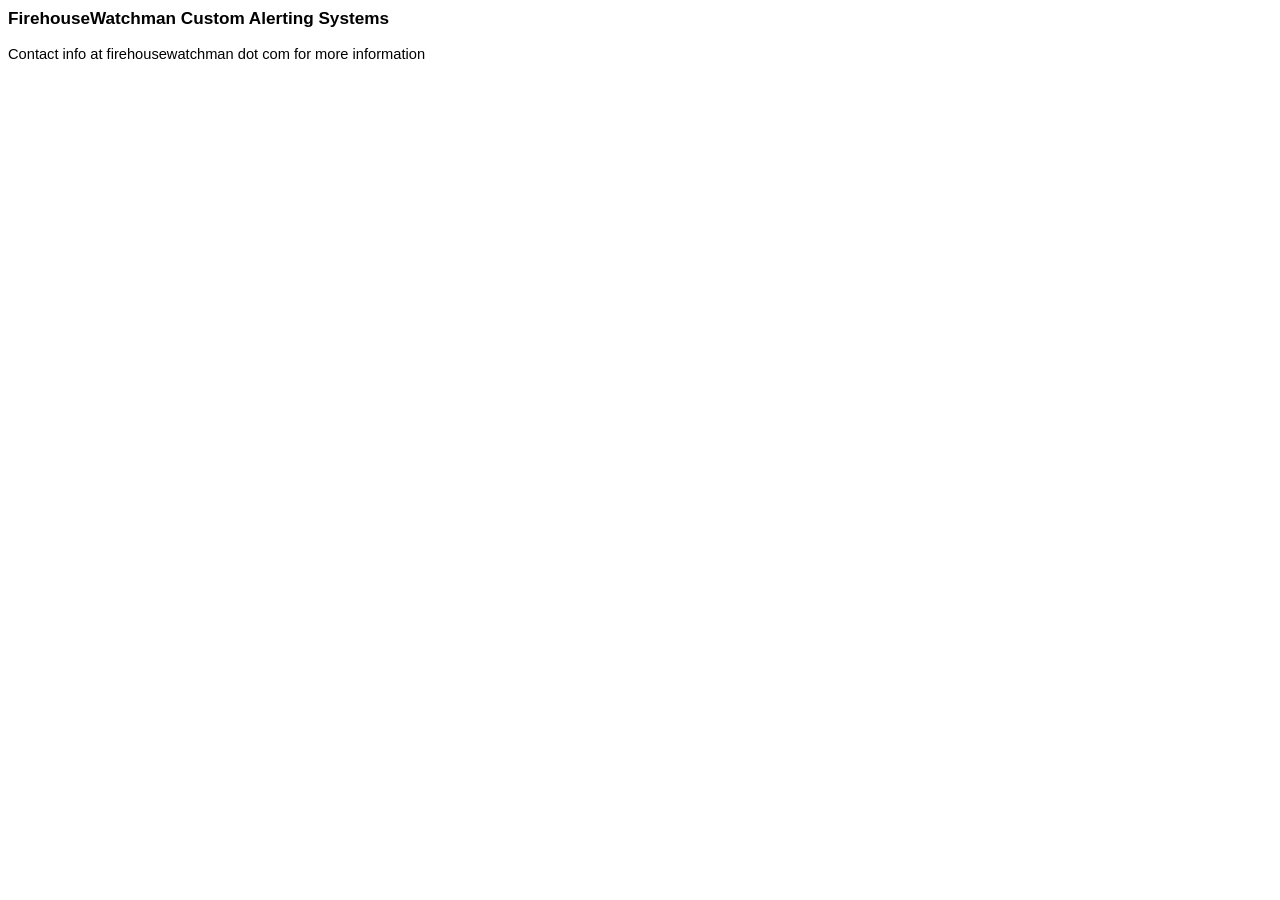
<file: Archive/firehousewatchman.com/index.htm>
<html>
<head>
<title>FirehouseWatchman : Custom Firehouse Alerting</title>
<style type="text/css">
body {
    font-family:Arial;
    font-size:11pt;
}
</style>
</head>
<body>
<h3>FirehouseWatchman Custom Alerting Systems</h3>
Contact info at firehousewatchman dot com for more information
</body>
</html>
</file>
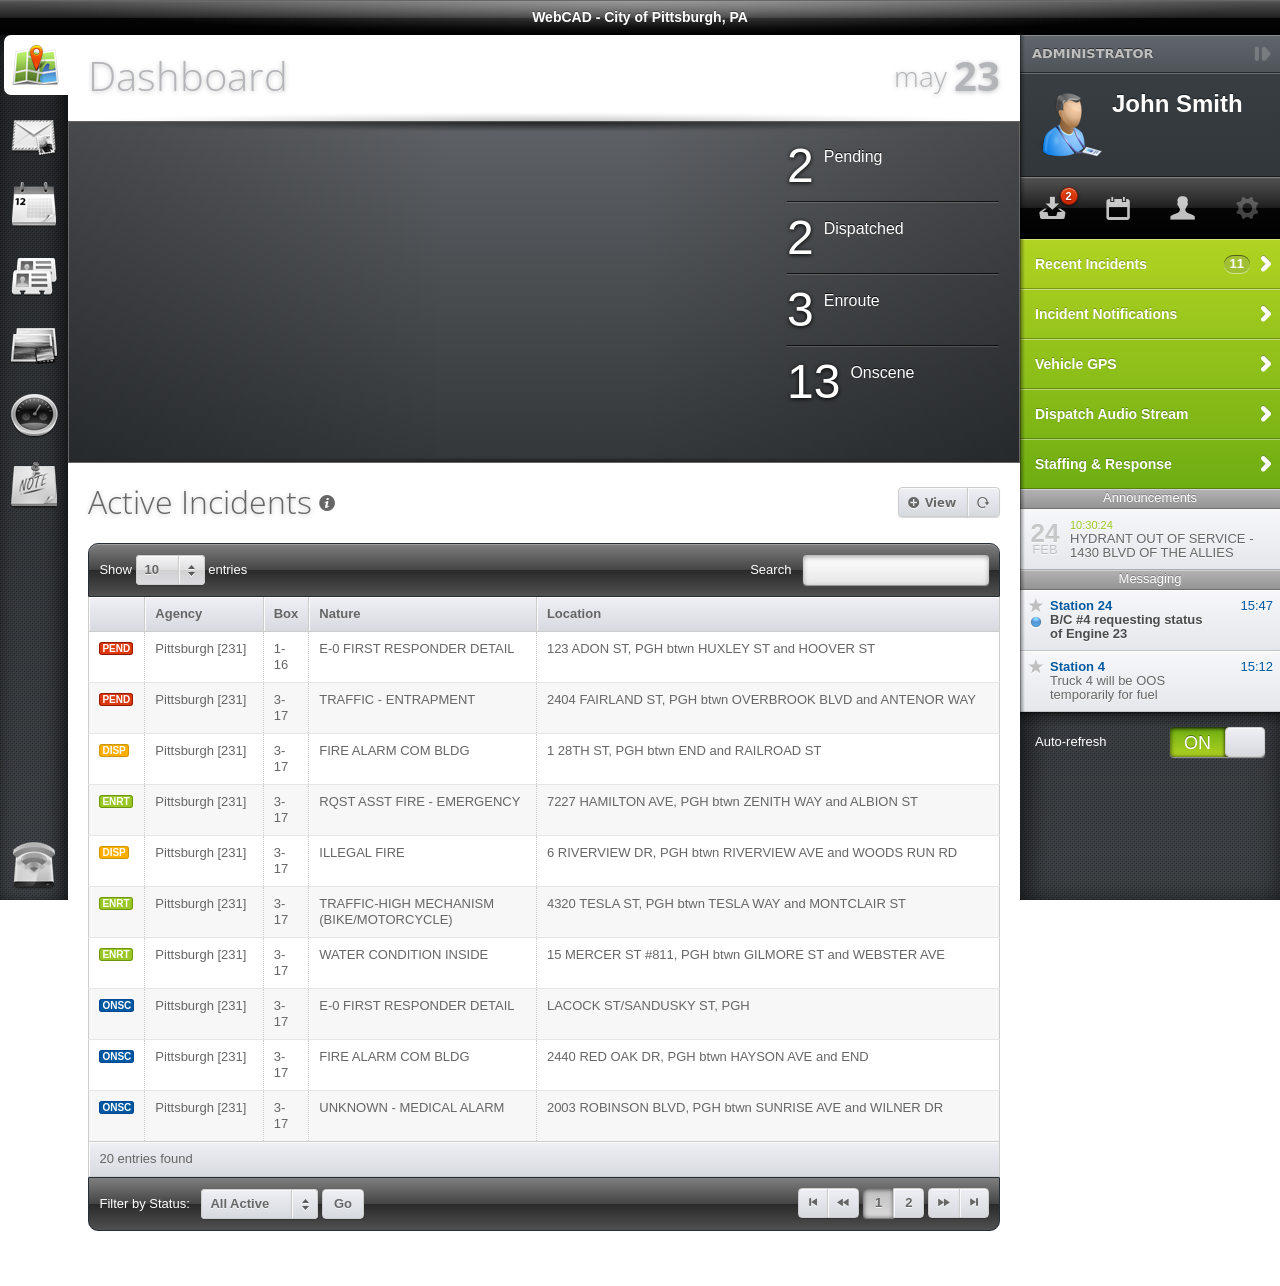
<file: WebCAD-GUI/html/index.html>
<!DOCTYPE html>

<!--[if IEMobile 7]><html class="no-js iem7 oldie"><![endif]-->
<!--[if (IE 7)&!(IEMobile)]><html class="no-js ie7 oldie" lang="en"><![endif]-->
<!--[if (IE 8)&!(IEMobile)]><html class="no-js ie8 oldie" lang="en"><![endif]-->
<!--[if (IE 9)&!(IEMobile)]><html class="no-js ie9" lang="en"><![endif]-->
<!--[if (gt IE 9)|(gt IEMobile 7)]><!--><html class="no-js" lang="en"><!--<![endif]-->

<head>
	<meta charset="utf-8">
	<meta http-equiv="X-UA-Compatible" content="IE=edge,chrome=1">

	<title>Firehouse Automation, LLC :: WebCAD Platform</title>
	<meta name="description" content="">
	<meta name="author" content="">

	<!-- http://davidbcalhoun.com/2010/viewport-metatag -->
	<meta name="HandheldFriendly" content="True">
	<meta name="MobileOptimized" content="320">

	<!-- http://www.kylejlarson.com/blog/2012/iphone-5-web-design/ -->
	<meta name="viewport" content="user-scalable=0, initial-scale=1.0">

	<!-- For all browsers -->
	<link rel="stylesheet" href="css/reset.css?v=1">
	<link rel="stylesheet" href="css/style.css?v=1">
	<link rel="stylesheet" href="css/colors.css?v=1">
	<link rel="stylesheet" media="print" href="css/print.css?v=1">
	<!-- For progressively larger displays -->
	<link rel="stylesheet" media="only all and (min-width: 480px)" href="css/480.css?v=1">
	<link rel="stylesheet" media="only all and (min-width: 768px)" href="css/768.css?v=1">
	<link rel="stylesheet" media="only all and (min-width: 992px)" href="css/992.css?v=1">
	<link rel="stylesheet" media="only all and (min-width: 1200px)" href="css/1200.css?v=1">
	<!-- For Retina displays -->
	<link rel="stylesheet" media="only all and (-webkit-min-device-pixel-ratio: 1.5), only screen and (-o-min-device-pixel-ratio: 3/2), only screen and (min-device-pixel-ratio: 1.5)" href="css/2x.css?v=1">

	<!-- Webfonts -->
	<link href='http://fonts.googleapis.com/css?family=Open+Sans:300' rel='stylesheet' type='text/css'>

	<!-- Additional styles -->
	<link rel="stylesheet" href="css/styles/agenda.css?v=1">
	<link rel="stylesheet" href="css/styles/dashboard.css?v=1">
	<link rel="stylesheet" href="css/styles/form.css?v=1">
	<link rel="stylesheet" href="css/styles/modal.css?v=1">
	<link rel="stylesheet" href="css/styles/progress-slider.css?v=1">
	<link rel="stylesheet" href="css/styles/switches.css?v=1">
	<link rel="stylesheet" href="css/styles/table.css?v=1">

	<!-- DataTables -->
	<link rel="stylesheet" href="js/libs/DataTables/jquery.dataTables.css?v=1">
	
	<!-- JavaScript at bottom except for Modernizr -->
	<script src="js/libs/modernizr.custom.js"></script>

<script type="text/javascript" src="http://maps.google.com/maps/api/js?sensor=false"></script>
<script type="text/javascript">
  google.maps.event.addDomListener(window, 'load', function() {
    var map = new google.maps.Map(document.getElementById('demo-chart'), {
    zoom: 11,
      center: new google.maps.LatLng(40.431404882045044, -79.9805005),
      mapTypeId: google.maps.MapTypeId.ROADMAP	
    });
    new google.maps.InfoWindow({
        content: '<small class="tag red-bg">PEND</small>&nbsp;&nbsp;<span style="font-size:14px;font-weight:bold;color:#000">[1-16] 123 Adon Street</span><div style="font-size:11px;color:#404040;margin-top:8px; ">E-0 FIRST RESPONDER DETAIL</div>',
        position: new google.maps.LatLng(40.45269681354039, -80.0620399),
      }).open(map, marker1);    

    var marker1 = new google.maps.Marker({
      map: map,
      position: new google.maps.LatLng(40.45269681354039, -80.0620399),
      title: '1224 Adon Street',
    });
   

    var marker2 = new google.maps.Marker({
      map: map,
      position: new google.maps.LatLng(40.38489026350797, -79.99346130000004)
    });


    var marker3 = new google.maps.Marker({
      map: map,
      position: new google.maps.LatLng(40.45820681354304, -79.97740169999997)
    });

    var marker4 = new google.maps.Marker({
      map: map,
      position: new google.maps.LatLng(40.4545680135413, -79.89605000000006)
    });
    var marker5 = new google.maps.Marker({
      map: map,
      position: new google.maps.LatLng(40.48422436355548, -80.01494415000002)
    });
    var marker6 = new google.maps.Marker({
      map: map,
      position: new google.maps.LatLng(40.42059901352505, -79.93661699999996)
    });
    var marker7 = new google.maps.Marker({
      map: map,
      position: new google.maps.LatLng(40.44404461353626, -79.9868788)
    });

    var marker8 = new google.maps.Marker({
      map: map,
      position: new google.maps.LatLng(40.44963957282777, -80.002589482016)
    });

    var marker9 = new google.maps.Marker({
      map: map,
      position: new google.maps.LatLng(40.4023050135163, -80.04917799999998)
    });

    var marker10 = new google.maps.Marker({
      map: map,
      position: new google.maps.LatLng(40.45130601353975, -79.86858000000001)
    });


    google.maps.event.addListener(marker1, 'click', onMarkerClick);
    google.maps.event.addListener(marker2, 'click', onMarkerClick);
    google.maps.event.addListener(marker3, 'click', onMarkerClick);
    google.maps.event.addListener(marker4, 'click', onMarkerClick);
    google.maps.event.addListener(marker5, 'click', onMarkerClick);
    google.maps.event.addListener(marker6, 'click', onMarkerClick);
    google.maps.event.addListener(marker7, 'click', onMarkerClick);
    google.maps.event.addListener(marker8, 'click', onMarkerClick);
    google.maps.event.addListener(marker9, 'click', onMarkerClick);
    google.maps.event.addListener(marker10, 'click', onMarkerClick);
  });
</script>

	<!-- For Modern Browsers -->
	<link rel="shortcut icon" href="img/favicons/favicon.png">
	<!-- For everything else -->
	<link rel="shortcut icon" href="img/favicons/favicon.ico">

	<!-- iOS web-app metas -->
	<meta name="apple-mobile-web-app-capable" content="yes">
	<meta name="apple-mobile-web-app-status-bar-style" content="black">

	<!-- iPhone ICON -->
	<link rel="apple-touch-icon" href="img/favicons/apple-touch-icon.png" sizes="57x57">
	<!-- iPad ICON -->
	<link rel="apple-touch-icon" href="img/favicons/apple-touch-icon-ipad.png" sizes="72x72">
	<!-- iPhone (Retina) ICON -->
	<link rel="apple-touch-icon" href="img/favicons/apple-touch-icon-retina.png" sizes="114x114">
	<!-- iPad (Retina) ICON -->
	<link rel="apple-touch-icon" href="img/favicons/apple-touch-icon-ipad-retina.png" sizes="144x144">

	<!-- iPhone SPLASHSCREEN (320x460) -->
	<link rel="apple-touch-startup-image" href="img/splash/iphone.png" media="(device-width: 320px)">
	<!-- iPhone (Retina) SPLASHSCREEN (640x960) -->
	<link rel="apple-touch-startup-image" href="img/splash/iphone-retina.png" media="(device-width: 320px) and (-webkit-device-pixel-ratio: 2)">
	<!-- iPhone 5 SPLASHSCREEN (640×1096) -->
	<link rel="apple-touch-startup-image" href="img/splash/iphone5.png" media="(device-height: 568px) and (-webkit-device-pixel-ratio: 2)">
	<!-- iPad (portrait) SPLASHSCREEN (748x1024) -->
	<link rel="apple-touch-startup-image" href="img/splash/ipad-portrait.png" media="(device-width: 768px) and (orientation: portrait)">
	<!-- iPad (landscape) SPLASHSCREEN (768x1004) -->
	<link rel="apple-touch-startup-image" href="img/splash/ipad-landscape.png" media="(device-width: 768px) and (orientation: landscape)">
	<!-- iPad (Retina, portrait) SPLASHSCREEN (2048x1496) -->
	<link rel="apple-touch-startup-image" href="img/ipad-portrait-retina.png" media="(device-width: 1536px) and (orientation: portrait) and (-webkit-min-device-pixel-ratio: 2)">
	<!-- iPad (Retina, landscape) SPLASHSCREEN (1536x2008) -->
	<link rel="apple-touch-startup-image" href="img/ipad-landscape-retina.png" media="(device-width: 1536px)  and (orientation: landscape) and (-webkit-min-device-pixel-ratio: 2)">

	<!-- Microsoft clear type rendering -->
	<meta http-equiv="cleartype" content="on">

	<!-- IE9 Pinned Sites: http://msdn.microsoft.com/en-us/library/gg131029.aspx -->
	<meta name="application-name" content="Developr Admin Skin">
	<meta name="msapplication-tooltip" content="Cross-platform admin template.">
	<meta name="msapplication-starturl" content="http://www.display-inline.fr/demo/developr">
	<!-- These custom tasks are examples, you need to edit them to show actual pages -->
	<meta name="msapplication-task" content="name=Agenda;action-uri=http://www.display-inline.fr/demo/developr/agenda.html;icon-uri=http://www.display-inline.fr/demo/developr/img/favicons/favicon.ico">
	<meta name="msapplication-task" content="name=My profile;action-uri=http://www.display-inline.fr/demo/developr/profile.html;icon-uri=http://www.display-inline.fr/demo/developr/img/favicons/favicon.ico">
</head>

<body class="clearfix with-menu with-shortcuts">

	<!-- Prompt IE 6 users to install Chrome Frame -->
	<!--[if lt IE 7]><p class="message red-gradient simpler">Your browser is <em>ancient!</em> <a href="http://browsehappy.com/">Upgrade to a different browser</a> or <a href="http://www.google.com/chromeframe/?redirect=true">install Google Chrome Frame</a> to experience this site.</p><![endif]-->

	<!-- Title bar -->
	<header role="banner" id="title-bar">
		<h2>WebCAD - City of Pittsburgh, PA</h2>
	</header>

	<!-- Button to open/hide menu -->
	<a href="#" id="open-menu"><span>Menu</span></a>

	<!-- Button to open/hide shortcuts -->
	<a href="#" id="open-shortcuts"><span class="icon-thumbs"></span></a>

	<!-- Main content -->
	<section role="main" id="main">

		<noscript class="message black-gradient simpler">Your browser does not support JavaScript! Some features won't work as expected...</noscript>

		<hgroup id="main-title" class="thin">
			<h1>Dashboard</h1>
			<h2>may <strong>23</strong></h2>
		</hgroup>

		<div class="dashboard">

			<div class="columns">

				<div class="nine-columns twelve-columns-mobile" id="demo-chart" style="height:300px;">
				
					<!-- This div will hold the chart generated in the footer -->
				</div>

				<div class="three-columns twelve-columns-mobile new-row-mobile">
					<ul class="stats split-on-mobile">
						<li>
							<strong>2</strong> Pending<div >&nbsp;</div>
						</li>
						<li>
							<strong>2</strong> Dispatched<div >&nbsp;</div>
						</li>
						<li>
							<strong>3</strong> Enroute<div >&nbsp;</div>
						</li>
						<li>
							<strong>13</strong> Onscene<div >&nbsp;</div>
						</li>
					</ul>
				</div>

			</div>

		</div>

		<div class="with-padding">

			<div class="columns">

				<div class="twelve-columns six-columns-tablet twelve-columns-mobile">

					<h2 class="relative thin">
						Active Incidents
						<span class="info-spot">
							<span class="icon-info-round"></span>
							<span class="info-bubble">
								This is an information bubble to help the user.
							</span>
						</span>
						<span class="button-group absolute-right">
							<a href="javascript:openModal()" title="Add user" class="button icon-plus-round">&nbsp;View</a>
							<a href="javascript:openLoadingModal()" title="Reload list" class="button icon-redo"></a>
						</span>
					</h2>

					<div >			
			
						<div class="table-header button-height anthracite-gradient glossy">
							<div class="float-right">
								Search&nbsp;<input type="text" name="table_search" id="table_search" value="" class="input mid-margin-left">
							</div>
			
							Show&nbsp;<select name="range" class="select  glossy">
								<option value="1" selected="selected">10</option>
								<option value="2">20</option>
								<option value="3">40</option>
								<option value="4">100</option>
							</select> entries
						</div>			
			
						<table class="table responsive-table" id="sorting-advanced">
			
							<thead>
								<tr>
									<th scope="col" width="5%"></th>
									<th scope="col" width="13%">Agency</th>
									<th scope="col" width="5%" class="hide-on-mobile">Box</th>
									<th scope="col" width="25%" class="hide-on-mobile-portrait">Nature</th>
									<th scope="col">Location</th>
								</tr>
							</thead>
			
							<tfoot>
								<tr>
									<td colspan="6">
										20 entries found
									</td>
								</tr>
							</tfoot>
			
							<tbody>
								<tr>
									<th><small class="tag red-bg">PEND</small></th>
									<td>Pittsburgh [231]</td>
									<td>1-16</td>
									<td>E-0 FIRST RESPONDER DETAIL</td>
									<td>123 ADON ST, PGH btwn HUXLEY ST and HOOVER ST</td>
								</tr>
								<tr>
									<th><small class="tag red-bg">PEND</small></th>
									<td>Pittsburgh [231]</td>
									<td>3-17</td>
									<td>TRAFFIC - ENTRAPMENT</td>
									<td>2404 FAIRLAND ST, PGH btwn OVERBROOK BLVD and ANTENOR WAY</td>
								</tr>
								<tr>
									<th><small class="tag orange-bg">DISP</small></th>
									<td>Pittsburgh [231]</td>
									<td>3-17</td>
									<td>FIRE ALARM COM BLDG</td>
									<td>1 28TH ST, PGH btwn END and RAILROAD ST</td>
								</tr>
								<tr>
									<th><small class="tag green-bg">ENRT</small></th>
									<td>Pittsburgh [231]</td>
									<td>3-17</td>
									<td>RQST ASST FIRE - EMERGENCY</td>
									<td>7227 HAMILTON AVE, PGH btwn ZENITH WAY and ALBION ST</td>
								</tr>
								<tr>
									<th><small class="tag orange-bg">DISP</small></th>
									<td>Pittsburgh [231]</td>
									<td>3-17</td>
									<td>ILLEGAL FIRE</td>
									<td>6 RIVERVIEW DR, PGH btwn RIVERVIEW AVE and WOODS RUN RD</td>
								</tr>
								<tr>
									<th><small class="tag green-bg">ENRT</small></th>
									<td>Pittsburgh [231]</td>
									<td>3-17</td>
									<td>TRAFFIC-HIGH MECHANISM (BIKE/MOTORCYCLE)</td>
									<td>4320 TESLA ST, PGH btwn TESLA WAY and MONTCLAIR ST</td>
								</tr>
								<tr>
									<th><small class="tag green-bg">ENRT</small></th>
									<td>Pittsburgh [231]</td>
									<td>3-17</td>
									<td>WATER CONDITION INSIDE</td>
									<td>15 MERCER ST #811, PGH btwn GILMORE ST and WEBSTER AVE</td>
								</tr>
								<tr>
									<th><small class="tag ">ONSC</small></th>
									<td>Pittsburgh [231]</td>
									<td>3-17</td>
									<td>E-0 FIRST RESPONDER DETAIL</td>
									<td>LACOCK ST/SANDUSKY ST, PGH</td>
								</tr>
								<tr>
									<th><small class="tag ">ONSC</small></th>
									<td>Pittsburgh [231]</td>
									<td>3-17</td>
									<td>FIRE ALARM COM BLDG</td>
									<td>2440 RED OAK DR, PGH btwn HAYSON AVE and END</td>
								</tr>
								<tr>
									<th><small class="tag ">ONSC</small></th>
									<td>Pittsburgh [231]</td>
									<td>3-17</td>
									<td>UNKNOWN - MEDICAL ALARM </td>
									<td>2003 ROBINSON BLVD, PGH btwn SUNRISE AVE and WILNER DR</td>
								</tr>
							</tbody>
			
						</table>		
						
						<form method="post" action="" class="table-footer button-height large-margin-bottom anthracite-gradient glossy">
							<div class="float-right">
								<div class="button-group">
									<a href="#" title="First page" class="button "><span class="icon-previous"></span></a>
									<a href="#" title="Previous page" class="button "><span class="icon-backward"></span></a>
								</div>
			 
								<div class="button-group">
									<a href="#" title="Page 1" class="button active">1</a>
									<a href="#" title="Page 2" class="button ">2</a>
								</div>
			
								<div class="button-group">
									<a href="#" title="Next page" class="button "><span class="icon-forward"></span></a>
									<a href="#" title="Last page" class="button "><span class="icon-next"></span></a>
								</div>
							</div>
			
							Filter by Status:
							<select name="select90" class="select  mid-margin-left">
								<option value="-1">All Active</option>
								<option value="0">Pending</option>
								<option value="1">Dispatched</option>
								<option value="2">Enroute</option>
								<option value="3">Onscene</option>
								<option value="4">Closed</option>
							</select>
							<button type="submit" class="button ">Go</button>
						</form>						
									
					</div>

				</div>

				

			</div>

		</div>

	</section>
	<!-- End main content -->

	<!-- Side tabs shortcuts -->
	<ul id="shortcuts" role="complementary" class="children-tooltip tooltip-right">
		<li class="current"><a href="./" class="shortcut-dashboard" title="Dashboard">Dashboard</a></li>
		<li><a href="inbox.html" class="shortcut-messages" title="Messages">Messages</a></li>
		<li><a href="agenda.html" class="shortcut-agenda" title="Agenda">Agenda</a></li>
		<li><a href="tables.html" class="shortcut-contacts" title="Contacts">Contacts</a></li>
		<li><a href="explorer.html" class="shortcut-medias" title="Medias">Medias</a></li>
		<li><a href="sliders.html" class="shortcut-stats" title="Stats">Stats</a></li>
		<li class="at-bottom"><a href="form.html" class="shortcut-settings" title="Settings">Settings</a></li>
		<li><span class="shortcut-notes" title="Notes">Notes</span></li>
	</ul>

	<!-- Side tabs shortcuts with legends under the icons -->
	<!-- <ul id="shortcuts" role="complementary" class="children-tooltip tooltip-right with-legend">
		<li class="current"><a href="./" class="shortcut-dashboard" title="Dashboard"><span class="shortcut-legend">Dashboard</span></a></li>
		<li><a href="inbox.html" class="shortcut-messages" title="Messages"><span class="shortcut-legend">Messages</span></a></li>
		<li><a href="agenda.html" class="shortcut-agenda" title="Agenda"><span class="shortcut-legend">Agenda</span></a></li>
		<li><a href="tables.html" class="shortcut-contacts" title="Contacts"><span class="shortcut-legend">Contacts</span></a></li>
		<li><a href="explorer.html" class="shortcut-medias" title="Medias"><span class="shortcut-legend">Medias</span></a></li>
		<li><a href="sliders.html" class="shortcut-stats" title="Stats"><span class="shortcut-legend">Stats</span></a></li>
		<li class="at-bottom"><a href="form.html" class="shortcut-settings" title="Settings"><span class="shortcut-legend">Settings</span></a></li>
		<li><span class="shortcut-notes" title="Notes"><span class="shortcut-legend">Notes</span></span></li>
	</ul> -->

	<!-- Sidebar/drop-down menu -->
	<section id="menu" role="complementary">

		<!-- This wrapper is used by several responsive layouts -->
		<div id="menu-content">

			<header>
				Administrator
			</header>

			<div id="profile">
				<img src="img/user.png" width="64" height="64" alt="User name" class="user-icon">
				<span class="name"><b>John Smith</b></span>
			</div>

			<!-- By default, this section is made for 4 icons, see the doc to learn how to change this, in "basic markup explained" -->
			<ul id="access" class="children-tooltip">
				<li><a href="inbox.html" title="Messages"><span class="icon-inbox"></span><span class="count">2</span></a></li>
				<li><a href="calendars.html" title="Calendar"><span class="icon-calendar"></span></a></li>
				<li><a href="login.html" title="Profile"><span class="icon-user"></span></a></li>
				<li class="disabled"><span class="icon-gear"></span></li>
			</ul>

			<section class="navigable">
				<ul class="big-menu">
					<li class="with-right-arrow">
						<span><span class="list-count">11</span>Recent Incidents</span>
						<ul class="big-menu">
							<li><a href="typography.html">Typography</a></li>
							<li><a href="columns.html">Columns</a></li>
							<li><a href="tables.html">Tables</a></li>
							<li><a href="colors.html">Colors &amp; backgrounds</a></li>
							<li><a href="icons.html">Icons</a></li>
							<li><a href="files.html">Files &amp; Gallery</a></li>
							<li class="with-right-arrow">
								<span><span class="list-count">4</span>Forms &amp; buttons</span>
								<ul class="big-menu">
									<li><a href="buttons.html">Buttons</a></li>
									<li><a href="form.html">Form elements</a></li>
									<li><a href="textareas.html">Textareas &amp; WYSIWYG</a></li>
									<li><a href="form-layouts.html">Form layouts</a></li>
									<li><a href="wizard.html">Wizard</a></li>
								</ul>
							</li>
							<li class="with-right-arrow">
								<span><span class="list-count">2</span>Agenda &amp; Calendars</span>
								<ul class="big-menu">
									<li><a href="agenda.html">Agenda</a></li>
									<li><a href="calendars.html">Calendars</a></li>
								</ul>
							</li>
							<li><a href="blocks.html">Blocks &amp; infos</a></li>
						</ul>
					</li>
					<li class="with-right-arrow">
						<span>Incident Notifications</span>
						<ul class="big-menu">
							<li><a href="auto-setup.html">Automatic setup</a></li>
							<li><a href="responsive.html">Responsiveness</a></li>
							<li><a href="tabs.html">Tabs</a></li>
							<li><a href="sliders.html">Slider &amp; progress</a></li>
							<li><a href="modals.html">Modal windows</a></li>
							<li class="with-right-arrow">
								<span><span class="list-count">3</span>Messages &amp; notifications</span>
								<ul class="big-menu">
									<li><a href="messages.html">Messages</a></li>
									<li><a href="notifications.html">Notifications</a></li>
									<li><a href="tooltips.html">Tooltips</a></li>
								</ul>
							</li>
						</ul>
					</li>
					<li class="with-right-arrow">
						<a href="ajax-demo/submenu.html" class="navigable-ajax" title="Menu title">Vehicle GPS</a>
					</li>
					<li class="with-right-arrow">
						<a href="ajax-demo/submenu.html" class="navigable-ajax" title="Menu title">Dispatch Audio Stream</a>
					</li>
					<li class="with-right-arrow">
						<a href="ajax-demo/submenu.html" class="navigable-ajax" title="Menu title">Staffing & Response</a>
					</li>										
				</ul>
			</section>

			<ul class="unstyled-list">
				<li class="title-menu">Announcements</li>
				<li>
					<ul class="calendar-menu">
						<li>
							<a href="#" title="See event">
								<time datetime="2011-02-24"><b>24</b> Feb</time>
								<small class="green">10:30:24</small>
								HYDRANT OUT OF SERVICE - 1430 BLVD OF THE ALLIES
							</a>
						</li>
					</ul>
				</li>
				<li class="title-menu">Messaging</li>
				<li>
					<ul class="message-menu">

						<li>
							<a href="#" title="Read message">
								<span class="message-status">
									<span class="unstarred">Not starred</span>
									<span class="new-message">New</span>
								</span>
								<span class="message-info">
									<span class="blue">15:47</span>
								</span>
								<strong class="blue">Station 24</strong><br>
								<strong>B/C #4 requesting status of Engine 23</strong>
							</a>
						</li>
						<li>
							<span class="message-status">
								<span class="unstarred">Not starred</span>
							</span>
							<span class="message-info">
								<span class="blue">15:12</span>
							</span>
							<strong class="blue">Station 4</strong><br>
							Truck 4 will be OOS temporarily for fuel
						</li>
					</ul>
				</li>
			</ul>

		</div>
		<!-- End content wrapper -->

		<!-- This is optional -->
		<footer id="menu-footer">
			<p class="button-height">
				<input type="checkbox" name="auto-refresh" id="auto-refresh" checked="checked" class="switch float-right">
				<label for="auto-refresh">Auto-refresh</label>
			</p>
		</footer>

	</section>
	<!-- End sidebar/drop-down menu -->

	<!-- JavaScript at the bottom for fast page loading -->

	<!-- Scripts -->
	<script src="js/libs/jquery-1.9.1.min.js"></script>
	<script src="js/setup.js"></script>

	<!-- Template functions -->
	<script src="js/developr.input.js"></script>
	<script src="js/developr.message.js"></script>
	<script src="js/developr.modal.js"></script>
	<script src="js/developr.navigable.js"></script>
	<script src="js/developr.notify.js"></script>
	<script src="js/developr.scroll.js"></script>
	<script src="js/developr.progress-slider.js"></script>
	<script src="js/developr.tooltip.js"></script>
	<script src="js/developr.confirm.js"></script>
	<script src="js/developr.agenda.js"></script>
	<script src="js/developr.tabs.js"></script>		<!-- Must be loaded last -->

	<!-- Tinycon -->
	<script src="js/libs/tinycon.min.js"></script>

	<script>

		// Call template init (optional, but faster if called manually)
		$.template.init();

		// Favicon count
		Tinycon.setBubble(2);

		// If the browser support the Notification API, ask user for permission (with a little delay)
		if (notify.hasNotificationAPI() && !notify.isNotificationPermissionSet())
		{
			setTimeout(function()
			{
				notify.showNotificationPermission('Your browser supports desktop notification, click here to enable them.', function()
				{
					// Confirmation message
					if (notify.hasNotificationPermission())
					{
						notify('Notifications API enabled!', 'You can now see notifications even when the application is in background', {
							icon: 'img/demo/icon.png',
							system: true
						});
					}
					else
					{
						notify('Notifications API disabled!', 'Desktop notifications will not be used.', {
							icon: 'img/demo/icon.png'
						});
					}
				});

			}, 2000);
		}

		/*
		 * Handling of 'other actions' menu
		 */

		var otherActions = $('#otherActions'),
			current = false;

		// Other actions
		$('.list .button-group a:nth-child(2)').menuTooltip('Loading...', {

			classes: ['with-mid-padding'],
			ajax: 'ajax-demo/tooltip-content.html',

			onShow: function(target)
			{
				// Remove auto-hide class
				target.parent().removeClass('show-on-parent-hover');
			},

			onRemove: function(target)
			{
				// Restore auto-hide class
				target.parent().addClass('show-on-parent-hover');
			}
		});

		// Delete button
		$('.list .button-group a:last-child').data('confirm-options', {

			onShow: function()
			{
				// Remove auto-hide class
				$(this).parent().removeClass('show-on-parent-hover');
			},

			onConfirm: function()
			{
				// Remove element
				$(this).closest('li').fadeAndRemove();

				// Prevent default link behavior
				return false;
			},

			onRemove: function()
			{
				// Restore auto-hide class
				$(this).parent().addClass('show-on-parent-hover');
			}

		});

		// Demo modal
		function openModal()
		{
			$.modal({
				content: '<p>This is an example of modal window. You can open several at the same time (click links below!), move them and resize them.</p>'+
						  '<p>The plugin provides several other functions to control them, try below:</p>'+
						  '<ul class="simple-list with-icon">'+
						  '    <li><a href="javascript:void(0)" onclick="openModal()">Open new blocking modal</a></li>'+
						  '    <li><a href="javascript:void(0)" onclick="$.modal.alert(\'This is a non-blocking modal, you can switch between me and the other modal\', { blocker: false })">Open non-blocking modal</a></li>'+
						  '    <li><a href="javascript:void(0)" onclick="$(this).getModalWindow().setModalTitle(\'\')">Remove title</a></li>'+
						  '    <li><a href="javascript:void(0)" onclick="$(this).getModalWindow().setModalTitle(\'New title\')">Change title</a></li>'+
						  '    <li><a href="javascript:void(0)" onclick="$(this).getModalWindow().loadModalContent(\'ajax-demo/auto-setup.html\')">Load Ajax content</a></li>'+
						  '</ul>',
				title: 'Example modal window',
				width: 300,
				scrolling: false,
				actions: {
					'Close' : {
						color: 'red',
						click: function(win) { win.closeModal(); }
					},
					'Center' : {
						color: 'green',
						click: function(win) { win.centerModal(true); }
					},
					'Refresh' : {
						color: 'blue',
						click: function(win) { win.closeModal(); }
					},
					'Abort' : {
						color: 'orange',
						click: function(win) { win.closeModal(); }
					}
				},
				buttons: {
					'Close': {
						classes:	'huge blue-gradient glossy full-width',
						click:		function(win) { win.closeModal(); }
					}
				},
				buttonsLowPadding: true
			});
		};

		// Demo alert
		function openAlert()
		{
			$.modal.alert('This is an alert message', {
				buttons: {
					'Thanks, captain obvious': {
						classes:	'huge blue-gradient glossy full-width',
						click:		function(win) { win.closeModal(); }
					}
				}
			});
		};

		// Demo prompt
		function openPrompt()
		{
			var cancelled = false;

			$.modal.prompt('Please enter a value between 5 and 10:', function(value)
			{
				value = parseInt(value);
				if (isNaN(value) || value < 5 || value > 10)
				{
					$(this).getModalContentBlock().message('Please enter a correct value', { append: false, classes: ['red-gradient'] });
					return false;
				}

				$.modal.alert('Value: <strong>'+value+'</strong>');

			}, function()
			{
				if (!cancelled)
				{
					$.modal.alert('Oh, come on....');
					cancelled = true;
					return false;
				}
			});
		};

		// Demo confirm
		function openConfirm()
		{
			$.modal.confirm('Challenge accepted?', function()
			{
				$.modal.alert('Me gusta!');

			}, function()
			{
				$.modal.alert('Meh.');
			});
		};

		/*
		 * Agenda scrolling
		 * This example shows how to remotely control an agenda. most of the time, the built-in controls
		 * using headers work just fine
		 */

			// Days
		var daysName = ['Sunday', 'Monday', 'Tuesday', 'Wednesday', 'Thursday', 'Friday', 'Saturday'],

			// Name display
			agendaDay = $('#agenda-day'),

			// Agenda scrolling
			agenda = $('#agenda').scrollAgenda({
				first: 2,
				onRangeChange: function(start, end)
				{
					if (start != end)
					{
						agendaDay.text(daysName[start].substr(0, 3)+' - '+daysName[end].substr(0, 3));
					}
					else
					{
						agendaDay.text(daysName[start]);
					}
				}
			});

		// Remote controls
		$('#agenda-previous').click(function(event)
		{
			event.preventDefault();
			agenda.scrollAgendaToPrevious();
		});
		$('#agenda-today').click(function(event)
		{
			event.preventDefault();
			agenda.scrollAgendaFirstColumn(2);
		});
		$('#agenda-next').click(function(event)
		{
			event.preventDefault();
			agenda.scrollAgendaToNext();
		});

		// Demo loading modal
		function openLoadingModal()
		{
			var timeout;

			$.modal({
				contentAlign: 'center',
				width: 240,
				title: 'Loading',
				content: '<div style="line-height: 25px; padding: 0 0 10px"><span id="modal-status">Contacting server...</span><br><span id="modal-progress">0%</span></div>',
				buttons: {},
				scrolling: false,
				actions: {
					'Cancel': {
						color:	'red',
						click:	function(win) { win.closeModal(); }
					}
				},
				onOpen: function()
				{
						// Progress bar
					var progress = $('#modal-progress').progress(100, {
							size: 200,
							style: 'large',
							barClasses: ['anthracite-gradient', 'glossy'],
							stripes: true,
							darkStripes: false,
							showValue: false
						}),

						// Loading state
						loaded = 0,

						// Window
						win = $(this),

						// Status text
						status = $('#modal-status'),

						// Function to simulate loading
						simulateLoading = function()
						{
							++loaded;
							progress.setProgressValue(loaded+'%', true);
							if (loaded === 100)
							{
								progress.hideProgressStripes().changeProgressBarColor('green-gradient');
								status.text('Done!');
								/*win.getModalContentBlock().message('Content loaded!', {
									classes: ['green-gradient', 'align-center'],
									arrow: 'bottom'
								});*/
								setTimeout(function() { win.closeModal(); }, 1500);
							}
							else
							{
								if (loaded === 1)
								{
									status.text('Loading data...');
									progress.changeProgressBarColor('blue-gradient');
								}
								else if (loaded === 25)
								{
									status.text('Loading assets (1/3)...');
								}
								else if (loaded === 45)
								{
									status.text('Loading assets (2/3)...');
								}
								else if (loaded === 85)
								{
									status.text('Loading assets (3/3)...');
								}
								else if (loaded === 92)
								{
									status.text('Initializing...');
								}
								timeout = setTimeout(simulateLoading, 50);
							}
						};

					// Start
					timeout = setTimeout(simulateLoading, 2000);
				},
				onClose: function()
				{
					// Stop simulated loading if needed
					clearTimeout(timeout);
				}
			});
		};

	</script>

	
</body>
</html>
</file>
<file: WebCAD-GUI/html/css/style.css>
/**
 *
 * '||''|.                            '||
 *  ||   ||    ....  .... ...   ....   ||    ...   ... ...  ... ..
 *  ||    || .|...||  '|.  |  .|...||  ||  .|  '|.  ||'  ||  ||' ''
 *  ||    || ||        '|.|   ||       ||  ||   ||  ||    |  ||
 * .||...|'   '|...'    '|     '|...' .||.  '|..|'  ||...'  .||.
 *                                                  ||
 * --------------- By Display:inline ------------- '''' -----------
 *
 * Base stylesheet
 *
 * Content:
 * 1. Global
 * 2. Basic elements/styles
 * 3. Typography
 * 4. Utility classes
 * 5. Generic shadows
 * 6. Generic bevel/emboss/gloss styles
 * 7. Generic effects
 * 8. Columns
 * 9. Lists & tags
 * 10. List arrows, count & sort handle
 * 11. Block arrows
 * 12. Generic elements
 * 13. Icons
 * 14. Main layout elements
 * 15. Menus styles
 * 16. Custom scrollbars
 * 17. Buttons
 * 18. Loaders
 * 19. Messages
 * 20. Tabs
 * 21. Notifications
 * 22. Tooltips
 * 23. Extra stuff
 */

/**
 * Z-index hierachy guide :
 *
 * Main elements
 * -------------
 * 1 : shortcuts (tablet and desktop) & menu (desktop)
 * 2 : main content
 * 3 : title bar
 * 4 : Menu opener
 * 5 : Shortcuts opener
 * 99 : shortcuts (mobile) & menu (mobile and tablet)
 *
 * Other styles
 * -------------
 * 88, 89 or 90 : Positioned elements at normal level
 * 98 or 99 : Positioned for menus, drop-down menus
 * 100 : Elements over drop-down menus
 * 1000 : Dragged elements
 * 999000 : scrollbars
 * 999100 : tooltips
 * 999200 : open selects
 * 999300 : modal windows
 * 999400 : notifications
 * 999500 : tooltips over modals and notifications
 * 999600 : open selects over modals and notifications
 */

/********************************************************/
/*                       1. Global                      */
/********************************************************/

html {
	-webkit-tap-highlight-color: rgba(0,0,0,0);
	tap-highlight-color: rgba(0,0,0,0);
	background: white;
}
body, button, input, textarea {
	font-family: Arial, Helvetica, sans-serif;
	font-size: 13px;
	line-height: 16px;
	color: #666666;
}


/********************************************************/
/*               2. Basic elements/styles               */
/********************************************************/

p, ul, ol, dl {
	margin-bottom: 16px;
	}
	ul.no-bullets,
	ul.unstyled-list {
		list-style-type: none;
		margin-left: 0;
		}
		ul.unstyled-list {
			margin-bottom: 0;
		}
p:last-child,
ul:last-child,
ol:last-child,
dl:last-child,
fieldset:last-child,
.fieldset:last-child {
	margin-bottom: 0;
	}
	/* IE7 */
	p.last-child,
	ul.last-child,
	ol.last-child {
		margin-bottom: 0;
	}
ol > li {
	margin-top: 10px;
	}
	ol > li:first-child {
		margin-top: 0;
	}
a {
	text-decoration: none;
	}
	a:hover {
		color: #0099ff;
	}
small, .small {
	font-size: 11px;
	line-height: 13px;
	color: #999999;
	}
	small.input-info,
	.small.input-info {
		font-size: 10px;
		font-weight: bold;
		text-transform: uppercase;
	}
.strong {
	font-weight: bold;
}
iframe {
	display: block;
}
.js noscript {
	display: none;
}


/********************************************************/
/*                    3. Typography                     */
/********************************************************/

h1, h2 {
	padding: 0;
	-webkit-text-shadow: 0 1px 5px rgba(0, 0, 0, 0.25);
	-moz-text-shadow: 0 1px 5px rgba(0, 0, 0, 0.25);
	text-shadow: 0 1px 5px rgba(0, 0, 0, 0.25);
	}
	h1 {
		font-size: 30px;
		line-height: 36px;
		margin-bottom: 26px;
	}
	h2 {
		font-size: 24px;
		line-height: 28px;
		margin: 32px 0 22px;
	}
h3 {
	font-size: 21px;
	line-height: 25px;
	margin: 30px 0 20px;
}
h4 {
	font-size: 16px;
	line-height: 19px;
	margin: 25px 0 15px;
}
h5 {
	margin: 20px 0 10px;
}
h6 {
	font-size: 11px;
	text-transform: uppercase;
}
h2:first-child,
h3:first-child,
h4:first-child,
h5:first-child,
h6:first-child {
	margin-top: 0;
}

.thin,
.thin h1,
.thin h2,
.thin h3,
.thin h4,
.thin h5,
.thin h6 {
	font-weight: 300;
	font-family: 'Open Sans', sans-serif;
}

.underline {
	padding-bottom: 0.15em;
	border-bottom: 1px solid;
}

/* Text styles */
.big-text {
	font-size: 18px;
	line-height: 24px;
}
.intro {
	font-style: italic;
	color: #afafaf;
}

/* Box styling */
.left-border {
	border-left: 2px solid;
	padding-left: 10px;
}
.right-border {
	border-right: 2px solid;
	padding-right: 10px;
	text-align: right;
}
.wrapped {
	display: block;
	border-width: 1px;
	border-style: solid;
	padding: 10px;
	-webkit-border-radius: 7px;
	-moz-border-radius: 7px;
	border-radius: 7px;
}
.boxed {
	display: block;
	padding: 16px;
}


/********************************************************/
/*                  4. Utility classes                  */
/********************************************************/

/* Align */
.align-left		{ text-align: left; }
.align-center	{ text-align: center; }
.align-right	{ text-align: right; }

/* Floating elements */
.float-left		{ float: left; }
.float-right	{ float: right; }
.clear-left		{ clear: left; }
.clear-right	{ clear: right; }
.clear-both		{ clear: both; }

/* Padding */
.with-padding			{ padding: 20px !important; }
.with-mid-padding		{ padding: 10px !important; }
.with-small-padding		{ padding: 5px !important; }
.no-padding				{ padding: 0 !important; }

/* Margins */
.large-margin-top		{ margin-top: 30px !important; }
.margin-top				{ margin-top: 16px !important; }
.mid-margin-top			{ margin-top: 8px !important; }
.small-margin-top		{ margin-top: 4px !important; }
.no-margin-top			{ margin-top: 0 !important; }
.large-margin-right		{ margin-right: 30px !important; }
.margin-right			{ margin-right: 16px !important; }
.mid-margin-right		{ margin-right: 8px !important; }
.small-margin-right		{ margin-right: 4px !important; }
.no-margin-right		{ margin-right: 0 !important; }
.large-margin-left		{ margin-left: 30px !important; }
.margin-left			{ margin-left: 16px !important; }
.mid-margin-left		{ margin-left: 8px !important; }
.small-margin-left		{ margin-left: 4px !important; }
.no-margin-left			{ margin-left: 0 !important; }
.large-margin-bottom	{ margin-bottom: 30px !important; }
.margin-bottom			{ margin-bottom: 16px !important; }
.mid-margin-bottom		{ margin-bottom: 8px !important; }
.small-margin-bottom	{ margin-bottom: 4px !important; }
.no-margin-bottom		{ margin-bottom: 0 !important; }

/* Absolute positioning */
.relative				{ position: relative; }
.absolute-left,
.absolute-right {
	position: absolute;
	top: 50%;
	margin-top: -8px;
	}
	.absolute-left {
		left: 0;
	}
	.absolute-right {
		right: 0;
	}

/* This class disables mouse events on compatible browsers, a polyfill is provded in setup.js for others */
.no-pointer-events		{ pointer-events: none; }

/* This class is only active if the device does not handle touch */
.no-touch .show-on-parent-hover {
	pointer-events: none;
	-ms-filter: "progid:DXImageTransform.Microsoft.Alpha(Opacity=0)";
	filter: alpha(opacity=0);
	-khtml-opacity: 0;
	-moz-opacity: 0;
	opacity: 0;
	-webkit-transition: opacity 200ms;
	-moz-transition: opacity 200ms;
	-ms-transition: opacity 200ms;
	-o-transition: opacity 200ms;
	transition: opacity 200ms;
	}
	.no-touch :hover > .show-on-parent-hover {
		pointer-events: auto;
		-ms-filter: "progid:DXImageTransform.Microsoft.Alpha(Opacity=100)";
		filter: alpha(opacity=100);
		-khtml-opacity: 1;
		-moz-opacity: 1;
		opacity: 1;
	}

/* Class used to determine which media queries are on */
#mediaquery-checker {
	width: 10px;
	height: 10px;
	position: absolute;
	top: 0;
	left: 0;
}

/* IE7 vertically aligned images fix */
.vert-align {
	display: inline;
	width: 0;
	margin-right: -4px;
}

/* Contextual elements */
.hidden-on-mobile,
.only-on-tablet,
.only-on-desktop {
	display: none;
}
.hidden-on-tablet,
.hidden-on-desktop,
.only-on-mobile {
	display: block;
}


/********************************************************/
/*                  5. Generic shadows                  */
/********************************************************/

.lite-box-shadow {
	-webkit-box-shadow: 0 1px 1px rgba(0, 0, 0, 0.25);
	-moz-box-shadow: 0 1px 1px rgba(0, 0, 0, 0.25);
	box-shadow: 0 1px 1px rgba(0, 0, 0, 0.25);
}
.box-shadow {
	-webkit-box-shadow: 0 1px 2px rgba(0, 0, 0, 0.5);
	-moz-box-shadow: 0 1px 2px rgba(0, 0, 0, 0.5);
	box-shadow: 0 1px 2px rgba(0, 0, 0, 0.5);
}
.strong-box-shadow {
	-webkit-box-shadow: 0 1px 3px black;
	-moz-box-shadow: 0 1px 3px black;
	box-shadow: 0 1px 3px black;
}
.large-box-shadow {
	-webkit-box-shadow: 0 3px 8px rgba(0, 0, 0, 0.45);
	-moz-box-shadow: 0 3px 8px rgba(0, 0, 0, 0.45);
	box-shadow: 0 3px 8px rgba(0, 0, 0, 0.45)
}
.lite-text-shadow {
	-webkit-text-shadow: 0 1px 1px rgba(0, 0, 0, 0.25);
	-moz-text-shadow: 0 1px 1px rgba(0, 0, 0, 0.25);
	text-shadow: 0 1px 1px rgba(0, 0, 0, 0.25);
}
.text-shadow {
	-webkit-text-shadow: 0 1px 2px rgba(0, 0, 0, 0.5);
	-moz-text-shadow: 0 1px 2px rgba(0, 0, 0, 0.5);
	text-shadow: 0 1px 2px rgba(0, 0, 0, 0.5);
}
.strong-text-shadow {
	-webkit-text-shadow: 0 1px 2px black;
	-moz-text-shadow: 0 1px 2px black;
	text-shadow: 0 1px 2px black;
}
.large-text-shadow {
	-webkit-text-shadow: 0 3px 8px rgba(0, 0, 0, 0.45);
	-moz-text-shadow: 0 3px 8px rgba(0, 0, 0, 0.45);
	text-shadow: 0 3px 8px rgba(0, 0, 0, 0.45)
}

/********************************************************/
/*         6. Generic bevel/emboss/gloss styles         */
/********************************************************/

.top-bevel {
	-webkit-box-shadow: inset 0 1px 0 rgba(255, 255, 255, 0.4);
	-moz-box-shadow: inset 0 1px 0 rgba(255, 255, 255, 0.4);
	box-shadow: inset 0 1px 0 rgba(255, 255, 255, 0.4);
	}
	.top-bevel-on-light {
		-webkit-box-shadow: inset 0 1px 0 rgba(255, 255, 255, 0.75);
		-moz-box-shadow: inset 0 1px 0 rgba(255, 255, 255, 0.75);
		box-shadow: inset 0 1px 0 rgba(255, 255, 255, 0.75);
	}
	.top-bevel-on-dark {
		-webkit-box-shadow: inset 0 1px 0 rgba(255, 255, 255, 0.25);
		-moz-box-shadow: inset 0 1px 0 rgba(255, 255, 255, 0.25);
		box-shadow: inset 0 1px 0 rgba(255, 255, 255, 0.25);
	}
.bottom-bevel {
	-webkit-box-shadow: inset 0 -1px 0 rgba(0, 0, 0, 0.25);
	-moz-box-shadow: inset 0 -1px 0 rgba(0, 0, 0, 0.25);
	box-shadow: inset 0 -1px 0 rgba(0, 0, 0, 0.25);
	}
	.bottom-bevel-on-light {
		-webkit-box-shadow: inset 0 -1px 0 rgba(0, 0, 0, 0.15);
		-moz-box-shadow: inset 0 -1px 0 rgba(0, 0, 0, 0.15);
		box-shadow: inset 0 -1px 0 rgba(0, 0, 0, 0.15);
	}
	.bottom-bevel-on-dark {
		-webkit-box-shadow: inset 0 -1px 0 rgba(0, 0, 0, 0.5);
		-moz-box-shadow: inset 0 -1px 0 rgba(0, 0, 0, 0.5);
		box-shadow: inset 0 -1px 0 rgba(0, 0, 0, 0.5);
	}
.bevel,
.bevel-subs > li,
.big-menu > li,
li.big-menu,
.calendar-menu > li,
li.calendar-menu,
.title-menu > li,
li.title-menu {
	-webkit-box-shadow: inset 0 1px 0 rgba(255, 255, 255, 0.4), inset 0 -1px 0 rgba(0, 0, 0, 0.25);
	-moz-box-shadow: inset 0 1px 0 rgba(255, 255, 255, 0.4), inset 0 -1px 0 rgba(0, 0, 0, 0.25);
	box-shadow: inset 0 1px 0 rgba(255, 255, 255, 0.4), inset 0 -1px 0 rgba(0, 0, 0, 0.25);
	}
	.no-boxshadow .big-menu > li {
		border-bottom: 1px solid #666666;
	}
	.bevel-on-light,
	.bevel-on-light-subs > li,
	.message-menu > li,
	li.message-menu {
		-webkit-box-shadow: inset 0 1px 0 rgba(255, 255, 255, 0.75), inset 0 -1px 0 rgba(0, 0, 0, 0.15);
		-moz-box-shadow: inset 0 1px 0 rgba(255, 255, 255, 0.75), inset 0 -1px 0 rgba(0, 0, 0, 0.15);
		box-shadow: inset 0 1px 0 rgba(255, 255, 255, 0.75), inset 0 -1px 0 rgba(0, 0, 0, 0.15);
	}
	.bevel-on-dark,
	.bevel-on-dark-subs > li,
	#menu header,
	#profile,
	#access {
		-webkit-box-shadow: inset 0 1px 0 rgba(255, 255, 255, 0.25), inset 0 -1px 0 rgba(0, 0, 0, 0.5);
		-moz-box-shadow: inset 0 1px 0 rgba(255, 255, 255, 0.25), inset 0 -1px 0 rgba(0, 0, 0, 0.5);
		box-shadow: inset 0 1px 0 rgba(255, 255, 255, 0.25), inset 0 -1px 0 rgba(0, 0, 0, 0.5);
	}
.emboss,
.emboss-subs > li {
	-webkit-box-shadow: inset 0 1px 4px rgba(0, 0, 0, 0.25);
	-moz-box-shadow: inset 0 1px 4px rgba(0, 0, 0, 0.25);
	box-shadow: inset 0 1px 4px rgba(0, 0, 0, 0.25);
	}
	.emboss-on-dark,
	.emboss-on-dark-subs > li {
		-webkit-box-shadow: inset 0 1px 4px black;
		-moz-box-shadow: inset 0 1px 4px black;
		box-shadow: inset 0 1px 4px black;
	}
.bright-text-bevel,
.big-menu,
.title-menu {
	-webkit-text-shadow: 0 -1px 0 rgba(0, 0, 0, 0.25);
	-moz-text-shadow: 0 -1px 0 rgba(0, 0, 0, 0.25);
	text-shadow: 0 -1px 0 rgba(0, 0, 0, 0.25);
	}
	.bright-text-bevel-on-dark,
	#menu header,
	#profile {
		-webkit-text-shadow: 0 -1px 0 rgba(0, 0, 0, 0.5);
		-moz-text-shadow: 0 -1px 0 rgba(0, 0, 0, 0.5);
		text-shadow: 0 -1px 0 rgba(0, 0, 0, 0.5);
	}
.dark-text-bevel,
.calendar-menu > li,
li.calendar-menu,
.message-menu > li,
li.message-menu {
	-webkit-text-shadow: 0 1px 0 rgba(255, 255, 255, 0.75);
	-moz-text-shadow: 0 1px 0 rgba(255, 255, 255, 0.75);
	text-shadow: 0 1px 0 rgba(255, 255, 255, 0.75);
	}
	.dark-text-bevel-on-dark {
		-webkit-text-shadow: 0 1px 0 rgba(255, 255, 255, 0.25);
		-moz-text-shadow: 0 1px 0 rgba(255, 255, 255, 0.25);
		text-shadow: 0 1px 0 rgba(255, 255, 255, 0.25);
	}


/********************************************************/
/*                  7. Generic effects                  */
/********************************************************/

.with-border {
	border-width: 1px;
	border-style: solid;
}
.glow,
#title-bar {
	position: relative;
	}
	.glow:before,
	#title-bar:before {
		display: block;
		content: ' ';
		position: absolute;
		left: 0;
		right: 0;
		top: 0;
		bottom: 0;
		background: url(../img/effects/glow.png) no-repeat center center;
		pointer-events: none;
		-webkit-background-size: 100% 100%;
		-moz-background-size: 100% 100%;
		-o-background-size: 100% 100%;
		background-size: 100% 100%;
	}

/* Stripes */
.thin-stripes, .dark-thin-stripes,
.stripes, .dark-stripes,
.big-stripes, .dark-big-stripes {
	display: block;
	position: absolute;
	top: 0;
	right: 0;
	bottom: 0;
	left: 0;
	pointer-events: none;
	-webkit-border-radius: inherit;
	-moz-border-radius: inherit;
	border-radius: inherit;
	}
	.thin-stripes,
	.dark-thin-stripes {
		-webkit-background-size: 10px 10px;
		-moz-background-size: 10px 10px;
		background-size: 10px 10px;
	}
	.stripes,
	.dark-stripes {
		-webkit-background-size: 20px 20px;
		-moz-background-size: 20px 20px;
		background-size: 20px 20px;
	}
	.big-stripes,
	.dark-big-stripes {
		-webkit-background-size: 40px 40px;
		-moz-background-size: 40px 40px;
		background-size: 40px 40px;
	}

.thin-stripes,
.stripes,
.big-stripes {
	background-image: -webkit-gradient(linear, left top, right bottom,
											color-stop(0.25, rgba(255, 255, 255, 0.05)), color-stop(0.25, transparent),
											color-stop(0.5, transparent), color-stop(0.5, rgba(255, 255, 255, 0.05)),
											color-stop(0.75, rgba(255, 255, 255, 0.05)), color-stop(0.75, transparent),
											to(transparent));
	background-image: -webkit-linear-gradient(135deg, rgba(255, 255, 255, 0.1) 25%, transparent 25%,
											transparent 50%, rgba(255, 255, 255, 0.1) 50%, rgba(255, 255, 255, 0.1) 75%,
											transparent 75%, transparent);
	background-image: -moz-linear-gradient(135deg, rgba(255, 255, 255, 0.1) 25%, transparent 25%,
											transparent 50%, rgba(255, 255, 255, 0.1) 50%, rgba(255, 255, 255, 0.1) 75%,
											transparent 75%, transparent);
	background-image: -ms-linear-gradient(135deg, rgba(255, 255, 255, 0.1) 25%, transparent 25%,
											transparent 50%, rgba(255, 255, 255, 0.1) 50%, rgba(255, 255, 255, 0.1) 75%,
											transparent 75%, transparent);
	background-image: -o-linear-gradient(135deg, rgba(255, 255, 255, 0.1) 25%, transparent 25%,
											transparent 50%, rgba(255, 255, 255, 0.1) 50%, rgba(255, 255, 255, 0.1) 75%,
											transparent 75%, transparent);
	background-image: linear-gradient(135deg, rgba(255, 255, 255, 0.1) 25%, transparent 25%,
											transparent 50%, rgba(255, 255, 255, 0.1) 50%, rgba(255, 255, 255, 0.1) 75%,
											transparent 75%, transparent);
	}
	.no-cssgradients .thin-stripes {
		background-image: url(../img/old-browsers/stripes-white-10.png);
	}
	.no-cssgradients .stripes {
		background-image: url(../img/old-browsers/stripes-white-20.png);
	}
	.no-cssgradients .big-stripes {
		background-image: url(../img/old-browsers/stripes-white-40.png);
	}
.dark-thin-stripes,
.dark-stripes,
.dark-big-stripes {
	background-image: -webkit-gradient(linear, left top, right bottom,
											color-stop(0.25, rgba(0, 0, 0, 0.05)), color-stop(0.25, transparent),
											color-stop(0.5, transparent), color-stop(0.5, rgba(0, 0, 0, 0.05)),
											color-stop(0.75, rgba(0, 0, 0, 0.05)), color-stop(0.75, transparent),
											to(transparent));
	background-image: -webkit-linear-gradient(135deg, rgba(0, 0, 0, 0.05) 25%, transparent 25%,
											transparent 50%, rgba(0, 0, 0, 0.05) 50%, rgba(0, 0, 0, 0.05) 75%,
											transparent 75%, transparent);
	background-image: -moz-linear-gradient(135deg, rgba(0, 0, 0, 0.05) 25%, transparent 25%,
											transparent 50%, rgba(0, 0, 0, 0.05) 50%, rgba(0, 0, 0, 0.05) 75%,
											transparent 75%, transparent);
	background-image: -ms-linear-gradient(135deg, rgba(0, 0, 0, 0.05) 25%, transparent 25%,
											transparent 50%, rgba(0, 0, 0, 0.05) 50%, rgba(0, 0, 0, 0.05) 75%,
											transparent 75%, transparent);
	background-image: -o-linear-gradient(135deg, rgba(0, 0, 0, 0.05) 25%, transparent 25%,
											transparent 50%, rgba(0, 0, 0, 0.05) 50%, rgba(0, 0, 0, 0.05) 75%,
											transparent 75%, transparent);
	background-image: linear-gradient(135deg, rgba(0, 0, 0, 0.05) 25%, transparent 25%,
											transparent 50%, rgba(0, 0, 0, 0.05) 50%, rgba(0, 0, 0, 0.05) 75%,
											transparent 75%, transparent);
	}
	.no-cssgradients .dark-thin-stripes {
		background-image: url(../img/old-browsers/stripes-black-10.png);
	}
	.no-cssgradients .dark-stripes {
		background-image: url(../img/old-browsers/stripes-black-20.png);
	}
	.no-cssgradients .dark-big-stripes {
		background-image: url(../img/old-browsers/stripes-black-40.png);
	}

/* Animated stripes */
.thin-stripes.animated,
.dark-thin-stripes.animated {
	-webkit-animation: animate-thin-stripes 3s linear infinite;
	-moz-animation: animate-thin-stripes 3s linear infinite;
	-ms-animation: animate-thin-stripes 3s linear infinite;
	-o-animation: animate-thin-stripes 3s linear infinite;
}
.stripes.animated,
.dark-stripes.animated {
	-webkit-animation: animate-stripes 4s linear infinite;
	-moz-animation: animate-stripes 4s linear infinite;
	-ms-animation: animate-stripes 4s linear infinite;
	-o-animation: animate-stripes 4s linear infinite;
}
.big-stripes.animated,
.dark-big-stripes.animated {
	-webkit-animation: animate-big-stripes 5s linear infinite;
	-moz-animation: animate-big-stripes 5s linear infinite;
	-ms-animation: animate-big-stripes 5s linear infinite;
	-o-animation: animate-big-stripes 5s linear infinite;
}

@-webkit-keyframes animate-thin-stripes {
	from {		background-position: 0 0;		}
	to {		background-position: -20px 0;	}
}
@-moz-keyframes animate-thin-stripes {
	from {		background-position: 0 0;		}
	to {		background-position: -20px 0;	}
}
@-ms-keyframes animate-thin-stripes {
	from {		background-position: 0 0;		}
	to {		background-position: -20px 0;	}
}
@-o-keyframes animate-thin-stripes {
	from {		background-position: 0 0;		}
	to {		background-position: -20px 0;	}
}

@-webkit-keyframes animate-stripes {
	from {		background-position: 0 0;		}
	to {		background-position: -40px 0;	}
}
@-moz-keyframes animate-stripes {
	from {		background-position: 0 0;		}
	to {		background-position: -40px 0;	}
}
@-ms-keyframes animate-stripes {
	from {		background-position: 0 0;		}
	to {		background-position: -40px 0;	}
}
@-o-keyframes animate-stripes {
	from {		background-position: 0 0;		}
	to {		background-position: -40px 0;	}
}

@-webkit-keyframes animate-big-stripes {
	from {		background-position: 0 0;		}
	to {		background-position: -80px 0;	}
}
@-moz-keyframes animate-big-stripes {
	from {		background-position: 0 0;		}
	to {		background-position: -80px 0;	}
}
@-ms-keyframes animate-big-stripes {
	from {		background-position: 0 0;		}
	to {		background-position: -80px 0;	}
}
@-o-keyframes animate-big-stripes {
	from {		background-position: 0 0;		}
	to {		background-position: -80px 0;	}
}


/********************************************************/
/*                      8. Columns                      */
/********************************************************/

/* Columns */
.columns {
	margin-left: -2.25%;
	}
	.columns:last-child {
		margin-bottom: -20px;
	}
	.columns > div,
	.columns > form {
		float: left;
		margin: 0 0 20px 2.25%;
	}

	/* These styles define the columns size. They must be redefined for each responsive size */
	.column,
	.one-column,
	.one-column-tablet,
	.one-column-mobile,
	.one-column-mobile-landscape,
	.one-column-mobile-portrait			{ width: 6.0833%; }
	.two-columns,
	.two-columns-tablet,
	.two-columns-mobile,
	.two-columns-mobile-landscape,
	.two-columns-mobile-portrait		{ width: 14.4167%; }
	.three-columns,
	.three-columns-tablet,
	.three-columns-mobile,
	.three-columns-mobile-landscape,
	.three-columns-mobile-portrait		{ width: 22.75%; }
	.four-columns,
	.four-columns-tablet,
	.four-columns-mobile,
	.four-columns-mobile-landscape,
	.four-columns-mobile-portrait		{ width: 31.0833%; }
	.five-columns,
	.five-columns-tablet,
	.five-columns-mobile,
	.five-columns-mobile-landscape,
	.five-columns-mobile-portrait		{ width: 39.4167%; }
	.six-columns,
	.six-columns-tablet,
	.six-columns-mobile,
	.six-columns-mobile-landscape,
	.six-columns-mobile-portrait		{ width: 47.75%; }
	.seven-columns,
	.seven-columns-tablet,
	.seven-columns-mobile,
	.seven-columns-mobile-landscape,
	.seven-columns-mobile-portrait		{ width: 56.0833%; }
	.eight-columns,
	.eight-columns-tablet,
	.eight-columns-mobile,
	.eight-columns-mobile-landscape,
	.eight-columns-mobile-portrait		{ width: 64.4167%; }
	.nine-columns,
	.nine-columns-tablet,
	.nine-columns-mobile,
	.nine-columns-mobile-landscape,
	.nine-columns-mobile-portrait		{ width: 72.72%; }
	.ten-columns,
	.ten-columns-tablet,
	.ten-columns-mobile,
	.ten-columns-mobile-landscape,
	.ten-columns-mobile-portrait		{ width: 81.0833%; }
	.eleven-columns,
	.eleven-columns-tablet,
	.eleven-columns-mobile,
	.eleven-columns-mobile-landscape,
	.eleven-columns-mobile-portrait		{ width: 89.4167%; }
	.twelve-columns,
	.twelve-columns-tablet,
	.twelve-columns-mobile,
	.twelve-columns-mobile-landscape,
	.twelve-columns-mobile-portrait		{ width: 97.75%; }

	/* Line breaks to ensure correct float */
	.new-row,
	.new-row-mobile,
	.new-row-mobile-portrait {
		clear: left;
	}

/* Fixed columns */
.left-column-200px .left-column,
.right-column-200px .right-column {
	margin-bottom: 20px;
}

/* Content panels */
.content-panel,
.content-panel.mobile-panels {
	border: 1px solid #cccccc;
	position: relative;
	overflow: hidden;
	padding-left: 0;
	zoom: 1;
	}
	.panel-navigation,
	.mobile-panels > .panel-navigation {
		position: relative;
		top: auto;
		left: auto;
		bottom: auto;
		width: auto;
		border-right: 0;
		overflow: auto;
	}
	.panel-content {
		-webkit-box-shadow: inset 0 2px 9px rgba(0, 0, 0, 0.2);
		-moz-box-shadow: inset 0 2px 9px rgba(0, 0, 0, 0.2);
		box-shadow: inset 0 2px 9px rgba(0, 0, 0, 0.2);
		overflow: auto;
		}
		.panel-content.linen,
		.panel-content.carbon {
			-webkit-box-shadow: inset 0 2px 9px rgba(0, 0, 0, 0.75);
			-moz-box-shadow: inset 0 2px 9px rgba(0, 0, 0, 0.75);
			box-shadow: inset 0 2px 9px rgba(0, 0, 0, 0.75);
		}

	/* Bar for controls */
	.panel-control {
		display: block;
		padding: 5px;
		height: 30px;
		line-height: 30px;
		border-bottom-width: 1px;
		border-bottom-style: solid;
		-webkit-box-shadow: inset 0 1px 0 rgba(255, 255, 255, 0.75), 0 1px 1px rgba(0, 0, 0, 0.15);
		-moz-box-shadow: inset 0 1px 0 rgba(255, 255, 255, 0.75), 0 1px 1px rgba(0, 0, 0, 0.15);
		box-shadow: inset 0 1px 0 rgba(255, 255, 255, 0.75), 0 1px 1px rgba(0, 0, 0, 0.15);
		}
		.linen > .panel-control,
		.carbon > .panel-control {
			-webkit-box-shadow: 0 2px 9px rgba(0, 0, 0, 0.75);
			-moz-box-shadow: 0 2px 9px rgba(0, 0, 0, 0.75);
			box-shadow: 0 2px 9px rgba(0, 0, 0, 0.75);
		}

	/* Styles when js is enabled */
	.enabled-panels > .panel-navigation,
	.mobile-panels.enabled-panels > .panel-navigation {
		position: absolute;
		top: 0;
		bottom: 0;
		left: 0;
		right: 0;
		-webkit-transition: left 200ms, right 200ms;
		-moz-transition: left 200ms, right 200ms;
		-ms-transition: left 200ms, right 200ms;
		-o-transition: left 200ms, right 200ms;
		transition: left 200ms, right 200ms;
		}
		.enabled-panels.show-panel-content > .panel-navigation,
		.mobile-panels.enabled-panels.show-panel-content > .panel-navigation {
			left: -100%;
			right: 100%;
		}
	.enabled-panels > .panel-content,
	.mobile-panels.enabled-panels > .panel-content {
		width: 100%;
		margin-left: 100%;
		-webkit-transition: margin-left 200ms;
		-moz-transition: margin-left 200ms;
		-ms-transition: margin-left 200ms;
		-o-transition: margin-left 200ms;
		transition: margin-left 200ms;
		}
		.enabled-panels.show-panel-content > .panel-content,
		.mobile-panels.enabled-panels.show-panel-content > .panel-content {
			margin-left: 0;
		}
	.mobile-panels > .panel-content > .back {
		display: block;
	}


/********************************************************/
/*                    9. Lists & tags                   */
/********************************************************/

/* Bullet list */
.bullet-list {
	margin-left: 0;
	list-style-type: none;
	}
	.bullet-list > li {
		padding-top: 10px;
		padding-left: 16px;
		}
		.bullet-list > li:first-child {
			padding-top: 0;
		}
		.bullet-list > li:before {
			display: block;
			float: left;
			width: 16px;
			margin: 1px 0 0 -16px;
			font-weight: normal;
			font-style: normal;
			font-family: 'EntypoRegular';
			content: '\f010';
			font-size: 25px;
			color: #cccccc;
		}
		/* IE7 */
		.bullet-list-before {
			display: block;
			float: left;
			width: 16px;
			margin: 1px 0 0 -16px;
			font-weight: normal;
			font-style: normal;
			font-family: 'EntypoRegular';
			font-size: 25px;
			color: #cccccc;
		}

/* Definition lists */
.definition > dt {
	font-weight: bold;
	color: black;
	margin-bottom: 4px;
}
.definition > dd {
	font-style: italic;
	margin-bottom: 10px;
	padding-left: 16px;
}

/* Generic list style */
.list {
	list-style-type: none;
	margin-left: 0;
	}
	.list > li,
	.list-link {
		padding: 4px 0;
		color: #808080;
		min-height: 16px;
		line-height: 16px;
		}
		.list.spaced > li,
		.list.spaced > li > .list-link {
			padding: 12px 0;
		}
		.list > li {
			border-top: 1px dotted #cccccc;
			position: relative;
			}
			.list  > li:first-child {
				border-top: 0;
			}
		.list-link {
			display: block;
			margin: -4px 0;
			}
			.list.spaced > li > .list-link {
				margin: -12px 0;
			}
		.list > li > strong,
		.list-link > strong {
			color: black;
		}

		/* jQuery UI classes for sorting interaction */
		.list > li.ui-state-highlight {
			background: url(../../img/textures/grid.png);
		}
		.list > li.ui-sortable-helper {
			background: white;
			-ms-filter: "progid:DXImageTransform.Microsoft.Alpha(Opacity=75)";
			filter: alpha(opacity=75);
			-khtml-opacity: 0.75;
			-moz-opacity: 0.75;
			opacity: 0.75;
			-webkit-box-shadow: 0 2px 7px rgba(0, 0, 0, 0.25);
			-moz-box-shadow: 0 2px 7px rgba(0, 0, 0, 0.25);
			box-shadow: 0 2px 7px rgba(0, 0, 0, 0.25);
			border-top: 1px dotted #cccccc;
			border-bottom: 1px dotted #cccccc;
		}

/* Blocks list */
.blocks-list {
	margin-left: -5px;
	list-style-type: none;
	}
	.blocks-list > li {
		float: left;
		margin: 0 0 5px 5px;
		padding: 3px 6px;
		border-width: 1px;
		border-style: solid;
		-webkit-box-shadow: inset 0 1px 0 rgba(255, 255, 255, 0.75), 0 1px 1px rgba(0, 0, 0, 0.15);
		-moz-box-shadow: inset 0 1px 0 rgba(255, 255, 255, 0.75), 0 1px 1px rgba(0, 0, 0, 0.15);
		box-shadow: inset 0 1px 0 rgba(255, 255, 255, 0.75), 0 1px 1px rgba(0, 0, 0, 0.15);
		-webkit-border-radius: 5px;
		-moz-border-radius: 5px;
		border-radius: 5px;
	}
	.blocks-list > li > [class^="icon-"]:before,
	.blocks-list > li > [class*=" icon-"] {
		border: 1px solid transparent;
	}

	/* Fixed sizes */
	.fixed-size-50 > li		{ width: 36px;	}
	.fixed-size-100			{ margin-left: -7px; }
	.fixed-size-100 > li	{ width: 86px;	margin: 0 0 7px 7px;	}
	.fixed-size-150,
	.fixed-size-200,
	.fixed-size-250			{ margin-left: -10px; }
	.fixed-size-150 > li	{ width: 136px;	margin: 0 0 10px 10px;	}
	.fixed-size-200 > li	{ width: 186px;	margin: 0 0 10px 10px;	}
	.fixed-size-250 > li	{ width: 236px;	margin: 0 0 10px 10px;	}

	/* Square sizes */
	.square-26 > li {
		text-align: center;
		padding: 4px;
		width: 16px;
		height: 16px;
		line-height: 16px;
	}
	.square-46 {
		margin-left: -7px;
	}
	.square-46 > li	{
		text-align: center;
		padding: 6px;
		width: 32px;
		height: 32px;
		line-height: 32px;
		margin: 0 0 7px 7px;
	}
	.square-66,
	.square-90,
	.square-134 {
		margin-left: -10px;
	}
	.square-66 > li {
		text-align: center;
		padding: 8px;
		width: 48px;
		height: 48px;
		line-height: 48px;
		margin: 0 0 10px 10px;
	}
	.square-90 > li	{
		text-align: center;
		padding: 12px;
		width: 64px;
		height: 64px;
		line-height: 64px;
		margin: 0 0 10px 10px;
	}
	.square-134 > li {
		text-align: center;
		padding: 18px;
		width: 96px;
		height: 96px;
		line-height: 96px;
		margin: 0 0 10px 10px;
	}

/* Version history */
.version-history {
	margin: 0 0 20px 0;
	padding: 0;
	list-style-type: none;
	}
	.version-history > li {
		margin: 0 0 7px 0;
		padding: 0 0 0 62px;
		zoom: 1;
	}
	.version-new,
	.version-fixed,
	.version-upgraded {
		float: left;
		font-size: 10px;
		margin-left: -62px;
		width: 55px;
		color: white;
		text-align: center;
		font-weight: bold;
		text-transform: uppercase;
		-webkit-border-radius: 4px;
		-moz-border-radius: 4px;
		border-radius: 4px;
		}
		.version-new {
			background: #7dc35b;
		}
		.version-fixed {
			background: #e9a130;
		}
		.version-upgraded {
			background: #61b3de;
		}

/* Tags */
.tag {
	padding: 0 4px 2px;
	-webkit-border-radius: 4px;
	-moz-border-radius: 4px;
	border-radius: 4px;
	}
	.ie9 .tag {
		padding: 1px 4px;
	}
	small.tag {
		font-size: 10px;
		line-height: 14px;
		text-transform: uppercase;
		padding: 0 2px;
		vertical-align: 1px;
		border-width: 1px;
		border-style: solid;
		-webkit-border-radius: 3px;
		-moz-border-radius: 3px;
		border-radius: 3px;
	}


/********************************************************/
/*         10. List arrows, count & sort handle         */
/********************************************************/

/* Arrows */
.with-left-arrow,
.with-right-arrow,
.tabs > li > a {
	position: relative;
	}
	.with-left-arrow:after,
	.with-right-arrow:after,
	.tabs > li > a:after {
		display: block;
		content: '';
		width: 15px;
		height: 20px;
		position: absolute;
		top: 50%;
		margin: -11px 0 0 0;
		padding: 0;
		border: 0;
		}
		/* IE7 */
		.with-arrow-after {
			display: block;
			width: 15px !important;
			height: 20px !important;
			position: absolute !important;
			top: 50%;
			margin: -11px 0 0 0 !important;
			padding: 0 !important;
			border: 0 !important;
		}
		.with-left-arrow:after {
			left: 7px;
			background: url(../img/standard/sprites.png) no-repeat -209px 0;
			}
			/* IE7 */
			.with-left-arrow > .with-arrow-after {
				left: 7px;
				background: url(../img/standard/sprites.png) no-repeat -209px 0;
			}
		.with-right-arrow:after,
		.tabs > li > a:after {
			right: 7px;
			background: url(../img/standard/sprites.png) no-repeat -224px 0;
			}
			/* IE7 */
			.with-right-arrow > .with-arrow-after,
			.tabs > li > a > .with-arrow-after {
				right: 7px;
				background: url(../img/standard/sprites.png) no-repeat -224px 0;
			}

		/* Variations */
		.with-left-arrow.grey-arrow:after	{ background-position: -209px -20px; }
		.with-left-arrow.black-arrow:after	{ background-position: -209px -40px; }
		.with-right-arrow.grey-arrow:after,
		.tabs > li > a:after				{ background-position: -224px -20px; }
		.with-right-arrow.black-arrow:after	{ background-position: -224px -40px; }
			/* IE7 */
			.with-left-arrow.grey-arrow > .with-arrow-after		{ background-position: -209px -20px; }
			.with-left-arrow.black-arrow > .with-arrow-after	{ background-position: -209px -40px; }
			.with-right-arrow.grey-arrow > .with-arrow-after,
			.tabs > li > a > .with-arrow-after					{ background-position: -224px -20px; }
			.with-right-arrow.black-arrow > .with-arrow-after	{ background-position: -224px -40px; }

		/* Arrow up */
		.arrow-up:after	{
			background-position: -239px 0;
			width: 20px;
			height: 15px;
			margin: -8px -2px 0 -2px;
			}
			.arrow-up.grey-arrow:after	{ background-position: -239px -15px; }
			.arrow-up.black-arrow:after	{ background-position: -239px -30px; }
			/* IE7 */
			.arrow-up > .with-arrow-after	{
				background-position: -239px 0;
				width: 20px !important;
				height: 15px !important;
				margin: -8px -2px 0 -2px !important;
				}
				.arrow-up.grey-arrow > .with-arrow-after	{ background-position: -239px -15px; }
				.arrow-up.black-arrow > .with-arrow-after	{ background-position: -239px -30px; }

		/* Arrow down */
		.arrow-down:after	{
			background-position: -259px 0;
			width: 20px;
			height: 15px;
			margin: -8px -2px 0 -2px;
			}
			.arrow-down.grey-arrow:after	{ background-position: -259px -15px; }
			.arrow-down.black-arrow:after	{ background-position: -259px -30px; }
			/* IE7 */
			.arrow-down > .with-arrow-after	{
				background-position: -259px 0;
				width: 20px !important;
				height: 15px !important;
				margin: -8px -2px 0 -2px !important;
				}
				.arrow-down.grey-arrow > .with-arrow-after	{ background-position: -259px -15px; }
				.arrow-down.black-arrow > .with-arrow-after	{ background-position: -259px -30px; }

/* Count */
.list-count {
	display: block;
	position: absolute;
	top: 50%;
	right: 10px;
	font-size: 13px;
	line-height: 16px;
	height: 16px;
	padding: 1px 6px;
	margin: -9px 0;
	min-width: 11px;
	text-align: center;
	background: url(../img/old-browsers/grey20.png);
	background: rgba(128, 128, 128, 0.2);
	-webkit-box-shadow: inset 0 1px 0 rgba(0, 0, 0, 0.5), 0 1px 0 rgba(255, 255, 255, 0.5);
	-moz-box-shadow: inset 0 1px 0 rgba(0, 0, 0, 0.5), 0 1px 0 rgba(255, 255, 255, 0.5);
	box-shadow: inset 0 1px 0 rgba(0, 0, 0, 0.5), 0 1px 0 rgba(255, 255, 255, 0.5);
	-webkit-border-radius: 9px;
	-moz-border-radius: 9px;
	border-radius: 9px;
	-webkit-text-shadow: none;
	-moz-text-shadow: none;
	text-shadow: none;
	}
	.with-right-arrow > .list-count, .with-right-arrow > a > .list-count, .with-right-arrow > span > .list-count,
	.tabs > li > .list-count, .tabs > li > a > .list-count, .tabs > li > span > .list-count {
		right: 30px;
	}
	.no-boxshadow .list-count {
		padding: 0 6px;
		border: 1px solid white;
	}

/* Sort handle */
.list-sort {
	display: block;
	position: absolute;
	right: 0;
	top: 50%;
	margin-top: -4px;
	width: 11px;
	height: 8px;
	background: url(../img/standard/sprites.png) no-repeat -154px 0;
	cursor: move;
}


/********************************************************/
/*                   11. Block arrows                   */
/********************************************************/

.block-arrow {
	display: block;
	width: 0;
	height: 0;
	padding: 0;
	position: absolute;
	top: 100%;
	left: 50%;
	margin: 1px 0 0 -6px;
	border: 6px solid transparent;
	border-top-color: inherit;
	//border-top-color:expression(this.parentNode.currentStyle['border-top-color']);
	}
	.block-arrow > span {
		display: block;
		width: 0;
		height: 0;
		position: absolute;
		margin: -7px -6px -5px -6px;
		border: 6px solid transparent;
		border-top-color: #e4e7eb;
		}
		.silver-gradient > .block-arrow > span			{ border-top-color: #d6dadf; }
		.translucid > .block-arrow > span, .notification > .block-arrow > span,
		.black-gradient > .block-arrow > span			{ border-top-color: #000000; }
		.anthracite-gradient > .block-arrow > span		{ border-top-color: #404040; }
		.grey-gradient > .block-arrow > span			{ border-top-color: #939393; }
		.red-gradient > .block-arrow > span				{ border-top-color: #d52607; }
		.orange-gradient > .block-arrow > span			{ border-top-color: #ff9e00; }
		.green-gradient > .block-arrow > span			{ border-top-color: #87ba17; }
		.blue-gradient > .block-arrow > span			{ border-top-color: #00438d; }
	.block-arrow.top {
		top: auto;
		left: 50%;
		bottom: 100%;
		margin: 0 0 1px -6px;
		border-top-color: transparent;
		border-bottom-color: inherit;
		//border-bottom-color:expression(this.parentNode.currentStyle['border-bottom-color']);
		}
		.block-arrow.top > span {
			margin: -5px -6px -7px -6px;
			border-top-color: transparent;
			border-bottom-color: #f7f7fa;
			}
			.silver-gradient > .block-arrow.top > span		{ border-bottom-color: #efeff4; }
			.translucid > .block-arrow.top > span, .notification > .block-arrow.top > span,
			.black-gradient > .block-arrow.top > span		{ border-bottom-color: #333333; }
			.anthracite-gradient > .block-arrow.top > span	{ border-bottom-color: #565656; }
			.grey-gradient > .block-arrow.top > span		{ border-bottom-color: #b3b3b3; }
			.red-gradient > .block-arrow.top > span			{ border-bottom-color: #e24913; }
			.orange-gradient > .block-arrow.top > span		{ border-bottom-color: #ffb900; }
			.green-gradient > .block-arrow.top > span		{ border-bottom-color: #a7cf34; }
			.blue-gradient > .block-arrow.top > span		{ border-bottom-color: #006aac; }

	.block-arrow.right {
		top: 50%;
		left: 100%;
		margin: -6px 0 0 1px;
		border-top-color: transparent;
		border-left-color: inherit;
		//border-left-color:expression(this.parentNode.currentStyle['border-left-color']);
		}
		.block-arrow.right > span {
			margin: -6px -5px -6px -7px;
			border-top-color: transparent;
			border-left-color: #eeeff2;
			}
			.silver-gradient > .block-arrow.right > span		{ border-left-color: #e3e4ea; }
			.translucid > .block-arrow.right > span, .notification > .block-arrow.right > span,
			.black-gradient > .block-arrow.right > span			{ border-left-color: #1a1a1a; }
			.anthracite-gradient > .block-arrow.right > span	{ border-left-color: #4b4b4b; }
			.grey-gradient > .block-arrow.right > span			{ border-left-color: #a3a3a3; }
			.red-gradient > .block-arrow.right > span			{ border-left-color: #db370c; }
			.orange-gradient > .block-arrow.right > span		{ border-left-color: #ffac00; }
			.green-gradient > .block-arrow.right > span			{ border-left-color: #97c526; }
			.blue-gradient > .block-arrow.right > span			{ border-left-color: #00569c; }
	.block-arrow.left {
		top: 50%;
		left: auto;
		right: 100%;
		margin: -6px 1px 0 0;
		border-top-color: transparent;
		border-right-color: inherit;
		//border-right-color:expression(this.parentNode.currentStyle['border-right-color']);
		}
		.block-arrow.left > span {
			margin: -6px -7px -6px -5px;
			border-top-color: transparent;
			border-right-color: #eeeff2;
			}
			.silver-gradient > .block-arrow.left > span			{ border-right-color: #e3e4ea; }
			.translucid > .block-arrow.left > span, .notification > .block-arrow.left > span,
			.black-gradient > .block-arrow.left > span			{ border-right-color: #1a1a1a; }
			.anthracite-gradient > .block-arrow.left > span		{ border-right-color: #4b4b4b; }
			.grey-gradient > .block-arrow.left > span			{ border-right-color: #a3a3a3; }
			.red-gradient > .block-arrow.left > span			{ border-right-color: #db370c; }
			.orange-gradient > .block-arrow.left > span			{ border-right-color: #ffac00; }
			.green-gradient > .block-arrow.left > span			{ border-right-color: #97c526; }
			.blue-gradient > .block-arrow.left > span			{ border-right-color: #00569c; }


/********************************************************/
/*                 12. Generic elements                 */
/********************************************************/

/* Count & close */
.count,
.close {
	position: absolute;
	z-index: 88;
	top: 0;
	padding: 0 2px;
	font-family: Verdana, Arial, Helvetica, sans-serif;
	font-size: 11px;
	line-height: 16px;
	font-weight: bold;
	height: 16px;
	min-width: 12px;
	text-align: center;
	-webkit-background-clip: padding-box;
	-webkit-border-radius: 9px;
	-moz-border-radius: 9px;
	border-radius: 9px;
	border-width: 1px;
	border-style: solid;
	font-weight: bold;
	-webkit-box-shadow: inset 0 1px 0 rgba(255, 255, 255, 0.5), 0 1px 3px rgba(0, 0, 0, 0.75);
	-moz-box-shadow: inset 0 1px 0 rgba(255, 255, 255, 0.5), 0 1px 3px rgba(0, 0, 0, 0.75);
	box-shadow: inset 0 1px 0 rgba(255, 255, 255, 0.5), 0 1px 3px rgba(0, 0, 0, 0.75);
	-webkit-text-shadow: 0 1px 2px rgba(0, 0, 0, 0.5);
	-moz-text-shadow: 0 1px 2px rgba(0, 0, 0, 0.5);
	text-shadow: 0 1px 2px rgba(0, 0, 0, 0.5);
	}
	.count.simpler,
	.close.simpler {
		border-color: #808080;
		background: #808080;
		-webkit-box-shadow: none;
		-moz-box-shadow: none;
		box-shadow: none;
		-webkit-text-shadow: none;
		-moz-text-shadow: none;
		text-shadow: none;
	}
	.count {
		right: 6%;
		margin: -10px 0 0 0;
	}
	.close {
		cursor: pointer;
	}
	.count.right,
	.count.inset,
	.close {
		right: 0;
		margin: -10px -10px 0 0;
	}
	.count.left,
	.close.left {
		right: auto;
		left: 0;
		margin: -10px 0 0 -10px;
	}
	.count.inset,
	.close.inset {
		margin: 4px 4px 0 0;
	}
	.count.left.inset,
	.close.left.inset {
		margin: 4px 0 0 4px;
	}
	#access > li > .count,
	#access > li > a > .count {
		right: 50%;
		margin: 10px -25px 0 0;
		}
		#access > li > a > .count {
			-webkit-transition: all 200ms;
			-moz-transition: all 200ms;
			-ms-transition: all 200ms;
			-o-transition: all 200ms;
			transition: all 200ms;
			}
			#access > li > a:hover > .count {
				margin-top: 6px;
			}

/* Blocks */
.block, details.details {
	border: 1px solid #bfbfbf;
	position: relative;
	background-color: white;
	color: #666666;
	-webkit-border-radius: 9px;
	-moz-border-radius: 9px;
	border-radius: 9px;
	}
	.block-title, details.details > summary {
		display: block;
		position: relative;
		padding: 18px 19px;
		border-bottom-width: 1px;
		border-bottom-style: solid;
		cursor: pointer;
		-webkit-box-shadow: inset 0 1px 0 rgba(255, 255, 255, 0.75), 0 1px 1px rgba(0, 0, 0, 0.15);
		-moz-box-shadow: inset 0 1px 0 rgba(255, 255, 255, 0.75), 0 1px 1px rgba(0, 0, 0, 0.15);
		box-shadow: inset 0 1px 0 rgba(255, 255, 255, 0.75), 0 1px 1px rgba(0, 0, 0, 0.15);
		-webkit-text-shadow: 0 1px 0 white;
		-moz-text-shadow: 0 1px 0 white;
		text-shadow: 0 1px 0 white;
		}
		.block-title {
			-webkit-border-top-left-radius: 8px;
			-webkit-border-top-right-radius: 8px;
			-moz-border-radius-topleft: 8px;
			-moz-border-radius-topright: 8px;
			border-top-left-radius: 8px;
			border-top-right-radius: 8px;
		}
		details.details > summary {
			-webkit-border-radius: 8px;
			-moz-border-radius: 8px;
			border-radius: 8px;
			}
			details.details.open > summary,
			html.details details.details[open] > summary {
				-webkit-border-bottom-left-radius: 0;
				-webkit-border-bottom-right-radius: 0;
				-moz-border-radius-bottomleft: 0;
				-moz-border-radius-bottomright: 0;
				border-bottom-left-radius: 0;
				border-bottom-right-radius: 0;
			}
			details.details > summary:before {
				content: '►';
				padding-right: 5px;
				}
				html.details details.details > summary:before {
					display: none;
				}
				details.details.open > summary:before {
					content: '▼';
				}
		h3.block-title {
			padding: 15px 19px;
			margin: 0;
		}
		.block-title > h3,
		details.details > summary > h3 {
			padding: 0;
			margin: -3px 0;
		}
		.block-title > .absolute-right {
			right: 17px;
		}

/* Accordions */
.accordion {
	border: 1px solid #bfbfbf;
	position: relative;
	-webkit-border-radius: 6px;
	-moz-border-radius: 6px;
	border-radius: 6px;
	}
	.accordion > dt {
		display: block;
		position: relative;
		padding: 10px 11px;
		border-top-width: 1px;
		border-top-style: solid;
		border-bottom-width: 1px;
		border-bottom-style: solid;
		cursor: pointer;
		-webkit-box-shadow: inset 0 1px 0 rgba(255, 255, 255, 0.75), 0 1px 1px rgba(0, 0, 0, 0.15);
		-moz-box-shadow: inset 0 1px 0 rgba(255, 255, 255, 0.75), 0 1px 1px rgba(0, 0, 0, 0.15);
		box-shadow: inset 0 1px 0 rgba(255, 255, 255, 0.75), 0 1px 1px rgba(0, 0, 0, 0.15);
		}
		.accordion > dt:first-child {
			border-top-width: 0;
			-webkit-border-top-left-radius: 5px;
			-webkit-border-top-right-radius: 5px;
			-moz-border-radius-topleft: 5px;
			-moz-border-radius-topright: 5px;
			border-top-left-radius: 5px;
			border-top-right-radius: 5px;
		}
		.accordion > dt.closed {
			margin-bottom: -1px;
			}
			.accordion > dt.closed:last-of-type {
				border-bottom-width: 0;
				margin-bottom: 0;
				-webkit-border-bottom-left-radius: 5px;
				-webkit-border-bottom-right-radius: 5px;
				-moz-border-radius-bottomleft: 5px;
				-moz-border-radius-bottomright: 5px;
				border-bottom-left-radius: 5px;
				border-bottom-right-radius: 5px;
			}

/* Ribbon, from Chris Coyer CSS Tricks : http://css-tricks.com/snippets/css/corner-ribbon */
.ribbon {
	display: block;
	width: 85px;
	height: 88px;
	overflow: hidden;
	position: absolute;
	z-index: 88;
	top: -5px;
	right: -5px;
	}
	.no-csstransforms .ribbon {
		width: 70px;
		height: 46px;
	}
	.ribbon.tiny {
		width: 43px;
		height: 44px;
		top: -4px;
		right: -4px;
		}
		.no-csstransforms .ribbon.tiny {
			width: 40px;
			height: 23px;
		}
	.ribbon-inner {
		display: block;
		font-weight: bold;
		font-size: 15px;
		line-height: 15px;
		text-align: center;
		-webkit-transform: rotate(45deg);
		-moz-transform:    rotate(45deg);
		-ms-transform:     rotate(45deg);
		-o-transform:      rotate(45deg);
		position: relative;
		padding: 7px 0;
		left: -7px;
		top: 17px;
		width: 120px;
		-webkit-box-shadow: 0 1px 3px rgba(0, 0, 0, 0.3);
		-moz-box-shadow:    0 1px 3px rgba(0, 0, 0, 0.3);
		box-shadow:         0 1px 3px rgba(0, 0, 0, 0.3);
		-webkit-text-shadow: rgba(0, 0, 0, 0.25) 0 1px 1px;
		-moz-text-shadow:    rgba(0, 0, 0, 0.25) 0 1px 1px;
		text-shadow:         rgba(0, 0, 0, 0.25) 0 1px 1px;
		}
		.no-csstransforms .ribbon-inner {
			left: -25px;
		}
		.tiny > .ribbon-inner {
			font-size: 10px;
			line-height: 10px;
			padding: 3px 0;
			left: -2px;
			top: 7px;
			width: 60px;
			}
			.no-csstransforms .tiny > .ribbon-inner {
				left: -9px;
			}
		.ribbon-inner:before,
		.ribbon-inner:after {
			content: '';
			border-left:  3px solid transparent;
			border-right: 3px solid transparent;
			border-top:   3px solid;
			border-top-color: inherit;
			position: absolute;
			bottom: -3px;
			}
			.tiny > .ribbon-inner:before,
			.tiny > .ribbon-inner:after {
				border-left-width: 2px;
				border-right-width: 2px;
				border-top-width: 2px;
				bottom: -2px;
			}
			.ribbon-inner:before {
				left: 1px;
			}
			.ribbon-inner:after {
				right: 1px;
			}

/* Meter bars */
.meter {
	display: inline-block;
	height: 11px;
	line-height: 11px;
	width: 4px;
	margin-left: -2px;
	*margin-left: 2px;
	*vertical-align: middle;
	background: #999999 url(../img/old-browsers/style/bg_meter.png) repeat-x;
	-webkit-background-size: 100% 100%;
	-moz-background-size: 100% 100%;
	-o-background-size: 100% 100%;
	background-size: 100% 100%;
	background: -webkit-gradient(linear, left top, left bottom, from(#808080), to(#999999));
	background: -webkit-linear-gradient(top, #808080, #999999);
	background: -moz-linear-gradient(top, #808080, #999999);
	background: -ms-linear-gradient(top, #808080, #999999);
	background: -o-linear-gradient(top, #808080, #999999);
	background: linear-gradient(top, #808080, #999999);
	-webkit-box-shadow: inset 0 0 1px rgba(0, 0, 0, 0.75), 0 1px 0 rgba(255, 255, 255, 0.25);
	-moz-box-shadow: inset 0 0 1px rgba(0, 0, 0, 0.75), 0 1px 0 rgba(255, 255, 255, 0.25);
	box-shadow: inset 0 0 1px rgba(0, 0, 0, 0.75), 0 1px 0 rgba(255, 255, 255, 0.25);
}

/* Information spot */
.info-spot {
	display: inline-block;
	width: 16px;
	height: 16px;
	text-align: center;
	font-family: Arial, Helvetica, sans-serif;
	font-size: 13px;
	line-height: 16px;
	font-weight: normal;
	vertical-align: middle;
	*vertical-align: baseline;
	position: relative;
	margin: -1px 0 1px;
	-webkit-text-shadow: none;
	-moz-text-shadow: none;
	text-shadow: none;
	cursor: help;
	}
	.info-spot > [class^="icon-"],
	.info-spot > [class*=" icon-"] {
		position: absolute;
		font-size: 17px;
		top: 0;
		left: 1px;
		}
		.info-spot:hover > [class^="icon-"],
		.info-spot:hover > [class*=" icon-"] {
			color: white;
			z-index: 99;
		}
	.info-bubble {
		display: none;
		position: absolute;
		z-index: 98;
		top: -5px;
		left: 15px;
		min-width: 100px;
		padding: 8px 11px;
		background: #4c4c4c;
		color: white;
		text-align: left;
		-webkit-border-radius: 5px;
		-webkit-border-top-left-radius: 0;
		-moz-border-radius: 0 5px 5px 5px;
		border-radius: 0 5px 5px 5px;
		}
		.info-spot:hover > .info-bubble {
			display: block;
		}
		.info-bubble:before {
			content: '';
			display: block;
			position: absolute;
			top: 0;
			right: 100%;
			height: 26px;
			width: 21px;
			background-color: inherit;
			-webkit-border-top-left-radius: 13px;
			-webkit-border-bottom-left-radius: 13px;
			-moz-border-radius: 13px 0 0 13px;
			border-radius: 13px 0 0 13px;
		}
		/* IE7 */
		.info-bubble-before {
			display: block;
			position: absolute;
			top: 0;
			right: 100%;
			height: 26px;
			width: 21px;
			//background-color:expression(this.parentNode.currentStyle['background-color']);
		}

		/* Flipped */
		.on-top > .info-bubble {
			top: auto;
			bottom: -5px;
			-webkit-border-top-left-radius: 5px;
			-webkit-border-bottom-left-radius: 0;
			-moz-border-radius: 5px 5px 5px 0;
			border-radius: 5px 5px 5px 0;
			}
			.on-top > .info-bubble:before {
				top: auto;
				bottom: 0;
			}
			/* IE7 */
			.on-top > .info-bubble > .info-bubble-before {
				top: auto;
				bottom: 0;
			}
		.on-left > .info-bubble {
			left: auto;
			right: 15px;
			-webkit-border-top-left-radius: 5px;
			-webkit-border-top-right-radius: 0;
			-moz-border-radius: 5px 0 5px 5px;
			border-radius: 5px 0 5px 5px;
			}
			.on-left > .info-bubble:before {
				right: auto;
				left: 100%;
				-webkit-border-radius: 0;
				-webkit-border-top-right-radius: 13px;
				-webkit-border-bottom-right-radius: 13px;
				-moz-border-radius: 0 13px 13px 0;
				border-radius: 0 13px 13px 0;
			}
			/* IE7 */
			.on-left > .info-bubble > .info-bubble-before {
				right: auto;
				left: 100%;
			}
		.on-top.on-left > .info-bubble {
			left: auto;
			right: 15px;
			-webkit-border-top-right-radius: 5px;
			-webkit-border-bottom-right-radius: 0;
			-moz-border-radius: 5px 5px 0 5px;
			border-radius: 5px 5px 0 5px;
			}
			/* IE7 */
			.on-top.on-left > .info-bubble > .info-bubble-before {
				left: auto;
				right: 15px;
			}

		/* Touch screen do not handle hover correctly, the text is shown on an modal */
		.js.touch .info-spot:hover > [class^="icon-"],
		.js.touch .info-spot:hover > [class*=" icon-"] {
			color: inherit;
		}
		.js.touch .info-spot:hover > .info-bubble {
			display: none;
		}

/********************************************************/
/*                       13. Icons                      */
/********************************************************/

@font-face {
	font-family: 'EntypoRegular';
	src: url('Entypo/entypo-webfont.eot');
	src: url('Entypo/entypo-webfont.eot?#iefix') format('embedded-opentype'),
		 url('Entypo/entypo-webfont.woff') format('woff'),
		 url('Entypo/entypo-webfont.ttf') format('truetype'),
		 url('Entypo/entypo-webfont.svg#EntypoRegular') format('svg');
	font-weight: normal;
	font-style: normal;
}
[class^="icon-"]:before, [class*=" icon-"]:before {
	display: inline-block;
	font-weight: normal;
	font-style: normal;
	font-family: 'EntypoRegular';
	font-size: 2em;
	line-height: 1em;
	margin: -0.5em 0.115em -0.5em -0.077em;
	}
	.button.icon:before, .button > .icon:before,
	.button-icon.icon:before, .button-icon > .icon:before {
		font-size: 2.3em;
		margin-top: -0.65em;
		margin-bottom: -0.65em;
	}

	/* Sizes */
	.icon-size2:before {
		font-size: 3.5em;
		margin-top: -1.25em;
		margin-bottom: -1.25em;
		vertical-align: middle;
	}
	.icon-size3:before {
		font-size: 4.5em;
		margin-top: -1.75em;
		margin-bottom: -1.75em;
		vertical-align: middle;
	}
	.icon-size4:before {
		font-size: 7em;
		margin-top: -3em;
		margin-bottom: -3em;
		vertical-align: middle;
	}
	.icon-size5:before {
		font-size: 10em;
		margin-top: -4.5em;
		margin-bottom: -4.5em;
		vertical-align: middle;
	}

	/* IE9 and 10 go crazy with relative font-sizes */
	:root .icon-size2:before,
	:root .icon-size3:before,
	:root .icon-size4:before,
	:root .icon-size5:before {
		font-size: 0.25em \0/IE9; /* Ugly hack, but this is the only solution to target IE10 */
	}

	/* Empty icons */
	[class^="icon-"]:empty:before,
	[class*=" icon-"]:empty:before {
		margin-right: -0.077em;
		margin-left: -0.077em;
	}

	/* IE7 */
	.font-icon {
		font-weight: normal;
		font-style: normal;
		font-family: 'EntypoRegular';
		font-size: 2em;
		margin: -0.5em 0.115em -0.5em -0.077em;
		vertical-align: middle;
		}
		.font-icon.empty {
			margin-right: -2px;
			margin-left: -2px;
		}
		/* Sizes */
		.icon-size2 > .font-icon {
			font-size: 3.5em;
			margin-top: -1.25em;
			margin-bottom: -1.25em;
			vertical-align: middle;
		}
		.icon-size3 > .font-icon {
			font-size: 4.5em;
			margin-top: -1.75em;
			margin-bottom: -1.75em;
			vertical-align: middle;
		}
		.icon-size4 > .font-icon {
			font-size: 7em;
			margin-top: -3em;
			margin-bottom: -3em;
			vertical-align: middle;
		}
		.icon-size5 > .font-icon {
			font-size: 10em;
			margin-top: -4.5em;
			margin-bottom: -4.5em;
			vertical-align: middle;
		}

	/* IE8 */
	[class^="icon-"].font-icon-empty:before,
	[class*=" icon-"].font-icon-empty:before {
		margin-right: -0.077em;
		margin-left: -0.077em;
	}

.left-icon {
	padding-left: 20px;
	position: relative;
	min-height: 16px;
	}
	.wrapped.left-icon {
		padding-left: 30px;
	}
	.boxed.left-icon {
		padding-left: 36px;
	}
.big-left-icon {
	padding-left: 38px;
	position: relative;
	min-height: 32px;
	}
	.wrapped.big-left-icon {
		padding-left: 48px;
	}
	.boxed.big-left-icon {
		padding-left: 54px;
	}
.huge-left-icon {
	padding-left: 68px;
	position: relative;
	min-height: 64px;
	}
	.wrapped.huge-left-icon {
		padding-left: 78px;
	}
	.boxed.huge-left-icon {
		padding-left: 84px;
	}

	.left-icon:before,
	.big-left-icon:before,
	.huge-left-icon:before {
		position: absolute;
		display: block;
		margin: 0;
		}
		.left-icon:before {
			top: 0;
			left: -1px;
			font-size: 30px;
			line-height: 18px;
			}
			.wrapped.left-icon:before {
				top: 10px;
				left: 9px;
			}
			.boxed.left-icon:before {
				top: 16px;
				left: 15px;
			}
		.big-left-icon:before {
			top: -1px;
			left: -2px;
			font-size: 60px;
			line-height: 36px;
			}
			.wrapped.big-left-icon:before {
				top: 9px;
				left: 8px;
			}
			.boxed.big-left-icon:before {
				top: 15px;
				left: 14px;
			}
		.huge-left-icon:before {
			top: -3px;
			left: -5px;
			font-size: 120px;
			line-height: 72px;
			}
			.wrapped.huge-left-icon:before {
				top: 7px;
				left: 5px;
			}
			.boxed.huge-left-icon:before {
				top: 13px;
				left: 11px;
			}

	.icon-plus:before { content: '\f016'; }
	.icon-minus:before { content: '\f019'; }
	.icon-info:before { content: '\f01e'; }
	.icon-left-thin:before { content: '\f08d'; }
	.icon-up-thin:before { content: '\f08f'; }
	.icon-right-thin:before { content: '\f08e'; }
	.icon-down-thin:before { content: '\f08c'; }
	.icon-level-up:before { content: '\f094'; }
	.icon-level-down:before { content: '\f093'; }
	.icon-switch:before { content: '\f097'; }
	.icon-infinity:before { content: '\f0c3'; }
	.icon-squared-plus:before { content: '\f018'; }
	.icon-squared-minus:before { content: '\f01b'; }
	.icon-home:before { content: '\f022'; }
	.icon-keyboard:before { content: '\f03b'; }
	.icon-erase:before { content: '\f0c4'; }
	.icon-pause:before { content: '\f09a'; }
	.icon-forward:before { content: '\f09e'; }
	.icon-backward:before { content: '\f09f'; }
	.icon-next:before { content: '\f09c'; }
	.icon-previous:before { content: '\f09d'; }
	.icon-hourglass:before { content: '\f064'; }
	.icon-stop:before { content: '\f099'; }
	.icon-triangle-up:before { content: '\f087'; }
	.icon-play:before { content: '\f098'; }
	.icon-triangle-right:before { content: '\f086'; }
	.icon-triangle-down:before { content: '\f084'; }
	.icon-triangle-left:before { content: '\f085'; }
	.icon-adjust:before { content: '\f068'; }
	.icon-cloud:before { content: '\f0b3'; }
	.icon-star:before { content: '\f008'; }
	.icon-star-empty:before { content: '\f009'; }
	.icon-cup:before { content: '\f047'; }
	.icon-list:before { content: '\f011'; }
	.icon-moon:before { content: '\f0b6'; }
	.icon-heart-empty:before { content: '\f007'; }
	.icon-heart:before { content: '\f006'; }
	.icon-music-note:before { content: '\f000'; }
	.icon-beamed-note:before { content: '\f001'; }
	.icon-thumbs:before { content: '\f010'; }
	.icon-flag:before { content: '\f02b'; }
	.icon-tools:before { content: '\f057'; }
	.icon-gear:before { content: '\f056'; }
	.icon-warning:before { content: '\f03f'; }
	.icon-lightning:before { content: '\f0b5'; }
	.icon-record:before { content: '\f09b'; }
	.icon-thunder-cloud:before { content: '\f0b4'; }
	.icon-voicemail:before { content: '\f0c9'; }
	.icon-plane:before { content: '\f0b7'; }
	.icon-mail:before { content: '\f005'; }
	.icon-pencil:before { content: '\f037'; }
	.icon-feather:before { content: '\f038'; }
	.icon-tick:before { content: '\f012'; }
	.icon-cross:before { content: '\f013'; }
	.icon-cross-round:before { content: '\f014'; }
	.icon-squared-cross:before { content: '\f015'; }
	.icon-question:before { content: '\f01c'; }
	.icon-quote:before { content: '\f034'; }
	.icon-plus-round:before { content: '\f017'; }
	.icon-minus-round:before { content: '\f01a'; }
	.icon-right:before { content: '\f082'; }
	.icon-arrow:before { content: '\f045'; }
	.icon-fwd:before { content: '\f033'; }
	.icon-undo:before { content: '\f090'; }
	.icon-redo:before { content: '\f091'; }
	.icon-left:before { content: '\f081'; }
	.icon-up:before { content: '\f083'; }
	.icon-down:before { content: '\f080'; }
	.icon-list-add:before { content: '\f0a7'; }
	.icon-numbered-list:before { content: '\f0a6'; }
	.icon-left-fat:before { content: '\f089'; }
	.icon-right-fat:before { content: '\f08a'; }
	.icon-up-fat:before { content: '\f08b'; }
	.icon-down-fat:before { content: '\f088'; }
	.icon-add-user:before { content: '\f00c'; }
	.icon-question-round:before { content: '\f01d'; }
	.icon-info-round:before { content: '\f01f'; }
	.icon-eye:before { content: '\f027'; }
	.icon-price-tag:before { content: '\f028'; }
	.icon-cloud-upload:before { content: '\f030'; }
	.icon-reply:before { content: '\f031'; }
	.icon-reply-all:before { content: '\f032'; }
	.icon-code:before { content: '\f035'; }
	.icon-extract:before { content: '\f036'; }
	.icon-printer:before { content: '\f039'; }
	.icon-refresh:before { content: '\f03a'; }
	.icon-speech:before { content: '\f03c'; }
	.icon-chat:before { content: '\f03d'; }
	.icon-card:before { content: '\f041'; }
	.icon-directions:before { content: '\f042'; }
	.icon-marker:before { content: '\f043'; }
	.icon-map:before { content: '\f044'; }
	.icon-compass:before { content: '\f046'; }
	.icon-trash:before { content: '\f048'; }
	.icon-page:before { content: '\f049'; }
	.icon-page-list-inverted:before { content: '\f04d'; }
	.icon-pages:before { content: '\f04a'; }
	.icon-frame:before { content: '\f04b'; }
	.icon-drawer:before { content: '\f052'; }
	.icon-rss:before { content: '\f054'; }
	.icon-path:before { content: '\f058'; }
	.icon-cart:before { content: '\f05a'; }
	.icon-shareable:before { content: '\f059'; }
	.icon-login:before { content: '\f05d'; }
	.icon-logout:before { content: '\f05e'; }
	.icon-volume:before { content: '\f062'; }
	.icon-expand:before { content: '\f06a'; }
	.icon-reduce:before { content: '\f06b'; }
	.icon-new-tab:before { content: '\f06c'; }
	.icon-publish:before { content: '\f06d'; }
	.icon-browser:before { content: '\f06e'; }
	.icon-arrow-combo:before { content: '\f06f'; }
	.icon-pie-chart:before { content: '\f0c5'; }
	.icon-language:before { content: '\f0cb'; }
	.icon-air:before { content: '\f0cf'; }
	.icon-database:before { content: '\f0d4'; }
	.icon-drive:before { content: '\f0d5'; }
	.icon-bucket:before { content: '\f0d6'; }
	.icon-thermometer:before { content: '\f0d7'; }
	.icon-down-round:before { content: '\f070'; }
	.icon-left-round:before { content: '\f071'; }
	.icon-right-round:before { content: '\f072'; }
	.icon-up-round:before { content: '\f073'; }
	.icon-chevron-down:before { content: '\f074'; }
	.icon-chevron-left:before { content: '\f075'; }
	.icon-chevron-right:before { content: '\f076'; }
	.icon-chevron-up:before { content: '\f077'; }
	.icon-chevron-small-down:before { content: '\f078'; }
	.icon-chevron-small-left:before { content: '\f079'; }
	.icon-chevron-small-right:before { content: '\f07a'; }
	.icon-chevron-small-up:before { content: '\f07b'; }
	.icon-chevron-thin-down:before { content: '\f07c'; }
	.icon-chevron-thin-left:before { content: '\f07d'; }
	.icon-chevron-thin-right:before { content: '\f07e'; }
	.icon-chevron-thin-up:before { content: '\f07f'; }
	.icon-progress-0:before { content: '\f0a0'; }
	.icon-progress-1:before { content: '\f0a1'; }
	.icon-progress-2:before { content: '\f0a2'; }
	.icon-progress-3:before { content: '\f0a3'; }
	.icon-back-in-time:before { content: '\f0ab'; }
	.icon-network:before { content: '\f0ae'; }
	.icon-mailbox:before { content: '\f0b0'; }
	.icon-download:before { content: '\f0b1'; }
	.icon-buoy:before { content: '\f0ba'; }
	.icon-tag:before { content: '\f0bb'; }
	.icon-dot:before { content: '\f0be'; }
	.icon-two-dots:before { content: '\f0bf'; }
	.icon-ellipsis:before { content: '\f0c0'; }
	.icon-suitcase:before { content: '\f0bd'; }
	.icon-flow-cascade:before { content: '\f0d9'; }
	.icon-flow-branch:before { content: '\f0da'; }
	.icon-flow-tree:before { content: '\f0db'; }
	.icon-flow-line:before { content: '\f0dc'; }
	.icon-flow-parallel:before { content: '\f0dd'; }
	.icon-brush:before { content: '\f0c1'; }
	.icon-paper-plane:before { content: '\f0b8'; }
	.icon-magnet:before { content: '\f0c2'; }
	.icon-gauge:before { content: '\f0df'; }
	.icon-traffic-cone:before { content: '\f0e0'; }
	.icon-creative-commons:before { content: '\f0e1'; }
	.icon-cc-by:before { content: '\f0e2'; }
	.icon-cc-nc:before { content: '\f0e3'; }
	.icon-cc-nc-eu:before { content: '\f0e4'; }
	.icon-cc-nc-jp:before { content: '\f0e5'; }
	.icon-cc-sa:before { content: '\f0e6'; }
	.icon-cc-nd:before { content: '\f0e7'; }
	.icon-cc-pd:before { content: '\f0e8'; }
	.icon-cc-zero:before { content: '\f0e9'; }
	.icon-cc-share:before { content: '\f0ea'; }
	.icon-cc-remix:before { content: '\f0eb'; }
	.icon-github:before { content: '\f0ec'; }
	.icon-github-circled:before { content: '\f0ed'; }
	.icon-flickr:before { content: '\f0ee'; }
	.icon-flickr-circled:before { content: '\f0ef'; }
	.icon-vimeo:before { content: '\f0f0'; }
	.icon-vimeo-circled:before { content: '\f0f1'; }
	.icon-twitter:before { content: '\f0f2'; }
	.icon-twitter-circled:before { content: '\f0f3'; }
	.icon-facebook:before { content: '\f0f4'; }
	.icon-facebook-circled:before { content: '\f0f5'; }
	.icon-facebook-squared:before { content: '\f0f6'; }
	.icon-gplus:before { content: '\f0f7'; }
	.icon-gplus-circled:before { content: '\f0f8'; }
	.icon-pinterest:before { content: '\f0f9'; }
	.icon-pinterest-circled:before { content: '\f0fa'; }
	.icon-tumblr:before { content: '\f0fb'; }
	.icon-tumblr-circled:before { content: '\f0fc'; }
	.icon-linkedin:before { content: '\f0fd'; }
	.icon-linkedin-circled:before { content: '\f0fe'; }
	.icon-dribbble:before { content: '\f0ff'; }
	.icon-dribbble-circled:before { content: '\f100'; }
	.icon-stumbleupon:before { content: '\f101'; }
	.icon-stumbleupon-circled:before { content: '\f102'; }
	.icon-lastfm:before { content: '\f103'; }
	.icon-lastfm-circled:before { content: '\f104'; }
	.icon-rdio:before { content: '\f105'; }
	.icon-rdio-circled:before { content: '\f106'; }
	.icon-spotify:before { content: '\f107'; }
	.icon-spotify-circled:before { content: '\f108'; }
	.icon-qq:before { content: '\f109'; }
	.icon-instagrem:before { content: '\f10a'; }
	.icon-dropbox:before { content: '\f10b'; }
	.icon-evernote:before { content: '\f10c'; }
	.icon-flattr:before { content: '\f10d'; }
	.icon-skype:before { content: '\f10e'; }
	.icon-skype-circled:before { content: '\f10f'; }
	.icon-renren:before { content: '\f110'; }
	.icon-sina-weibo:before { content: '\f111'; }
	.icon-paypal:before { content: '\f112'; }
	.icon-picasa:before { content: '\f113'; }
	.icon-soundcloud:before { content: '\f114'; }
	.icon-mixi:before { content: '\f115'; }
	.icon-behance:before { content: '\f116'; }
	.icon-google-circles:before { content: '\f117'; }
	.icon-vkontakte:before { content: '\f118'; }
	.icon-smashing:before { content: '\f119'; }
	.icon-db-shape:before { content: '\f11b'; }
	.icon-bullet-list:before { content: '\f11a'; }
	.icon-db-logo:before { content: '\f11c'; }
	.icon-pictures:before { content: '\f00e'; }
	.icon-globe:before { content: '\f0b2'; }
	.icon-leaf:before { content: '\f0b9'; }
	.icon-graduation-cap:before { content: '\f0ca'; }
	.icon-mic:before { content: '\f05f'; }
	.icon-palette:before { content: '\f0a5'; }
	.icon-ticket:before { content: '\f0cc'; }
	.icon-movie:before { content: '\f00d'; }
	.icon-target:before { content: '\f0a4'; }
	.icon-music:before { content: '\f002'; }
	.icon-trophy:before { content: '\f0a9'; }
	.icon-like:before { content: '\f02c'; }
	.icon-unlike:before { content: '\f02d'; }
	.icon-bag:before { content: '\f05b'; }
	.icon-user:before { content: '\f00a'; }
	.icon-users:before { content: '\f00b'; }
	.icon-light-bulb:before { content: '\f065'; }
	.icon-new:before { content: '\f040'; }
	.icon-water:before { content: '\f0cd'; }
	.icon-droplet:before { content: '\f0ce'; }
	.icon-credit-card:before { content: '\f0d0'; }
	.icon-monitor:before { content: '\f0ac'; }
	.icon-briefcase:before { content: '\f0bc'; }
	.icon-save:before { content: '\f0d1'; }
	.icon-cd:before { content: '\f0af'; }
	.icon-folder:before { content: '\f051'; }
	.icon-page-list:before { content: '\f04c'; }
	.icon-calendar:before { content: '\f05c'; }
	.icon-line-graph:before { content: '\f0c6'; }
	.icon-bar-graph:before { content: '\f0c7'; }
	.icon-clipboard:before { content: '\f0d2'; }
	.icon-paperclip:before { content: '\f024'; }
	.icon-ribbons:before { content: '\f02a'; }
	.icon-book:before { content: '\f050'; }
	.icon-read:before { content: '\f04f'; }
	.icon-phone:before { content: '\f055'; }
	.icon-megaphone:before { content: '\f0d3'; }
	.icon-outbox:before { content: '\f02f'; }
	.icon-inbox:before { content: '\f02e'; }
	.icon-box:before { content: '\f053'; }
	.icon-newspaper:before { content: '\f04e'; }
	.icon-mobile:before { content: '\f0ad'; }
	.icon-wifi:before { content: '\f0a8'; }
	.icon-camera:before { content: '\f00f'; }
	.icon-swap:before { content: '\f095'; }
	.icon-loop:before { content: '\f096'; }
	.icon-cycle:before { content: '\f092'; }
	.icon-light-down:before { content: '\f066'; }
	.icon-light-up:before { content: '\f067'; }
	.icon-mute:before { content: '\f060'; }
	.icon-loud:before { content: '\f061'; }
	.icon-battery:before { content: '\f0aa'; }
	.icon-search:before { content: '\f003'; }
	.icon-key:before { content: '\f0d8'; }
	.icon-lock:before { content: '\f025'; }
	.icon-unlock:before { content: '\f026'; }
	.icon-bell:before { content: '\f03e'; }
	.icon-ribbon:before { content: '\f029'; }
	.icon-link:before { content: '\f023'; }
	.icon-revert:before { content: '\f021'; }
	.icon-flashlight:before { content: '\f004'; }
	.icon-area-graph:before { content: '\f0c8'; }
	.icon-clock:before { content: '\f063'; }
	.icon-rocket:before { content: '\f0de'; }
	.icon-forbidden:before { content: '\f069'; }


/********************************************************/
/*               14. Main layout elements               */
/********************************************************/

/* Black title bar */
#title-bar {
	height: 40px;
	line-height: 38px;
	text-align: center;
	z-index: 3;
	padding: 0 10px;
	}
	.fixed-title-bar > #title-bar {
		position: fixed;
		top: 0;
		left: 0;
		right: 0;
	}
	.with-shortcuts #title-bar {
		padding-left: 43px;
		}
		.reversed.with-shortcuts #title-bar {
			padding-left: 10px;
			padding-right: 43px;
		}
	.with-menu #title-bar {
		padding-right: 92px;
		}
		.reversed.with-menu #title-bar {
			padding-right: 10px;
			padding-left: 92px;
		}
	.reversed.with-shortcuts.with-menu #title-bar {
		padding-right: 43px;
		padding-left: 92px;
	}
	#title-bar h2 {
		font-family: Arial, Helvetica, sans-serif;
		color: white;
		line-height: 36px;
		margin: 0;
		font-size: 16px;
		font-weight: bold;
		overflow: hidden;
		text-overflow: ellipsis;
		-webkit-text-shadow: 0 -1px 0 black;
		-moz-text-shadow: 0 -1px 0 black;
		text-shadow: 0 -1px 0 black;
	}

	/* Menu opener icon */
	#open-menu {
		position: absolute;
		z-index: 4;
		top: 5px;
		right: 8px;
		-webkit-tap-highlight-color: transparent;
		}
		body.reversed #open-menu {
			left: 8px;
			right: auto;
		}
		.fixed-title-bar > #open-menu {
			position: fixed;
		}
		#open-menu > span {
			padding: 0 8px 0 30px;
			background: url(../img/menu.png) no-repeat 7px center;
			font-size: 16px;
			height: 27px;
			line-height: 27px;
		}

		#open-menu > span,
		#open-shortcuts {
			display: block;
			border: 1px solid #020203;
			color: white;
			-webkit-text-shadow: 0 -1px 0 black;
			-moz-text-shadow: 0 -1px 0 black;
			text-shadow: 0 -1px 0 black;
			background-color: #454545;
			background-color: rgba(255, 255, 255, 0.3);
			-webkit-box-shadow: inset 0 1px 0 rgba(255, 255, 255, 0.25), 0 1px 0 rgba(255, 255, 255, 0.25);
			-moz-box-shadow: inset 0 1px 0 rgba(255, 255, 255, 0.25), 0 1px 0 rgba(255, 255, 255, 0.25);
			box-shadow: inset 0 1px 0 rgba(255, 255, 255, 0.25), 0 1px 0 rgba(255, 255, 255, 0.25);
			-webkit-background-clip: padding-box;
			-webkit-border-radius: 4px;
			-moz-border-radius: 4px;
			border-radius: 4px;
		}

	/* Shortcuts opener icon */
	#open-shortcuts {
		position: absolute;
		z-index: 5;
		top: 5px;
		left: 8px;
		-webkit-tap-highlight-color: transparent;
		text-align: center;
		font-size: 24px;
		height: 25px;
		line-height: 25px;
		width: 27px;
		padding: 2px 0 0 2px;
		}
		body.reversed #open-shortcuts {
			left: auto;
			right: 8px;
		}
		.fixed-title-bar > #open-shortcuts {
			position: fixed;
		}


/* Main content */
#main {
	position: relative;
	z-index: 2;
	}
	.fixed-title-bar > #main {
		margin-top: 40px;
	}

	/* Title */
	#main-title {
		color: #b3b5b8;
		padding: 17px 20px 21px;
		position: relative;
		}
		#main-title + .with-padding {
			padding-top: 0 !important;
		}
		#main-title h1,
		#main-title h2 {
			margin: 0;
			padding: 0;
			}
			#main-title h2 {
				position: absolute;
				top: 17px;
				right: 20px;
				font-size: 22px;
				}
				#main-title h2 strong {
					font-size: 30px;
					vertical-align: -3px;
				}

/* Side tabs shortcuts */
#shortcuts {
	display: none;
	position: absolute;
	z-index: 99;
	top: 44px;
	left: 10px;
	margin: 0;
	width: 240px;
	list-style-type: none;
	padding: 15px 4px 5px 14px;
	*padding-bottom: 25px;
	border: 1px solid white;
	background: #d9d9d9 url(../img/old-browsers/style/bg_shortcuts.png) repeat-x;
	-webkit-background-size: 100% 100%;
	-moz-background-size: 100% 100%;
	-o-background-size: 100% 100%;
	background-size: 100% 100%;
	background: -webkit-gradient(linear, left top, left bottom, from(white), to(#d9d9d9));
	background: -webkit-linear-gradient( white, #d9d9d9 );
	background: -moz-linear-gradient( white, #d9d9d9 );
	background: -ms-linear-gradient( white, #d9d9d9 );
	background: -o-linear-gradient( white, #d9d9d9 );
	background: linear-gradient( white, #d9d9d9 );
	-webkit-background-clip: padding-box;
	-webkit-border-radius: 6px;
	-moz-border-radius: 6px;
	border-radius: 6px;
	-webkit-box-shadow: 0 1px 7px rgba(0, 0, 0, 0.8);
	-moz-box-shadow: 0 1px 7px rgba(0, 0, 0, 0.8);
	box-shadow: 0 1px 7px rgba(0, 0, 0, 0.8);
	}
	.reversed #shortcuts {
		left: auto;
		right: 10px;
	}
	body.shortcuts-open #shortcuts {
		display: block;
	}
	.fixed-title-bar > #shortcuts {
		position: fixed;
	}
	#shortcuts:before {
		display: block;
		content: ' ';
		width: 0;
		height: 0;
		border: 7px solid transparent;
		border-bottom-color: white;
		position: absolute;
		bottom: 100%;
		left: 6px;
		}
		.reversed #shortcuts:before {
			left: auto;
			right: 6px;
		}
	#shortcuts > li {
		width: 70px;
		height: 70px;
		float: left;
		margin: -5px 10px 25px 0;
		}
		#shortcuts > li > a,
		#shortcuts > li > span {
			display: block;
			background-image: url(../img/standard/shortcuts.png);
			background-repeat: no-repeat;
			width: 70px;
			height: 5px;
			padding-top: 65px;
			color: #666666;
			text-align: center;
			-webkit-tap-highlight-color: rgba(0, 0, 0, 0);
			}
			#shortcuts > li > span {
				color: #999999;
			}
			#shortcuts > li.current > a {
				color: #3399cc;
			}
			.shortcut-dashboard	{ background-position: -66px -5px; }
			.shortcut-messages	{ background-position: -66px -75px; }
			.shortcut-agenda	{ background-position: -66px -145px; }
			.shortcut-contacts	{ background-position: -66px -215px; }
			.shortcut-medias	{ background-position: -66px -285px; }
			.shortcut-stats		{ background-position: -66px -355px; }
			.shortcut-settings	{ background-position: -66px -425px; }
			.shortcut-notes		{ background-position: -66px -495px; }

			span.shortcut-dashboard	{ background-position: 1px -5px; }
			span.shortcut-messages	{ background-position: 1px -75px; }
			span.shortcut-agenda	{ background-position: 1px -145px; }
			span.shortcut-contacts	{ background-position: 1px -215px; }
			span.shortcut-medias	{ background-position: 1px -285px; }
			span.shortcut-stats		{ background-position: 1px -355px; }
			span.shortcut-settings	{ background-position: 1px -425px; }
			span.shortcut-notes		{ background-position: 1px -495px; }

/* Sidebar/drop-down menu */
#menu {
	display: none;
	position: absolute;
	z-index: 99;
	top: 40px;
	left: 0;
	right: 0;
	background: #3c4044;
	color: white;
	}
	body.menu-open #menu {
		display: block;
	}
	.fixed-title-bar > #menu {
		position: fixed;
	}
	#menu:after {
		display: block;
		content: ' ';
		position: absolute;
		top: 100%;
		left: 0;
		right: 0;
		height: 15px;
		pointer-events: none;
		background: url(../img/old-browsers/style/bg_menu_after.png) repeat-x;
		-webkit-background-size: 100% 100%;
		-moz-background-size: 100% 100%;
		-o-background-size: 100% 100%;
		background-size: 100% 100%;
		background: -webkit-gradient(linear, left top, left bottom, from(rgba(0, 0, 0, 0.75)), to(rgba(0, 0, 0, 0)), color-stop(0.1, rgba(0, 0, 0, 0.5)), color-stop(0.25, rgba(0, 0, 0, 0.3)), color-stop(0.5, rgba(0, 0, 0, 0.2)));
		background: -webkit-linear-gradient( top, rgba(0,0,0,0.75), rgba(0,0,0,0.5) 10%, rgba(0,0,0,0.3) 25%, rgba(0,0,0,0.2) 50%, rgba(0,0,0,0));
		background: -moz-linear-gradient( top, rgba(0,0,0,0.75), rgba(0,0,0,0.5) 10%, rgba(0,0,0,0.3) 25%, rgba(0,0,0,0.2) 50%, rgba(0,0,0,0));
		background: -ms-linear-gradient( top, rgba(0,0,0,0.75), rgba(0,0,0,0.5) 10%, rgba(0,0,0,0.3) 25%, rgba(0,0,0,0.2) 50%, rgba(0,0,0,0));
		background: -o-linear-gradient( top, rgba(0,0,0,0.75), rgba(0,0,0,0.5) 10%, rgba(0,0,0,0.3) 25%, rgba(0,0,0,0.2) 50%, rgba(0,0,0,0));
		background: linear-gradient( top, rgba(0,0,0,0.75), rgba(0,0,0,0.5) 10%, rgba(0,0,0,0.3) 25%, rgba(0,0,0,0.2) 50%, rgba(0,0,0,0));
		}
		/* IE7 */
		#menu-before {
			display: none;
		}
		#menu-after {
			display: block;
			position: absolute;
			top: 100%;
			left: 0;
			right: 0;
			height: 15px;
			background: url(../img/old-browsers/style/bg_menu_after.png) repeat-x;
		}
	#menu-content {
		zoom: 1;
	}
	#menu-footer {
		padding: 10px;
		background: url(../img/old-browsers/style/bg_menu-footer.png) repeat-x;
		-webkit-background-size: 100% 100%;
		-moz-background-size: 100% 100%;
		-o-background-size: 100% 100%;
		background-size: 100% 100%;
		background: -webkit-gradient(linear, left top, left bottom, from(rgba(255, 255, 255, 0.37)), to(rgba(255, 255, 255, 0)), color-stop(0.04, rgba(255, 255, 255, 0.31)), color-stop(0.44, rgba(255, 255, 255, 0.15)), color-stop(0.49, rgba(255, 255, 255, 0.11)), color-stop(0.5, rgba(255, 255, 255, 0.02)));
		background: -webkit-linear-gradient( top, rgba(255,255,255,0.37), rgba(255,255,255,0.31) 4%, rgba(255,255,255,0.15) 44%, rgba(255,255,255,0.11) 49%, rgba(255,255,255,0.02) 50%, rgba(255,255,255,0));
		background: -moz-linear-gradient( top, rgba(255,255,255,0.37), rgba(255,255,255,0.31) 4%, rgba(255,255,255,0.15) 44%, rgba(255,255,255,0.11) 49%, rgba(255,255,255,0.02) 50%, rgba(255,255,255,0));
		background: -ms-linear-gradient( top, rgba(255,255,255,0.37), rgba(255,255,255,0.31) 4%, rgba(255,255,255,0.15) 44%, rgba(255,255,255,0.11) 49%, rgba(255,255,255,0.02) 50%, rgba(255,255,255,0));
		background: -o-linear-gradient( top, rgba(255,255,255,0.37), rgba(255,255,255,0.31) 4%, rgba(255,255,255,0.15) 44%, rgba(255,255,255,0.11) 49%, rgba(255,255,255,0.02) 50%, rgba(255,255,255,0));
		background: linear-gradient( top, rgba(255,255,255,0.37), rgba(255,255,255,0.31) 4%, rgba(255,255,255,0.15) 44%, rgba(255,255,255,0.11) 49%, rgba(255,255,255,0.02) 50%, rgba(255,255,255,0));
		background-color: #575d62;
		-webkit-box-shadow: inset 0 1px 0 rgba(255, 255, 255, 0.15), inset 0 -1px 0 rgba(0, 0, 0, 0.5);
		-moz-box-shadow: inset 0 1px 0 rgba(255, 255, 255, 0.15), inset 0 -1px 0 rgba(0, 0, 0, 0.5);
		box-shadow: inset 0 1px 0 rgba(255, 255, 255, 0.15), inset 0 -1px 0 rgba(0, 0, 0, 0.5);
	}

	/* Header, for example for user status */
	#menu header {
		padding: 11px 12px;
		color: #bfbfbf;
		text-transform: uppercase;
		font-weight: bold;
		font-family: Corbel, Lucida Grande, Lucida Sans Unicode, Lucida Sans, DejaVu Sans, Bitstream Vera Sans, Liberation Sans, Verdana;
		background: #4e5458 url(../img/old-browsers/style/bg_menu_header.png) repeat-x;
		-webkit-background-size: 100% 100%;
		-moz-background-size: 100% 100%;
		-o-background-size: 100% 100%;
		background-size: 100% 100%;
		background: -webkit-gradient(linear, left top, left bottom, from(#60666c), to(#4e5458));
		background: -webkit-linear-gradient( top, #60666c, #4e5458 );
		background: -moz-linear-gradient( top, #60666c, #4e5458 );
		background: -ms-linear-gradient( top, #60666c, #4e5458 );
		background: -o-linear-gradient( top, #60666c, #4e5458 );
		background: linear-gradient( top, #60666c, #4e5458 );
		}
		.no-boxshadow #menu header {
			border-bottom: 1px solid #2c3033;
		}
		body.reversed #menu header {
			text-align: right;
		}

	/* User name/profile */
	#profile {
		display: block;
		padding: 20px;
		font-size: 14px;
		line-height: 14px;
		color: #b2b2b2;
		background: #31363a url(../img/old-browsers/style/bg_profile.png) repeat-x;
		-webkit-background-size: 100% 100%;
		-moz-background-size: 100% 100%;
		-o-background-size: 100% 100%;
		background-size: 100% 100%;
		background: -webkit-gradient(linear, left top, left bottom, from(#383e42), to(#31363a));
		background: -webkit-linear-gradient( top, #383e42, #31363a );
		background: -moz-linear-gradient( top, #383e42, #31363a );
		background: -ms-linear-gradient( top, #383e42, #31363a );
		background: -o-linear-gradient( top, #383e42, #31363a );
		background: linear-gradient( top, #383e42, #31363a );
		}
		#profile .user-icon {
			float: left;
			margin: 0 10px 0 -2px;
		}
		#profile .name {
			display: block;
			font-size: 24px;
			line-height: 22px;
			color: white;
			margin-bottom: 4px;
		}
		#access {
			min-height: 62px;
			width: 100%;
			margin: 0;
			text-align: center;
			list-style-type: none;
			}
			#access > li {
				float: left;
				width: 25%;
				height: 62px;
				font-size: 26px;
				line-height: 62px;
				position: relative;
				color: #707070;
				color: rgba(255, 255, 255, 0.5);
				}
				#access > li.disabled {
					-ms-filter: "progid:DXImageTransform.Microsoft.Alpha(Opacity=50)";
					filter: alpha(opacity=50);
					-khtml-opacity: 0.5;
					-moz-opacity: 0.5;
					opacity: 0.5;
				}
			#access > li > img {
				vertical-align: middle;
			}
			#access > li > span {
				*vertical-align: middle;
			}
			#access > li > a {
				display: block;
				height: 54px;
				padding: 4px 0;
				line-height: 54px;
				color: #cccccc;
				color: rgba(255, 255, 255, 0.75);
				*color: #cccccc;
				-webkit-tap-highlight-color: rgba(0, 0, 0, 0);
				-webkit-transition: all 200ms;
				-moz-transition: all 200ms;
				-ms-transition: all 200ms;
				-o-transition: all 200ms;
				transition: all 200ms;
				}
				#access > li > a:after {
					position: absolute;
					content: ' ';
					left: 4px;
					right: 4px;
					bottom: 4px;
					height: 1px;
					background: #3399cc;
					border-bottom: 1px solid #66ccff;
					-webkit-box-shadow: 0 0 5px 2px rgb(51, 153, 204), 0 -2px 10px rgba(51, 153, 204, 0.75);
					-moz-box-shadow: 0 0 5px 2px rgb(51, 153, 204), 0 -2px 10px rgba(51, 153, 204, 0.75);
					box-shadow: 0 0 5px 2px rgb(51, 153, 204), 0 -2px 10px rgba(51, 153, 204, 0.75);
					-ms-filter: "progid:DXImageTransform.Microsoft.Alpha(Opacity=0)";
					filter: alpha(opacity=0);
					-khtml-opacity: 0;
					-moz-opacity: 0;
					opacity: 0;
					}
					.ie8 #access > li > a:after {
						display: none;
					}
				#access > li > a:hover {
					padding-top: 0;
					padding-bottom: 8px;
					color: white;
					}
					#access > li > a:hover:after {
						-ms-filter: "progid:DXImageTransform.Microsoft.Alpha(Opacity=100)";
						filter: alpha(opacity=100);
						-khtml-opacity: 1;
						-moz-opacity: 1;
						opacity: 1;
					}
					.ie8 #access > li > a:hover:after {
						display: block;
					}
					.no-generatedcontent #access > li > a:hover {
						padding-bottom: 4px;
						border-bottom: 4px solid #66ccff;
					}

/********************************************************/
/*                   15. Menus styles                   */
/********************************************************/

/* Big green menu */
.big-menu {
	margin: 0;
	min-height: 0;
	list-style-type: none;
	}
	.big-menu > li,
	li.big-menu {
		padding: 16px 15px;
		font-size: 14px;
		line-height: 18px;
		font-weight: bold;
		position: relative;
		}
		.big-menu > li.with-right-arrow,
		li.big-menu.with-right-arrow {
			padding-right: 32px;
		}
		.big-menu > li > span,
		li.big-menu > span,
		.big-menu > li > a,
		li.big-menu > a {
			display: block;
			margin: -16px -15px;
			padding: 16px 15px;
			color: inherit;
			//color:expression(this.parentNode.currentStyle['color']);
			position: relative;
			}
			/* IE7, your mysteries will always amaze me... */
			.ie7 li.big-menu > span,
			.ie7 li.big-menu > a {
				zoom: 1;
			}
			.big-menu > li.with-right-arrow > span,
			li.big-menu.with-right-arrow > span,
			.big-menu > li.with-right-arrow > a,
			li.big-menu.with-right-arrow > a {
				margin-right: -32px;
				padding-right: 32px;
			}
		.big-menu > li > span,
		li.big-menu > span,
		.big-menu > li > a,
		li.big-menu > a {
			cursor: pointer;
			border-left: 0px solid #404040;
			border-left: 0px solid rgba(0, 0, 0, 0.5);
			padding-right: 20px; /* Menu padding + hovered border width */
			-webkit-transition: border-left-width 100ms, padding-right 100ms;
			-moz-transition: border-left-width 100ms, padding-right 100ms;
			-ms-transition: border-left-width 100ms, padding-right 100ms;
			-o-transition: border-left-width 100ms, padding-right 100ms;
			transition: border-left-width 100ms, padding-right 100ms;
			}
			.no-touch .big-menu > li > span:hover,
			.no-touch li.big-menu > span:hover,
			.no-touch .big-menu > li > a:hover,
			.no-touch li.big-menu > a:hover,
			.no-touch .big-menu > li > .current,
			.no-touch li.big-menu > .current {
				border-left-width: 4px;
				padding-right: 12px;
				}
				.no-touch .big-menu > li.with-right-arrow > span:hover,
				.no-touch li.big-menu.with-right-arrow > span:hover,
				.no-touch .big-menu > li.with-right-arrow > a:hover,
				.no-touch li.big-menu.with-right-arrow > a:hover,
				.no-touch .big-menu > li.with-right-arrow > .current,
				.no-touch li.big-menu.with-right-arrow > .current {
					padding-right: 28px;
				}
				.no-touch .big-menu > li > .current:before,
				.no-touch li.big-menu > .current:before {
					display: block;
					content: '';
					width: 0;
					height: 0;
					overflow: hidden;
					position: absolute;
					left: 0;
					top: 50%;
					margin-top: -5px;
					border: 5px solid transparent;
					border-left-color: #404040;
				}

/* Thin grey menu */
.title-menu {
	margin: 0;
	min-height: 0;
	list-style-type: none;
	}
	.title-menu > li,
	li.title-menu {
		padding: 1px 8px 3px;
		font-size: 13px;
		line-height: 16px;
		font-weight: normal;
		text-align: center;
		white-space: nowrap;
		text-overflow: ellipsis;
		}
		.title-menu > li > a,
		li.title-menu > a {
			display: block;
			margin: -2px -8px;
			padding: 2px 8px;
			color: inherit;
			white-space: nowrap;
			text-overflow: ellipsis;
			position: relative;
		}

/* Calendar events menu */
.calendar-menu {
	margin: 0;
	min-height: 0;
	list-style-type: none;
	-webkit-text-shadow: none;
	-moz-text-shadow: none;
	text-shadow: none;
	}
	.calendar-menu > li,
	li.calendar-menu {
		padding: 10px 10px 10px 50px;
		font-size: 13px;
		line-height: 16px;
		font-weight: normal;
		min-height: 40px;
		line-height: 14px;
		}
		.calendar-menu > li > a,
		li.calendar-menu > a {
			display: block;
			margin: -10px -10px -10px -50px;
			padding: 10px 14px 10px 50px;
			min-height: 40px;
			color: inherit;
		}
		.calendar-menu > li time,
		li.calendar-menu time {
			float: left;
			display: block;
			width: 30px;
			margin-left: -40px;
			color: #CCCCCC;
			color: rgba(0, 0, 0, 0.2);
			text-transform: uppercase;
			text-align: center;
			line-height: 12px;
			}
			.calendar-menu > li time > b,
			li.calendar-menu time > b {
				display: block;
				font-family: Arial, Helvetica, sans-serif;
				font-size: 26px;
				line-height: 28px;
				margin-bottom: -3px;
			}
		.calendar-menu > li small,
		li.calendar-menu small {
			display: block;
		}

/* Messages menu */
.message-menu {
	margin: 0;
	min-height: 0;
	list-style-type: none;
	-webkit-text-shadow: none;
	-moz-text-shadow: none;
	text-shadow: none;
	}
	.message-menu > li,
	li.message-menu {
		padding: 9px 65px 10px 30px;
		min-height: 41px;
		color: #4c4c4c;
		font-size: 13px;
		line-height: 14px;
		font-weight: normal;
		position: relative;
		}
		.message-menu > li > a,
		li.message-menu > a {
			display: block;
			margin: -9px -65px -10px -30px;
			padding: 9px 69px 10px 30px;
			min-height: 41px;
			color: #4c4c4c;
			position: relative;
		}
		.message-status {
			float: left;
			margin: -1px 0 0 -22px;
			width: 16px;
			text-align: center;
			}
			.message-status > a,
			.message-status > span {
				height: 16px;
				font-weight: bold;
				}
		.message-info {
			position: absolute;
			top: 9px;
			right: 7px;
			width: 50px;
			margin-left: 0;
			list-style-type: none;
			text-align: right;
			}
			.message-info > a,
			.message-info > span {
				display: block;
				float: right;
				height: 16px;
			}

		.starred, .unstarred, .new-message, .attach {
			display: block;
			overflow: hidden;
			text-indent: -9999px;
			text-align: left;
			width: 16px;
			white-space: nowrap;
			}
		.starred		{ background: url(../img/standard/sprites.png) no-repeat 0 -34px; }
			a.starred:hover		{ background: url(../img/standard/sprites.png) no-repeat 0 -50px; }
		.unstarred		{ background: url(../img/standard/sprites.png) no-repeat -16px -34px; }
			a.unstarred:hover	{ background: url(../img/standard/sprites.png) no-repeat -16px -50px; }
		.new-message	{ background: url(../img/standard/sprites.png) no-repeat -32px -34px; }
			a.new-message:hover { background: url(../img/standard/sprites.png) no-repeat -32px -50px; }
		.attach			{ background: url(../img/standard/sprites.png) no-repeat -48px -34px; }
			a.attach:hover		{ background: url(../img/standard/sprites.png) no-repeat -48px -50px; }

		.calendar-menu > li > a,
		li.calendar-menu > a,
		.message-menu > li > a,
		li.message-menu > a {
			border-left: 0px solid #404040;
			border-left: 0px solid rgba(0, 0, 0, 0.5);
			-webkit-transition: border-left-width 100ms, padding-right 100ms;
			-moz-transition: border-left-width 100ms, padding-right 100ms;
			-ms-transition: border-left-width 100ms, padding-right 100ms;
			-o-transition: border-left-width 100ms, padding-right 100ms;
			transition: border-left-width 100ms, padding-right 100ms;
			}
			.no-touch .calendar-menu > li > a:hover,
			.no-touch li.calendar-menu > a:hover,
			.no-touch .message-menu > li > a:hover,
			.no-touch li.message-menu > a:hover {
				border-left-width: 4px;
				}
				.no-touch .calendar-menu > li > a:hover,
				.no-touch li.calendar-menu > a:hover {
					padding-right: 10px;
				}
				.no-touch .message-menu > li > a:hover,
				.no-touch li.message-menu > a:hover {
					padding-right: 65px;
				}

			.message-menu > li > .message-status + a,
			li.message-menu > .message-status + a,
			.message-menu > li > .message-info + a,
			li.message-menu > .message-info + a {
				margin: 0;
				padding: 0 10px 0 0;
				-webkit-transition: border-left-width 100ms, padding-left 100ms, padding-right 100ms;
				-moz-transition: border-left-width 100ms, padding-left 100ms, padding-right 100ms;
				-ms-transition: border-left-width 100ms, padding-left 100ms, padding-right 100ms;
				-o-transition: border-left-width 100ms, padding-left 100ms, padding-right 100ms;
				transition: border-left-width 100ms, padding-left 100ms, padding-right 100ms;
				}
				.no-touch .message-menu > li > .message-status + a:hover,
				.no-touch li.message-menu > .message-status + a:hover,
				.no-touch .message-menu > li > .message-info + a:hover,
				.no-touch li.message-menu > .message-info + a:hover {
					padding-left: 6px;
					padding-right: 0;
				}

/* Navigable menus classes */
.navigable {
	overflow: hidden;
	position: relative;
	padding: 0;
	}
	.navigable > .load {
		position: absolute;
		top: 0;
		right: 0;
		bottom: 0;
		width: 10%;
		padding: 0;
		margin: 0;
		cursor: wait;
		background: black url(../img/standard/loaders/loading16_anthracite.gif) no-repeat center 4px;
	}
	.navigable ul.fixed {
		position: absolute;
		left: 0;
		width: 100%;
		}
		.navigable ul ul {
			position: absolute;
			left: 100%;
			top: 0;
			width: 100%;
			display: none;
		}
	.navigable-ajax,
	.navigable-ajax-loaded {
		cursor: pointer;
	}

/* Collapsible menus */
.collapsible ul {
	display: none;
	position: relative;
	}
	.collapsible li > .load {
		display: block;
		padding: 0;
		margin: 0;
		height: 24px;
		cursor: wait;
		background: black url(../img/standard/loaders/loading16_anthracite.gif) no-repeat 4px 4px;
	}

	/* Substyles tweaks */
	.collapsible.big-menu > li > ul,
	.collapsible li.big-menu > ul,
	.collapsible .big-menu > li > ul,
	.collapsible.big-menu > li > .load,
	.collapsible li.big-menu > .load,
	.collapsible .big-menu > li > .load {
		margin: 16px -15px -16px;
		-webkit-box-shadow: 0 -1px 0 rgba(0, 0, 0, 0.25);
		-moz-box-shadow: 0 -1px 0 rgba(0, 0, 0, 0.25);
		box-shadow: 0 -1px 0 rgba(0, 0, 0, 0.25);
		}
		.no-boxshadow .collapsible.big-menu > li > ul,
		.no-boxshadow .collapsible li.big-menu > ul,
		.no-boxshadow .collapsible .big-menu > li > ul,
		.no-boxshadow .collapsible.big-menu > li > .load,
		.no-boxshadow .collapsible li.big-menu > .load,
		.no-boxshadow .collapsible .big-menu > li > .load {
			border-top: 1px solid #666666;
		}
		.collapsible li.with-left-arrow:after,
		.collapsible li.with-right-arrow:after {
			top: 25px;
			}
			/* IE7 */
			.collapsible .with-arrow-after {
				top: 25px;
			}
		.collapsible.big-menu > li.with-right-arrow > ul,
		.collapsible li.big-menu.with-right-arrow > ul,
		.collapsible .big-menu > li.with-right-arrow > ul,
		.collapsible.big-menu > li.with-right-arrow > .load,
		.collapsible li.big-menu.with-right-arrow > .load,
		.collapsible .big-menu > li.with-right-arrow > .load {
			margin-right: -32px;
		}

/* Back element */
.back {
	position: relative;
	padding: 16px 15px 16px 32px;
	margin: 0;
	font-size: 14px;
	line-height: 18px;
	font-weight: bold;
	cursor: pointer;
	-webkit-box-shadow: inset 0 1px 10px black;
	-moz-box-shadow: inset 0 1px 10px black;
	box-shadow: inset 0 1px 10px black;
	}
	.back > .back-arrow {
		display: block;
		width: 11px;
		height: 9px;
		position: absolute;
		top: 50%;
		margin-top: -5px;
		left: 11px;
		background: url(../img/standard/sprites.png) no-repeat -187px 0px;
	}

/********************************************************/
/*                 16. Custom scrollbars                */
/********************************************************/

.custom-scroll {
	overflow: hidden !important;
	}
	.custom-hscrollbar,
	.custom-vscrollbar {
		position: absolute;
		z-index: 999000;
		padding: 0;
		margin: 0;
		border: 0;
		background: url(../img/old-browsers/grey20.png);
		background: rgba(128, 128, 128, 0.2);
		-webkit-border-radius: 3px;
		-moz-border-radius: 3px;
		border-radius: 3px;
		}
		.custom-hscrollbar {
			height: 8px;
		}
		.custom-vscrollbar {
			width: 8px;
		}
		.custom-hscrollbar > div,
		.custom-vscrollbar > div {
			position: absolute;
			background: url(../img/old-browsers/grey50.png);
			background: rgba(128, 128, 128, 0.5);
			-webkit-border-radius: 3px;
			-moz-border-radius: 3px;
			border-radius: 3px;
			cursor: pointer;
			-webkit-box-shadow: inset 0 0 0 1px rgba(255, 255, 255, 0.25);
			-moz-box-shadow: inset 0 0 0 1px rgba(255, 255, 255, 0.25);
			box-shadow: inset 0 0 0 1px rgba(255, 255, 255, 0.25);
			}
			.custom-hscrollbar > div {
				top: 0;
				bottom: 0;
			}
			.custom-vscrollbar > div {
				left: 0;
				right: 0;
			}


/********************************************************/
/*                      17. Buttons                     */
/********************************************************/

/* Set line-height so buttons fit */
.button-height {
	line-height: 34px;
	margin-top: -2px;
	margin-bottom: -2px;
	}
	.button-height.wrapped {
		padding: 8px 10px;
		margin-top: 0;
	}
	p.button-height,
	ul.button-height,
	ol.button-height {
		margin-bottom: 14px;
	}
	p.button-height:last-child,
	ul.button-height:last-child,
	ol.button-height:last-child {
		margin-bottom: -2px;
		}
		/* IE7 */
		p.button-height.last-child,
		ul.button-height.last-child,
		ol.button-height.last-child {
			margin-bottom: -2px;
		}
	.button-height.absolute-left,
	.button-height.absolute-right {
		margin-top: -17px;
		margin-bottom: 0;
	}

/* Disabled elements */
.disabled, .disabled span,
.disabled .input, .disabled input,
.disabled .label, .disabled label,
.disabled .button, .disabled button,
.disabled a,
:disabled {
	cursor: not-allowed !important;
}

.button {
	display: inline-block;
	*display: inline;
	zoom: 1;
	vertical-align: baseline;
	*vertical-align: middle;
	position: relative;
	text-align: center;
	font-weight: bold;
	text-transform: none;
	padding: 0 11px;
	font-size: 13px;
	line-height: 28px;
	height: 28px;
	*line-height: 26px;
	*height: 26px;
	-webkit-background-clip: padding-box;
	-webkit-box-sizing: content-box;
	-moz-box-sizing: content-box;
	box-sizing: content-box;
	min-width: 6px;
	border-width: 1px;
	border-style: solid;
	-webkit-background-clip: padding-box;
	-webkit-border-radius: 4px;
	-moz-border-radius: 4px;
	border-radius: 4px;
	-webkit-appearance: none;
	background-position: center center !important; /* This is required for glossy gradients image fallbacck*/
	}
	.ie7 button.button {
		line-height: 24px;
		height: 28px;
	}
	.ie7 .button {
		margin-left: 4px;
		}
		.ie7 .button:first-child {
			margin-left: 0;
		}
	.button.full-width {
		width: 100%;
		margin: 0;
		height: auto;
		-webkit-box-sizing: border-box;
		-moz-box-sizing: border-box;
		box-sizing: border-box;
		}
		.no-boxsizing .button.full-width {
			width: 94%;
		}
		.no-boxsizing button.button.full-width {
			width: 100%;
		}
	.button-height .button.float-left,
	.button-height .button.float-right {
		margin-top: 2px;
	}
	.button.absolute-left,
	.button.absolute-right {
		position: absolute;
		margin-top: -15px;
	}
	.button:focus {
		outline: 0;
		-webkit-box-shadow: inset 0 0 0 1px rgba(51, 153, 255, 1), 0 1px 1px rgba(255, 255, 255, 0.5), 0 0 5px rgba(51, 153, 255, 0.75);
		-moz-box-shadow: inset 0 0 0 1px rgba(51, 153, 255, 1), 0 1px 1px rgba(255, 255, 255, 0.5), 0 0 5px rgba(51, 153, 255, 0.75);
		box-shadow: inset 0 0 0 1px rgba(51, 153, 255, 1), 0 1px 1px rgba(255, 255, 255, 0.5), 0 0 5px rgba(51, 153, 255, 0.75);
	}

	/* Buttons in inputs */
	.input .button {
		margin-top: -1px;
		margin-bottom: -1px;
		-webkit-border-radius: 0;
		-moz-border-radius: 0;
		border-radius: 0;
		}
		.input .button:first-child {
			margin-left: -9px;
		}
		.ie7 .input .button:first-child {
			margin-left: 0;
			margin-right: 3px;
		}
		.input.large .button,
		.input .button:first-child {
			-webkit-border-bottom-left-radius: 3px;
			-webkit-border-top-left-radius: 3px;
			-moz-border-radius-topleft: 3px;
			-moz-border-radius-bottomleft: 3px;
			border-bottom-left-radius: 3px;
			border-top-left-radius: 3px;
		}
		.input .button:last-child {
			margin-right: -9px;
			}
			/* IE7 */
			.input .button.last-child {
				margin-right: -9px;
			}
		.input.large .button,
		.input .button:last-child {
			-webkit-border-bottom-right-radius: 3px;
			-webkit-border-top-right-radius: 3px;
			-moz-border-radius-topright: 3px;
			-moz-border-radius-bottomright: 3px;
			border-bottom-right-radius: 3px;
			border-top-right-radius: 3px;
			}

	/* Default shadows */
	.button,
	.button-group > .button:first-child,
	.select-value,
	.legend {
		-webkit-box-shadow: inset 0 1px 0 rgba(255, 255, 255, 0.75), 0 1px 1px rgba(0, 0, 0, 0.15);
		-moz-box-shadow: inset 0 1px 0 rgba(255, 255, 255, 0.75), 0 1px 1px rgba(0, 0, 0, 0.15);
		box-shadow: inset 0 1px 0 rgba(255, 255, 255, 0.75), 0 1px 1px rgba(0, 0, 0, 0.15);
		}
		.button-group > .button,
		.select-arrow {
			-webkit-box-shadow: inset 0 1px 0 rgba(255, 255, 255, 0.75), inset 1px 0 0 rgba(255, 255, 255, 0.75), 0 1px 1px rgba(0, 0, 0, 0.15);
			-moz-box-shadow: inset 0 1px 0 rgba(255, 255, 255, 0.75), inset 1px 0 0 rgba(255, 255, 255, 0.75), 0 1px 1px rgba(0, 0, 0, 0.15);
			box-shadow: inset 0 1px 0 rgba(255, 255, 255, 0.75), inset 1px 0 0 rgba(255, 255, 255, 0.75), 0 1px 1px rgba(0, 0, 0, 0.15);
		}
		.button,
		.select-value,
		.legend {
			-webkit-text-shadow: 0 1px 0 rgba(255, 255, 255, 0.75);
			-moz-text-shadow: 0 1px 0 rgba(255, 255, 255, 0.75);
			text-shadow: 0 1px 0 rgba(255, 255, 255, 0.75);
		}

	/* Custom tones shadows */
	.button.black-gradient, .button-group > .black-gradient:first-child,
	.button.anthracite-gradient, .button-group > .anthracite-gradient:first-child,
	.button.grey-gradient, .button-group > .grey-gradient:first-child,
	.button.blue-gradient, .button-group > .blue-gradient:first-child,
	.button.red-gradient, .button-group > .red-gradient:first-child,
	.button.orange-gradient, .button-group > .orange-gradient:first-child,
	.button.green-gradient, .button-group > .green-gradient:first-child,
	.black-gradient > .select-value, .anthracite-gradient > .select-value,
	.blue-gradient > .select-value, .grey-gradient > .select-value,
	.red-gradient > .select-value, .orange-gradient > .select-value,
	.green-gradient > .select-value {
		-webkit-box-shadow: inset 0 1px 0 rgba(255, 255, 255, 0.3), 0 1px 1px rgba(0, 0, 0, 0.25);
		-moz-box-shadow: inset 0 1px 0 rgba(255, 255, 255, 0.3), 0 1px 1px rgba(0, 0, 0, 0.25);
		box-shadow: inset 0 1px 0 rgba(255, 255, 255, 0.3), 0 1px 1px rgba(0, 0, 0, 0.25);
		}
		.button.black-gradient,
		.button.anthracite-gradient,
		.button.grey-gradient,
		.button.blue-gradient,
		.black-gradient > .select-value, .anthracite-gradient > .select-value,
		.blue-gradient > .select-value, .grey-gradient > .select-value {
			-webkit-text-shadow: 0 -1px 0 rgba(0, 0, 0, 0.6);
			-moz-text-shadow: 0 -1px 0 rgba(0, 0, 0, 0.6);
			text-shadow: 0 -1px 0 rgba(0, 0, 0, 0.6);
		}
		.button.red-gradient,
		.button.orange-gradient,
		.button.green-gradient,
		.select.red-gradient > .select-value, .select.orange-gradient > .select-value, .select.green-gradient > .select-value {
			-webkit-text-shadow: 0 -1px 0 rgba(0, 0, 0, 0.35);
			-moz-text-shadow: 0 -1px 0 rgba(0, 0, 0, 0.35);
			text-shadow: 0 -1px 0 rgba(0, 0, 0, 0.35);
		}
	.button-group > .silver-gradient,
	.button-group > .white-gradient,
	.white-gradient > .select-arrow {
		-webkit-box-shadow: inset 0 1px 0 rgba(255, 255, 255, 0.75), inset 1px 0 0 rgba(255, 255, 255, 0.75), 0 1px 1px rgba(0, 0, 0, 0.15);
		-moz-box-shadow: inset 0 1px 0 rgba(255, 255, 255, 0.75), inset 1px 0 0 rgba(255, 255, 255, 0.75), 0 1px 1px rgba(0, 0, 0, 0.15);
		box-shadow: inset 0 1px 0 rgba(255, 255, 255, 0.75), inset 1px 0 0 rgba(255, 255, 255, 0.75), 0 1px 1px rgba(0, 0, 0, 0.15);
	}
	.button-group > .black-gradient,
	.button-group > .anthracite-gradient,
	.button-group > .grey-gradient,
	.button-group > .red-gradient,
	.button-group > .orange-gradient,
	.button-group > .green-gradient,
	.button-group > .blue-gradient,
	.black-gradient > .select-arrow, .anthracite-gradient > .select-arrow,
	.grey-gradient > .select-arrow, .red-gradient > .select-arrow,
	.orange-gradient > .select-arrow, .green-gradient > .select-arrow, .blue-gradient > .select-arrow {
		-webkit-box-shadow: inset 0 1px 0 rgba(255, 255, 255, 0.3), inset 1px 0 0 rgba(255, 255, 255, 0.35), 0 1px 1px rgba(0, 0, 0, 0.25);
		-moz-box-shadow: inset 0 1px 0 rgba(255, 255, 255, 0.3), inset 1px 0 0 rgba(255, 255, 255, 0.35), 0 1px 1px rgba(0, 0, 0, 0.25);
		box-shadow: inset 0 1px 0 rgba(255, 255, 255, 0.3), inset 1px 0 0 rgba(255, 255, 255, 0.35), 0 1px 1px rgba(0, 0, 0, 0.25);
	}

	/* Active state */
	.button:active, .button.active {
		border: 0;
		padding: 1px 12px;
		-webkit-box-shadow: inset 0 1px 5px rgba(0, 0, 0, 0.75), 0 1px 1px rgba(255, 255, 255, 0.35) !important;
		-moz-box-shadow: inset 0 1px 5px rgba(0, 0, 0, 0.75), 0 1px 1px rgba(255, 255, 255, 0.35) !important;
		box-shadow: inset 0 1px 5px rgba(0, 0, 0, 0.75), 0 1px 1px rgba(255, 255, 255, 0.35) !important;
		}
		.button.silver-active:active, .button.silver-active.active,
		.button.white-active:active, .button.white-active.active {
			-webkit-text-shadow: 0 1px 0 rgba(255, 255, 255, 0.75);
			-moz-text-shadow: 0 1px 0 rgba(255, 255, 255, 0.75);
			text-shadow: 0 1px 0 rgba(255, 255, 255, 0.75);
		}
		.button.black-active:active, .button.black-active.active,
		.button.anthracite-active:active, .button.anthracite-active.active,
		.button.grey-active:active, .button.grey-active.active,
		.button.blue-active:active, .button.blue-active.active {
			-webkit-text-shadow: 0 -1px 0 rgba(0, 0, 0, 0.6);
			-moz-text-shadow: 0 -1px 0 rgba(0, 0, 0, 0.6);
			text-shadow: 0 -1px 0 rgba(0, 0, 0, 0.6);
		}
		.button.red-active:active, .button.red-active.active,
		.button.orange-active:active, .button.orange-active.active,
		.button.green-active:active, .button.green-active.active {
			-webkit-text-shadow: 0 -1px 0 rgba(0, 0, 0, 0.35);
			-moz-text-shadow: 0 -1px 0 rgba(0, 0, 0, 0.35);
			text-shadow: 0 -1px 0 rgba(0, 0, 0, 0.35);
		}

	/* Disabled state */
	.button:disabled, .button.disabled, .disabled .button,
	.disabled .select-value, .disabled .select-arrow {
		-webkit-box-shadow: none !important;
		-moz-box-shadow: none !important;
		box-shadow: none !important;
		-webkit-text-shadow: none !important;
		-moz-text-shadow: none !important;
		text-shadow: none !important;
		}
		.button:disabled, .button.disabled, .disabled .button {
			border-width: 1px;
			border-style: solid;
			padding: 0 11px;
		}

/* Icon section in a button */
.button > .button-icon {
	display: inline-block;
	vertical-align: baseline;
	position: relative;
	text-align: left;
	font-weight: bold;
	padding: 0 10px;
	line-height: inherit;
	//line-height:expression(this.parentNode.currentStyle['line-height']);
	height: inherit;
	//height:expression(this.parentNode.currentStyle['height']-2);
	min-width: 6px;
	border-width: 1px;
	border-style: solid;
	margin: -1px 9px -1px -12px;
	-webkit-background-clip: padding-box;
	-webkit-border-top-left-radius: 4px;
	-webkit-border-bottom-left-radius: 4px;
	-moz-border-radius: 4px 0 0 4px;
	border-radius: 4px 0 0 4px;
	-webkit-text-shadow: 0 -1px 0 rgba(0, 0, 0, 0.6);
	-moz-text-shadow: 0 -1px 0 rgba(0, 0, 0, 0.6);
	text-shadow: 0 -1px 0 rgba(0, 0, 0, 0.6);
	-webkit-box-shadow: inset 0 1px 0 rgba(255, 255, 255, 0.3);
	-moz-box-shadow: inset 0 1px 0 rgba(255, 255, 255, 0.3);
	box-shadow: inset 0 1px 0 rgba(255, 255, 255, 0.3);
	background-position: center center !important; /* This is required for glossy gradients image fallbacck*/
	}
	.ie7 .button > .button-icon {
		margin: -1px 9px -1px 0;
	}
	@-moz-document url-prefix() {
		.button > .button-icon {
			margin-left: -15px;
		}
	}
	.button.full-width > .button-icon {
		float: left;
	}
	.button > .button-icon.right-side {
		margin: -1px -12px -1px 9px;
		-webkit-border-radius: 0;
		-webkit-border-top-right-radius: 4px;
		-webkit-border-bottom-right-radius: 4px;
		-moz-border-radius: 0 4px 4px 0;
		border-radius: 0 4px 4px 0;
		}
		.ie7 .button > .button-icon.right-side {
			margin: -1px 0 -1px 0;
		}
		@-moz-document url-prefix() {
			.button > .button-icon.right-side {
				margin-right: -15px;
			}
		}
		.button.full-width > .button-icon.right-side {
			float: right;
		}
	:active > .button-icon,
	.active > .button-icon {
		-webkit-box-shadow: inset 0 1px 5px rgba(0, 0, 0, 0.75);
		-moz-box-shadow: inset 0 1px 5px rgba(0, 0, 0, 0.75);
		box-shadow: inset 0 1px 5px rgba(0, 0, 0, 0.75);
		}
		:active > .button-icon.black-gradient,
		.active > .button-icon.black-gradient,
		:active > .button-icon.anthracite-gradient,
		.active > .button-icon.anthracite-gradient,
		:active > .button-icon.grey-gradient,
		.active > .button-icon.grey-gradient,
		:active > .button-icon.blue-gradient,
		.active > .button-icon.blue-gradient {
			-webkit-text-shadow: 0 -1px 0 rgba(0, 0, 0, 0.6);
			-moz-text-shadow: 0 -1px 0 rgba(0, 0, 0, 0.6);
			text-shadow: 0 -1px 0 rgba(0, 0, 0, 0.6);
		}
		:active > .button-icon.white-gradient,
		.active > .button-icon.white-gradient {
			-webkit-text-shadow: 0 1px 0 rgba(255, 255, 255, 0.75);
			-moz-text-shadow: 0 1px 0 rgba(255, 255, 255, 0.75);
			text-shadow: 0 1px 0 rgba(255, 255, 255, 0.75);
		}
		:active .button-icon.red-gradient,
		.active .button-icon.red-gradient,
		:active .button-icon.orange-gradient,
		.active .button-icon.orange-gradient,
		:active .button-icon.green-gradient,
		.active .button-icon.green-gradient {
			-webkit-text-shadow: 0 -1px 0 rgba(0, 0, 0, 0.35);
			-moz-text-shadow: 0 -1px 0 rgba(0, 0, 0, 0.35);
			text-shadow: 0 -1px 0 rgba(0, 0, 0, 0.35);
		}
	:disabled > .button-icon,
	.disabled .button-icon {
		-webkit-box-shadow: none;
		-moz-box-shadow: none;
		box-shadow: none;
		-webkit-text-shadow: none;
		-moz-text-shadow: none;
		text-shadow: none;
	}

/* Tiny button */
.button.tiny, .tiny .button {
	padding: 0 5px;
	line-height: 16px;
	height: 16px;
	*line-height: 14px;
	*height: 14px;
	font-size: 11px;
	min-width: auto;
	font-weight: normal;
	-webkit-background-clip: padding-box;
	-webkit-border-radius: 3px;
	-moz-border-radius: 3px;
	border-radius: 3px;
	}
	.ie7 button.button.tiny,
	.ie7 .tiny button.button {
		line-height: 12px;
		height: 16px;
	}
	p > .button.tiny, p.tiny > .button, .tiny p > .button {
		margin-top: -1px;
		margin-bottom: -1px;
		-webkit-border-radius: 4px;
		-moz-border-radius: 4px;
		border-radius: 4px;
	}
	.button.tiny.absolute-left, .tiny .button.absolute-left,
	.button.tiny.absolute-right, .tiny .button.absolute-right {
		margin-top: -9px;
	}
	.input .button.tiny:first-child,
	.input.tiny .button:first-child {
		margin-left: -3px;
	}
	.input .button.tiny:last-child,
	.input.tiny .button:last-child {
		margin-right: -3px;
		}
		/* IE7 */
		.input .button.tiny.last-child,
		.input.tiny .button.last-child {
			margin-right: -3px;
		}
	.button.tiny:active, .tiny .button:active,
	.button.tiny.active, .tiny .button.active {
		padding: 1px 6px;
		}
		.button.tiny:disabled, .button.tiny.disabled,
		.tiny .button:disabled, .tiny .button.disabled,
		.tiny.disabled .button, .disabled .tiny .button {
			padding: 0 5px;
		}
	.button-group.tiny, .tiny .button-group {
		line-height: 18px;
		height: 18px;
		margin-top: -2px;
		margin-bottom: 0;
		}
		.button-group.tiny.absolute-left, .tiny .button-group.absolute-left,
		.button-group.tiny.absolute-right, .tiny .button-group.absolute-right {
			margin-top: -9px;
		}

/* Compact button */
.button.compact, .compact .button {
	padding: 0 8px;
	line-height: 22px;
	height: 22px;
	*line-height: 20px;
	*height: 20px;
	}
	.ie7 button.button.compact,
	.ie7 .compact button.button {
		line-height: 18px;
		height: 22px;
	}
	.button.compact.absolute-left, .compact .button.absolute-left,
	.button.compact.absolute-right, .compact .button.absolute-right {
		margin-top: -12px;
	}
	.input .button.compact {
		-webkit-border-radius: 4px;
		-moz-border-radius: 4px;
		border-radius: 4px;
		}
		.input .button.compact:first-child,
		.input.compact .button:first-child {
			margin-left: -6px;
		}
		.input .button.compact:last-child,
		.input.compact .button:last-child {
			margin-right: -6px;
			}
			/* IE7 */
			.input .button.compact.last-child,
			.input.compact .button.last-child {
				margin-right: -6px;
			}
	.button.compact:active, .compact .button:active,
	.button.compact.active, .compact .button.active {
		padding: 1px 9px;
		}
		.button.compact:disabled, .button.compact.disabled,
		.compact .button:disabled, .compact .button.disabled,
		.compact.disabled .button, .disabled .compact .button {
			padding: 0 8px;
		}
	.button-group.compact, .compact .button-group {
		line-height: 24px;
		height: 24px;
		margin-top: -5px;
		margin-bottom: -3px;
		}
		.button-group.compact.absolute-left, .compact .button-group.absolute-left,
		.button-group.compact.absolute-right, .compact .button-group.absolute-right {
			margin-top: -12px;
		}
	.compact > .button-icon {
		margin: -1px 4px -1px -9px;
		padding: 0 6px;
		}
		.compact > .button-icon.right-side {
			margin: -1px -9px -1px 4px;
		}

/* Big button */
.button.big, .big .button {
	padding: 0 12px;
	font-size: 14px;
	line-height: 32px;
	height: 32px;
	*line-height: 30px;
	*height: 30px;
	margin-top: 0;
	margin-bottom: 0;
	-webkit-background-clip: padding-box;
	-webkit-border-radius: 5px;
	-moz-border-radius: 5px;
	border-radius: 5px;
	}
	.ie7 button.button.big,
	.ie7 .big button.button {
		line-height: 28px;
		height: 32px;
	}
	.button.big.absolute-left, .big .button.absolute-left,
	.button.big.absolute-right, .big .button.absolute-right {
		margin-top: -17px;
	}
	.button.big:active, .big .button:active,
	.button.big.active, .big .button.active,
	.button.big:first-child:active, .big .button:first-child:active,
	.button.big.active:first-child, .big .button.active:first-child {
		padding: 1px 13px;
		}
		.button.big:disabled, .button.big.disabled,
		.big .button:disabled, .big .button.disabled,
		.big.disabled .button, .disabled .big .button {
			padding: 0 12px;
		}
	.big > .button-icon {
		margin: -1px 8px -1px -13px;
		padding: 0 11px;
		}
		.big > .button-icon.right-side {
			margin: -1px -13px -1px 8px;
		}

/* Huge button */
.button.huge, .huge .button {
	padding: 0 18px;
	font-size: 18px;
	line-height: 46px;
	height: 46px;
	*line-height: 44px;
	*height: 44px;
	min-width: 10px;
	margin-top: 0;
	margin-bottom: 0;
	-webkit-background-clip: padding-box;
	-webkit-border-radius: 6px;
	-moz-border-radius: 6px;
	border-radius: 6px;
	}
	.ie7 button.button.huge,
	.ie7 .huge button.button {
		line-height: 42px;
		height: 46px;
	}
	.button.huge.absolute-left, .huge .button.absolute-left,
	.button.huge.absolute-right, .huge .button.absolute-right {
		margin-top: -24px;
	}
	.button.huge:active, .huge .button:active,
	.button.huge.active, .huge .button.active,
	.button.huge:first-child:active, .huge .button:first-child:active,
	.button.huge.active:first-child, .huge .button.active:first-child {
		padding: 1px 19px;
		}
		.button.huge:disabled, .button.huge.disabled,
		.huge .button:disabled, .huge .button.disabled,
		.huge.disabled .button, .disabled .huge .button {
			padding: 0 18px;
		}
	.huge > .button-icon {
		margin: -1px 15px -1px -19px;
		padding: 0 18px;
		}
		.huge > .button-icon.right-side {
			margin: -1px -19px -1px 15px;
		}

/* Checkable included in a button label */
.js label.button > input[type="checkbox"],
.js label.button > input[type="radio"] {
	display: none;
}

/* Grouped buttons */
.button-group {
	display: inline-block;
	zoom: 1;
	font-size: 13px;
	line-height: 30px;
	height: 30px;
	vertical-align: middle;
	padding-left: 1px;
	}
	.ie7 .button-group {
		display: inline;
		margin-left: 4px;
		}
		.ie7 .button-group:first-child {
			margin-left: 0;
		}
	p > .button-group {
		margin-top: -8px;
		margin-bottom: -6px;
	}
	.button-height .button-group {
		margin-top: -2px;
		margin-bottom: 2px;
	}
	.button-group.absolute-left,
	.button-group.absolute-right {
		margin-top: -15px;
	}
	.button-group > .button,
	.ie7 .button-group > .button {
		-webkit-border-radius: 0;
		-moz-border-radius: 0;
		border-radius: 0;
		float: left;
		margin-left: -1px;
		}
		.button-group > .button:first-child {
			border-left-width: 1px;
			-webkit-border-top-left-radius: 4px;
			-webkit-border-bottom-left-radius: 4px;
			-moz-border-radius-topleft: 4px;
			-moz-border-radius-bottomleft: 4px;
			border-top-left-radius: 4px;
			border-bottom-left-radius: 4px;
		}
		.button-group > .button:last-child {
			-webkit-border-top-right-radius: 4px;
			-webkit-border-bottom-right-radius: 4px;
			-moz-border-radius-topright: 4px;
			-moz-border-radius-bottomright: 4px;
			border-top-right-radius: 4px;
			border-bottom-right-radius: 4px;
		}


/********************************************************/
/*                      18. Loaders                     */
/********************************************************/

.loader {
	display: inline-block;
	*display: inline;
	zoom: 1;
	vertical-align: middle;
	width: 16px;
	height: 16px;
	line-height: 16px;
	background: url(../img/standard/loaders/loading16.gif) no-repeat center center;
	margin-top: -1px;
	margin-bottom: 1px;
	}
	.input .loader:first-child {
		margin-left: -1px;
	}
	.input .loader:last-child {
		margin-right: -1px;
		}
		/* IE7 */
		.input .loader.last-child {
			margin-right: -1px;
		}
	.loader.waiting { 			background-image: url(../img/standard/loaders/waiting16.gif); }
	.loader.working { 			background-image: url(../img/standard/loaders/working16.gif); }
	.loader.refreshing { 		background-image: url(../img/standard/loaders/refreshing16.gif); }

	.loader.on-dark { 				background-image: url(../img/standard/loaders/loading16_anthracite.gif); }
	.loader.waiting.on-dark { 		background-image: url(../img/standard/loaders/waiting16_anthracite.gif); }
	.loader.working.on-dark { 		background-image: url(../img/standard/loaders/working16_anthracite.gif); }
	.loader.refreshing.on-dark { 	background-image: url(../img/standard/loaders/refreshing16_anthracite.gif); }

	.loader.big { 				background-image: url(../img/standard/loaders/loading32.gif); width: 32px; height: 32px; }
	.loader.big.waiting { 		background-image: url(../img/standard/loaders/waiting32.gif); }
	.loader.big.working { 		background-image: url(../img/standard/loaders/working32.gif); }
	.loader.big.refreshing { 	background-image: url(../img/standard/loaders/refreshing32.gif); }

	.loader.big.on-dark { 				background-image: url(../img/standard/loaders/loading32_anthracite.gif); }
	.loader.big.waiting.on-dark { 		background-image: url(../img/standard/loaders/waiting32_anthracite.gif); }
	.loader.big.working.on-dark { 		background-image: url(../img/standard/loaders/working32_anthracite.gif); }
	.loader.big.refreshing.on-dark { 	background-image: url(../img/standard/loaders/refreshing32_anthracite.gif); }

	.loader.huge { 				background-image: url(../img/standard/loaders/loading64.gif); width: 64px; height: 64px; }
	.loader.huge.waiting { 		background-image: url(../img/standard/loaders/waiting64.gif); }
	.loader.huge.working { 		background-image: url(../img/standard/loaders/working64.gif); }
	.loader.huge.refreshing { 	background-image: url(../img/standard/loaders/refreshing64.gif); }

	.loader.huge.on-dark { 				background-image: url(../img/standard/loaders/loading64_anthracite.gif); }
	.loader.huge.waiting.on-dark { 		background-image: url(../img/standard/loaders/waiting64_anthracite.gif); }
	.loader.huge.working.on-dark { 		background-image: url(../img/standard/loaders/working64_anthracite.gif); }
	.loader.huge.refreshing.on-dark { 	background-image: url(../img/standard/loaders/refreshing64_anthracite.gif); }


/********************************************************/
/*                     19. Messages                     */
/********************************************************/

.message, .big-message {
	display: block;
	position: relative;
	border-width: 1px;
	border-style: solid;
	line-height: 16px;
	-webkit-background-clip: padding-box;
	-webkit-border-radius: 4px;
	-moz-border-radius: 4px;
	border-radius: 4px;
	-webkit-box-shadow: inset 0 1px 0 white, 0 1px 5px rgba(0, 0, 0, 0.3);
	-moz-box-shadow: inset 0 1px 0 white, 0 1px 5px rgba(0, 0, 0, 0.3);
	box-shadow: inset 0 1px 0 white, 0 1px 5px rgba(0, 0, 0, 0.3);
	}
	.message {
		padding: 6px 8px;
		-webkit-border-radius: 3px;
		-moz-border-radius: 3px;
		border-radius: 3px;
		color: black;
		}
		.message .icon {
			margin-top: -3px;
		}
	.message.compact {
		padding: 3px 4px;
		font-size: 11px;
		line-height: 12px;
	}
	.big-message {
		padding: 16px 20px;
		-webkit-border-radius: 4px;
		-moz-border-radius: 4px;
		border-radius: 4px;
		color: rgba(0, 0, 0, 0.6);
		}
		.big-message strong {
			color: black;
			font-size: 18px;
			font-weight: normal;
		}
	.message.silver-gradient, .big-message.silver-gradient,
	.message.white-gradient, .big-message.white-gradient {
		-webkit-box-shadow: inset 0 1px 0 white, 0 1px 5px rgba(0, 0, 0, 0.3);
		-moz-box-shadow: inset 0 1px 0 white, 0 1px 5px rgba(0, 0, 0, 0.3);
		box-shadow: inset 0 1px 0 white, 0 1px 5px rgba(0, 0, 0, 0.3);
		color: rgba(0, 0, 0, 0.6);
	}
	.message.black-gradient, .big-message.black-gradient,
	.message.anthracite-gradient, .big-message.anthracite-gradient,
	.message.grey-gradient, .big-message.grey-gradient,
	.message.red-gradient, .big-message.red-gradient,
	.message.orange-gradient, .big-message.orange-gradient,
	.message.green-gradient, .big-message.green-gradient,
	.message.blue-gradient, .big-message.blue-gradient {
		-webkit-box-shadow: inset 0 1px 0 rgba(255, 255, 255, 0.35), 0 1px 5px rgba(0, 0, 0, 0.4);
		-moz-box-shadow: inset 0 1px 0 rgba(255, 255, 255, 0.35), 0 1px 5px rgba(0, 0, 0, 0.4);
		box-shadow: inset 0 1px 0 rgba(255, 255, 255, 0.35), 0 1px 5px rgba(0, 0, 0, 0.4);
		color: rgba(255, 255, 255, 0.45);
		}
		.message.black-gradient, .big-message.black-gradient strong,
		.message.anthracite-gradient, .big-message.anthracite-gradient strong,
		.message.grey-gradient, .big-message.grey-gradient strong,
		.message.red-gradient, .big-message.red-gradient strong,
		.message.orange-gradient, .big-message.orange-gradient strong,
		.message.green-gradient, .big-message.green-gradient strong,
		.message.blue-gradient, .big-message.blue-gradient strong {
			color: white;
		}
		.big-message.black-gradient,
		.big-message.anthracite-gradient,
		.big-message.grey-gradient,
		.big-message.red-gradient,
		.big-message.orange-gradient,
		.big-message.green-gradient,
		.big-message.blue-gradient {
			color: rgba(255, 255, 255, 0.45);
		}

	.message.simpler, .big-message.simpler {
		-webkit-border-radius: 0;
		-moz-border-radius: 0;
		border-radius: 0;
		-webkit-box-shadow: none;
		-moz-box-shadow: none;
		box-shadow: none;
	}

	.big-message-icon {
		float: left;
		margin: 0 17px 0 -3px;
		text-align: center;
		}
		.big-message-icon:before {
			display: block;
			font-weight: normal;
			font-style: normal;
			font-family: 'EntypoRegular';
			font-size: 80px;
			line-height: 36px;
			margin: 0;
		}
		.big-message-icon.with-text {
			margin: -6px 20px -6px -6px;
			}
			.big-message-icon.with-text:before {
				font-size: 56px;
				line-height: 29px;
			}
		.big-message-icon.right-side {
			float: right;
			margin-left: 17px;
			margin-right: -6px;
			}
			.big-message-icon.with-text.right-side {
				margin-left: 20px;
				margin-right: -6px;
			}


/********************************************************/
/*                       20. Tabs                       */
/********************************************************/

/* This wrapper class is required to handle responsive variations */
.standard-tabs,
.swipe-tabs,
.side-tabs {
	border: 1px solid #cccccc;
	-webkit-border-radius: 7px;
	-moz-border-radius: 7px;
	border-radius: 7px;
	overflow: hidden;
	position: relative;
	zoom: 1;
	}

	/* Actual tabs */
	.tabs {
		list-style-type: none;
		margin: 0;
		-webkit-border-radius: 6px;
		-moz-border-radius: 6px;
		border-radius: 6px;
		}
		.tabs > li {
			padding: 12px 30px 12px 12px;
			border-top: 1px solid #cccccc;
			color: #c0c0c0;
			}
			.tabs > li:first-child {
				border-top: 0;
			}
			.tabs > li > a {
				display: block;
				margin: -12px -30px -12px -12px;
				padding: 12px 30px 12px 12px;
				color: #666666;
				}
				.tabs > li > a:focus {
					outline: 0;
				}
				.no-touch .tabs > li > a:hover {
					color: black;
				}
				.tabs > li.disabled > a,
				.no-touch .tabs > li.disabled > a:hover {
					color: #c0c0c0;
				}

	/* Content */
	.tabs-content {
		background: white;
		color: #666666;
		-webkit-box-shadow: none;
		-moz-box-shadow: none;
		box-shadow: none;
		-webkit-border-radius: 6px;
		-moz-border-radius: 6px;
		border-radius: 6px;
		overflow: hidden;
	}

	/* Back button */
	.tabs-back {
		display: block;
		padding: 12px 12px 12px 30px;
		color: #666666;
		border-bottom: 1px solid #cccccc;
		cursor: pointer;
		position: relative;
		-webkit-border-top-left-radius: 6px;
		-webkit-border-top-right-radius: 6px;
		-moz-border-radius: 6px 6px 0 0;
		border-radius: 6px 6px 0 0;
	}

	/* When js is activated */
	.tabs-active > .tabs,
	.tabs-active > .tabs-content {
		position: absolute;
		top: 0;
		left: 0;
		width: 100%;
		}
		.tabs-active > .tabs-content {
			left: 100%;
		}

	/* When transistions are enabled */
	.tabs-animated {
		-webkit-transition: height 300ms;
		-moz-transition: height 300ms;
		-ms-transition: height 300ms;
		-o-transition: height 300ms;
		transition: height 300ms;
		}
		/* Animation must be disabled for inner tabs within equalized tabs, because it give false results */
		.same-height .tabs-animated {
			-webkit-transition: none;
			-moz-transition: none;
			-ms-transition: none;
			-o-transition: none;
			transition: none;
		}
		.tabs-animated > .tabs,
		.tabs-animated > .tabs-content {
			-webkit-transition: left 300ms;
			-moz-transition: left 300ms;
			-ms-transition: left 300ms;
			-o-transition: left 300ms;
			transition: left 300ms;
			}
			.csstransforms .tabs-animated > .tabs,
			.csstransforms .tabs-animated > .tabs-content {
				-webkit-transition: -webkit-transform 300ms;
				-moz-transition: -moz-transform 300ms;
				-ms-transition: -ms-transform 300ms;
				-o-transition: -o-transform 300ms;
				transition: translatex 300ms;
			}

	/* When a tab is opened */
	.tab-opened > .tabs {
		left: -100%;
		}
		.csstransforms .tab-opened > .tabs {
			left: 0;
			-webkit-transform: translatex(-100%);
			-moz-transform: translatex(-100%);
			-ms-transform: translatex(-100%);
			-o-transform: translatex(-100%);
			transform: translatex(-100%);
		}
	.tab-opened > .tabs-content {
		left: 0;
		}
		.csstransforms .tab-opened > .tabs-content {
			left: 100%;
			-webkit-transform: translatex(-100%);
			-moz-transform: translatex(-100%);
			-ms-transform: translatex(-100%);
			-o-transform: translatex(-100%);
			transform: translatex(-100%);
		}

	/* Recursive tabs */
	.inner-tabs {
		border: 0;
		-webkit-border-top-left-radius: 0;
		-webkit-border-top-right-radius: 0;
		-moz-border-radius-topleft: 0;
		-moz-border-radius-topright: 0;
		border-top-left-radius: 0;
		border-top-right-radius: 0;
		}
		.with-padding > .inner-tabs {
			margin: -20px;
		}
		.inner-tabs > .tabs-content > .tabs-back {
			display: none;
		}


/********************************************************/
/*                   21. Notifications                  */
/********************************************************/

#top-notifications,
#bottom-notifications {
	position: absolute;	/* This is for older iOS devices that do not support position: fixed */
	position: fixed;
	z-index: 999400;
	right: 0;
	left: 0;
	text-align: left;
	}
	#top-notifications {
		top: 0;
	}
	#bottom-notifications {
		bottom: 0;
	}
	#top-notifications > ul,
	#bottom-notifications > ul {
		list-style-type: none;
		margin: 0;
	}
	.notification {
		border-width: 1px;
		border-style: solid;
		-webkit-border-radius: 4px;
		-moz-border-radius: 4px;
		border-radius: 4px;
		margin: 5px;
		position: relative;
		-webkit-box-shadow: inset 0 1px 0 rgba(255, 255, 255, 0.25), 0 2px 7px rgba(0, 0, 0, 0.5);
		-moz-box-shadow: inset 0 1px 0 rgba(255, 255, 255, 0.25), 0 2px 7px rgba(0, 0, 0, 0.5);
		box-shadow: inset 0 1px 0 rgba(255, 255, 255, 0.25), 0 2px 7px rgba(0, 0, 0, 0.5);
		}
		.notification > .close {
			margin: -3px -3px 0 0;
		}
		.notification > a,
		.notification > div {
			display: block;
			text-decoration: none;
			padding: 6px 10px;
			color: inherit;
			margin: 0;
			}
			.notification.no-title > a,
			.notification.no-title > div {
				color: white;
			}
			.notification > a > h3,
			.notification > div > h3 {
				color: white;
				font-size: 16px;
				line-height: 19px;
				margin-bottom: 4px;
			}
			.notification > a > b,
			.notification > div > b,
			.notification > div > a {
				color: white;
			}
			.notification.silver-gradient.no-title > a, .notification.silver-gradient.no-title > div,
			.notification.silver-gradient > a > h3, .notification.silver-gradient > div > h3,
			.notification.white-gradient.no-title > a, .notification.white-gradient.no-title > div,
			.notification.white-gradient > a > h3, .notification.white-gradient > div > h3,
			.notification.silver-gradient > a > b, .notification.silver-gradient > div > b,
			.notification.white-gradient > a > b, .notification.white-gradient > div > b {
				color: #333333;
			}

		.notification-icon {
			float: left;
			margin: 7px 6px 7px 8px;
		}

		.notification > .block-arrow {
			display: none;
		}

		.extra-notifications {
			padding: 2px 6px;
			font-weight: bold;
			-webkit-border-bottom-left-radius: 3px;
			-webkit-border-bottom-right-radius: 3px;
			-moz-border-radius: 0 0 3px 3px;
			border-radius: 0 0 3px 3px;
			-webkit-box-shadow: inset 0 1px 0 rgba(255, 255, 255, 0.25), 0 -1px 0 rgba(0, 0, 0, 0.5);
			-moz-box-shadow: inset 0 1px 0 rgba(255, 255, 255, 0.25), 0 -1px 0 rgba(0, 0, 0, 0.5);
			box-shadow: inset 0 1px 0 rgba(255, 255, 255, 0.25), 0 -1px 0 rgba(0, 0, 0, 0.5);
			margin-bottom: 0;
		}
		.more-notifications {
			padding: 3px 7px;
			cursor: pointer;
		}


/********************************************************/
/*                     22. Tooltips                     */
/********************************************************/

/* Root elements */
#tooltips, #tooltips-over {
	position: absolute;
	top: 0;
	left: 0;
	}
	#tooltips {
		z-index: 999100;
	}
	#tooltips-over {
		z-index: 999500;
	}
	.tooltip {
		position: absolute;
		white-space: nowrap;
		max-width: 300px;
	}

/* Tooltips inserted inside some elements */
.message.inner-tooltip {
	position: absolute;
	display: block;
	left: 50%;
	bottom: 100%;
	text-align: center;
	margin: 0 0 10px 0;
	min-width: 16px;
	max-width: 250px;
	z-index: 89;
	pointer-events: none;
	white-space: nowrap;
	}
	.message.inner-tooltip.right {
		left: 100%;
		top: 50%;
		bottom: auto;
		margin: -15px 0 0 10px;
	}
	.message.inner-tooltip.bottom {
		top: 100%;
		bottom: auto;
		margin: 10px 0 0 0;
	}
	.message.inner-tooltip.left {
		left: auto;
		right: 100%;
		top: 50%;
		bottom: auto;
		margin: -15px 10px 0 0;
	}
	.message.inner-tooltip.right.compact,
	.message.inner-tooltip.left.compact {
		margin-top: -10px;
	}

/********************************************************/
/*                    23. Extra stuff                   */
/********************************************************/

/* Fix mobile browsers increased font-size */
body {
	-webkit-text-size-adjust: 100%;
	-ms-text-size-adjust: 100%;
}

/* Taped link color */
a:link {
	-webkit-tap-highlight-color: rgb(52,158,219);
}

/* Better resized images under IE7 */
.ie7 img,
.iem7 img {
	-ms-interpolation-mode: bicubic;
}

/* The legen - wait for it - dary clearfix */
.clearfix:before, .clearfix:after,
.columns:before, .columns:after,
.left-column-200px:before, .left-column-200px:after,
.right-column-200px:before, .right-column-200px:after,
#profile:before, #profile:after,
#main-title:before, #main-title:after,
.notification:before, .notification:after,
.inline-small-label:before, .inline-small-label:after,
.inline-label:before, .inline-label:after,
.inline-medium-label:before, .inline-medium-label:after,
.inline-large-label:before, .inline-large-label:after,
.definition.inline:before, .definition.inline:after,
.blocks-list:before, .blocks-list:after {  content: "\0020"; display: block; height: 0; visibility: hidden;	 }
.clearfix:after,
.columns:after,
.left-column-200px:after,
.right-column-200px:after,
#profile:after,
#main-title:after,
.notification:after,
.inline-small-label:after,
.inline-label:after,
.inline-medium-label:after,
.inline-large-label:after,
.definition.inline:after,
.blocks-list:after { clear: both; }
.clearfix,
.columns,
.left-column-200px,
.right-column-200px,
#profile,
#main-title,
.notification,
.inline-small-label,
.inline-label,
.inline-medium-label,
.inline-large-label,
.definition.inline,
.blocks-list { zoom: 1; }

/* Image replacement */
.ir {
	display: block;
	text-indent: -999em;
	overflow: hidden;
	background-repeat: no-repeat;
	text-align: left;
	direction: ltr;
}

/* Hide for screenreaders and visual browsers */
.hidden {
	display: none;
	visibility: hidden;
}

/* Hide visually */
.visuallyhidden {
	position: absolute;
	clip: rect(0 0 0 0);
	overflow: hidden;
	margin: -1px;
	padding: 0;
	height: 1px;
	width: 1px;
	border: 0;
}

/* Allow an element to be focusable via keyboard  */
.visuallyhidden.focusable:active,
.visuallyhidden.focusable:focus {
	position: static;
	clip: auto;
	overflow: visible;
	height: auto;
	margin: 0;
	width: auto;
}

/* Hide but maintain layout */
.invisible {
	visibility: hidden;
}
</file>
<file: WebCAD-GUI/html/css/colors.css>
/**
 *
 * '||''|.                            '||
 *  ||   ||    ....  .... ...   ....   ||    ...   ... ...  ... ..
 *  ||    || .|...||  '|.  |  .|...||  ||  .|  '|.  ||'  ||  ||' ''
 *  ||    || ||        '|.|   ||       ||  ||   ||  ||    |  ||
 * .||...|'   '|...'    '|     '|...' .||.  '|..|'  ||...'  .||.
 *                                                  ||
 * --------------- By Display:inline ------------- '''' -----------
 *
 * Colors for the whole template
 * Using a separate stylesheet allows easy customizing and upgrading
 *
 * Content:
 * 1. Generic colors
 * 2. Generic backgrounds
 * 3. Specific gradients
 * 4. Inputs & progress
 * 5. Modal window
 * 6. Generic gradients - defaults
 * 7. Generic gradients - main
 * 8. Generic gradients - active
 * 9. Generic gradients - disabled
 *
 * Hey wait! Why are the generic gradient declared several times?
 * -> to is the best way to handle inheritance issues. For instance, if all generic gradients
 *    where only declared once,
 *    because the blue styles are declared after the green ones.
 */


/********************************************************/
/*                   1. Generic colors                  */
/********************************************************/

.silver,
.silver-color .color {
	color: #cccccc !important;
	}
	.icon-silver:before {
		color: #cccccc;
	}
.black,
.black-color .color {
	color: black !important;
	}
	.icon-black:before {
		color: black;
	}
.anthracite,
.anthracite-color .color {
	color: #4c4c4c !important;
	}
	.icon-anthracite:before {
		color: #4c4c4c;
	}
.grey,
.grey-color .color {
	color: #a5a5a5 !important;
	}
	.icon-grey:before {
		color: #a5a5a5;
	}
.white,
.white-color .color {
	color: white !important;
	}
	.icon-white:before {
		color: white;
	}
.red,
.red-color .color {
	color: #dd380d !important;
	}
	.icon-red:before {
		color: #dd380d;
	}
.orange,
.orange-color .color {
	color: #ffae00 !important;
	}
	.icon-orange:before {
		color: #ffae00;
	}
.green,
.green-color .color {
	color: #99c624 !important;
	}
	.icon-green:before {
		color: #99c624;
	}
.blue,
.blue-color .color {
	color: #0059a0 !important;
	}
	.icon-blue:before {
		color: #0059a0;
	}

/********************************************************/
/*                2. Generic backgrounds                */
/********************************************************/

.carbon {
	color: white;
	background: #3c4044 url(../img/textures/grid.png);
	background: -webkit-gradient(linear, left top, left bottom, from(rgba(0, 0, 0, 0.4)), to(rgba(0, 0, 0, 0))), #3c4044 url(../img/textures/grid.png);
	background: -webkit-linear-gradient( top, rgba(0,0,0,0.4), rgba(0,0,0,0)), #3c4044 url(../img/textures/grid.png);
	background: -moz-linear-gradient( top, rgba(0,0,0,0.4), rgba(0,0,0,0)), #3c4044 url(../img/textures/grid.png);
	background: -ms-linear-gradient( top, rgba(0,0,0,0.4), rgba(0,0,0,0)), #3c4044 url(../img/textures/grid.png);
	background: -o-linear-gradient( top, rgba(0,0,0,0.4), rgba(0,0,0,0)), #3c4044 url(../img/textures/grid.png);
	background: linear-gradient( top, rgba(0,0,0,0.4), rgba(0,0,0,0)), #3c4044 url(../img/textures/grid.png);
}
.linen {
	color: white;
	border-color: #929ba6;
	background: #a7b2be url(../img/textures/fabric.png);
	background: url(../img/textures/fabric.png), -webkit-gradient(linear, left top, left bottom, from(#5d656e), to(#a7b2be)) repeat-x, #a7b2be;
	background: url(../img/textures/fabric.png), -webkit-linear-gradient(top, #5d656e, #a7b2be) repeat-x, #a7b2be;
	background: url(../img/textures/fabric.png), -moz-linear-gradient(top, #5d656e, #a7b2be) repeat-x, #a7b2be;
	background: url(../img/textures/fabric.png), -ms-linear-gradient(top, #5d656e, #a7b2be) repeat-x, #a7b2be;
	background: url(../img/textures/fabric.png), -o-linear-gradient(top, #5d656e, #a7b2be) repeat-x, #a7b2be;
	background: url(../img/textures/fabric.png), linear-gradient(top, #5d656e, #a7b2be) repeat-x, #a7b2be;
}
.scratch-metal {
	border-color: #999999;
	background: #dedede url(../img/textures/scratches.png);
	background: url(../img/textures/scratches.png), -webkit-gradient(linear, left top, left bottom, from(#aaaaaa), to(#aaaaaa), color-stop(0.25, #f2f2f2), color-stop(0.38, #ffffff), color-stop(0.63, #c5c5c5), color-stop(0.87, #f7f7f7));
	background: url(../img/textures/scratches.png), -webkit-linear-gradient(top, #aaaaaa, #f2f2f2 25%, #ffffff 38%, #c5c5c5 63%, #f7f7f7 87%, #aaaaaa);
	background: url(../img/textures/scratches.png), -moz-linear-gradient(top, #aaaaaa, #f2f2f2 25%, #ffffff 38%, #c5c5c5 63%, #f7f7f7 87%, #aaaaaa);
	background: url(../img/textures/scratches.png), -ms-linear-gradient(top, #aaaaaa, #f2f2f2 25%, #ffffff 38%, #c5c5c5 63%, #f7f7f7 87%, #aaaaaa);
	background: url(../img/textures/scratches.png), -o-linear-gradient(top, #aaaaaa, #f2f2f2 25%, #ffffff 38%, #c5c5c5 63%, #f7f7f7 87%, #aaaaaa);
	background: url(../img/textures/scratches.png), linear-gradient(top, #aaaaaa, #f2f2f2 25%, #ffffff 38%, #c5c5c5 63%, #f7f7f7 87%, #aaaaaa);
}

/********************************************************/
/*                3. Specific gradients                 */
/********************************************************/

.input-wrapper {
	background: #585d62 url(../img/old-browsers/colors/bg_input-wrapper.png) repeat-x;
	-webkit-background-size: 100% 100%;
	-moz-background-size: 100% 100%;
	-o-background-size: 100% 100%;
	background-size: 100% 100%;
	background: -webkit-gradient(linear, left top, left bottom, from(#6e7377), to(#585d62));
	background: -webkit-linear-gradient(top, #6e7377, #585d62);
	background: -moz-linear-gradient(top, #6e7377, #585d62);
	background: -ms-linear-gradient(top, #6e7377, #585d62);
	background: -o-linear-gradient(top, #6e7377, #585d62);
	background: linear-gradient(top, #6e7377, #585d62);
}
.big-menu {
	color: white;
	background: #6ead12 url(../img/old-browsers/colors/bg_big-menu.png) repeat-x;
	-webkit-background-size: 100% 100%;
	-moz-background-size: 100% 100%;
	-o-background-size: 100% 100%;
	background-size: 100% 100%;
	background: -webkit-gradient(linear, left top, left bottom, from(#b1d322), to(#6ead12));
	background: -webkit-linear-gradient(top, #b1d322, #6ead12);
	background: -moz-linear-gradient(top, #b1d322, #6ead12);
	background: -ms-linear-gradient(top, #b1d322, #6ead12);
	background: -o-linear-gradient(top, #b1d322, #6ead12);
	background: linear-gradient(top, #b1d322, #6ead12);
}
.translucid,
.notification {
	color: #bdbdbd;
	background: url(../img/old-browsers/black75.png) repeat-x;
	-webkit-background-size: 100% 100%;
	-moz-background-size: 100% 100%;
	-o-background-size: 100% 100%;
	background-size: 100% 100%;
	background: -webkit-gradient(linear, left top, left bottom, from(rgba(255, 255, 255, 0.2)), to(rgba(255, 255, 255, 0))), rgba(0, 0, 0, 0.75);
	background: -webkit-linear-gradient(top, rgba(255, 255, 255, 0.2), rgba(255, 255, 255, 0)), rgba(0, 0, 0, 0.75);
	background: -moz-linear-gradient(top, rgba(255, 255, 255, 0.2), rgba(255, 255, 255, 0)), rgba(0, 0, 0, 0.75);
	background: -ms-linear-gradient(top, rgba(255, 255, 255, 0.2), rgba(255, 255, 255, 0)), rgba(0, 0, 0, 0.75);
	background: -o-linear-gradient(top, rgba(255, 255, 255, 0.2), rgba(255, 255, 255, 0)), rgba(0, 0, 0, 0.75);
	background: linear-gradient(top, rgba(255, 255, 255, 0.2), rgba(255, 255, 255, 0)), rgba(0, 0, 0, 0.75);
	border-color: black;
}
.field-drop,
.row-drop > th,
.row-drop > td,
.cell-drop,
.back {
	background: #3c4044 url(../img/textures/grid.png) !important;
	background: url(../img/textures/grid.png), -webkit-gradient(linear, left top, left bottom, from(#6d7073), to(#3c4044)) !important;
	background: url(../img/textures/grid.png), -webkit-linear-gradient(top, #6d7073, #3c4044) !important;
	background: url(../img/textures/grid.png), -moz-linear-gradient(top, #6d7073, #3c4044) !important;
	background: url(../img/textures/grid.png), -ms-linear-gradient(top, #6d7073, #3c4044) !important;
	background: url(../img/textures/grid.png), -o-linear-gradient(top, #6d7073, #3c4044) !important;
	background: url(../img/textures/grid.png), linear-gradient(top, #6d7073, #3c4044) !important;
	color: #afafaf;
	}
	.field-drop b, .field-drop strong,
	.row-drop b, .row-drop strong,
	.cell-drop b, .cell-drop strong {
		color: white;
	}

/********************************************************/
/*                 4. Inputs & progress                 */
/********************************************************/

.input, .inputs,
.progress, .slider,
.checkbox, .radio {
	background: #e6e6e6 url(../img/old-browsers/colors/bg_input.png) repeat-x;
	-webkit-background-size: 100% 100%;
	-moz-background-size: 100% 100%;
	-o-background-size: 100% 100%;
	background-size: 100% 100%;
	background: -webkit-gradient(linear, left top, left bottom, from(white), to(#e6e6e6));
	background: -webkit-linear-gradient(top, white, #e6e6e6);
	background: -moz-linear-gradient(top, white, #e6e6e6);
	background: -ms-linear-gradient(top, white, #e6e6e6);
	background: -o-linear-gradient(top, white, #e6e6e6);
	background: linear-gradient(top, white, #e6e6e6);
	border-color: #cccccc;
	color: #666666;
	}
	.black-inputs .input, .input.black-input,
	.black-inputs .inputs, .inputs.black-input,
	.black-inputs .progress, .progress.black-input,
	.black-inputs .slider, .slider.black-input,
	.black-inputs .checkbox, .checkbox.black-input,
	.black-inputs .radio, .radio.black-input {
		background: #323232 url(../img/old-browsers/colors/bg_black-inputs_input.png) repeat-x;
		-webkit-background-size: 100% 100%;
		-moz-background-size: 100% 100%;
		-o-background-size: 100% 100%;
		background-size: 100% 100%;
		background: -webkit-gradient(linear, left top, left bottom, from(#4b4b4b), to(#323232));
		background: -webkit-linear-gradient(top, #4b4b4b, #323232);
		background: -moz-linear-gradient(top, #4b4b4b, #323232);
		background: -ms-linear-gradient(top, #4b4b4b, #323232);
		background: -o-linear-gradient(top, #4b4b4b, #323232);
		background: linear-gradient(top, #4b4b4b, #323232);
		color: white;
		border-color: #777777;
	}
	.input:disabled {
		-webkit-text-fill-color: #999999;
		}
		.black-inputs .input:disabled,
		.input.black-input:disabled {
			-webkit-text-fill-color: #cccccc;
		}

/********************************************************/
/*                   5. Modal window                    */
/********************************************************/

.modal {
	background: #101010 url(../img/old-browsers/colors/bg_modal.png) repeat-x;
	-webkit-background-size: 100% 100%;
	-moz-background-size: 100% 100%;
	-o-background-size: 100% 100%;
	background-size: 100% 100%;
	background: -webkit-gradient(linear, left top, left bottom, from(#3d3d3d), to(#101010));
	background: -webkit-linear-gradient(top, #3d3d3d, #101010);
	background: -moz-linear-gradient(top, #3d3d3d, #101010);
	background: -ms-linear-gradient(top, #3d3d3d, #101010);
	background: -o-linear-gradient(top, #3d3d3d, #101010);
	background: linear-gradient(top, #3d3d3d, #101010);
	color: white;
	border-color: #191919;
	}
	.modal-bar {
		background: url(../img/old-browsers/colors/bg_modal-bar.png) repeat-x;
		-webkit-background-size: 100% 100%;
		-moz-background-size: 100% 100%;
		-o-background-size: 100% 100%;
		background-size: 100% 100%;
		background: -webkit-gradient(linear, left top, left bottom, from(rgba(255, 255, 255, 0.15)), to(rgba(255, 255, 255, 0)));
		background: -webkit-linear-gradient(top, rgba(255, 255, 255, 0.15), rgba(255, 255, 255, 0) 50%);
		background: -moz-linear-gradient(top, rgba(255, 255, 255, 0.15), rgba(255, 255, 255, 0) 50%);
		background: -ms-linear-gradient(top, rgba(255, 255, 255, 0.15), rgba(255, 255, 255, 0) 50%);
		background: -o-linear-gradient(top, rgba(255, 255, 255, 0.15), rgba(255, 255, 255, 0) 50%);
		background: linear-gradient(top, rgba(255, 255, 255, 0.15), rgba(255, 255, 255, 0) 50%);
	}

/********************************************************/
/*            6. Generic gradients - defaults           */
/********************************************************/

/* Silver */
.button, .button:visited,
.select-value, .select-arrow,
.switch-button,
.legend,
.block-title, .details > summary,
.accordion > dt,
.table > thead > tr > th,
.table > thead > tr > td,
.table > tfoot > tr > th,
.table > tfoot > tr > td,
.agenda-header, .agenda-event,
.tabs-back,
.blocks-list > li,
.panel-control,
.wizard-step {
	color: #666666;
	background: #d6dadf url(../img/old-browsers/colors/bg_button.png) repeat-x;
	-webkit-background-size: 100% 100%;
	-moz-background-size: 100% 100%;
	-o-background-size: 100% 100%;
	background-size: 100% 100%;
	background: -webkit-gradient(linear, left top, left bottom, from(#efeff4), to(#d6dadf));
	background: -webkit-linear-gradient(top, #efeff4, #d6dadf);
	background: -moz-linear-gradient(top, #efeff4, #d6dadf);
	background: -ms-linear-gradient(top, #efeff4, #d6dadf);
	background: -o-linear-gradient(top, #efeff4, #d6dadf);
	background: linear-gradient(top, #efeff4, #d6dadf);
	border-color: #cccccc;
	}
	a.button:hover, button.button:hover,
	a.select-value:hover, .no-touch .select-arrow:hover,
	a.agenda-event:hover {
		color: #666666;
		background: #d7dbdf url(../img/old-browsers/colors/bg_a_button_hover.png) repeat-x;
		-webkit-background-size: 100% 100%;
		-moz-background-size: 100% 100%;
		-o-background-size: 100% 100%;
		background-size: 100% 100%;
		background: -webkit-gradient(linear, left top, left bottom, from(#fefefe), to(#d7dbdf));
		background: -webkit-linear-gradient(top, #fefefe, #d7dbdf);
		background: -moz-linear-gradient(top, #fefefe, #d7dbdf);
		background: -ms-linear-gradient(top, #fefefe, #d7dbdf);
		background: -o-linear-gradient(top, #fefefe, #d7dbdf);
		background: linear-gradient(top, #fefefe, #d7dbdf);
		border-color: #cccccc;
	}
	.button.glossy,
	.glossy > .select-value, .glossy > .select-arrow {
		background: #dcdce0 url(../img/old-browsers/colors/bg_button_glossy.png) repeat-x;
		-webkit-background-size: 100% 100%;
		-moz-background-size: 100% 100%;
		-o-background-size: 100% 100%;
		background-size: 100% 100%;
		background: -webkit-gradient(linear, left top, left bottom, from(#f5f5f7), to(#dcdce0), color-stop(0.5, #dededf), color-stop(0.5, #d1d1d2));
		background: -webkit-linear-gradient(top, #f5f5f7, #dededf 50%, #d1d1d2 50%, #dcdce0);
		background: -moz-linear-gradient(top, #f5f5f7, #dededf 50%, #d1d1d2 50%, #dcdce0);
		background: -ms-linear-gradient(top, #f5f5f7, #dededf 50%, #d1d1d2 50%, #dcdce0);
		background: -o-linear-gradient(top, #f5f5f7, #dededf 50%, #d1d1d2 50%, #dcdce0);
		background: linear-gradient(top, #f5f5f7, #dededf 50%, #d1d1d2 50%, #dcdce0);
		}
		a.button.glossy:hover, button.button.glossy:hover,
		.glossy > a.select-value:hover, .glossy > .select-arrow:hover {
			background: #e8e8eb url(../img/old-browsers/colors/bg_a_button_glossy_hover.png) repeat-x;
			-webkit-background-size: 100% 100%;
			-moz-background-size: 100% 100%;
			-o-background-size: 100% 100%;
			background-size: 100% 100%;
			background: -webkit-gradient(linear, left top, left bottom, from(#fafafc), to(#e8e8eb), color-stop(0.5, #ededf0), color-stop(0.5, #e3e3e5));
			background: -webkit-linear-gradient(top, #fafafc, #ededf0 50%, #e3e3e5 50%, #e8e8eb);
			background: -moz-linear-gradient(top, #fafafc, #ededf0 50%, #e3e3e5 50%, #e8e8eb);
			background: -ms-linear-gradient(top, #fafafc, #ededf0 50%, #e3e3e5 50%, #e8e8eb);
			background: -o-linear-gradient(top, #fafafc, #ededf0 50%, #e3e3e5 50%, #e8e8eb);
			background: linear-gradient(top, #fafafc, #ededf0 50%, #e3e3e5 50%, #e8e8eb);
		}
	a.button:active, button.button:active, .button.active, .button.active:hover,
	a.button.glossy:active, button.button.glossy:active, .button.glossy.active {
		background: #dbdbdb url(../img/old-browsers/colors/bg_a_button_active.png) repeat-x;
		-webkit-background-size: 100% 100%;
		-moz-background-size: 100% 100%;
		-o-background-size: 100% 100%;
		background-size: 100% 100%;
		background: -webkit-gradient(linear, left top, left bottom, from(#bdbdbd), to(#dbdbdb));
		background: -webkit-linear-gradient(top, #bdbdbd, #dbdbdb);
		background: -moz-linear-gradient(top, #bdbdbd, #dbdbdb);
		background: -ms-linear-gradient(top, #bdbdbd, #dbdbdb);
		background: -o-linear-gradient(top, #bdbdbd, #dbdbdb);
		background: linear-gradient(top, #bdbdbd, #dbdbdb);
	}

/* Black */
#title-bar, #access {
	background: #000000 url(../img/old-browsers/colors/bg_tr_highlight_glossy_th.png) repeat-x;
	-webkit-background-size: 100% 100%;
	-moz-background-size: 100% 100%;
	-o-background-size: 100% 100%;
	background-size: 100% 100%;
	background: -webkit-gradient(linear, left top, left bottom, from(#5e5e5e), to(black), color-stop(0.04, #4f4f4f), color-stop(0.44, #262626), color-stop(0.5, #1c1c1c), color-stop(0.5, #050505));
	background: -webkit-linear-gradient(top, #5e5e5e, #4f4f4f 4%, #262626 44%, #1c1c1c 50%, #050505 50%, black);
	background: -moz-linear-gradient(top, #5e5e5e, #4f4f4f 4%, #262626 44%, #1c1c1c 50%, #050505 50%, black);
	background: -ms-linear-gradient(top, #5e5e5e, #4f4f4f 4%, #262626 44%, #1c1c1c 50%, #050505 50%, black);
	background: -o-linear-gradient(top, #5e5e5e, #4f4f4f 4%, #262626 44%, #1c1c1c 50%, #050505 50%, black);
	background: linear-gradient(top, #5e5e5e, #4f4f4f 4%, #262626 44%, #1c1c1c 50%, #050505 50%, black);
}

/* Anthracite */
.black-inputs .switch-button,
.black-input > .switch-button,
.wizard-steps {
	color: white;
	background: #404040 url(../img/old-browsers/colors/bg_black-inputs_switch-button.png) repeat-x;
	-webkit-background-size: 100% 100%;
	-moz-background-size: 100% 100%;
	-o-background-size: 100% 100%;
	background-size: 100% 100%;
	background: -webkit-gradient(linear, left top, left bottom, from(#565656), to(#404040));
	background: -webkit-linear-gradient(top, #565656, #404040);
	background: -moz-linear-gradient(top, #565656, #404040);
	background: -ms-linear-gradient(top, #565656, #404040);
	background: -o-linear-gradient(top, #565656, #404040);
	background: linear-gradient(top, #565656, #404040);
	border-color: #282e36;
}

/* White */
.calendar-menu > li,
li.calendar-menu,
.message-menu > li,
li.message-menu,
.message, .big-message,
.table > thead > tr > .header:hover {
	color: #666666;
	background: #e4e7eb url(../img/old-browsers/colors/bg_message.png) repeat-x;
	-webkit-background-size: 100% 100%;
	-moz-background-size: 100% 100%;
	-o-background-size: 100% 100%;
	background-size: 100% 100%;
	background: -webkit-gradient(linear, left top, left bottom, from(#f7f7fa), to(#e4e7eb));
	background: -webkit-linear-gradient(top, #f7f7fa, #e4e7eb);
	background: -moz-linear-gradient(top, #f7f7fa, #e4e7eb);
	background: -ms-linear-gradient(top, #f7f7fa, #e4e7eb);
	background: -o-linear-gradient(top, #f7f7fa, #e4e7eb);
	background: linear-gradient(top, #f7f7fa, #e4e7eb);
	border-color: #cccccc;
	}
	.message.glossy, .big-message.glossy {
		background: #e8e8eb url(../img/old-browsers/colors/bg_message_glossy.png) repeat-x;
		-webkit-background-size: 100% 100%;
		-moz-background-size: 100% 100%;
		-o-background-size: 100% 100%;
		background-size: 100% 100%;
		background: -webkit-gradient(linear, left top, left bottom, from(#fafafc), to(#e8e8eb), color-stop(0.5, #ededf0), color-stop(0.5, #e3e3e5));
		background: -webkit-linear-gradient(top, #fafafc, #ededf0 50%, #e3e3e5 50%, #e8e8eb);
		background: -moz-linear-gradient(top, #fafafc, #ededf0 50%, #e3e3e5 50%, #e8e8eb);
		background: -ms-linear-gradient(top, #fafafc, #ededf0 50%, #e3e3e5 50%, #e8e8eb);
		background: -o-linear-gradient(top, #fafafc, #ededf0 50%, #e3e3e5 50%, #e8e8eb);
		background: linear-gradient(top, #fafafc, #ededf0 50%, #e3e3e5 50%, #e8e8eb);
	}

/* Red */
.count, .close,
.extra-notifications,
.more-notifications {
	color: white;
	background: #d52607 url(../img/old-browsers/colors/bg_count.png) repeat-x;
	-webkit-background-size: 100% 100%;
	-moz-background-size: 100% 100%;
	-o-background-size: 100% 100%;
	background-size: 100% 100%;
	background: -webkit-gradient(linear, left top, left bottom, from(#e24913), to(#d52607));
	background: -webkit-linear-gradient(top, #e24913, #d52607);
	background: -moz-linear-gradient(top, #e24913, #d52607);
	background: -ms-linear-gradient(top, #e24913, #d52607);
	background: -o-linear-gradient(top, #e24913, #d52607);
	background: linear-gradient(top, #e24913, #d52607);
	border-color: #931a03;
	}
	a.count:hover, a.close:hover {
		color: white;
		background: #d12206 url(../img/old-browsers/colors/bg_a_count_hover.png) repeat-x;
		-webkit-background-size: 100% 100%;
		-moz-background-size: 100% 100%;
		-o-background-size: 100% 100%;
		background-size: 100% 100%;
		background: -webkit-gradient(linear, left top, left bottom, from(#eb671d), to(#d12206));
		background: -webkit-linear-gradient(top, #eb671d, #d12206);
		background: -moz-linear-gradient(top, #eb671d, #d12206);
		background: -ms-linear-gradient(top, #eb671d, #d12206);
		background: -o-linear-gradient(top, #eb671d, #d12206);
		background: linear-gradient(top, #eb671d, #d12206);
		border-color: #931a03;
	}
	.count.glossy, .close.glossy {
		background: #d42622 url(../img/old-browsers/colors/bg_count_glossy.png) repeat-x;
		-webkit-background-size: 100% 100%;
		-moz-background-size: 100% 100%;
		-o-background-size: 100% 100%;
		background-size: 100% 100%;
		background: -webkit-gradient(linear, left top, left bottom, from(#fd8383), to(#d42622), color-stop(0.5, #c30909), color-stop(0.5, #a70606));
		background: -webkit-linear-gradient(top, #fd8383, #c30909 50%, #a70606 50%, #d42622);
		background: -moz-linear-gradient(top, #fd8383, #c30909 50%, #a70606 50%, #d42622);
		background: -ms-linear-gradient(top, #fd8383, #c30909 50%, #a70606 50%, #d42622);
		background: -o-linear-gradient(top, #fd8383, #c30909 50%, #a70606 50%, #d42622);
		background: linear-gradient(top, #fd8383, #c30909 50%, #a70606 50%, #d42622);
		}
		a.count.glossy:hover, a.close.glossy:hover {
			background: #e94237 url(../img/old-browsers/colors/bg_a_count_glossy_hover.png) repeat-x;
			-webkit-background-size: 100% 100%;
			-moz-background-size: 100% 100%;
			-o-background-size: 100% 100%;
			background-size: 100% 100%;
			background: -webkit-gradient(linear, left top, left bottom, from(#fe9b96), to(#e94237), color-stop(0.5, #df1411), color-stop(0.5, #ce0d0c));
			background: -webkit-linear-gradient(top, #fe9b96, #df1411 50%, #ce0d0c 50%, #e94237);
			background: -moz-linear-gradient(top, #fe9b96, #df1411 50%, #ce0d0c 50%, #e94237);
			background: -ms-linear-gradient(top, #fe9b96, #df1411 50%, #ce0d0c 50%, #e94237);
			background: -o-linear-gradient(top, #fe9b96, #df1411 50%, #ce0d0c 50%, #e94237);
			background: linear-gradient(top, #fe9b96, #df1411 50%, #ce0d0c 50%, #e94237);
		}
	a.count:active, a.count.active, a.count.glossy:active,
	a.close:active, a.close.active, a.close.glossy:active {
		background: #e4360a url(../img/old-browsers/colors/bg_a_count_active.png) repeat-x;
		-webkit-background-size: 100% 100%;
		-moz-background-size: 100% 100%;
		-o-background-size: 100% 100%;
		background-size: 100% 100%;
		background: -webkit-gradient(linear, left top, left bottom, from(#ce1d06), to(#e4360a));
		background: -webkit-linear-gradient(top, #ce1d06, #e4360a);
		background: -moz-linear-gradient(top, #ce1d06, #e4360a);
		background: -ms-linear-gradient(top, #ce1d06, #e4360a);
		background: -o-linear-gradient(top, #ce1d06, #e4360a);
		background: linear-gradient(top, #ce1d06, #e4360a);
	}

/* Green */
.ribbon-inner,
.active > .wizard-step {
	color: white;
	background: #87ba17 url(../img/old-browsers/colors/bg_ribbon-inner.png) repeat-x;
	-webkit-background-size: 100% 100%;
	-moz-background-size: 100% 100%;
	-o-background-size: 100% 100%;
	background-size: 100% 100%;
	background: -webkit-gradient(linear, left top, left bottom, from(#a7cf34), to(#87ba17));
	background: -webkit-linear-gradient(top, #a7cf34, #87ba17);
	background: -moz-linear-gradient(top, #a7cf34, #87ba17);
	background: -ms-linear-gradient(top, #a7cf34, #87ba17);
	background: -o-linear-gradient(top, #a7cf34, #87ba17);
	background: linear-gradient(top, #a7cf34, #87ba17);
	border-color: #6d960c;
}

/* Blue */
.tag {
	background: #0059a0;
	color: white;
	border-color: #004795;
}
.button-icon,
.progress-bar,
.slider-bar,
.table-header,
.table-footer {
	color: white;
	background: #00438d url(../img/old-browsers/colors/bg_button-icon.png) repeat-x;
	-webkit-background-size: 100% 100%;
	-moz-background-size: 100% 100%;
	-o-background-size: 100% 100%;
	background-size: 100% 100%;
	background: -webkit-gradient(linear, left top, left bottom, from(#006aac), to(#00438d));
	background: -webkit-linear-gradient(top, #006aac, #00438d);
	background: -moz-linear-gradient(top, #006aac, #00438d);
	background: -ms-linear-gradient(top, #006aac, #00438d);
	background: -o-linear-gradient(top, #006aac, #00438d);
	background: linear-gradient(top, #006aac, #00438d);
	border-color: #004795;
	}
	.no-touch .drop-down > span:hover, .no-touch .drop-down > a:hover, .drop-down > .selected,
	:hover > .button-icon {
		color: white;
		background: #003d86 url(../img/old-browsers/colors/bg_no-touch_drop-down_span_hover.png) repeat-x;
		-webkit-background-size: 100% 100%;
		-moz-background-size: 100% 100%;
		-o-background-size: 100% 100%;
		background-size: 100% 100%;
		background: -webkit-gradient(linear, left top, left bottom, from(#0089c3), to(#003d86));
		background: -webkit-linear-gradient(top, #0089c3, #003d86);
		background: -moz-linear-gradient(top, #0089c3, #003d86);
		background: -ms-linear-gradient(top, #0089c3, #003d86);
		background: -o-linear-gradient(top, #0089c3, #003d86);
		background: linear-gradient(top, #0089c3, #003d86);
		border-color: #004795;
	}
	.button-icon.glossy, .glossy > .button-icon,
	.progress-bar, .slider-bar {
		background: #0a5db8 url(../img/old-browsers/colors/bg_button-icon_glossy.png) repeat-x;
		-webkit-background-size: 100% 100%;
		-moz-background-size: 100% 100%;
		-o-background-size: 100% 100%;
		background-size: 100% 100%;
		background: -webkit-gradient(linear, left top, left bottom, from(#65b2dd), to(#0a5db8), color-stop(0.5, #045ab2), color-stop(0.5, #004995));
		background: -webkit-linear-gradient(top, #65b2dd, #045ab2 50%, #004995 50%, #0a5db8);
		background: -moz-linear-gradient(top, #65b2dd, #045ab2 50%, #004995 50%, #0a5db8);
		background: -ms-linear-gradient(top, #65b2dd, #045ab2 50%, #004995 50%, #0a5db8);
		background: -o-linear-gradient(top, #65b2dd, #045ab2 50%, #004995 50%, #0a5db8);
		background: linear-gradient(top, #65b2dd, #045ab2 50%, #004995 50%, #0a5db8);
		}
		:hover > .button-icon.glossy, .glossy:hover > .button-icon {
			background: #056fc9 url(../img/old-browsers/colors/bg_hover_button-icon_glossy.png) repeat-x;
			-webkit-background-size: 100% 100%;
			-moz-background-size: 100% 100%;
			-o-background-size: 100% 100%;
			background-size: 100% 100%;
			background: -webkit-gradient(linear, left top, left bottom, from(#46bde5), to(#056fc9), color-stop(0.5, #026cc4), color-stop(0.5, #005cac));
			background: -webkit-linear-gradient(top, #46bde5, #026cc4 50%, #005cac 50%, #056fc9);
			background: -moz-linear-gradient(top, #46bde5, #026cc4 50%, #005cac 50%, #056fc9);
			background: -ms-linear-gradient(top, #46bde5, #026cc4 50%, #005cac 50%, #056fc9);
			background: -o-linear-gradient(top, #46bde5, #026cc4 50%, #005cac 50%, #056fc9);
			background: linear-gradient(top, #46bde5, #026cc4 50%, #005cac 50%, #056fc9);
		}
	.button:active > .button-icon, .active > .button-icon {
		background: #005fb4 url(../img/old-browsers/colors/bg_button_active_button-icon.png) repeat-x;
		-webkit-background-size: 100% 100%;
		-moz-background-size: 100% 100%;
		-o-background-size: 100% 100%;
		background-size: 100% 100%;
		background: -webkit-gradient(linear, left top, left bottom, from(#003475), to(#005fb4));
		background: -webkit-linear-gradient(top, #003475, #005fb4);
		background: -moz-linear-gradient(top, #003475, #005fb4);
		background: -ms-linear-gradient(top, #003475, #005fb4);
		background: -o-linear-gradient(top, #003475, #005fb4);
		background: linear-gradient(top, #003475, #005fb4);
	}

/********************************************************/
/*              7. Generic gradients - main             */
/********************************************************/

.silver-bg,
.drop-down,
.wrapped, .boxed {
	background: #e3e5ea;
	color: #666666;
	border-color: #cccccc;
	}
	a.silver-bg:hover {
		color: #666666;
		background: #e8e9ee;
	}
.silver-gradient, .silver-gradient:visited,
.silver-gradient > .select-value, .silver-gradient > .select-arrow {
	color: #666666;
	background: #d6dadf url(../img/old-browsers/colors/bg_silver-gradient.png) repeat-x;
	-webkit-background-size: 100% 100%;
	-moz-background-size: 100% 100%;
	-o-background-size: 100% 100%;
	background-size: 100% 100%;
	background: -webkit-gradient(linear, left top, left bottom, from(#efeff4), to(#d6dadf));
	background: -webkit-linear-gradient(top, #efeff4, #d6dadf);
	background: -moz-linear-gradient(top, #efeff4, #d6dadf);
	background: -ms-linear-gradient(top, #efeff4, #d6dadf);
	background: -o-linear-gradient(top, #efeff4, #d6dadf);
	background: linear-gradient(top, #efeff4, #d6dadf);
	border-color: #cccccc;
	}
	a.silver-gradient:hover, button.silver-gradient:hover,
	:hover > .button-icon.silver-gradient,
	.silver-gradient > a.select-value:hover, .silver-gradient > .select-arrow:hover {
		color: #666666;
		background: #d7dbdf url(../img/old-browsers/colors/bg_a_silver-gradient_hover.png) repeat-x;
		-webkit-background-size: 100% 100%;
		-moz-background-size: 100% 100%;
		-o-background-size: 100% 100%;
		background-size: 100% 100%;
		background: -webkit-gradient(linear, left top, left bottom, from(#fefefe), to(#d7dbdf));
		background: -webkit-linear-gradient(top, #fefefe, #d7dbdf);
		background: -moz-linear-gradient(top, #fefefe, #d7dbdf);
		background: -ms-linear-gradient(top, #fefefe, #d7dbdf);
		background: -o-linear-gradient(top, #fefefe, #d7dbdf);
		background: linear-gradient(top, #fefefe, #d7dbdf);
		border-color: #cccccc;
	}
	.silver-gradient.glossy,
	.glossy > .button-icon.silver-gradient, .button-icon.glossy.silver-gradient,
	.silver-gradient.glossy > .select-value, .silver-gradient.glossy > .select-arrow {
		background: #dcdce0 url(../img/old-browsers/colors/bg_silver-gradient_glossy.png) repeat-x;
		-webkit-background-size: 100% 100%;
		-moz-background-size: 100% 100%;
		-o-background-size: 100% 100%;
		background-size: 100% 100%;
		background: -webkit-gradient(linear, left top, left bottom, from(#f5f5f7), to(#dcdce0), color-stop(0.5, #dededf), color-stop(0.5, #d1d1d2));
		background: -webkit-linear-gradient(top, #f5f5f7, #dededf 50%, #d1d1d2 50%, #dcdce0);
		background: -moz-linear-gradient(top, #f5f5f7, #dededf 50%, #d1d1d2 50%, #dcdce0);
		background: -ms-linear-gradient(top, #f5f5f7, #dededf 50%, #d1d1d2 50%, #dcdce0);
		background: -o-linear-gradient(top, #f5f5f7, #dededf 50%, #d1d1d2 50%, #dcdce0);
		background: linear-gradient(top, #f5f5f7, #dededf 50%, #d1d1d2 50%, #dcdce0);
		}
		a.silver-gradient.glossy:hover, button.silver-gradient.glossy:hover,
		.glossy:hover > .button-icon.silver-gradient, :hover > .button-icon.glossy.silver-gradient,
		.silver-gradient.glossy > a.select-value:hover, .silver-gradient.glossy > .select-arrow:hover {
			background: #e8e8eb url(../img/old-browsers/colors/bg_a_silver-gradient_glossy_hover.png) repeat-x;
			-webkit-background-size: 100% 100%;
			-moz-background-size: 100% 100%;
			-o-background-size: 100% 100%;
			background-size: 100% 100%;
			background: -webkit-gradient(linear, left top, left bottom, from(#fafafc), to(#e8e8eb), color-stop(0.5, #ededf0), color-stop(0.5, #e3e3e5));
			background: -webkit-linear-gradient(top, #fafafc, #ededf0 50%, #e3e3e5 50%, #e8e8eb);
			background: -moz-linear-gradient(top, #fafafc, #ededf0 50%, #e3e3e5 50%, #e8e8eb);
			background: -ms-linear-gradient(top, #fafafc, #ededf0 50%, #e3e3e5 50%, #e8e8eb);
			background: -o-linear-gradient(top, #fafafc, #ededf0 50%, #e3e3e5 50%, #e8e8eb);
			background: linear-gradient(top, #fafafc, #ededf0 50%, #e3e3e5 50%, #e8e8eb);
		}
	a.silver-gradient:active, button.silver-gradient:active, .button.silver-gradient:active, .silver-gradient.active,
	:active > .button-icon.silver-gradient, .active > .button-icon.silver-gradient {
		background: #dbdbdb url(../img/old-browsers/colors/bg_a_silver-gradient_active.png) repeat-x !important;
		-webkit-background-size: 100% 100%;
		-moz-background-size: 100% 100%;
		-o-background-size: 100% 100%;
		background-size: 100% 100%;
		background: -webkit-gradient(linear, left top, left bottom, from(#bdbdbd), to(#dbdbdb)) !important;
		background: -webkit-linear-gradient(top, #bdbdbd, #dbdbdb) !important;
		background: -moz-linear-gradient(top, #bdbdbd, #dbdbdb) !important;
		background: -ms-linear-gradient(top, #bdbdbd, #dbdbdb) !important;
		background: -o-linear-gradient(top, #bdbdbd, #dbdbdb) !important;
		background: linear-gradient(top, #bdbdbd, #dbdbdb) !important;
	}

.black-bg,
.black-gradient > .drop-down {
	background: #101010;
	color: white;
	border-color: black;
	}
	a.black-bg:hover {
		color: white;
		background: #383838;
	}
.black-gradient, .black-gradient:visited,
.black-gradient > .select-value, .black-gradient > .select-arrow {
	color: white;
	background: #000000 url(../img/old-browsers/colors/bg_black-gradient.png) repeat-x;
	-webkit-background-size: 100% 100%;
	-moz-background-size: 100% 100%;
	-o-background-size: 100% 100%;
	background-size: 100% 100%;
	background: -webkit-gradient(linear, left top, left bottom, from(#333333), to(#000000));
	background: -webkit-linear-gradient(top, #333333, #000000);
	background: -moz-linear-gradient(top, #333333, #000000);
	background: -ms-linear-gradient(top, #333333, #000000);
	background: -o-linear-gradient(top, #333333, #000000);
	background: linear-gradient(top, #333333, #000000);
	border-color: black;
	}
	a.black-gradient:hover, button.black-gradient:hover,
	:hover > .button-icon.black-gradient,
	.black-gradient > a.select-value:hover, .black-gradient > .select-arrow:hover {
		color: white;
		background: #1b1b1b url(../img/old-browsers/colors/bg_a_black-gradient_hover.png) repeat-x;
		-webkit-background-size: 100% 100%;
		-moz-background-size: 100% 100%;
		-o-background-size: 100% 100%;
		background-size: 100% 100%;
		background: -webkit-gradient(linear, left top, left bottom, from(#474747), to(#1b1b1b));
		background: -webkit-linear-gradient(top, #474747, #1b1b1b);
		background: -moz-linear-gradient(top, #474747, #1b1b1b);
		background: -ms-linear-gradient(top, #474747, #1b1b1b);
		background: -o-linear-gradient(top, #474747, #1b1b1b);
		background: linear-gradient(top, #474747, #1b1b1b);
		border-color: black;
	}
	.black-gradient.glossy,
	.glossy > .button-icon.black-gradient, .button-icon.glossy.black-gradient,
	.black-gradient.glossy > .select-value, .black-gradient.glossy > .select-arrow {
		background: #000000 url(../img/old-browsers/colors/bg_black-gradient_glossy.png) repeat-x;
		-webkit-background-size: 100% 100%;
		-moz-background-size: 100% 100%;
		-o-background-size: 100% 100%;
		background-size: 100% 100%;
		background: -webkit-gradient(linear, left top, left bottom, from(#5e5e5e), to(black), color-stop(0.04, #4f4f4f), color-stop(0.44, #262626), color-stop(0.5, #1c1c1c), color-stop(0.5, #050505));
		background: -webkit-linear-gradient(top, #5e5e5e, #4f4f4f 4%, #262626 44%, #1c1c1c 50%, #050505 50%, black);
		background: -moz-linear-gradient(top, #5e5e5e, #4f4f4f 4%, #262626 44%, #1c1c1c 50%, #050505 50%, black);
		background: -ms-linear-gradient(top, #5e5e5e, #4f4f4f 4%, #262626 44%, #1c1c1c 50%, #050505 50%, black);
		background: -o-linear-gradient(top, #5e5e5e, #4f4f4f 4%, #262626 44%, #1c1c1c 50%, #050505 50%, black);
		background: linear-gradient(top, #5e5e5e, #4f4f4f 4%, #262626 44%, #1c1c1c 50%, #050505 50%, black);
		}
		a.black-gradient.glossy:hover, button.black-gradient.glossy:hover,
		.glossy:hover > .button-icon.black-gradient, :hover > .button-icon.glossy.black-gradient,
		.black-gradient.glossy > a.select-value:hover, .black-gradient.glossy > .select-arrow:hover {
			background: #080808 url(../img/old-browsers/colors/bg_a_black-gradient_glossy_hover.png) repeat-x;
			-webkit-background-size: 100% 100%;
			-moz-background-size: 100% 100%;
			-o-background-size: 100% 100%;
			background-size: 100% 100%;
			background: -webkit-gradient(linear, left top, left bottom, from(#6b6b6b), to(#080808), color-stop(0.04, #5c5c5c), color-stop(0.44, #303030), color-stop(0.5, #262626), color-stop(0.5, #0d0d0d));
			background: -webkit-linear-gradient(top, #6b6b6b, #5c5c5c 4%, #303030 44%, #262626 50%, #0d0d0d 50%, #080808);
			background: -moz-linear-gradient(top, #6b6b6b, #5c5c5c 4%, #303030 44%, #262626 50%, #0d0d0d 50%, #080808);
			background: -ms-linear-gradient(top, #6b6b6b, #5c5c5c 4%, #303030 44%, #262626 50%, #0d0d0d 50%, #080808);
			background: -o-linear-gradient(top, #6b6b6b, #5c5c5c 4%, #303030 44%, #262626 50%, #0d0d0d 50%, #080808);
			background: linear-gradient(top, #6b6b6b, #5c5c5c 4%, #303030 44%, #262626 50%, #0d0d0d 50%, #080808);
		}
	a.black-gradient:active, button.black-gradient:active, .button.black-gradient:active, .black-gradient.active,
	:active > .button-icon.black-gradient, .active > .button-icon.black-gradient {
		background: #262626 url(../img/old-browsers/colors/bg_a_black-gradient_active.png) repeat-x !important;
		-webkit-background-size: 100% 100%;
		-moz-background-size: 100% 100%;
		-o-background-size: 100% 100%;
		background-size: 100% 100%;
		background: -webkit-gradient(linear, left top, left bottom, from(black), to(#262626)) !important;
		background: -webkit-linear-gradient(top, black, #262626) !important;
		background: -moz-linear-gradient(top, black, #262626) !important;
		background: -ms-linear-gradient(top, black, #262626) !important;
		background: -o-linear-gradient(top, black, #262626) !important;
		background: linear-gradient(top, black, #262626) !important;
	}

.anthracite-bg,
.anthracite-gradient > .drop-down {
	background: #4c4c4c;
	color: white;
	border-color: #282e36;
	}
	a.anthracite-bg:hover {
		color: white;
		background: #6a6a6a;
	}
.anthracite-gradient, .anthracite-gradient:visited,
.anthracite-gradient > .select-value, .anthracite-gradient > .select-arrow,
.black-inputs .number-up, .black-input > .number-up,
.black-inputs .number-down, .black-input > .number-down {
	color: white;
	background: #404040 url(../img/old-browsers/colors/bg_anthracite-gradient.png) repeat-x;
	-webkit-background-size: 100% 100%;
	-moz-background-size: 100% 100%;
	-o-background-size: 100% 100%;
	background-size: 100% 100%;
	background: -webkit-gradient(linear, left top, left bottom, from(#565656), to(#404040));
	background: -webkit-linear-gradient(top, #565656, #404040);
	background: -moz-linear-gradient(top, #565656, #404040);
	background: -ms-linear-gradient(top, #565656, #404040);
	background: -o-linear-gradient(top, #565656, #404040);
	background: linear-gradient(top, #565656, #404040);
	border-color: #282e36;
	}
	a.anthracite-gradient:hover, button.anthracite-gradient:hover,
	:hover > .button-icon.anthracite-gradient,
	.no-touch .red-gradient > .drop-down > span:hover, .no-touch .red-gradient > .drop-down > a:hover, .red-gradient > .drop-down > .selected,
	.no-touch .orange-gradient > .drop-down > span:hover, .no-touch .orange-gradient > .drop-down > a:hover, .orange-gradient > .drop-down > .selected,
	.no-touch .green-gradient > .drop-down > span:hover, .no-touch .green-gradient > .drop-down > a:hover, .green-gradient > .drop-down > .selected,
	.no-touch .blue-gradient > .drop-down > span:hover, .no-touch .blue-gradient > .drop-down > a:hover, .blue-gradient > .drop-down > .selected,
	.anthracite-gradient > a.select-value:hover, .anthracite-gradient > .select-arrow:hover,
	.black-inputs .number-up:hover, .black-input > .number-up:hover,
	.black-inputs .number-down:hover, .black-input > .number-down:hover {
		color: white;
		background: #3a3a3a url(../img/old-browsers/colors/bg_a_anthracite-gradient_hover.png) repeat-x;
		-webkit-background-size: 100% 100%;
		-moz-background-size: 100% 100%;
		-o-background-size: 100% 100%;
		background-size: 100% 100%;
		background: -webkit-gradient(linear, left top, left bottom, from(#6d6d6d), to(#3a3a3a));
		background: -webkit-linear-gradient(top, #6d6d6d, #3a3a3a);
		background: -moz-linear-gradient(top, #6d6d6d, #3a3a3a);
		background: -ms-linear-gradient(top, #6d6d6d, #3a3a3a);
		background: -o-linear-gradient(top, #6d6d6d, #3a3a3a);
		background: linear-gradient(top, #6d6d6d, #3a3a3a);
		border-color: #282e36;
	}
	.anthracite-gradient.glossy,
	.glossy > .button-icon.anthracite-gradient, .button-icon.glossy.anthracite-gradient,
	.anthracite-gradient.glossy > .select-value, .anthracite-gradient.glossy > .select-arrow {
		background: #505050 url(../img/old-browsers/colors/bg_anthracite-gradient_glossy.png) repeat-x;
		-webkit-background-size: 100% 100%;
		-moz-background-size: 100% 100%;
		-o-background-size: 100% 100%;
		background-size: 100% 100%;
		background: -webkit-gradient(linear, left top, left bottom, from(#7f7f7f), to(#505050), color-stop(0.5, #444444), color-stop(0.5, #292929));
		background: -webkit-linear-gradient(top, #7f7f7f, #444444 50%, #292929 50%, #505050);
		background: -moz-linear-gradient(top, #7f7f7f, #444444 50%, #292929 50%, #505050);
		background: -ms-linear-gradient(top, #7f7f7f, #444444 50%, #292929 50%, #505050);
		background: -o-linear-gradient(top, #7f7f7f, #444444 50%, #292929 50%, #505050);
		background: linear-gradient(top, #7f7f7f, #444444 50%, #292929 50%, #505050);
		}
		a.anthracite-gradient.glossy:hover, button.anthracite-gradient.glossy:hover,
		.glossy:hover > .button-icon.anthracite-gradient, :hover > .button-icon.glossy.anthracite-gradient,
		.anthracite-gradient.glossy > a.select-value:hover, .anthracite-gradient.glossy > .select-arrow:hover {
			background: #656565 url(../img/old-browsers/colors/bg_a_anthracite-gradient_glossy_hover.png) repeat-x;
			-webkit-background-size: 100% 100%;
			-moz-background-size: 100% 100%;
			-o-background-size: 100% 100%;
			background-size: 100% 100%;
			background: -webkit-gradient(linear, left top, left bottom, from(#919191), to(#656565), color-stop(0.5, #5a5a5a), color-stop(0.5, #3e3e3e));
			background: -webkit-linear-gradient(top, #919191, #5a5a5a 50%, #3e3e3e 50%, #656565);
			background: -moz-linear-gradient(top, #919191, #5a5a5a 50%, #3e3e3e 50%, #656565);
			background: -ms-linear-gradient(top, #919191, #5a5a5a 50%, #3e3e3e 50%, #656565);
			background: -o-linear-gradient(top, #919191, #5a5a5a 50%, #3e3e3e 50%, #656565);
			background: linear-gradient(top, #919191, #5a5a5a 50%, #3e3e3e 50%, #656565);
		}
	a.anthracite-gradient:active, button.anthracite-gradient:active, .button.anthracite-gradient:active, .anthracite-gradient.active,
	:active > .button-icon.anthracite-gradient, .active > .button-icon.anthracite-gradient,
	.black-inputs .number-up:active, .black-input > .number-up:active,
	.black-inputs .number-down:active, .black-input > .number-down:active {
		background: #474747 url(../img/old-browsers/colors/bg_a_anthracite-gradient_active.png) repeat-x !important;
		-webkit-background-size: 100% 100%;
		-moz-background-size: 100% 100%;
		-o-background-size: 100% 100%;
		background-size: 100% 100%;
		background: -webkit-gradient(linear, left top, left bottom, from(#262626), to(#474747)) !important;
		background: -webkit-linear-gradient(top, #262626, #474747) !important;
		background: -moz-linear-gradient(top, #262626, #474747) !important;
		background: -ms-linear-gradient(top, #262626, #474747) !important;
		background: -o-linear-gradient(top, #262626, #474747) !important;
		background: linear-gradient(top, #262626, #474747) !important;
	}

.grey-bg,
.grey-gradient > .drop-down {
	background: #a5a5a5;
	color: white;
	border-color: #666666;
	}
	a.grey-bg:hover {
		color: white;
		background: #b4b4b4;
	}
.grey-gradient, .grey-gradient:visited,
.grey-gradient > .select-value, .grey-gradient > .select-arrow,
.title-menu > li, li.title-menu {
	color: white;
	background: #939393 url(../img/old-browsers/colors/bg_grey-gradient.png) repeat-x;
	-webkit-background-size: 100% 100%;
	-moz-background-size: 100% 100%;
	-o-background-size: 100% 100%;
	background-size: 100% 100%;
	background: -webkit-gradient(linear, left top, left bottom, from(#b3b3b3), to(#939393));
	background: -webkit-linear-gradient(top, #b3b3b3, #939393);
	background: -moz-linear-gradient(top, #b3b3b3, #939393);
	background: -ms-linear-gradient(top, #b3b3b3, #939393);
	background: -o-linear-gradient(top, #b3b3b3, #939393);
	background: linear-gradient(top, #b3b3b3, #939393);
	border-color: #666666;
	}
	a.grey-gradient:hover, button.grey-gradient:hover,
	:hover > .button-icon.grey-gradient,
	.grey-gradient > a.select-value:hover, .grey-gradient > .select-arrow:hover {
		color: white;
		background: #8b8b8b url(../img/old-browsers/colors/bg_a_grey-gradient_hover.png) repeat-x;
		-webkit-background-size: 100% 100%;
		-moz-background-size: 100% 100%;
		-o-background-size: 100% 100%;
		background-size: 100% 100%;
		background: -webkit-gradient(linear, left top, left bottom, from(#d6d6d6), to(#8b8b8b));
		background: -webkit-linear-gradient(top, #d6d6d6, #8b8b8b);
		background: -moz-linear-gradient(top, #d6d6d6, #8b8b8b);
		background: -ms-linear-gradient(top, #d6d6d6, #8b8b8b);
		background: -o-linear-gradient(top, #d6d6d6, #8b8b8b);
		background: linear-gradient(top, #d6d6d6, #8b8b8b);
		border-color: #666666;
	}
	.grey-gradient.glossy,
	.glossy > .button-icon.grey-gradient, .button-icon.glossy.grey-gradient,
	.grey-gradient.glossy > .select-value, .grey-gradient.glossy > .select-arrow {
		background: #9c9c9c url(../img/old-browsers/colors/bg_grey-gradient_glossy.png) repeat-x;
		-webkit-background-size: 100% 100%;
		-moz-background-size: 100% 100%;
		-o-background-size: 100% 100%;
		background-size: 100% 100%;
		background: -webkit-gradient(linear, left top, left bottom, from(#cccccc), to(#9c9c9c), color-stop(0.5, #909090), color-stop(0.5, #757575));
		background: -webkit-linear-gradient(top, #cccccc, #909090 50%, #757575 50%, #9c9c9c);
		background: -moz-linear-gradient(top, #cccccc, #909090 50%, #757575 50%, #9c9c9c);
		background: -ms-linear-gradient(top, #cccccc, #909090 50%, #757575 50%, #9c9c9c);
		background: -o-linear-gradient(top, #cccccc, #909090 50%, #757575 50%, #9c9c9c);
		background: linear-gradient(top, #cccccc, #909090 50%, #757575 50%, #9c9c9c);
		}
		a.grey-gradient.glossy:hover, button.grey-gradient.glossy:hover,
		.glossy:hover > .button-icon.grey-gradient, :hover > .button-icon.glossy.grey-gradient,
		.grey-gradient.glossy > a.select-value:hover, .grey-gradient.glossy > .select-arrow:hover {
			background: #ababab url(../img/old-browsers/colors/bg_a_grey-gradient_glossy_hover.png) repeat-x;
			-webkit-background-size: 100% 100%;
			-moz-background-size: 100% 100%;
			-o-background-size: 100% 100%;
			background-size: 100% 100%;
			background: -webkit-gradient(linear, left top, left bottom, from(#d4d4d4), to(#ababab), color-stop(0.5, #a0a0a0), color-stop(0.5, #888888));
			background: -webkit-linear-gradient(top, #d4d4d4, #a0a0a0 50%, #888888 50%, #ababab);
			background: -moz-linear-gradient(top, #d4d4d4, #a0a0a0 50%, #888888 50%, #ababab);
			background: -ms-linear-gradient(top, #d4d4d4, #a0a0a0 50%, #888888 50%, #ababab);
			background: -o-linear-gradient(top, #d4d4d4, #a0a0a0 50%, #888888 50%, #ababab);
			background: linear-gradient(top, #d4d4d4, #a0a0a0 50%, #888888 50%, #ababab);
		}
	a.grey-gradient:active, button.grey-gradient:active, .button.grey-gradient:active, .grey-gradient.active,
	:active > .button-icon.grey-gradient, .active > .button-icon.grey-gradient,
	.black-inputs .switch-off, .black-input > .switch-off {
		background: #b7b7b7 url(../img/old-browsers/colors/bg_a_grey-gradient_active.png) repeat-x !important;
		-webkit-background-size: 100% 100%;
		-moz-background-size: 100% 100%;
		-o-background-size: 100% 100%;
		background-size: 100% 100%;
		background: -webkit-gradient(linear, left top, left bottom, from(#7a7a7a), to(#b7b7b7)) !important;
		background: -webkit-linear-gradient(top, #7a7a7a, #b7b7b7) !important;
		background: -moz-linear-gradient(top, #7a7a7a, #b7b7b7) !important;
		background: -ms-linear-gradient(top, #7a7a7a, #b7b7b7) !important;
		background: -o-linear-gradient(top, #7a7a7a, #b7b7b7) !important;
		background: linear-gradient(top, #7a7a7a, #b7b7b7) !important;
	}

.white-bg,
.white-gradient > .drop-down {
	background: #f1f3f4;
	color: #666666;
	border-color: #cccccc;
	}
	a.white-bg:hover {
		color: #666666;
		background: #f3f5f6;
	}
.white-gradient, .white-gradient:visited,
.white-gradient > .select-value, .white-gradient > .select-arrow {
	color: #666666;
	background: #e4e7eb url(../img/old-browsers/colors/bg_white-gradient.png) repeat-x;
	-webkit-background-size: 100% 100%;
	-moz-background-size: 100% 100%;
	-o-background-size: 100% 100%;
	background-size: 100% 100%;
	background: -webkit-gradient(linear, left top, left bottom, from(#f7f7fa), to(#e4e7eb));
	background: -webkit-linear-gradient(top, #f7f7fa, #e4e7eb);
	background: -moz-linear-gradient(top, #f7f7fa, #e4e7eb);
	background: -ms-linear-gradient(top, #f7f7fa, #e4e7eb);
	background: -o-linear-gradient(top, #f7f7fa, #e4e7eb);
	background: linear-gradient(top, #f7f7fa, #e4e7eb);
	border-color: #cccccc;
	}
	a.white-gradient:hover, button.white-gradient:hover,
	:hover > .button-icon.white-gradient,
	.white-gradient > a.select-value:hover, .white-gradient > .select-arrow:hover {
		color: #666666;
		background: #edf0f2 url(../img/old-browsers/colors/bg_a_white-gradient_hover.png) repeat-x;
		-webkit-background-size: 100% 100%;
		-moz-background-size: 100% 100%;
		-o-background-size: 100% 100%;
		background-size: 100% 100%;
		background: -webkit-gradient(linear, left top, left bottom, from(#fefefe), to(#edf0f2));
		background: -webkit-linear-gradient(top, #fefefe, #edf0f2);
		background: -moz-linear-gradient(top, #fefefe, #edf0f2);
		background: -ms-linear-gradient(top, #fefefe, #edf0f2);
		background: -o-linear-gradient(top, #fefefe, #edf0f2);
		background: linear-gradient(top, #fefefe, #edf0f2);
		border-color: #cccccc;
	}
	.white-gradient.glossy,
	.glossy > .button-icon.white-gradient, .button-icon.glossy.white-gradient,
	.white-gradient.glossy > .select-value, .white-gradient.glossy > .select-arrow {
		background: #e8e8eb url(../img/old-browsers/colors/bg_white-gradient_glossy.png) repeat-x;
		-webkit-background-size: 100% 100%;
		-moz-background-size: 100% 100%;
		-o-background-size: 100% 100%;
		background-size: 100% 100%;
		background: -webkit-gradient(linear, left top, left bottom, from(#fafafc), to(#e8e8eb), color-stop(0.5, #ededf0), color-stop(0.5, #e3e3e5));
		background: -webkit-linear-gradient(top, #fafafc, #ededf0 50%, #e3e3e5 50%, #e8e8eb);
		background: -moz-linear-gradient(top, #fafafc, #ededf0 50%, #e3e3e5 50%, #e8e8eb);
		background: -ms-linear-gradient(top, #fafafc, #ededf0 50%, #e3e3e5 50%, #e8e8eb);
		background: -o-linear-gradient(top, #fafafc, #ededf0 50%, #e3e3e5 50%, #e8e8eb);
		background: linear-gradient(top, #fafafc, #ededf0 50%, #e3e3e5 50%, #e8e8eb);
		}
		a.white-gradient.glossy:hover, button.white-gradient.glossy:hover,
		.glossy:hover > .button-icon.white-gradient, :hover > .button-icon.glossy.white-gradient,
		.white-gradient.glossy > a.select-value:hover, .white-gradient.glossy > .select-arrow:hover {
			background: #f5f5f7 url(../img/old-browsers/colors/bg_a_white-gradient_glossy_hover.png) repeat-x;
			-webkit-background-size: 100% 100%;
			-moz-background-size: 100% 100%;
			-o-background-size: 100% 100%;
			background-size: 100% 100%;
			background: -webkit-gradient(linear, left top, left bottom, from(#fefeff), to(#f5f5f7), color-stop(0.5, #f5f5f7), color-stop(0.5, #efeff1));
			background: -webkit-linear-gradient(top, #fefeff, #f5f5f7 50%, #efeff1 50%, #f5f5f7);
			background: -moz-linear-gradient(top, #fefeff, #f5f5f7 50%, #efeff1 50%, #f5f5f7);
			background: -ms-linear-gradient(top, #fefeff, #f5f5f7 50%, #efeff1 50%, #f5f5f7);
			background: -o-linear-gradient(top, #fefeff, #f5f5f7 50%, #efeff1 50%, #f5f5f7);
			background: linear-gradient(top, #fefeff, #f5f5f7 50%, #efeff1 50%, #f5f5f7);
		}
	a.white-gradient:active, button.white-gradient:active, .button.white-gradient:active, .white-gradient.active,
	:active > .button-icon.white-gradient, .active > .button-icon.white-gradient,
	.switch-off {
		background: #f0f0f0 url(../img/old-browsers/colors/bg_a_white-gradient_active.png) repeat-x !important;
		-webkit-background-size: 100% 100%;
		-moz-background-size: 100% 100%;
		-o-background-size: 100% 100%;
		background-size: 100% 100%;
		background: -webkit-gradient(linear, left top, left bottom, from(#e0e0e0), to(#f0f0f0)) !important;
		background: -webkit-linear-gradient(top, #e0e0e0, #f0f0f0) !important;
		background: -moz-linear-gradient(top, #e0e0e0, #f0f0f0) !important;
		background: -ms-linear-gradient(top, #e0e0e0, #f0f0f0) !important;
		background: -o-linear-gradient(top, #e0e0e0, #f0f0f0) !important;
		background: linear-gradient(top, #e0e0e0, #f0f0f0) !important;
		border-color: #cccccc;
	}

.red-bg,
.red-gradient > .drop-down {
	background: #dd380d;
	color: white;
	border-color: #931a03;
	}
	a.red-bg:hover {
		color: white;
		background: #e35a36;
	}
.red-gradient, .red-gradient:visited,
.red-gradient > .select-value, .red-gradient > .select-arrow {
	color: white;
	background: #d52607 url(../img/old-browsers/colors/bg_red-gradient.png) repeat-x;
	-webkit-background-size: 100% 100%;
	-moz-background-size: 100% 100%;
	-o-background-size: 100% 100%;
	background-size: 100% 100%;
	background: -webkit-gradient(linear, left top, left bottom, from(#e24913), to(#d52607));
	background: -webkit-linear-gradient(top, #e24913, #d52607);
	background: -moz-linear-gradient(top, #e24913, #d52607);
	background: -ms-linear-gradient(top, #e24913, #d52607);
	background: -o-linear-gradient(top, #e24913, #d52607);
	background: linear-gradient(top, #e24913, #d52607);
	border-color: #931a03;
	}
	a.red-gradient:hover, button.red-gradient:hover,
	:hover > .button-icon.red-gradient,
	.red-gradient > a.select-value:hover, .red-gradient > .select-arrow:hover {
		color: white;
		background: #d12206 url(../img/old-browsers/colors/bg_a_red-gradient_hover.png) repeat-x;
		-webkit-background-size: 100% 100%;
		-moz-background-size: 100% 100%;
		-o-background-size: 100% 100%;
		background-size: 100% 100%;
		background: -webkit-gradient(linear, left top, left bottom, from(#eb671d), to(#d12206));
		background: -webkit-linear-gradient(top, #eb671d, #d12206);
		background: -moz-linear-gradient(top, #eb671d, #d12206);
		background: -ms-linear-gradient(top, #eb671d, #d12206);
		background: -o-linear-gradient(top, #eb671d, #d12206);
		background: linear-gradient(top, #eb671d, #d12206);
		border-color: #931a03;
	}
	.red-gradient.glossy,
	.glossy > .button-icon.red-gradient, .button-icon.glossy.red-gradient,
	.red-gradient.glossy > .select-value, .red-gradient.glossy > .select-arrow {
		background: #d42622 url(../img/old-browsers/colors/bg_red-gradient_glossy.png) repeat-x;
		-webkit-background-size: 100% 100%;
		-moz-background-size: 100% 100%;
		-o-background-size: 100% 100%;
		background-size: 100% 100%;
		background: -webkit-gradient(linear, left top, left bottom, from(#fd8383), to(#d42622), color-stop(0.5, #c30909), color-stop(0.5, #a70606));
		background: -webkit-linear-gradient(top, #fd8383, #c30909 50%, #a70606 50%, #d42622);
		background: -moz-linear-gradient(top, #fd8383, #c30909 50%, #a70606 50%, #d42622);
		background: -ms-linear-gradient(top, #fd8383, #c30909 50%, #a70606 50%, #d42622);
		background: -o-linear-gradient(top, #fd8383, #c30909 50%, #a70606 50%, #d42622);
		background: linear-gradient(top, #fd8383, #c30909 50%, #a70606 50%, #d42622);
		}
		a.red-gradient.glossy:hover, button.red-gradient.glossy:hover,
		.glossy:hover > .button-icon.red-gradient, :hover > .button-icon.glossy.red-gradient,
		.red-gradient.glossy > a.select-value:hover, .red-gradient.glossy > .select-arrow:hover {
			background: #e94237 url(../img/old-browsers/colors/bg_a_red-gradient_glossy_hover.png) repeat-x;
			-webkit-background-size: 100% 100%;
			-moz-background-size: 100% 100%;
			-o-background-size: 100% 100%;
			background-size: 100% 100%;
			background: -webkit-gradient(linear, left top, left bottom, from(#fe9b96), to(#e94237), color-stop(0.5, #df1411), color-stop(0.5, #ce0d0c));
			background: -webkit-linear-gradient(top, #fe9b96, #df1411 50%, #ce0d0c 50%, #e94237);
			background: -moz-linear-gradient(top, #fe9b96, #df1411 50%, #ce0d0c 50%, #e94237);
			background: -ms-linear-gradient(top, #fe9b96, #df1411 50%, #ce0d0c 50%, #e94237);
			background: -o-linear-gradient(top, #fe9b96, #df1411 50%, #ce0d0c 50%, #e94237);
			background: linear-gradient(top, #fe9b96, #df1411 50%, #ce0d0c 50%, #e94237);
		}
	a.red-gradient:active, button.red-gradient:active, .button.red-gradient:active, .red-gradient.active,
	:active > .button-icon.red-gradient, .active > .button-icon.red-gradient {
		background: #e4360a url(../img/old-browsers/colors/bg_a_red-gradient_active.png) repeat-x !important;
		-webkit-background-size: 100% 100%;
		-moz-background-size: 100% 100%;
		-o-background-size: 100% 100%;
		background-size: 100% 100%;
		background: -webkit-gradient(linear, left top, left bottom, from(#ce1d06), to(#e4360a)) !important;
		background: -webkit-linear-gradient(top, #ce1d06, #e4360a) !important;
		background: -moz-linear-gradient(top, #ce1d06, #e4360a) !important;
		background: -ms-linear-gradient(top, #ce1d06, #e4360a) !important;
		background: -o-linear-gradient(top, #ce1d06, #e4360a) !important;
		background: linear-gradient(top, #ce1d06, #e4360a) !important;
	}

.orange-bg,
.orange-gradient > .drop-down {
	background: #ffae00;
	color: white;
	border-color: #cc9707;
	}
	a.orange-bg:hover {
		color: white;
		background: #ffbb2b;
	}
.orange-gradient, .orange-gradient:visited,
.orange-gradient > .select-value, .orange-gradient > .select-arrow {
	color: white;
	background: #ff9e00 url(../img/old-browsers/colors/bg_orange-gradient.png) repeat-x;
	-webkit-background-size: 100% 100%;
	-moz-background-size: 100% 100%;
	-o-background-size: 100% 100%;
	background-size: 100% 100%;
	background: -webkit-gradient(linear, left top, left bottom, from(#ffb900), to(#ff9e00));
	background: -webkit-linear-gradient(top, #ffb900, #ff9e00);
	background: -moz-linear-gradient(top, #ffb900, #ff9e00);
	background: -ms-linear-gradient(top, #ffb900, #ff9e00);
	background: -o-linear-gradient(top, #ffb900, #ff9e00);
	background: linear-gradient(top, #ffb900, #ff9e00);
	border-color: #cc9707;
	}
	a.orange-gradient:hover, button.orange-gradient:hover,
	:hover > .button-icon.orange-gradient,
	.orange-gradient > a.select-value:hover, .orange-gradient > .select-arrow:hover {
		color: white;
		background: #ff9700 url(../img/old-browsers/colors/bg_a_orange-gradient_hover.png) repeat-x;
		-webkit-background-size: 100% 100%;
		-moz-background-size: 100% 100%;
		-o-background-size: 100% 100%;
		background-size: 100% 100%;
		background: -webkit-gradient(linear, left top, left bottom, from(#ffcd00), to(#ff9700));
		background: -webkit-linear-gradient(top, #ffcd00, #ff9700);
		background: -moz-linear-gradient(top, #ffcd00, #ff9700);
		background: -ms-linear-gradient(top, #ffcd00, #ff9700);
		background: -o-linear-gradient(top, #ffcd00, #ff9700);
		background: linear-gradient(top, #ffcd00, #ff9700);
		border-color: #cc9707;
	}
	.orange-gradient.glossy,
	.glossy > .button-icon.orange-gradient, .button-icon.glossy.orange-gradient,
	.orange-gradient.glossy > .select-value, .orange-gradient.glossy > .select-arrow {
		background: #d38800 url(../img/old-browsers/colors/bg_orange-gradient_glossy.png) repeat-x;
		-webkit-background-size: 100% 100%;
		-moz-background-size: 100% 100%;
		-o-background-size: 100% 100%;
		background-size: 100% 100%;
		background: -webkit-gradient(linear, left top, left bottom, from(#ffd844), to(#d38800), color-stop(0.5, #ff9f01), color-stop(0.5, #da8d00), color-stop(0.8, #e59400));
		background: -webkit-linear-gradient(top, #ffd844, #ff9f01 50%, #da8d00 50%, #e59400 80%, #d38800);
		background: -moz-linear-gradient(top, #ffd844, #ff9f01 50%, #da8d00 50%, #e59400 80%, #d38800);
		background: -ms-linear-gradient(top, #ffd844, #ff9f01 50%, #da8d00 50%, #e59400 80%, #d38800);
		background: -o-linear-gradient(top, #ffd844, #ff9f01 50%, #da8d00 50%, #e59400 80%, #d38800);
		background: linear-gradient(top, #ffd844, #ff9f01 50%, #da8d00 50%, #e59400 80%, #d38800);
		}
		a.orange-gradient.glossy:hover, button.orange-gradient.glossy:hover,
		.glossy:hover > .button-icon.orange-gradient, :hover > .button-icon.glossy.orange-gradient,
		.orange-gradient.glossy > a.select-value:hover, .orange-gradient.glossy > .select-arrow:hover {
			background: #e8a400 url(../img/old-browsers/colors/bg_a_orange-gradient_glossy_hover.png) repeat-x;
			-webkit-background-size: 100% 100%;
			-moz-background-size: 100% 100%;
			-o-background-size: 100% 100%;
			background-size: 100% 100%;
			background: -webkit-gradient(linear, left top, left bottom, from(#ffe326), to(#e8a400), color-stop(0.5, #ffb700), color-stop(0.5, #eca900), color-stop(0.8, #f1ae00));
			background: -webkit-linear-gradient(top, #ffe326, #ffb700 50%, #eca900 50%, #f1ae00 80%, #e8a400);
			background: -moz-linear-gradient(top, #ffe326, #ffb700 50%, #eca900 50%, #f1ae00 80%, #e8a400);
			background: -ms-linear-gradient(top, #ffe326, #ffb700 50%, #eca900 50%, #f1ae00 80%, #e8a400);
			background: -o-linear-gradient(top, #ffe326, #ffb700 50%, #eca900 50%, #f1ae00 80%, #e8a400);
			background: linear-gradient(top, #ffe326, #ffb700 50%, #eca900 50%, #f1ae00 80%, #e8a400);
		}
	a.orange-gradient:active, button.orange-gradient:active, .button.orange-gradient:active, .orange-gradient.active,
	:active > .button-icon.orange-gradient, .active > .button-icon.orange-gradient {
		background: #ffbf00 url(../img/old-browsers/colors/bg_a_orange-gradient_active.png) repeat-x !important;
		-webkit-background-size: 100% 100%;
		-moz-background-size: 100% 100%;
		-o-background-size: 100% 100%;
		background-size: 100% 100%;
		background: -webkit-gradient(linear, left top, left bottom, from(#ff8a00), to(#ffbf00)) !important;
		background: -webkit-linear-gradient(top, #ff8a00, #ffbf00) !important;
		background: -moz-linear-gradient(top, #ff8a00, #ffbf00) !important;
		background: -ms-linear-gradient(top, #ff8a00, #ffbf00) !important;
		background: -o-linear-gradient(top, #ff8a00, #ffbf00) !important;
		background: linear-gradient(top, #ff8a00, #ffbf00) !important;
	}

.green-bg,
.green-gradient > .drop-down {
	background: #99c624;
	color: white;
	border-color: #6d960c;
	}
	a.green-bg:hover {
		color: white;
		background: #aad049;
	}
.green-gradient, .green-gradient:visited,
.green-gradient > .select-value, .green-gradient > .select-arrow {
	color: white;
	background: #87ba17 url(../img/old-browsers/colors/bg_green-gradient.png) repeat-x;
	-webkit-background-size: 100% 100%;
	-moz-background-size: 100% 100%;
	-o-background-size: 100% 100%;
	background-size: 100% 100%;
	background: -webkit-gradient(linear, left top, left bottom, from(#a7cf34), to(#87ba17));
	background: -webkit-linear-gradient(top, #a7cf34, #87ba17);
	background: -moz-linear-gradient(top, #a7cf34, #87ba17);
	background: -ms-linear-gradient(top, #a7cf34, #87ba17);
	background: -o-linear-gradient(top, #a7cf34, #87ba17);
	background: linear-gradient(top, #a7cf34, #87ba17);
	border-color: #6d960c;
	}
	a.green-gradient:hover, button.green-gradient:hover,
	:hover > .button-icon.green-gradient,
	.green-gradient > a.select-value:hover, .green-gradient > .select-arrow:hover {
		color: white;
		background: #80b514 url(../img/old-browsers/colors/bg_a_green-gradient_hover.png) repeat-x;
		-webkit-background-size: 100% 100%;
		-moz-background-size: 100% 100%;
		-o-background-size: 100% 100%;
		background-size: 100% 100%;
		background: -webkit-gradient(linear, left top, left bottom, from(#bfdd4d), to(#80b514));
		background: -webkit-linear-gradient(top, #bfdd4d, #80b514);
		background: -moz-linear-gradient(top, #bfdd4d, #80b514);
		background: -ms-linear-gradient(top, #bfdd4d, #80b514);
		background: -o-linear-gradient(top, #bfdd4d, #80b514);
		background: linear-gradient(top, #bfdd4d, #80b514);
		border-color: #6d960c;
	}
	.green-gradient.glossy,
	.glossy > .button-icon.green-gradient, .button-icon.glossy.green-gradient,
	.green-gradient.glossy > .select-value, .green-gradient.glossy > .select-arrow {
		background: #5eb80a url(../img/old-browsers/colors/bg_green-gradient_glossy.png) repeat-x;
		-webkit-background-size: 100% 100%;
		-moz-background-size: 100% 100%;
		-o-background-size: 100% 100%;
		background-size: 100% 100%;
		background: -webkit-gradient(linear, left top, left bottom, from(#b1dc64), to(#5eb80a), color-stop(0.5, #58b104), color-stop(0.5, #499400));
		background: -webkit-linear-gradient(top, #b1dc64, #58b104 50%, #499400 50%, #5eb80a);
		background: -moz-linear-gradient(top, #b1dc64, #58b104 50%, #499400 50%, #5eb80a);
		background: -ms-linear-gradient(top, #b1dc64, #58b104 50%, #499400 50%, #5eb80a);
		background: -o-linear-gradient(top, #b1dc64, #58b104 50%, #499400 50%, #5eb80a);
		background: linear-gradient(top, #b1dc64, #58b104 50%, #499400 50%, #5eb80a);
		}
		a.green-gradient.glossy:hover, button.green-gradient.glossy:hover,
		.glossy:hover > .button-icon.green-gradient, :hover > .button-icon.glossy.green-gradient,
		.green-gradient.glossy > a.select-value:hover, .green-gradient.glossy > .select-arrow:hover {
			background: #6ac905 url(../img/old-browsers/colors/bg_a_green-gradient_glossy_hover.png) repeat-x;
			-webkit-background-size: 100% 100%;
			-moz-background-size: 100% 100%;
			-o-background-size: 100% 100%;
			background-size: 100% 100%;
			background: -webkit-gradient(linear, left top, left bottom, from(#b8e545), to(#6ac905), color-stop(0.5, #65c302), color-stop(0.5, #56ab00));
			background: -webkit-linear-gradient(top, #b8e545, #65c302 50%, #56ab00 50%, #6ac905);
			background: -moz-linear-gradient(top, #b8e545, #65c302 50%, #56ab00 50%, #6ac905);
			background: -ms-linear-gradient(top, #b8e545, #65c302 50%, #56ab00 50%, #6ac905);
			background: -o-linear-gradient(top, #b8e545, #65c302 50%, #56ab00 50%, #6ac905);
			background: linear-gradient(top, #b8e545, #65c302 50%, #56ab00 50%, #6ac905);
		}
	a.green-gradient:active, button.green-gradient:active, .button.green-gradient:active, .green-gradient.active,
	:active > .button-icon.green-gradient, .active > .button-icon.green-gradient,
	.switch-on {
		background: #b0d222 url(../img/old-browsers/colors/bg_a_green-gradient_active.png) repeat-x !important;
		-webkit-background-size: 100% 100%;
		-moz-background-size: 100% 100%;
		-o-background-size: 100% 100%;
		background-size: 100% 100%;
		background: -webkit-gradient(linear, left top, left bottom, from(#6dad12), to(#b0d222)) !important;
		background: -webkit-linear-gradient(top, #6dad12, #b0d222) !important;
		background: -moz-linear-gradient(top, #6dad12, #b0d222) !important;
		background: -ms-linear-gradient(top, #6dad12, #b0d222) !important;
		background: -o-linear-gradient(top, #6dad12, #b0d222) !important;
		background: linear-gradient(top, #6dad12, #b0d222) !important;
		border-color: #6d960c;
	}

.blue-bg,
.blue-gradient > .drop-down {
	background: #0059a0;
	color: white;
	border-color: #004795;
	}
	a.blue-bg:hover {
		background: #2b75b0;
		color: white;
	}
.blue-gradient, .blue-gradient:visited,
.blue-gradient > .select-value, .blue-gradient > .select-arrow {
	color: white;
	background: #00438d url(../img/old-browsers/colors/bg_blue-gradient.png) repeat-x;
	-webkit-background-size: 100% 100%;
	-moz-background-size: 100% 100%;
	-o-background-size: 100% 100%;
	background-size: 100% 100%;
	background: -webkit-gradient(linear, left top, left bottom, from(#006aac), to(#00438d));
	background: -webkit-linear-gradient(top, #006aac, #00438d);
	background: -moz-linear-gradient(top, #006aac, #00438d);
	background: -ms-linear-gradient(top, #006aac, #00438d);
	background: -o-linear-gradient(top, #006aac, #00438d);
	background: linear-gradient(top, #006aac, #00438d);
	border-color: #004795;
	}
	a.blue-gradient:hover, button.blue-gradient:hover,
	.blue-gradient > a.select-value:hover, .blue-gradient > .select-arrow:hover {
		color: white;
		background: #003d86 url(../img/old-browsers/colors/bg_a_blue-gradient_hover.png) repeat-x;
		-webkit-background-size: 100% 100%;
		-moz-background-size: 100% 100%;
		-o-background-size: 100% 100%;
		background-size: 100% 100%;
		background: -webkit-gradient(linear, left top, left bottom, from(#0089c3), to(#003d86));
		background: -webkit-linear-gradient(top, #0089c3, #003d86);
		background: -moz-linear-gradient(top, #0089c3, #003d86);
		background: -ms-linear-gradient(top, #0089c3, #003d86);
		background: -o-linear-gradient(top, #0089c3, #003d86);
		background: linear-gradient(top, #0089c3, #003d86);
		border-color: #004795;
	}
	.blue-gradient.glossy,
	.blue-gradient.glossy > .select-value, .blue-gradient.glossy > .select-arrow {
		background: #0a5db8 url(../img/old-browsers/colors/bg_blue-gradient_glossy.png) repeat-x;
		-webkit-background-size: 100% 100%;
		-moz-background-size: 100% 100%;
		-o-background-size: 100% 100%;
		background-size: 100% 100%;
		background: -webkit-gradient(linear, left top, left bottom, from(#65b2dd), to(#0a5db8), color-stop(0.5, #045ab2), color-stop(0.5, #004995));
		background: -webkit-linear-gradient(top, #65b2dd, #045ab2 50%, #004995 50%, #0a5db8);
		background: -moz-linear-gradient(top, #65b2dd, #045ab2 50%, #004995 50%, #0a5db8);
		background: -ms-linear-gradient(top, #65b2dd, #045ab2 50%, #004995 50%, #0a5db8);
		background: -o-linear-gradient(top, #65b2dd, #045ab2 50%, #004995 50%, #0a5db8);
		background: linear-gradient(top, #65b2dd, #045ab2 50%, #004995 50%, #0a5db8);
		}
		a.blue-gradient.glossy:hover, button.blue-gradient.glossy:hover,
		.blue-gradient.glossy > a.select-value:hover, .blue-gradient.glossy > .select-arrow:hover {
			background: #056fc9 url(../img/old-browsers/colors/bg_a_blue-gradient_glossy_hover.png) repeat-x;
			-webkit-background-size: 100% 100%;
			-moz-background-size: 100% 100%;
			-o-background-size: 100% 100%;
			background-size: 100% 100%;
			background: -webkit-gradient(linear, left top, left bottom, from(#46bde5), to(#056fc9), color-stop(0.5, #026cc4), color-stop(0.5, #005cac));
			background: -webkit-linear-gradient(top, #46bde5, #026cc4 50%, #005cac 50%, #056fc9);
			background: -moz-linear-gradient(top, #46bde5, #026cc4 50%, #005cac 50%, #056fc9);
			background: -ms-linear-gradient(top, #46bde5, #026cc4 50%, #005cac 50%, #056fc9);
			background: -o-linear-gradient(top, #46bde5, #026cc4 50%, #005cac 50%, #056fc9);
			background: linear-gradient(top, #46bde5, #026cc4 50%, #005cac 50%, #056fc9);
		}
	a.blue-gradient:active, button.blue-gradient:active, .button.blue-gradient:active, .blue-gradient.active {
		background: #005fb4 url(../img/old-browsers/colors/bg_a_blue-gradient_active.png) repeat-x !important;
		-webkit-background-size: 100% 100%;
		-moz-background-size: 100% 100%;
		-o-background-size: 100% 100%;
		background-size: 100% 100%;
		background: -webkit-gradient(linear, left top, left bottom, from(#003475), to(#005fb4)) !important;
		background: -webkit-linear-gradient(top, #003475, #005fb4) !important;
		background: -moz-linear-gradient(top, #003475, #005fb4) !important;
		background: -ms-linear-gradient(top, #003475, #005fb4) !important;
		background: -o-linear-gradient(top, #003475, #005fb4) !important;
		background: linear-gradient(top, #003475, #005fb4) !important;
	}

/********************************************************/
/*             8. Generic gradients - active            */
/********************************************************/

.silver-active:active, .silver-active.active,
.silver-active > .switch-on {
	background: #dbdbdb url(../img/old-browsers/colors/bg_silver-active_active.png) repeat-x !important;
	-webkit-background-size: 100% 100%;
	-moz-background-size: 100% 100%;
	-o-background-size: 100% 100%;
	background-size: 100% 100%;
	background: -webkit-gradient(linear, left top, left bottom, from(#bdbdbd), to(#dbdbdb)) !important;
	background: -webkit-linear-gradient(top, #bdbdbd, #dbdbdb) !important;
	background: -moz-linear-gradient(top, #bdbdbd, #dbdbdb) !important;
	background: -ms-linear-gradient(top, #bdbdbd, #dbdbdb) !important;
	background: -o-linear-gradient(top, #bdbdbd, #dbdbdb) !important;
	background: linear-gradient(top, #bdbdbd, #dbdbdb) !important;
	color: #666666 !important;
	border-color: #cccccc;
}
.black-active:active, .black-active.active,
.black-active > .switch-on {
	background: #262626 url(../img/old-browsers/colors/bg_black-active_active.png) repeat-x !important;
	-webkit-background-size: 100% 100%;
	-moz-background-size: 100% 100%;
	-o-background-size: 100% 100%;
	background-size: 100% 100%;
	background: -webkit-gradient(linear, left top, left bottom, from(black), to(#262626)) !important;
	background: -webkit-linear-gradient(top, black, #262626) !important;
	background: -moz-linear-gradient(top, black, #262626) !important;
	background: -ms-linear-gradient(top, black, #262626) !important;
	background: -o-linear-gradient(top, black, #262626) !important;
	background: linear-gradient(top, black, #262626) !important;
	color: white !important;
	border-color: black;
}
.anthracite-active:active, .anthracite-active.active,
.anthracite-active > .switch-on {
	background: #474747 url(../img/old-browsers/colors/bg_anthracite-active_active.png) repeat-x !important;
	-webkit-background-size: 100% 100%;
	-moz-background-size: 100% 100%;
	-o-background-size: 100% 100%;
	background-size: 100% 100%;
	background: -webkit-gradient(linear, left top, left bottom, from(#262626), to(#474747)) !important;
	background: -webkit-linear-gradient(top, #262626, #474747) !important;
	background: -moz-linear-gradient(top, #262626, #474747) !important;
	background: -ms-linear-gradient(top, #262626, #474747) !important;
	background: -o-linear-gradient(top, #262626, #474747) !important;
	background: linear-gradient(top, #262626, #474747) !important;
	color: white !important;
	border-color: #282e36;
}
.grey-active:active, .grey-active.active,
.grey-active > .switch-on {
	background: #b7b7b7 url(../img/old-browsers/colors/bg_grey-active_active.png) repeat-x !important;
	-webkit-background-size: 100% 100%;
	-moz-background-size: 100% 100%;
	-o-background-size: 100% 100%;
	background-size: 100% 100%;
	background: -webkit-gradient(linear, left top, left bottom, from(#7a7a7a), to(#b7b7b7)) !important;
	background: -webkit-linear-gradient(top, #7a7a7a, #b7b7b7) !important;
	background: -moz-linear-gradient(top, #7a7a7a, #b7b7b7) !important;
	background: -ms-linear-gradient(top, #7a7a7a, #b7b7b7) !important;
	background: -o-linear-gradient(top, #7a7a7a, #b7b7b7) !important;
	background: linear-gradient(top, #7a7a7a, #b7b7b7) !important;
	color: white !important;
	border-color: #666666;
}
.white-active:active, .white-active.active,
.white-active > .switch-on {
	background: #f0f0f0 url(../img/old-browsers/colors/bg_white-active_active.png) repeat-x !important;
	-webkit-background-size: 100% 100%;
	-moz-background-size: 100% 100%;
	-o-background-size: 100% 100%;
	background-size: 100% 100%;
	background: -webkit-gradient(linear, left top, left bottom, from(#e0e0e0), to(#f0f0f0)) !important;
	background: -webkit-linear-gradient(top, #e0e0e0, #f0f0f0) !important;
	background: -moz-linear-gradient(top, #e0e0e0, #f0f0f0) !important;
	background: -ms-linear-gradient(top, #e0e0e0, #f0f0f0) !important;
	background: -o-linear-gradient(top, #e0e0e0, #f0f0f0) !important;
	background: linear-gradient(top, #e0e0e0, #f0f0f0) !important;
	color: #666666 !important;
	border-color: #cccccc;
}
.red-active:active, .red-active.active,
.red-active > .switch-on {
	background: #e4360a url(../img/old-browsers/colors/bg_red-active_active.png) repeat-x !important;
	-webkit-background-size: 100% 100%;
	-moz-background-size: 100% 100%;
	-o-background-size: 100% 100%;
	background-size: 100% 100%;
	background: -webkit-gradient(linear, left top, left bottom, from(#ce1d06), to(#e4360a)) !important;
	background: -webkit-linear-gradient(top, #ce1d06, #e4360a) !important;
	background: -moz-linear-gradient(top, #ce1d06, #e4360a) !important;
	background: -ms-linear-gradient(top, #ce1d06, #e4360a) !important;
	background: -o-linear-gradient(top, #ce1d06, #e4360a) !important;
	background: linear-gradient(top, #ce1d06, #e4360a) !important;
	color: white !important;
	border-color: #931a03;
}
.orange-active:active, .orange-active.active,
.orange-active > .switch-on {
	background: #ffbf00 url(../img/old-browsers/colors/bg_orange-active_active.png) repeat-x !important;
	-webkit-background-size: 100% 100%;
	-moz-background-size: 100% 100%;
	-o-background-size: 100% 100%;
	background-size: 100% 100%;
	background: -webkit-gradient(linear, left top, left bottom, from(#ff8a00), to(#ffbf00)) !important;
	background: -webkit-linear-gradient(top, #ff8a00, #ffbf00) !important;
	background: -moz-linear-gradient(top, #ff8a00, #ffbf00) !important;
	background: -ms-linear-gradient(top, #ff8a00, #ffbf00) !important;
	background: -o-linear-gradient(top, #ff8a00, #ffbf00) !important;
	background: linear-gradient(top, #ff8a00, #ffbf00) !important;
	color: white !important;
	border-color: #cc9707;
}
.green-active:active, .green-active.active,
.green-active > .switch-on {
	background: #b0d222 url(../img/old-browsers/colors/bg_green-active_active.png) repeat-x !important;
	-webkit-background-size: 100% 100%;
	-moz-background-size: 100% 100%;
	-o-background-size: 100% 100%;
	background-size: 100% 100%;
	background: -webkit-gradient(linear, left top, left bottom, from(#6dad12), to(#b0d222)) !important;
	background: -webkit-linear-gradient(top, #6dad12, #b0d222) !important;
	background: -moz-linear-gradient(top, #6dad12, #b0d222) !important;
	background: -ms-linear-gradient(top, #6dad12, #b0d222) !important;
	background: -o-linear-gradient(top, #6dad12, #b0d222) !important;
	background: linear-gradient(top, #6dad12, #b0d222) !important;
	color: white !important;
	border-color: #6d960c;
}
.blue-active:active, .blue-active.active,
.blue-active > .switch-on {
	background: #005fb4 url(../img/old-browsers/colors/bg_blue-active_active.png) repeat-x !important;
	-webkit-background-size: 100% 100%;
	-moz-background-size: 100% 100%;
	-o-background-size: 100% 100%;
	background-size: 100% 100%;
	background: -webkit-gradient(linear, left top, left bottom, from(#003475), to(#005fb4)) !important;
	background: -webkit-linear-gradient(top, #003475, #005fb4) !important;
	background: -moz-linear-gradient(top, #003475, #005fb4) !important;
	background: -ms-linear-gradient(top, #003475, #005fb4) !important;
	background: -o-linear-gradient(top, #003475, #005fb4) !important;
	background: linear-gradient(top, #003475, #005fb4) !important;
	color: white !important;
	border-color: #004795;
}

/********************************************************/
/*            9. Generic gradients - disabled           */
/********************************************************/

/* Silver */
.button:disabled, .button.disabled, .disabled .button,
.disabled .select-value, .disabled .select-arrow,
.disabled .switch-button,
.disabled .switch-off {
	color: #666666 !important;
	border-color: #d0d0d0 !important;
	background: #f8f8f8 url(../img/old-browsers/colors/bg_button_disabled.png) repeat-x !important;
	-webkit-background-size: 100% 100%;
	-moz-background-size: 100% 100%;
	-o-background-size: 100% 100%;
	background-size: 100% 100%;
	background: -webkit-gradient(linear, left top, left bottom, from(#fafafa), to(#f8f8f8)) !important;
	background: -webkit-linear-gradient(top, #fafafa, #f8f8f8) !important;
	background: -moz-linear-gradient(top, #fafafa, #f8f8f8) !important;
	background: -ms-linear-gradient(top, #fafafa, #f8f8f8) !important;
	background: -o-linear-gradient(top, #fafafa, #f8f8f8) !important;
	background: linear-gradient(top, #fafafa, #f8f8f8) !important;
}

/* Green */
.disabled .switch-on {
	color: white !important;
	border-color: #b2b9ab !important;
	background: #b3d36b url(../img/old-browsers/colors/bg_disabled_switch-on.png) repeat-x !important;
	-webkit-background-size: 100% 100%;
	-moz-background-size: 100% 100%;
	-o-background-size: 100% 100%;
	background-size: 100% 100%;
	background: -webkit-gradient(linear, left top, left bottom, from(#c7e17e), to(#b3d36b)) !important;
	background: -webkit-linear-gradient(top, #c7e17e, #b3d36b) !important;
	background: -moz-linear-gradient(top, #c7e17e, #b3d36b) !important;
	background: -ms-linear-gradient(top, #c7e17e, #b3d36b) !important;
	background: -o-linear-gradient(top, #c7e17e, #b3d36b) !important;
	background: linear-gradient(top, #c7e17e, #b3d36b) !important;
}

/* Blue */
:disabled > .button-icon, .disabled .button-icon {
	color: white !important;
	border-color: #858c94 !important;
	background: #84a4c8 url(../img/old-browsers/colors/bg_disabled_button-icon.png) repeat-x !important;
	-webkit-background-size: 100% 100%;
	-moz-background-size: 100% 100%;
	-o-background-size: 100% 100%;
	background-size: 100% 100%;
	background: -webkit-gradient(linear, left top, left bottom, from(#84b7d7), to(#84a4c8)) !important;
	background: -webkit-linear-gradient(top, #84b7d7, #84a4c8) !important;
	background: -moz-linear-gradient(top, #84b7d7, #84a4c8) !important;
	background: -ms-linear-gradient(top, #84b7d7, #84a4c8) !important;
	background: -o-linear-gradient(top, #84b7d7, #84a4c8) !important;
	background: linear-gradient(top, #84b7d7, #84a4c8) !important;
}

.silver-gradient:disabled, .silver-gradient.disabled, .disabled .button.silver-gradient,
.silver-gradient.disabled > .select-value, .silver-gradient.disabled > .select-arrow,
.disabled .silver-gradient > .select-value, .disabled .silver-gradient > .select-arrow {
	color: #666666 !important;
	border-color: #d0d0d0 !important;
	background: #f8f8f8 url(../img/old-browsers/colors/bg_silver-gradient_disabled.png) repeat-x !important;
	-webkit-background-size: 100% 100%;
	-moz-background-size: 100% 100%;
	-o-background-size: 100% 100%;
	background-size: 100% 100%;
	background: -webkit-gradient(linear, left top, left bottom, from(#fafafa), to(#f8f8f8)) !important;
	background: -webkit-linear-gradient(top, #fafafa, #f8f8f8) !important;
	background: -moz-linear-gradient(top, #fafafa, #f8f8f8) !important;
	background: -ms-linear-gradient(top, #fafafa, #f8f8f8) !important;
	background: -o-linear-gradient(top, #fafafa, #f8f8f8) !important;
	background: linear-gradient(top, #fafafa, #f8f8f8) !important;
}
.black-gradient:disabled, .black-gradient.disabled, .disabled .black-gradient,
.black-gradient.disabled > .select-value, .black-gradient.disabled > .select-arrow,
.disabled .black-gradient > .select-value, .disabled .black-gradient > .select-arrow {
	color: white !important;
	border-color: #595959 !important;
	background: #636363 url(../img/old-browsers/colors/bg_black-gradient_disabled.png) repeat-x !important;
	-webkit-background-size: 100% 100%;
	-moz-background-size: 100% 100%;
	-o-background-size: 100% 100%;
	background-size: 100% 100%;
	background: -webkit-gradient(linear, left top, left bottom, from(#757575), to(#636363)) !important;
	background: -webkit-linear-gradient(top, #757575, #636363) !important;
	background: -moz-linear-gradient(top, #757575, #636363) !important;
	background: -ms-linear-gradient(top, #757575, #636363) !important;
	background: -o-linear-gradient(top, #757575, #636363) !important;
	background: linear-gradient(top, #757575, #636363) !important;
}
.button.anthracite-gradient:disabled, .button.anthracite-gradient.disabled, .disabled .button.anthracite-gradient,
.button.glossy.anthracite-gradient:disabled, .button.glossy.anthracite-gradient.disabled, .disabled .button.glossy.anthracite-gradient,
.anthracite-gradient.disabled > .select-value, .anthracite-gradient.disabled > .select-arrow,
.disabled .anthracite-gradient > .select-value, .disabled .anthracite-gradient > .select-arrow,
.black-inputs .disabled .switch-off, .black-inputs.disabled .switch-off, .disabled .black-inputs .switch-off,
.black-input.disabled > .switch-off, .disabled .black-input > .switch-off,
.black-inputs .disabled .switch-button, .black-inputs.disabled .switch-button, .disabled .black-inputs .switch-button,
.black-input.disabled > .switch-button, .disabled .black-input > .switch-button,
.black-inputs .checkbox.disabled, .black-inputs .disabled .checkbox, .black-inputs.disabled .checkbox,
.disabled .black-inputs .checkbox, .black-input.checkbox,
.black-inputs .radio.disabled, .black-inputs .disabled .radio, .black-inputs.disabled .radio,
.disabled .black-inputs .radio, .black-input.radio {
	color: white !important;
	border-color: #777777 !important;
	background: #848484 url(../img/old-browsers/colors/bg_button_anthracite-gradient_disabled.png) repeat-x !important;
	-webkit-background-size: 100% 100%;
	-moz-background-size: 100% 100%;
	-o-background-size: 100% 100%;
	background-size: 100% 100%;
	background: -webkit-gradient(linear, left top, left bottom, from(#9c9c9c), to(#848484)) !important;
	background: -webkit-linear-gradient(top, #9c9c9c, #848484) !important;
	background: -moz-linear-gradient(top, #9c9c9c, #848484) !important;
	background: -ms-linear-gradient(top, #9c9c9c, #848484) !important;
	background: -o-linear-gradient(top, #9c9c9c, #848484) !important;
	background: linear-gradient(top, #9c9c9c, #848484) !important;
}
.button.grey-gradient:disabled, .button.grey-gradient.disabled, .disabled .button.grey-gradient,
.button.glossy.grey-gradient:disabled, .button.glossy.grey-gradient.disabled, .disabled .button.glossy.grey-gradient,
.grey-gradient.disabled > .select-value, .grey-gradient.disabled > .select-arrow,
.disabled .grey-gradient > .select-value, .disabled .grey-gradient > .select-arrow,
.checkbox.disabled, .disabled .checkbox,
.radio.disabled, .disabled .radio {
	color: white !important;
	border-color: #9c9c9c !important;
	background: #b9b9b9 url(../img/old-browsers/colors/bg_button_grey-gradient_disabled.png) repeat-x !important;
	-webkit-background-size: 100% 100%;
	-moz-background-size: 100% 100%;
	-o-background-size: 100% 100%;
	background-size: 100% 100%;
	background: -webkit-gradient(linear, left top, left bottom, from(#cdcdcd), to(#b9b9b9)) !important;
	background: -webkit-linear-gradient(top, #cdcdcd, #b9b9b9) !important;
	background: -moz-linear-gradient(top, #cdcdcd, #b9b9b9) !important;
	background: -ms-linear-gradient(top, #cdcdcd, #b9b9b9) !important;
	background: -o-linear-gradient(top, #cdcdcd, #b9b9b9) !important;
	background: linear-gradient(top, #cdcdcd, #b9b9b9) !important;
}
.button.white-gradient:disabled, .button.white-gradient.disabled, .disabled .button.white-gradient,
.button.glossy.white-gradient:disabled, .button.glossy.white-gradient.disabled, .disabled .button.glossy.white-gradient,
.white-gradient.disabled > .select-value, .white-gradient.disabled > .select-arrow,
.disabled .white-gradient > .select-value, .disabled .white-gradient > .select-arrow {
	color: #666666 !important;
	border-color: #e0e0e0 !important;
	background: #fafafa url(../img/old-browsers/colors/bg_button_white-gradient_disabled.png) repeat-x !important;
	-webkit-background-size: 100% 100%;
	-moz-background-size: 100% 100%;
	-o-background-size: 100% 100%;
	background-size: 100% 100%;
	background: -webkit-gradient(linear, left top, left bottom, from(#ffffff), to(#fafafa)) !important;
	background: -webkit-linear-gradient(top, #ffffff, #fafafa) !important;
	background: -moz-linear-gradient(top, #ffffff, #fafafa) !important;
	background: -ms-linear-gradient(top, #ffffff, #fafafa) !important;
	background: -o-linear-gradient(top, #ffffff, #fafafa) !important;
	background: linear-gradient(top, #ffffff, #fafafa) !important;
}
.button.red-gradient:disabled, .button.red-gradient.disabled, .disabled .button.red-gradient,
.button.glossy.red-gradient:disabled, .button.glossy.red-gradient.disabled, .disabled .button.glossy.red-gradient,
.red-gradient.disabled > .select-value, .red-gradient.disabled > .select-arrow,
.disabled .red-gradient > .select-value, .disabled .red-gradient > .select-arrow {
	color: white !important;
	border-color: #a99e9c !important;
	background: #e98b7a url(../img/old-browsers/colors/bg_button_red-gradient_disabled.png) repeat-x !important;
	-webkit-background-size: 100% 100%;
	-moz-background-size: 100% 100%;
	-o-background-size: 100% 100%;
	background-size: 100% 100%;
	background: -webkit-gradient(linear, left top, left bottom, from(#f09e81), to(#e98b7a)) !important;
	background: -webkit-linear-gradient(top, #f09e81, #e98b7a) !important;
	background: -moz-linear-gradient(top, #f09e81, #e98b7a) !important;
	background: -ms-linear-gradient(top, #f09e81, #e98b7a) !important;
	background: -o-linear-gradient(top, #f09e81, #e98b7a) !important;
	background: linear-gradient(top, #f09e81, #e98b7a) !important;
}
.button.orange-gradient:disabled, .button.orange-gradient.disabled, .disabled .button.orange-gradient,
.button.glossy.orange-gradient:disabled, .button.glossy.orange-gradient.disabled, .disabled .button.glossy.orange-gradient,
.orange-gradient.disabled > .select-value, .orange-gradient.disabled > .select-arrow,
.disabled .orange-gradient > .select-value, .disabled .orange-gradient > .select-arrow {
	color: white !important;
	border-color: #d0ccc3 !important;
	background: #ffc15d url(../img/old-browsers/colors/bg_button_orange-gradient_disabled.png) repeat-x !important;
	-webkit-background-size: 100% 100%;
	-moz-background-size: 100% 100%;
	-o-background-size: 100% 100%;
	background-size: 100% 100%;
	background: -webkit-gradient(linear, left top, left bottom, from(#ffd25d), to(#ffc15d)) !important;
	background: -webkit-linear-gradient(top, #ffd25d, #ffc15d) !important;
	background: -moz-linear-gradient(top, #ffd25d, #ffc15d) !important;
	background: -ms-linear-gradient(top, #ffd25d, #ffc15d) !important;
	background: -o-linear-gradient(top, #ffd25d, #ffc15d) !important;
	background: linear-gradient(top, #ffd25d, #ffc15d) !important;
}
.button.green-gradient:disabled, .button.green-gradient.disabled, .disabled .button.green-gradient,
.button.glossy.green-gradient:disabled, .button.glossy.green-gradient.disabled, .disabled .button.glossy.green-gradient,
.green-gradient.disabled > .select-value, .green-gradient.disabled > .select-arrow,
.disabled .green-gradient > .select-value, .disabled .green-gradient > .select-arrow {
	color: white !important;
	border-color: #b2b9ab !important;
	background: #b3d36b url(../img/old-browsers/colors/bg_button_green-gradient_disabled.png) repeat-x !important;
	-webkit-background-size: 100% 100%;
	-moz-background-size: 100% 100%;
	-o-background-size: 100% 100%;
	background-size: 100% 100%;
	background: -webkit-gradient(linear, left top, left bottom, from(#c7e17e), to(#b3d36b)) !important;
	background: -webkit-linear-gradient(top, #c7e17e, #b3d36b) !important;
	background: -moz-linear-gradient(top, #c7e17e, #b3d36b) !important;
	background: -ms-linear-gradient(top, #c7e17e, #b3d36b) !important;
	background: -o-linear-gradient(top, #c7e17e, #b3d36b) !important;
	background: linear-gradient(top, #c7e17e, #b3d36b) !important;
}
.button.blue-gradient:disabled, .button.blue-gradient.disabled, .disabled .button.blue-gradient,
.button.glossy.blue-gradient:disabled, .button.glossy.blue-gradient.disabled, .disabled .button.glossy.blue-gradient,
.blue-gradient.disabled > .select-value, .blue-gradient.disabled > .select-arrow,
.disabled .blue-gradient > .select-value, .disabled .blue-gradient > .select-arrow {
	color: white !important;
	border-color: #858c94 !important;
	background: #84a4c8 url(../img/old-browsers/colors/bg_button_blue-gradient_disabled.png) repeat-x !important;
	-webkit-background-size: 100% 100%;
	-moz-background-size: 100% 100%;
	-o-background-size: 100% 100%;
	background-size: 100% 100%;
	background: -webkit-gradient(linear, left top, left bottom, from(#84b7d7), to(#84a4c8)) !important;
	background: -webkit-linear-gradient(top, #84b7d7, #84a4c8) !important;
	background: -moz-linear-gradient(top, #84b7d7, #84a4c8) !important;
	background: -ms-linear-gradient(top, #84b7d7, #84a4c8) !important;
	background: -o-linear-gradient(top, #84b7d7, #84a4c8) !important;
	background: linear-gradient(top, #84b7d7, #84a4c8) !important;
}
</file>
<file: WebCAD-GUI/html/css/print.css>
/**
 *
 * '||''|.                            '||
 *  ||   ||    ....  .... ...   ....   ||    ...   ... ...  ... ..
 *  ||    || .|...||  '|.  |  .|...||  ||  .|  '|.  ||'  ||  ||' ''
 *  ||    || ||        '|.|   ||       ||  ||   ||  ||    |  ||
 * .||...|'   '|...'    '|     '|...' .||.  '|..|'  ||...'  .||.
 *                                                  ||
 * --------------- By Display:inline ------------- '''' -----------
 *
 * Basic print styles, from 320andUp
 * @url https://github.com/malarkey/320andup
 */

* {
	background: transparent !important;
	color: black !important;
	text-shadow: none !important;
	filter: none !important;
	-ms-filter: none !important;
}
a, a:visited {
	color: #444 !important;
	text-decoration: underline;
}
a[href]:after {
	content: " (" attr(href) ")";
}
abbr[title]:after {
	content: " (" attr(title) ")";
}
a[href^="javascript:"]:after,
a[href^="#"]:after {
	content: "";
}
pre, blockquote {
	border: 1px solid #999;
	page-break-inside: avoid;
}
thead {
	display: table-header-group;
}
tr, img {
	page-break-inside: avoid;
}
@page {
	margin: .5cm;
}
p, h2, h3 {
	orphans: 3;
	widows: 3;
}
h2, h3 {
	page-break-after: avoid;
}
</file>
<file: WebCAD-GUI/html/css/480.css>
/**
 *
 * '||''|.                            '||
 *  ||   ||    ....  .... ...   ....   ||    ...   ... ...  ... ..
 *  ||    || .|...||  '|.  |  .|...||  ||  .|  '|.  ||'  ||  ||' ''
 *  ||    || ||        '|.|   ||       ||  ||   ||  ||    |  ||
 * .||...|'   '|...'    '|     '|...' .||.  '|..|'  ||...'  .||.
 *                                                  ||
 * --------------- By Display:inline ------------- '''' -----------
 *
 * Styles override for 480+ pixels screens
 */

/* Class used to determine which media queries are on */
#mediaquery-checker {
	width: 20px;
}

/* Columns */

/* These styles define the columns size. They must be redefined for each responsive size */
.column,
.one-column			{ width: 6.0833%; }
.two-columns		{ width: 14.4167%; }
.three-columns		{ width: 22.75%; }
.four-columns		{ width: 31.0833%; }
.five-columns		{ width: 39.4167%; }
.six-columns		{ width: 47.75%; }
.seven-columns		{ width: 56.0833%; }
.eight-columns		{ width: 64.4167%; }
.nine-columns		{ width: 72.72%; }
.ten-columns		{ width: 81.0833%; }
.eleven-columns		{ width: 89.4167%; }
.twelve-columns		{ width: 97.75%; }

.one-column-tablet		{ width: 6.0833%; }
.two-columns-tablet		{ width: 14.4167%; }
.three-columns-tablet	{ width: 22.75%; }
.four-columns-tablet	{ width: 31.0833%; }
.five-columns-tablet	{ width: 39.4167%; }
.six-columns-tablet		{ width: 47.75%; }
.seven-columns-tablet	{ width: 56.0833%; }
.eight-columns-tablet	{ width: 64.4167%; }
.nine-columns-tablet	{ width: 72.72%; }
.ten-columns-tablet		{ width: 81.0833%; }
.eleven-columns-tablet	{ width: 89.4167%; }
.twelve-columns-tablet	{ width: 97.75%; }

.one-column-mobile		{ width: 6.0833%; }
.two-columns-mobile		{ width: 14.4167%; }
.three-columns-mobile	{ width: 22.75%; }
.four-columns-mobile	{ width: 31.0833%; }
.five-columns-mobile	{ width: 39.4167%; }
.six-columns-mobile		{ width: 47.75%; }
.seven-columns-mobile	{ width: 56.0833%; }
.eight-columns-mobile	{ width: 64.4167%; }
.nine-columns-mobile	{ width: 72.72%; }
.ten-columns-mobile		{ width: 81.0833%; }
.eleven-columns-mobile	{ width: 89.4167%; }
.twelve-columns-mobile	{ width: 97.75%; }

.one-column-mobile-landscape		{ width: 6.0833%; }
.two-columns-mobile-landscape		{ width: 14.4167%; }
.three-columns-mobile-landscape		{ width: 22.75%; }
.four-columns-mobile-landscape		{ width: 31.0833%; }
.five-columns-mobile-landscape		{ width: 39.4167%; }
.six-columns-mobile-landscape		{ width: 47.75%; }
.seven-columns-mobile-landscape		{ width: 56.0833%; }
.eight-columns-mobile-landscape		{ width: 64.4167%; }
.nine-columns-mobile-landscape		{ width: 72.72%; }
.ten-columns-mobile-landscape		{ width: 81.0833%; }
.eleven-columns-mobile-landscape	{ width: 89.4167%; }
.twelve-columns-mobile-landscape	{ width: 97.75%; }

/* Line breaks to ensure correct float */
.new-row-mobile-portrait {
	clear: none;
}
.new-row-mobile-landscape {
	clear: left;
}

/* 8. Main columns */
#shortcuts {
	width: 400px;
}
</file>
<file: WebCAD-GUI/html/css/768.css>
/**
 *
 * '||''|.                            '||
 *  ||   ||    ....  .... ...   ....   ||    ...   ... ...  ... ..
 *  ||    || .|...||  '|.  |  .|...||  ||  .|  '|.  ||'  ||  ||' ''
 *  ||    || ||        '|.|   ||       ||  ||   ||  ||    |  ||
 * .||...|'   '|...'    '|     '|...' .||.  '|..|'  ||...'  .||.
 *                                                  ||
 * --------------- By Display:inline ------------- '''' -----------
 *
 * Styles override for 768+ pixels screens
 */

/* Class used to determine which media queries are on */
#mediaquery-checker {
	width: 30px;
}

/* Contextual elements */
.hidden-on-mobile,
.only-on-tablet {
	display: block;
}
.hidden-on-tablet,
.only-on-mobile {
	display: none;
}

/* Columns */

/* These styles define the columns size. They must be redefined for each responsive size */
.column,
.one-column				{ width: 6.0833%; }
.two-columns			{ width: 14.4167%; }
.three-columns			{ width: 22.75%; }
.four-columns			{ width: 31.0833%; }
.five-columns			{ width: 39.4167%; }
.six-columns			{ width: 47.75%; }
.seven-columns			{ width: 56.0833%; }
.eight-columns			{ width: 64.4167%; }
.nine-columns			{ width: 72.72%; }
.ten-columns			{ width: 81.0833%; }
.eleven-columns			{ width: 89.4167%; }
.twelve-columns			{ width: 97.75%; }

.one-column-tablet		{ width: 6.0833%; }
.two-columns-tablet		{ width: 14.4167%; }
.three-columns-tablet	{ width: 22.75%; }
.four-columns-tablet	{ width: 31.0833%; }
.five-columns-tablet	{ width: 39.4167%; }
.six-columns-tablet		{ width: 47.75%; }
.seven-columns-tablet	{ width: 56.0833%; }
.eight-columns-tablet	{ width: 64.4167%; }
.nine-columns-tablet	{ width: 72.72%; }
.ten-columns-tablet		{ width: 81.0833%; }
.eleven-columns-tablet	{ width: 89.4167%; }
.twelve-columns-tablet	{ width: 97.75%; }

/* Line breaks to ensure correct float */
.new-row-mobile,
.new-row-mobile-landscape {
	clear: none;
}
.new-row-tablet {
	clear: left;
}

/* Fixed columns */
.left-column-200px .left-column {
	float: left;
	width: 200px;
	margin-bottom: 0;
}
.left-column-200px .right-column {
	margin-left: 220px;
}
.right-column-200px .left-column {
	margin-right: 220px;
}
.right-column-200px .right-column {
	float: right;
	width: 200px;
	margin-bottom: 0;
}

/* Content panels */
.content-panel {
	overflow: visible;
	padding-left: 250px;
	}
	.panel-navigation {
		position: absolute;
		top: 0;
		left: 0;
		bottom: 0;
		width: 249px;
		border-right: 1px solid #cccccc;
	}

	/* Styles when js is enabled */
	.enabled-panels > .panel-navigation,
	.enabled-panels.show-panel-content > .panel-navigation {
		left: 0;
		right: auto;
	}
	.enabled-panels > .panel-content,
	.enabled-panels.show-panel-content > .panel-content {
		margin-left: 0;
	}
	.panel-content > .back {
		display: none;
	}

/* Typography */
h1 {
	line-height: 48px;
	font-size: 40px;
}
h2 {
	line-height: 38px;
	font-size: 32px;
}

.definition.inline {
	padding-left: 200px;
	}
	.definition.inline > dt {
		float: left;
		margin-left: -200px;
		width: 180px;
		margin-bottom: 0;
	}
	.definition.inline > dd {
		margin-bottom: 12px;
		}
		.definition.inline > dd:last-child {
			margin-bottom: 0;
		}

/* 8. Main columns */
#title-bar {
	position: fixed;
	top: 0;
	left: 0;
	right: 0;
	}
	.with-shortcuts #title-bar {
		padding-left: 10px;
		}
		.reversed.with-shortcuts #title-bar {
			padding-right: 10px;
			}
			.reversed.with-shortcuts.with-menu #title-bar {
				padding-right: 10px;
				padding-left: 92px;
			}
	#title-bar ~ #main {
		margin-top: 40px;
	}
	#title-bar ~ #shortcuts {
		top: 40px;
	}

#open-shortcuts {
	display: none;
}

#open-menu {
	position: fixed;
}

.with-shortcuts #main {
	margin-left: 68px;
}
.with-shortcuts.reversed #main {
	margin-left: 0;
	margin-right: 68px;
}
#shortcuts {
	position: fixed;
	display: block;
	z-index: 1;
	top: 0;
	bottom: 0;
	left: 0;
	width: 68px;
	padding: 0;
	margin: 0;
	border: 0;
	color: white;
	-webkit-background-size: auto;
	-moz-background-size: auto;
	-o-background-size: auto;
	background-size: auto;
	background: #3c4044 url(../img/textures/grid.png);
	background: -webkit-gradient(linear, left top, left bottom, from(rgba(0, 0, 0, 0.4)), to(rgba(0, 0, 0, 0))), #3c4044 url(../img/textures/grid.png);
	background: -webkit-linear-gradient( top, rgba(0,0,0,0.4), rgba(0,0,0,0)), #3c4044 url(../img/textures/grid.png);
	background: -moz-linear-gradient( top, rgba(0,0,0,0.4), rgba(0,0,0,0)), #3c4044 url(../img/textures/grid.png);
	background: -ms-linear-gradient( top, rgba(0,0,0,0.4), rgba(0,0,0,0)), #3c4044 url(../img/textures/grid.png);
	background: -o-linear-gradient( top, rgba(0,0,0,0.4), rgba(0,0,0,0)), #3c4044 url(../img/textures/grid.png);
	background: linear-gradient( top, rgba(0,0,0,0.4), rgba(0,0,0,0)), #3c4044 url(../img/textures/grid.png);
	-webkit-box-shadow: inset -5px 5px 20px rgba(0, 0, 0, 0.75);
	-moz-box-shadow: inset -5px 5px 20px rgba(0, 0, 0, 0.75);
	box-shadow: inset -5px 5px 20px rgba(0, 0, 0, 0.75);
	-webkit-border-radius: 0;
	-moz-border-radius: 0;
	border-radius: 0;
	}
	body.reversed #shortcuts {
		left: auto;
		right: 0;
		-webkit-box-shadow: inset 5px 5px 20px rgba(0, 0, 0, 0.75);
		-moz-box-shadow: inset 5px 5px 20px rgba(0, 0, 0, 0.75);
		box-shadow: inset 5px 5px 20px rgba(0, 0, 0, 0.75);
	}
	#shortcuts:before {
		display: none;
	}
	#shortcuts > li {
		width: 68px;
		height: auto;
		float: none;
		margin: 0;
		overflow: hidden;
		position: relative;
		}
		#shortcuts.with-legend > li {
			padding-bottom: 20px;
		}
		#shortcuts > li:first-child {
			margin-top: -5px;
		}
		.no-generatedcontent #shortcuts > li:first-child {
			margin-top: 0;
		}
		#shortcuts > li > a,
		#shortcuts > li > span {
			text-indent: -3000px;
			width: auto;
			height: 70px;
			padding: 0;
		}
		#shortcuts > li > a {
			width: 136px;
			-webkit-transition: margin-left 200ms;
			-moz-transition: margin-left 200ms;
			-o-transition: margin-left 200ms;
			transition: margin-left 200ms;
			position: relative;
			}
			body.reversed #shortcuts > li > a {
				margin-left: -68px;
				}
				.no-generatedcontent body.reversed #shortcuts > li > a {
					margin-left: -68px;
					margin-right: -68px;
					width: 204px;
				}

			.shortcut-dashboard,	span.shortcut-dashboard	{ background-position: 0 0; }
			.shortcut-messages,		span.shortcut-messages	{ background-position: 0 -70px; }
			.shortcut-agenda,		span.shortcut-agenda	{ background-position: 0 -140px; }
			.shortcut-contacts,		span.shortcut-contacts	{ background-position: 0 -210px; }
			.shortcut-medias,		span.shortcut-medias	{ background-position: 0 -280px; }
			.shortcut-stats,		span.shortcut-stats		{ background-position: 0 -350px; }
			.shortcut-settings,		span.shortcut-settings	{ background-position: 0 -420px; }
			.shortcut-notes,		span.shortcut-notes		{ background-position: 0 -490px; }

				body.reversed a.shortcut-dashboard	{ background-position: 68px 0; }
				body.reversed a.shortcut-messages	{ background-position: 68px -70px; }
				body.reversed a.shortcut-agenda		{ background-position: 68px -140px; }
				body.reversed a.shortcut-contacts	{ background-position: 68px -210px; }
				body.reversed a.shortcut-medias		{ background-position: 68px -280px; }
				body.reversed a.shortcut-stats		{ background-position: 68px -350px; }
				body.reversed a.shortcut-settings	{ background-position: 68px -420px; }
				body.reversed a.shortcut-notes		{ background-position: 68px -490px; }

			#shortcuts > li > a:before,
			#shortcuts > li:after {
				display: block;
				content: ' ';
				position: absolute;
				top: 5px;
				bottom: 5px;
				}
				#shortcuts > li > a:before {
					background-color: white;
					background-image: url(../img/standard/shortcuts.png);
					right: 0;
					width: 64px;
					-webkit-border-radius: 7px 0 0 7px;
					-moz-border-radius: 7px 0 0 7px;
					border-radius: 7px 0 0 7px;
					}
					body.reversed #shortcuts > li > a:before {
						left: 0;
						right: auto;
						-webkit-border-radius: 0 7px 7px 0;
						-moz-border-radius: 0 7px 7px 0;
						border-radius: 0 7px 7px 0;
					}

					a.shortcut-dashboard:before	{ background-position: -70px -5px; }
					a.shortcut-messages:before	{ background-position: -70px -75px; }
					a.shortcut-agenda:before	{ background-position: -70px -145px; }
					a.shortcut-contacts:before	{ background-position: -70px -215px; }
					a.shortcut-medias:before	{ background-position: -70px -285px; }
					a.shortcut-stats:before		{ background-position: -70px -355px; }
					a.shortcut-settings:before	{ background-position: -70px -425px; }
					a.shortcut-notes:before		{ background-position: -70px -495px; }

				#shortcuts > li:after {
					right: 0;
					width: 6px;
					opacity: 0;
					-webkit-transition-delay: 200ms;
					-moz-transition-delay: 200ms;
					-o-transition-delay: 200ms;
					transition-delay: 200ms;
					-webkit-transition: opacity 200ms;
					-moz-transition: opacity 200ms;
					-o-transition: opacity 200ms;
					transition: opacity 200ms;
					pointer-events: none;
					background: url(../img/old-browsers/768/bg_shortcuts_li_after.png) repeat-y;
					-webkit-background-size: 100% 100%;
					-moz-background-size: 100% 100%;
					-o-background-size: 100% 100%;
					background-size: 100% 100%;
					background: -webkit-gradient(linear, left top, right top, from(rgba(0, 0, 0, 0)), to(rgba(0, 0, 0, 0.75)), color-stop(0.5, rgba(0, 0, 0, 0.2)), color-stop(0.75, rgba(0, 0, 0, 0.3)), color-stop(0.9, rgba(0, 0, 0, 0.5)));
					background: -webkit-linear-gradient( left, rgba(0,0,0,0), rgba(0,0,0,0.2) 50%, rgba(0,0,0,0.3) 75%, rgba(0,0,0,0.5) 90%, rgba(0,0,0,0.75));
					background: -moz-linear-gradient( left, rgba(0,0,0,0), rgba(0,0,0,0.2) 50%, rgba(0,0,0,0.3) 75%, rgba(0,0,0,0.5) 90%, rgba(0,0,0,0.75));
					background: -ms-linear-gradient( left, rgba(0,0,0,0), rgba(0,0,0,0.2) 50%, rgba(0,0,0,0.3) 75%, rgba(0,0,0,0.5) 90%, rgba(0,0,0,0.75));
					background: -o-linear-gradient( left, rgba(0,0,0,0), rgba(0,0,0,0.2) 50%, rgba(0,0,0,0.3) 75%, rgba(0,0,0,0.5) 90%, rgba(0,0,0,0.75));
					background: linear-gradient( left, rgba(0,0,0,0), rgba(0,0,0,0.2) 50%, rgba(0,0,0,0.3) 75%, rgba(0,0,0,0.5) 90%, rgba(0,0,0,0.75));
					}
					body.reversed #shortcuts > li:after {
						left: 0;
						right: auto;
						background: url(../img/old-browsers/768/bg_body_reversed_shortcuts_li_after.png) repeat-y right top;
						-webkit-background-size: 100% 100%;
						-moz-background-size: 100% 100%;
						-o-background-size: 100% 100%;
						background-size: 100% 100%;
						background: -webkit-gradient(linear, right top, left top, from(rgba(0, 0, 0, 0)), to(rgba(0, 0, 0, 0.75)), color-stop(0.5, rgba(0, 0, 0, 0.2)), color-stop(0.75, rgba(0, 0, 0, 0.3)), color-stop(0.9, rgba(0, 0, 0, 0.5)));
						background: -webkit-linear-gradient( right, rgba(0,0,0,0), rgba(0,0,0,0.2) 50%, rgba(0,0,0,0.3) 75%, rgba(0,0,0,0.5) 90%, rgba(0,0,0,0.75));
						background: -moz-linear-gradient( right, rgba(0,0,0,0), rgba(0,0,0,0.2) 50%, rgba(0,0,0,0.3) 75%, rgba(0,0,0,0.5) 90%, rgba(0,0,0,0.75));
						background: -ms-linear-gradient( right, rgba(0,0,0,0), rgba(0,0,0,0.2) 50%, rgba(0,0,0,0.3) 75%, rgba(0,0,0,0.5) 90%, rgba(0,0,0,0.75));
						background: -o-linear-gradient( right, rgba(0,0,0,0), rgba(0,0,0,0.2) 50%, rgba(0,0,0,0.3) 75%, rgba(0,0,0,0.5) 90%, rgba(0,0,0,0.75));
						background: linear-gradient( right, rgba(0,0,0,0), rgba(0,0,0,0.2) 50%, rgba(0,0,0,0.3) 75%, rgba(0,0,0,0.5) 90%, rgba(0,0,0,0.75));
					}
					#shortcuts > li.current:after {
						display: none;
					}
					.no-touch #shortcuts > li:hover:after {
						opacity: 1;
						-webkit-transition: none;
						-moz-transition: none;
						-o-transition: none;
						transition: none;
					}

			.shortcut-legend {
				position: absolute;
				left: 0;
				width: 68px;
				bottom: 6px;
				font-size: 11px;
				white-space: nowrap;
				text-overflow: ellipsis;
				text-align: center;
				text-indent: 0;
				color: #999;
				-webkit-transition: left 200ms, color 200ms;
				-moz-transition: left 200ms, color 200ms;
				-o-transition: left 200ms, color 200ms;
				transition: left 200ms, color 200ms;
				}
				.no-generatedcontent .shortcut-legend {
					bottom: 10px;
				}
				a > .shortcut-legend {
					bottom: -14px;
					}
					.no-generatedcontent a > .shortcut-legend {
						bottom: -10px;
					}
					li:hover > a > .shortcut-legend {
						color: white;
					}
				body.reversed .shortcut-legend {
					left: auto;
					right: 0;
					-webkit-transition: right 200ms, color 200ms;
					-moz-transition: right 200ms, color 200ms;
					-o-transition: right 200ms, color 200ms;
					transition: right 200ms, color 200ms;
					}
					.no-generatedcontent body.reversed a > .shortcut-legend {
						right: 68px;
					}

			.no-touch #shortcuts > li > a:hover,
			#shortcuts > .current > a,
			.no-touch #shortcuts:hover > .current:hover > a {
				margin-left: -68px;
				}
				.no-touch a:hover > .shortcut-legend,
				#shortcuts > .current > a > .shortcut-legend,
				.no-touch #shortcuts:hover > .current:hover > a > .shortcut-legend {
					left: 68px;
				}
				.no-generatedcontent #shortcuts > .current > a {
					background-color: white;
					}
					.no-generatedcontent #shortcuts > .current > a > .shortcut-legend {
						bottom: -18px;
					}
				.no-touch body.reversed #shortcuts > li > a:hover,
				body.reversed #shortcuts > .current > a,
				.no-touch body.reversed #shortcuts:hover > .current:hover > a {
					margin-left: 0;
					margin-right: -68px;
					}
					.no-touch body.reversed a:hover > .shortcut-legend,
					body.reversed #shortcuts > .current > a > .shortcut-legend,
					.no-touch body.reversed #shortcuts:hover >  .current:hover > a > .shortcut-legend {
						left: auto;
						right: 68px;
					}
					.no-generatedcontent body.reversed #shortcuts > .current > a,
					.no-generatedcontent body.reversed #shortcuts > li > a:hover {
						margin-left: -136px;
						margin-right: 0;
						}
						.no-touch.no-generatedcontent body.reversed a:hover > .shortcut-legend,
						.no-generatedcontent body.reversed #shortcuts > .current > a > .shortcut-legend,
						.no-touch.no-generatedcontent body.reversed #shortcuts:hover >  .current:hover > a > .shortcut-legend {
							right: 0;
						}

				.no-touch #shortcuts:hover > .current > a {
					margin-left: -60px;
					}
					.no-touch #shortcuts:hover > .current > a > .shortcut-legend {
						left: 60px;
					}
					.no-touch.no-generatedcontent #shortcuts:hover > .current > a {
						margin-left: -68px;
						}
						.no-touch.no-generatedcontent #shortcuts:hover > .current > a > .shortcut-legend {
							left: 68px;
						}
					.no-touch body.reversed #shortcuts:hover > .current > a {
						margin-left: -8px;
						margin-right: -60px;
						}
						.no-touch body.reversed #shortcuts:hover > .current > a > .shortcut-legend {
							left: auto;
							right: 60px;
						}
						.no-touch.no-generatedcontent body.reversed #shortcuts:hover > .current > a {
							margin-left: -136px;
							margin-right: 0;
							}
							.no-touch.no-generatedcontent body.reversed #shortcuts:hover > .current > a > .shortcut-legend {
								right: 0;
							}

			#shortcuts > .at-bottom {
				position: absolute;
				left: 0;
				bottom: 0;
			}

#menu {
	position: fixed;
	display: none;
	top: 41px;
	left: auto;
	right: 19px;
	width: 260px;
	max-height: 90%;
	padding: 11px 10px 10px;
	background: #575d62;
	-webkit-box-shadow: inset 0 1px 0 rgba(255, 255, 255, 0.5), 0 1px 7px rgba(0, 0, 0, 0.8);
	-moz-box-shadow: inset 0 1px 0 rgba(255, 255, 255, 0.5), 0 1px 7px rgba(0, 0, 0, 0.8);
	box-shadow: inset 0 1px 0 rgba(255, 255, 255, 0.5), 0 1px 7px rgba(0, 0, 0, 0.8);
	border: 1px solid #262626;
	-webkit-border-radius: 6px;
	-moz-border-radius: 6px;
	border-radius: 6px;
	}
	.no-boxshadow #menu {
		width: 262px;
	}
	body.menu-open #menu {
		display: block;
	}
	body.reversed #menu {
		left: 19px;
		right: auto;
	}
	#menu:before,
	#menu:after {
		display: block;
		content: ' ';
		width: 0;
		height: 0;
		border: 6px solid transparent;
		border-bottom-color: #575d62;
		position: absolute;
		top: auto;
		left: auto;
		right: 18px;
		bottom: 100%;
		margin-bottom: -1px;
		background: none;
		}
		/* IE7 */
		#menu-before,
		#menu-after {
			display: block;
			width: 0;
			height: 0;
			border: 6px solid transparent;
			border-bottom-color: #575d62;
			position: absolute;
			top: auto;
			left: auto;
			right: 18px;
			bottom: 100%;
			margin-bottom: -1px;
			background: none;
		}
		#menu:before {
			border-width: 7px;
			border-bottom-color: #8a8e91;
			margin-bottom: 0;
			right: 17px;
			}
			/* IE7 */
			#menu-before {
				border-width: 7px;
				border-bottom-color: #8a8e91;
				margin-bottom: 0;
				right: 17px;
			}
		body.reversed #menu:before {
			left: 17px;
			right: auto;
			}
			/* IE7 */
			body.reversed #menu-before {
				left: 17px;
				right: auto;
			}
		body.reversed #menu:after {
			left: 18px;
			right: auto;
			}
			/* IE7 */
			body.reversed #menu-after {
				left: 18px;
				right: auto;
			}
	#menu-content {
		-webkit-box-shadow: 0 1px 0 rgba(255, 255, 255, 0.5),
							0 -1px 1px rgba(0, 0, 0, 0.8);
		-moz-box-shadow: 0 1px 0 rgba(255, 255, 255, 0.5),
						 0 -1px 1px rgba(0, 0, 0, 0.8);
		box-shadow: 0 1px 0 rgba(255, 255, 255, 0.5),
					0 -1px 1px rgba(0, 0, 0, 0.8);
		position: relative;
		-webkit-border-radius: 2px;
		-moz-border-radius: 2px;
		border-radius: 2px;
		}
		.no-boxshadow #menu-content {
			border: 1px solid #2c3033;
		}
		#menu-content:after {
			display: none;
			}
			.pointerevents #menu-content:after {
				display: block;
				content: ' ';
				position: absolute;
				top: 0;
				right: 0;
				bottom: 0;
				left: 0;
				pointer-events: none;
				-webkit-box-shadow: inset 0 1px 3px rgba(0, 0, 0, 0.75);
				-moz-box-shadow: inset 0 1px 3px rgba(0, 0, 0, 0.75);
				box-shadow: inset 0 1px 3px rgba(0, 0, 0, 0.75);
			}
	#menu-footer {
		margin-top: 10px;
		padding: 0;
		background: none;
		-webkit-box-shadow: none;
		-moz-box-shadow: none;
		box-shadow: none;
	}

/* 10. Titles styles */
#main-title {
	background: transparent;
	}
	#main-title h1,
	#main-title h2 {
		-webkit-text-shadow: 0 1px 5px rgba(0, 0, 0, 0.25);
		-moz-text-shadow: 0 1px 5px rgba(0, 0, 0, 0.25);
		text-shadow: 0 1px 5px rgba(0, 0, 0, 0.25);
		}
		#main-title h2 {
			font-size: 28px;
			line-height: 48px;
			}
			#main-title h2 strong {
				font-size: 40px;
				vertical-align: -4px;
			}

/* 11. Blocs */
.dashboard {
	border: 1px solid #666666;
}

/********************************************************/
/*                       16. Tabs                       */
/********************************************************/

/* This wrapper class is required to handle responsive variations */
.standard-tabs,
.side-tabs {
	border: 0;
	-webkit-border-radius: 0;
	-moz-border-radius: 0;
	border-radius: 0;
	overflow: visible;
	height: auto !important;
	}
	.standard-tabs > .tabs,
	.side-tabs > .tabs {
		background: none;
		position: absolute;
		left: 0;
		top: 0;
		overflow: hidden;
		-webkit-border-radius: 0;
		-moz-border-radius: 0;
		border-radius: 0;
		}
		.csstransforms .standard-tabs > .tabs,
		.csstransforms .side-tabs > .tabs {
			-webkit-transform: none;
			-moz-transform: none;
			-ms-transform: none;
			-o-transform: none;
			transform: none;
		}

	/*
	 * Standard tabs
	 */
	.standard-tabs {
		padding-top: 29px;
	}

	/* Actual tabs */
	.standard-tabs > .tabs {
		right: 0;
		width: auto;
		height: 30px;
		margin: -5px -5px 0 -5px;
		padding: 5px 5px 0 5px;
		}
		.standard-tabs > .tabs > li {
			float: left;
			padding: 5px 12px 9px;
			border-left: 1px solid #cccccc;
			border-top: 0;
			}
			.standard-tabs > .tabs > li:first-child {
				border-left-color: transparent;
			}
			.standard-tabs > .tabs > li > a {
				margin: -5px -12px -9px;
				padding: 5px 12px 9px;
				}
				.standard-tabs > .tabs > li > a:after {
					display: none;
					content: '';
					}
					/* IE7 */
					.standard-tabs > .tabs > li > a > .with-arrow-after {
						display: none;
					}
				.no-touch .standard-tabs > .tabs > li > a:hover {
					padding-bottom: 6px;
					border-bottom: 3px solid #999999;
					}
					.no-touch .standard-tabs > .tabs > li.disabled > a:hover {
						color: #c0c0c0;
						padding-bottom: 9px;
						border-bottom: 0;
					}
				.standard-tabs > .tabs > li.active,
				.standard-tabs > .tabs > li.active + li {
					border-left-color: transparent;
					}
					/* IE7 */
					.ie7 .standard-tabs > .tabs > li.active,
					.ie7 .standard-tabs > .tabs > li.active + li {
						border-left-color: #cccccc;
					}
					.ie7 .standard-tabs > .tabs > li.active.last-child {
						border-right: 1px solid #cccccc;
					}
					.standard-tabs > .tabs > li.active > a {
						margin-left: -13px;
						margin-right: -13px;
						padding: 6px 12px 7px;
						border: 1px solid #cccccc;
						border-bottom: 0;
						background: white;
						color: #0059a0;
						-webkit-border-top-left-radius: 5px;
						-webkit-border-top-right-radius: 5px;
						-moz-border-radius: 5px 5px 0 0;
						border-radius: 5px 5px 0 0;
						-webkit-box-shadow: 0 1px 4px rgba(0, 0, 0, 0.25);
						-moz-box-shadow: 0 1px 4px rgba(0, 0, 0, 0.25);
						box-shadow: 0 1px 4px rgba(0, 0, 0, 0.25);
						}
						.no-touch .standard-tabs > .tabs > li.active > a:hover {
							padding-bottom: 7px;
							border-bottom: 0;
						}

	/*
	 * Standard tabs at bottom
	 */
	.standard-tabs.at-bottom {
		padding-top: 0;
		padding-bottom: 29px;
		}
		.standard-tabs.at-bottom > .tabs {
			top: auto;
			bottom: 0;
			margin: 0 -5px -5px -5px;
			padding: 0 5px 5px 5px;
		}
		.standard-tabs.at-bottom > .tabs > li {
			padding: 9px 12px 5px;
			}
			.standard-tabs.at-bottom > .tabs > li > a {
				margin: -9px -12px -5px;
				padding: 9px 12px 5px;
				}
				.no-touch .standard-tabs.at-bottom > .tabs > li > a:hover {
					padding-bottom: 5px;
					border-bottom: 0;
					padding-top: 6px;
					border-top: 3px solid #999999;
					}
					.no-touch .standard-tabs.at-bottom > .tabs > li.disabled > a:hover {
						padding-top: 9px;
						border-top: 0;
					}
					.standard-tabs.at-bottom > .tabs > li.active > a {
						margin-left: -13px;
						margin-right: -13px;
						padding: 7px 12px 6px;
						border-bottom: 1px solid #cccccc;
						border-top: 0;
						-webkit-border-top-left-radius: 0;
						-webkit-border-top-right-radius: 0;
						-webkit-border-bottom-left-radius: 5px;
						-webkit-border-bottom-right-radius: 5px;
						-moz-border-radius: 0 0 5px 5px;
						border-radius: 0 0 5px 5px;
						-webkit-box-shadow: 0 -1px 4px rgba(0, 0, 0, 0.25);
						-moz-box-shadow: 0 -1px 4px rgba(0, 0, 0, 0.25);
						box-shadow: 0 -1px 4px rgba(0, 0, 0, 0.25);
						}
						.no-touch .standard-tabs.at-bottom > .tabs > li.active > a:hover {
							padding-bottom: 6px;
							border-bottom: 1px solid #cccccc;
							padding-top: 7px;
							border-top: 0;
						}
		.standard-tabs.at-bottom > .tabs-content {
			-webkit-border-top-left-radius: 6px;
			-webkit-border-bottom-left-radius: 6px;
			-moz-border-radius: 6px 6px 6px 0;
			border-radius: 6px 6px 6px 0;
		}

	/*
	 * Side tabs
	 */
	.side-tabs {
		padding-left: 179px;
	}

	/* Actual tabs */
	.side-tabs > .tabs {
		width: 180px;
		margin: -5px 0 -5px -5px;
		padding: 5px 0 5px 5px;
		}
		.side-tabs > .tabs > li {
			padding: 11px 9px 11px 11px;
			border-top: 1px solid #cccccc;
			}
			.side-tabs > .tabs > li:first-child {
				border-top-color: transparent;
			}
			.side-tabs > .tabs > li > a {
				margin: -11px -9px -11px -11px;
				padding: 11px 9px 11px 11px;
				}
				.side-tabs > .tabs > li > a:after {
					display: none
					}
					/* IE7 */
					.side-tabs > .tabs > li > a > .with-arrow-after {
						display: none;
					}
				.no-touch .side-tabs > .tabs > li > a:hover {
					padding-right: 6px;
					border-right: 3px solid #999999;
					}
					.no-touch .side-tabs > .tabs > li.disabled > a:hover {
						color: #c0c0c0;
						padding-right: 9px;
						border-right: 0;
					}
				.side-tabs > .tabs > li.active,
				.side-tabs > .tabs > li.active + li {
					border-top-color: transparent;
					}
					.side-tabs > .tabs > li.active > a {
						margin-top: -12px;
						margin-bottom: -12px;
						padding: 11px 9px 11px 10px;
						border: 1px solid #cccccc;
						border-right: 0;
						background: white;
						color: #0059a0;
						-webkit-border-top-left-radius: 5px;
						-webkit-border-bottom-left-radius: 5px;
						-moz-border-radius: 5px 0 0 5px;
						border-radius: 5px 0 0 5px;
						-webkit-box-shadow: 0 1px 4px rgba(0, 0, 0, 0.25);
						-moz-box-shadow: 0 1px 4px rgba(0, 0, 0, 0.25);
						box-shadow: 0 1px 4px rgba(0, 0, 0, 0.25);
						}
						.no-touch .side-tabs > .tabs > li.active > a:hover {
							padding-right: 9px;
							border-right: 0;
						}

	/* Right side tabs */
	.side-tabs.on-right {
		padding-left: 0;
		padding-right: 179px;
		}
		.side-tabs.on-right > .tabs {
			left: auto;
			right: 0;
			margin: -5px -5px -5px 0;
			padding: 5px 5px 5px 0;
			}
			.side-tabs.on-right > .tabs > li {
				padding: 11px 11px 11px 9px;
				}
				.side-tabs.on-right > .tabs > li > a {
					margin: -11px -11px -11px -9px;
					padding: 11px 11px 11px 9px;
					}
					.no-touch .side-tabs.on-right > .tabs > li > a:hover {
						padding-right: 11px;
						border-right: 0;
						padding-left: 6px;
						border-left: 3px solid #999999;
						}
						.no-touch .side-tabs.on-right > .tabs > li.disabled > a:hover {
							padding-right: 11px;
							padding-left: 9px;
							border-left: 0;
						}
					.side-tabs.on-right > .tabs > li.active > a {
						margin-top: -12px;
						margin-bottom: -12px;
						padding: 11px 11px 10px 9px;
						border-right: 1px solid #cccccc;
						border-left: 0;
						-webkit-border-top-left-radius: 0;
						-webkit-border-bottom-left-radius: 0;
						-webkit-border-top-right-radius: 5px;
						-webkit-border-bottom-right-radius: 5px;
						-moz-border-radius: 0 5px 5px 0;
						border-radius: 0 5px 5px 0;
						}
						.no-touch .side-tabs.on-right > .tabs > li.active > a:hover {
							padding-right: 11px;
							padding-left: 9px;
							border-right: 1px solid #cccccc;
							border-left: 0;
						}
		.side-tabs.on-right > .tabs-content {
			-webkit-border-top-left-radius: 6px;
			-webkit-border-top-right-radius: 0;
			-moz-border-radius: 6px 0 6px 6px;
			border-radius: 6px 0 6px 6px;
			}
			.tabs-fullheight.on-right > .tabs-content {
				-webkit-border-bottom-left-radius: 6px;
				-moz-border-radius-bottomleft: 6px;
				border-bottom-left-radius: 6px;
				-webkit-border-bottom-right-radius: 0;
				-moz-border-radius-bottomright: 0;
				border-bottom-right-radius: 0;
			}

	/* Content */
	.standard-tabs > .tabs-content,
	.side-tabs > .tabs-content {
		position: static;
		left: auto;
		right: auto;
		overflow: visible;
		width: auto;
		border: 1px solid #cccccc;
		-webkit-border-radius: 6px;
		-webkit-border-top-left-radius: 0;
		-moz-border-radius: 0 6px 6px 6px;
		border-radius: 0 6px 6px 6px;
		-webkit-box-shadow: 0 1px 4px rgba(0, 0, 0, 0.25);
		-moz-box-shadow: 0 1px 4px rgba(0, 0, 0, 0.25);
		box-shadow: 0 1px 4px rgba(0, 0, 0, 0.25);
		}
		.tabs-fullheight > .tabs-content {
			-webkit-border-bottom-left-radius: 0;
			-moz-border-radius-bottomleft: 0;
			border-bottom-left-radius: 0;
		}
		.csstransforms .standard-tabs > .tabs-content,
		.csstransforms .side-tabs > .tabs-content {
			-webkit-transform: none;
			-moz-transform: none;
			-ms-transform: none;
			-o-transform: none;
			transform: none;
		}
		.standard-tabs > .tabs-content {
			min-height: auto !important;
		}

	/* Back button */
	.standard-tabs > .tabs-content > .tabs-back,
	.side-tabs > .tabs-content > .tabs-back {
		display: none;
	}

	/* When transistions are enabled */
	.standard-tabs.tabs-animated,
	.standard-tabs.tabs-animated > .tabs,
	.standard-tabs.tabs-animated > .tabs-content,
	.side-tabs.tabs-animated,
	.side-tabs.tabs-animated > .tabs,
	.side-tabs.tabs-animated > .tabs-content {
		-webkit-transition: none;
		-moz-transition: none;
		-ms-transition: none;
		-o-transition: none;
		transition: none;
	}

	/* Recursive tabs */
	.with-padding > .standard-tabs.inner-tabs,
	.with-padding > .side-tabs.inner-tabs {
		margin: 0;
	}

/* 18. Notifications */
#top-notifications > ul,
#bottom-notifications > ul {
	position: absolute;
	width: 300px;
	}
	#notifications-top-left {
		top: 0;
		left: 0;
	}
	#notifications-top-center {
		top: 0;
		left: 50%;
		margin-left: -150px !important;
	}
	#notifications-top-right {
		top: 0;
		right: 0;
	}
	#notifications-bottom-left {
		bottom: 0;
		left: 0;
	}
	#notifications-bottom-center {
		bottom: 0;
		left: 50%;
		margin-left: -150px !important;
	}
	#notifications-bottom-right {
		bottom: 0;
		right: 0;
	}

	.notification {
		margin: 20px 20px -10px 20px;
		}
		#bottom-notifications .notification {
			margin: -10px 20px 20px 20px;
		}
		.notification > .close {
			margin: -10px -10px 0 0;
		}
		.notification > a,
		.notification > div {
			padding: 11px 15px;
		}

	.notification-icon {
		margin: 11px 11px 11px 13px;
		}
		.notification-icon.outside {
			float: none;
			position: absolute;
			top: 0;
			right: 100%;
			margin: 6px 12px 0 0;
			}
			#notifications-top-left .notification-icon.outside,
			#notifications-bottom-left .notification-icon.outside {
				right: auto;
				left: 100%;
				margin: 6px 0 0 12px;
			}

	.notification > .block-arrow {
		display: block;
		top: 29px;
	}
</file>
<file: WebCAD-GUI/html/css/992.css>
/**
 *
 * '||''|.                            '||
 *  ||   ||    ....  .... ...   ....   ||    ...   ... ...  ... ..
 *  ||    || .|...||  '|.  |  .|...||  ||  .|  '|.  ||'  ||  ||' ''
 *  ||    || ||        '|.|   ||       ||  ||   ||  ||    |  ||
 * .||...|'   '|...'    '|     '|...' .||.  '|..|'  ||...'  .||.
 *                                                  ||
 * --------------- By Display:inline ------------- '''' -----------
 *
 * Styles override for 992+ pixels screens
 */

/* Class used to determine which media queries are on */
#mediaquery-checker {
	width: 40px;
}

/* Contextual elements */
.hidden-on-tablet,
.only-on-desktop {
	display: block;
}
.hidden-on-desktop,
.only-on-tablet {
	display: none;
}

/* 7. Title bar */
#title-bar {
	height: 34px;
	line-height: 32px;
	border-top: 1px solid #666666;
	padding-left: 10px !important;
	padding-right: 10px !important;
	}
	#title-bar h2 {
		height: 34px;
		font-size: 14px;
		line-height: 32px;
		left: 0;
		right: 0;
	}

/* 8. Main columns */
#title-bar ~ #main {
	margin-top: 35px;
	}
	#title-bar ~ #menu,
	#title-bar ~ #shortcuts {
		top: 35px;
	}
body.with-menu #main {
	margin-right: 260px;
	-webkit-transition: margin-right 200ms;
	-moz-transition: margin-right 200ms;
	-o-transition: margin-right 200ms;
	transition: margin-right 200ms;
	}
	body.with-menu.reversed #main {
		margin-right: 0;
		margin-left: 260px;
		-webkit-transition: margin-left 200ms;
		-moz-transition: margin-left 200ms;
		-o-transition: margin-left 200ms;
		transition: margin-left 200ms;
		}
		body.with-menu.with-shortcuts.reversed #main {
			margin-right: 68px;
		}
	body.with-menu.menu-hidden #main {
		margin-right: 0;
		}
		body.with-menu.menu-hidden.reversed #main {
			margin-left: 0;
			}
			body.with-menu.with-shortcuts.menu-hidden.reversed #main {
				margin-right: 68px;
			}

#open-menu {
	top: 0;
	right: 0;
	padding: 10px 8px 11px;
	}
	#title-bar + #open-menu {
		top: 35px;
	}
	body.reversed #open-menu {
		right: auto;
		left: 0;
	}
	#open-menu > span {
		display: block;
		width: 20px;
		height: 17px;
		border: 0;
		padding: 0;
		overflow: hidden;
		background: url(../img/standard/sprites.png) no-repeat 0 0;
		text-indent: 100px;
		white-space: nowrap;
		-webkit-box-shadow: none;
		-moz-box-shadow: none;
		box-shadow: none;
		-webkit-border-radius: 0;
		-moz-border-radius: 0;
		border-radius: 0;
		}
		body.reversed #open-menu > span {
			background-position: 0 -17px;
		}
		#open-menu:hover > span {
			background-position: -20px 0;
			}
			body.reversed #open-menu:hover > span {
				background-position: -20px -17px;
			}
		body.menu-hidden #open-menu > span {
			background-position: 0 -17px;
			}
			body.menu-hidden.reversed #open-menu > span {
				background-position: 0 0;
			}
			body.menu-hidden #open-menu:hover > span {
				background-position: -20px -17px;
				}
				body.menu-hidden.reversed #open-menu:hover > span {
					background-position: -20px 0;
				}

#menu {
	position: fixed;
	display: block;
	z-index: 1;
	top: 0;
	bottom: 0;
	right: 0;
	padding: 0;
	max-height: none;
	-webkit-background-size: auto;
	-moz-background-size: auto;
	-o-background-size: auto;
	background-size: auto;
	background: #3c4044 url(../img/textures/grid.png);
	background: -webkit-gradient(linear, left top, left bottom, from(rgba(0, 0, 0, 0.4)), to(rgba(0, 0, 0, 0))), #3c4044 url(../img/textures/grid.png);
	background: -webkit-linear-gradient( top, rgba(0,0,0,0.4), rgba(0,0,0,0)), #3c4044 url(../img/textures/grid.png);
	background: -moz-linear-gradient( top, rgba(0,0,0,0.4), rgba(0,0,0,0)), #3c4044 url(../img/textures/grid.png);
	background: -ms-linear-gradient( top, rgba(0,0,0,0.4), rgba(0,0,0,0)), #3c4044 url(../img/textures/grid.png);
	background: -o-linear-gradient( top, rgba(0,0,0,0.4), rgba(0,0,0,0)), #3c4044 url(../img/textures/grid.png);
	background: linear-gradient( top, rgba(0,0,0,0.4), rgba(0,0,0,0)), #3c4044 url(../img/textures/grid.png);
	-webkit-box-shadow: inset 5px 5px 30px rgba(0, 0, 0, 0.75);
	-moz-box-shadow: inset 5px 5px 30px rgba(0, 0, 0, 0.75);
	box-shadow: inset 5px 5px 30px rgba(0, 0, 0, 0.75);
	-webkit-transition: margin-right 200ms;
	-moz-transition: margin-right 200ms;
	-o-transition: margin-right 200ms;
	transition: margin-right 200ms;
	border: 0;
	-webkit-border-radius: 0;
	-moz-border-radius: 0;
	border-radius: 0;
	}
	.no-boxshadow #menu {
		width: 260px;
	}
	.no-generatedcontent #menu {
		border-left: 1px solid #666666;
	}
	body.reversed #menu {
		left: 0;
		right: auto;
		-webkit-transition: margin-left 200ms;
		-moz-transition: margin-left 200ms;
		-o-transition: margin-left 200ms;
		transition: margin-left 200ms;
		-webkit-box-shadow: inset -5px 5px 30px rgba(0, 0, 0, 0.75);
		-moz-box-shadow: inset -5px 5px 30px rgba(0, 0, 0, 0.75);
		box-shadow: inset -5px 5px 30px rgba(0, 0, 0, 0.75);
	}
	body.menu-hidden #menu {
		margin-right: -260px;
		}
		body.menu-hidden.reversed #menu {
			margin-left: -260px;
			margin-right: 0;
		}
	#menu:before,
	#menu:after {
		display: none;
		}
		/* IE7 */
		#menu-before,
		#menu-after {
			display: none;
		}
	#menu header {
		padding-right: 36px;
		}
		body.reversed #menu header {
			padding-left: 36px;
			padding-right: 12px;
		}

	#menu-content {
		background: #575d62;
		-webkit-box-shadow: none;
		-moz-box-shadow: none;
		box-shadow: none;
		-webkit-border-radius: 0;
		-moz-border-radius: 0;
		border-radius: 0;
		}
		.no-boxshadow #menu-content {
			border: 0;
		}
		#menu-content:before {
			display: block;
			content: ' ';
			position: absolute;
			top: 0;
			bottom: 0;
			left: 0;
			right: auto;
			width: 5px;
			z-index: 99;
			pointer-events: none;
			background: url(../img/old-browsers/992/bg_menu-content_before.png) repeat-y;
			-webkit-background-size: 100% 100%;
			-moz-background-size: 100% 100%;
			-o-background-size: 100% 100%;
			background-size: 100% 100%;
			background: -webkit-gradient(linear, left top, right top, from(rgba(0, 0, 0, 0.75)), to(rgba(0, 0, 0, 0)), color-stop(0.1, rgba(0, 0, 0, 0.5)), color-stop(0.25, rgba(0, 0, 0, 0.3)), color-stop(0.5, rgba(0, 0, 0, 0.2)));
			background: -webkit-linear-gradient( left, rgba(0,0,0,0.75), rgba(0,0,0,0.5) 10%, rgba(0,0,0,0.3) 25%, rgba(0,0,0,0.2) 50%, rgba(0,0,0,0));
			background: -moz-linear-gradient( left, rgba(0,0,0,0.75), rgba(0,0,0,0.5) 10%, rgba(0,0,0,0.3) 25%, rgba(0,0,0,0.2) 50%, rgba(0,0,0,0));
			background: -ms-linear-gradient( left, rgba(0,0,0,0.75), rgba(0,0,0,0.5) 10%, rgba(0,0,0,0.3) 25%, rgba(0,0,0,0.2) 50%, rgba(0,0,0,0));
			background: -o-linear-gradient( left, rgba(0,0,0,0.75), rgba(0,0,0,0.5) 10%, rgba(0,0,0,0.3) 25%, rgba(0,0,0,0.2) 50%, rgba(0,0,0,0));
			background: linear-gradient( left, rgba(0,0,0,0.75), rgba(0,0,0,0.5) 10%, rgba(0,0,0,0.3) 25%, rgba(0,0,0,0.2) 50%, rgba(0,0,0,0));
			}
			body.reversed #menu-content:before {
				left: auto;
				right: 0;
				background: url(../img/old-browsers/992/bg_body_reversed_menu-content_before.png) repeat-y right top;
				-webkit-background-size: 100% 100%;
				-moz-background-size: 100% 100%;
				-o-background-size: 100% 100%;
				background-size: 100% 100%;
				background: -webkit-gradient(linear, right top, left top, from(rgba(0, 0, 0, 0.75)), to(rgba(0, 0, 0, 0)), color-stop(0.1, rgba(0, 0, 0, 0.5)), color-stop(0.25, rgba(0, 0, 0, 0.3)), color-stop(0.5, rgba(0, 0, 0, 0.2)));
				background: -webkit-linear-gradient( right, rgba(0,0,0,0.75), rgba(0,0,0,0.5) 10%, rgba(0,0,0,0.3) 25%, rgba(0,0,0,0.2) 50%, rgba(0,0,0,0));
				background: -moz-linear-gradient( right, rgba(0,0,0,0.75), rgba(0,0,0,0.5) 10%, rgba(0,0,0,0.3) 25%, rgba(0,0,0,0.2) 50%, rgba(0,0,0,0));
				background: -ms-linear-gradient( right, rgba(0,0,0,0.75), rgba(0,0,0,0.5) 10%, rgba(0,0,0,0.3) 25%, rgba(0,0,0,0.2) 50%, rgba(0,0,0,0));
				background: -o-linear-gradient( right, rgba(0,0,0,0.75), rgba(0,0,0,0.5) 10%, rgba(0,0,0,0.3) 25%, rgba(0,0,0,0.2) 50%, rgba(0,0,0,0));
				background: linear-gradient( right, rgba(0,0,0,0.75), rgba(0,0,0,0.5) 10%, rgba(0,0,0,0.3) 25%, rgba(0,0,0,0.2) 50%, rgba(0,0,0,0));
			}
		#menu-content:after,
		.pointerevents #menu-content:after {
			display: block;
			top: 100%;
			bottom: auto;
			height: 15px;
			background: url(../img/old-browsers/992/bg_menu-content_after.png) repeat-x;
			-webkit-background-size: 100% 100%;
			-moz-background-size: 100% 100%;
			-o-background-size: 100% 100%;
			background-size: 100% 100%;
			background: -webkit-gradient(linear, left top, left bottom, from(rgba(0, 0, 0, 0.75)), to(rgba(0, 0, 0, 0)), color-stop(0.1, rgba(0, 0, 0, 0.5)), color-stop(0.25, rgba(0, 0, 0, 0.3)), color-stop(0.5, rgba(0, 0, 0, 0.2)));
			background: -webkit-linear-gradient( top, rgba(0,0,0,0.75), rgba(0,0,0,0.5) 10%, rgba(0,0,0,0.3) 25%, rgba(0,0,0,0.2) 50%, rgba(0,0,0,0));
			background: -moz-linear-gradient( top, rgba(0,0,0,0.75), rgba(0,0,0,0.5) 10%, rgba(0,0,0,0.3) 25%, rgba(0,0,0,0.2) 50%, rgba(0,0,0,0));
			background: -ms-linear-gradient( top, rgba(0,0,0,0.75), rgba(0,0,0,0.5) 10%, rgba(0,0,0,0.3) 25%, rgba(0,0,0,0.2) 50%, rgba(0,0,0,0));
			background: -o-linear-gradient( top, rgba(0,0,0,0.75), rgba(0,0,0,0.5) 10%, rgba(0,0,0,0.3) 25%, rgba(0,0,0,0.2) 50%, rgba(0,0,0,0));
			background: linear-gradient( top, rgba(0,0,0,0.75), rgba(0,0,0,0.5) 10%, rgba(0,0,0,0.3) 25%, rgba(0,0,0,0.2) 50%, rgba(0,0,0,0));
			-webkit-box-shadow: none;
			-moz-box-shadow: none;
			box-shadow: none;
		}
	#menu-footer {
		margin-top: 5px;
		padding: 10px 15px;
	}
</file>
<file: WebCAD-GUI/html/css/1200.css>
/**
 *
 * '||''|.                            '||
 *  ||   ||    ....  .... ...   ....   ||    ...   ... ...  ... ..
 *  ||    || .|...||  '|.  |  .|...||  ||  .|  '|.  ||'  ||  ||' ''
 *  ||    || ||        '|.|   ||       ||  ||   ||  ||    |  ||
 * .||...|'   '|...'    '|     '|...' .||.  '|..|'  ||...'  .||.
 *                                                  ||
 * --------------- By Display:inline ------------- '''' -----------
 *
 * Styles override for 1200+ pixels screens
 */

/* Class used to determine which media queries are on */
#mediaquery-checker {
	width: 50px;
}

/* Columns */
.columns:last-child {
	margin-bottom: -25px;
}
.columns > div {
	margin-bottom: 25px;
}

/* These styles define the columns size. They must be redefined for each responsive size */
.column,
.one-column		{ width: 6.0833%; }
.two-columns	{ width: 14.4167%; }
.three-columns	{ width: 22.75%; }
.four-columns	{ width: 31.0833%; }
.five-columns	{ width: 39.4167%; }
.six-columns	{ width: 47.75%; }
.seven-columns	{ width: 56.0833%; }
.eight-columns	{ width: 64.4167%; }
.nine-columns	{ width: 72.72%; }
.ten-columns	{ width: 81.0833%; }
.eleven-columns	{ width: 89.4167%; }
.twelve-columns	{ width: 97.75%; }

/* Line breaks to ensure correct float */
.new-row-tablet {
	clear: none;
}
.new-row-desktop {
	clear: left;
}
</file>
<file: WebCAD-GUI/html/css/2x.css>
/**
 *
 * '||''|.                            '||
 *  ||   ||    ....  .... ...   ....   ||    ...   ... ...  ... ..
 *  ||    || .|...||  '|.  |  .|...||  ||  .|  '|.  ||'  ||  ||' ''
 *  ||    || ||        '|.|   ||       ||  ||   ||  ||    |  ||
 * .||...|'   '|...'    '|     '|...' .||.  '|..|'  ||...'  .||.
 *                                                  ||
 * --------------- By Display:inline ------------- '''' -----------
 *
 * Styles override for high resolution screens
 */

/* Class used to determine which media queries are on */
#mediaquery-checker {
	height: 20px;
}

/* Hi-res backgrounds */
#shortcuts > li > a,
#shortcuts > li > span,
#shortcuts > li > a:before {
	background-image: url(../img/highres/shortcuts.png);
	background-size: 136px 560px;
}
</file>
<file: WebCAD-GUI/html/css/styles/agenda.css>
/**
 *
 * '||''|.                            '||
 *  ||   ||    ....  .... ...   ....   ||    ...   ... ...  ... ..
 *  ||    || .|...||  '|.  |  .|...||  ||  .|  '|.  ||'  ||  ||' ''
 *  ||    || ||        '|.|   ||       ||  ||   ||  ||    |  ||
 * .||...|'   '|...'    '|     '|...' .||.  '|..|'  ||...'  .||.
 *                                                  ||
 * --------------- By Display:inline ------------- '''' -----------
 *
 * Agenda styles
 */

/* Events list */
.events {
	list-style-type: none;
	margin-left: 0;
	color: #a0a0a0;
	}
	.events > li {
		border-top: 1px solid #e6e6e6;
		position: relative;
		padding: 17px 20px 17px 100px;
		min-height: 44px;
		}
		.events > li:first-child {
			border-top: 0;
		}
		.event-date {
			display: block;
			position: absolute;
			top: 0;
			left: 0;
			bottom: 0;
			width: 80px;
			line-height: 80px;
			font-size: 48px;
			font-family: 'Open Sans', sans-serif;
			color: #999999;
			text-align: center;
			border-right: 1px solid #e6e6e6;
			}
			.with-month {
				line-height: 66px;
			}
			.event-month {
				display: block;
				font-size: 10px;
				line-height: 10px;
				font-family: Arial, Helvetica, sans-serif;
				text-transform: uppercase;
				color: #bfbfbf;
				margin-top: -12px;
			}
		.event-description {
			display: block;
			margin: -17px -20px;
			padding: 17px 20px;
			min-height: 44px;
			}
			a.event-description {
				color: #a0a0a0;
				}
				a.event-description:hover {
					background-color: #f0f5fa;
				}
			.events h4 {
				color: #666666;
				margin: 0 0 8px;
			}

/*
 * Daily/Weekly agenda
 */
.agenda {
	position: relative;
	height: 450px;			/* Default agenda height, may be changed to your convinience */
	border-left: 1px solid #bfbfbf;
	border-right: 1px solid #bfbfbf;
	}
	.block > .agenda {
		border-right: 0;
		border-left: 0;
	}

	/* Times */
	.agenda-time {
		position: absolute;
		top: 16px;
		left: 0;
		right: 0;
		bottom: 16px;
		margin: 0;
		list-style-type: none;
		color: #bfbfbf;
		}
		.with-header > .agenda-time {
			top: 56px;
		}
		.agenda-time > li {
			border-top: 1px solid #e6e6e6;
			position: absolute;
			left: 0;
			right: 0;
			}
			.agenda-time > li.silver		{ border-top-color: #cccccc;	}
			.agenda-time > li.black			{ border-top-color: black;		}
			.agenda-time > li.anthracite	{ border-top-color: #4c4c4c;	}
			.agenda-time > li.grey			{ border-top-color: #a5a5a5;	}
			.agenda-time > li.white			{ border-top-color: white;		}
			.agenda-time > li.red			{ border-top-color: #dd380d;	}
			.agenda-time > li.orange		{ border-top-color: #ffae00;	}
			.agenda-time > li.green			{ border-top-color: #99c624;	}
			.agenda-time > li.blue			{ border-top-color: #0059a0;	}
			.agenda-time > li > span {
				display: block;
				position: absolute;
				top: 0;
				left: 0;
				font-size: 11px;
				margin: 0 0 0 3px;
			}

	/* Header */
	.agenda.with-header {
		padding-top: 40px;
		border-bottom: 1px solid #bfbfbf;
		}
		.agenda-header {
			position: absolute;
			z-index: 88;
			top: 0;
			left: 0;
			right: 0;
			height: 38px;
			line-height: 38px;
			font-size: 18px;
			border-top-width: 1px;
			border-bottom-width: 1px;
			border-style: solid;
			text-align: center;
			-webkit-text-shadow: 0 1px 0 rgba(255, 255, 255, 0.75);
			-moz-text-shadow: 0 1px 0 rgba(255, 255, 255, 0.75);
			text-shadow: 0 1px 0 rgba(255, 255, 255, 0.75);
			-webkit-box-shadow: inset 0 1px 0 rgba(255, 255, 255, 0.75), 0 1px 3px rgba(0, 0, 0, 0.15);
			-moz-box-shadow: inset 0 1px 0 rgba(255, 255, 255, 0.75), 0 1px 3px rgba(0, 0, 0, 0.15);
			box-shadow: inset 0 1px 0 rgba(255, 255, 255, 0.75), 0 1px 3px rgba(0, 0, 0, 0.15);
			}
			.agenda-events > .agenda-header {
				top: -56px;
			}
			.agenda-wrapper > .agenda-events .agenda-header {
				border-left-width: 1px;
				}
				.agenda-wrapper > .agenda-events:first-child .agenda-header,
				.scrolling-agenda .agenda-visible-first .agenda-header {
					border-left-width: 0;
				}

			/* Scroll arrows */
			.agenda-previous,
			.agenda-next {
				display: block;
				position: absolute;
				width: 38px;
				height: 38px;
				text-align: center;
				top: 50%;
				margin-top: -18px;
				}
				a.agenda-previous,
				a.agenda-next {
					color: inherit;
					//color:expression(this.parentNode.currentStyle['color']);
				}
				span.agenda-previous, .agenda-previous.disabled,
				span.agenda-next, .agenda-next.disabled {
					-ms-filter: "progid:DXImageTransform.Microsoft.Alpha(Opacity=20)";
					filter: alpha(opacity=20);
					-khtml-opacity: 0.2;
					-moz-opacity: 0.2;
					opacity: 0.2;
				}
				.agenda-previous > .icon:before,
				.agenda-next > .icon:before {
					font-size: 40px;
				}
				.agenda-previous {
					left: 0;
				}
				.agenda-next {
					right: 0;
				}

				/* When plugin scrolling is enabled */
				.scrolling-agenda .agenda-previous,
				.scrolling-agenda .agenda-next {
					display: none;
					}
					.agenda-visible-first .agenda-previous {
						display: block;
					}
					.agenda-visible-last .agenda-next {
						display: block;
					}

	/* Events column */
	.agenda-events {
		margin-left: 0;
		list-style-type: none;
		position: absolute;
		top: 16px;
		left: 0;
		width: 100%;
		bottom: 16px;
		}
		.with-header > .agenda-events,
		.with-header > .agenda-wrapper > .agenda-events {
			top: 56px;
			}
			.agenda-wrapper > .agenda-events {
				border-left: 1px solid #bfbfbf;
				}
				.agenda-wrapper > .agenda-events:first-child {
					border-left: 0;
				}
		.agenda-event {
			display: block;
			position: absolute;
			left: 10px;
			right: 10px;
			font-size: 12px;
			line-height: 12px;
			padding: 3px 4px;
			border-width: 1px;
			border-style: solid;
			-webkit-border-radius: 4px;
			-moz-border-radius: 4px;
			border-radius: 4px;
			-webkit-box-shadow: inset 0 1px 0 rgba(255, 255, 255, 0.75), 0 1px 3px rgba(0, 0, 0, 0.15);
			-moz-box-shadow: inset 0 1px 0 rgba(255, 255, 255, 0.75), 0 1px 3px rgba(0, 0, 0, 0.15);
			box-shadow: inset 0 1px 0 rgba(255, 255, 255, 0.75), 0 1px 3px rgba(0, 0, 0, 0.15);
			}
			.agenda-event.black-gradient,
			.agenda-event.anthracite-gradient,
			.agenda-event.grey-gradient,
			.agenda-event.blue-gradient,
			.agenda-event.red-gradient,
			.agenda-event.orange-gradient,
			.agenda-event.green-gradient {
				-webkit-box-shadow: inset 0 1px 0 rgba(255, 255, 255, 0.3), 0 1px 3px rgba(0, 0, 0, 0.25);
				-moz-box-shadow: inset 0 1px 0 rgba(255, 255, 255, 0.3), 0 1px 3px rgba(0, 0, 0, 0.25);
				box-shadow: inset 0 1px 0 rgba(255, 255, 255, 0.3), 0 1px 3px rgba(0, 0, 0, 0.25);
			}
			.agenda-event time {
				display: block;
				margin: -1px 0 2px;
				font-size: 11px;
				line-height: 11px;
				white-space: nowrap;
				overflow: hidden;
				text-overflow: ellipsis;
				-ms-filter: "progid:DXImageTransform.Microsoft.Alpha(Opacity=60)";
				filter: alpha(opacity=60);
				-khtml-opacity: 0.6;
				-moz-opacity: 0.6;
				opacity: 0.6;
			}

	/* Multiple columns wrapper */
	.agenda-wrapper {
		position: absolute;
		left: 0;
		top: 0;
		right: 0;
		bottom: 0;
		overflow: hidden;
		}
		.agenda-wrapper > .agenda-events {
			position: absolute;
			width: auto;
			}
			.agenda-wrapper > .agenda-day1	{	left: 0;		right: 85.714%;	}
			.agenda-wrapper > .agenda-day2	{	left: 14.286%;	right: 71.429%;	}
			.agenda-wrapper > .agenda-day3	{	left: 28.571%;	right: 57.143%;	}
			.agenda-wrapper > .agenda-day4	{	left: 42.857%;	right: 42.857%;	}
			.agenda-wrapper > .agenda-day5	{	left: 57.143%;	right: 28.571%;	}
			.agenda-wrapper > .agenda-day6	{	left: 71.429%;	right: 14.286%;	}
			.agenda-wrapper > .agenda-day7	{	left: 85.714%;	right: 0;		}

	/* Simultaneous events */
	.event-1-on-2 {
		right: 50%;
		margin-right: 5px;
	}
	.event-2-on-2 {
		left: 50%;
		margin-left: 5px;
	}
	.event-1-on-3 {
		right: 67%;
		margin-right: 5px;
	}
	.event-2-on-3 {
		right: 33%;
		left: 33%;
		margin-left: 5px;
		margin-right: 5px;
	}
	.event-3-on-3 {
		left: 67%;
		margin-left: 5px;
	}

	/* Curent time marker */
	.agenda-now {
		position: absolute;
		left: 0;
		right: 0;
		border-top: 1px solid #dd380d;
		color: white;
		}
		.agenda-now > span {
			display: block;
			position: absolute;
			font-size: 12px;
			line-height: 12px;
			font-weight: bold;
			background: #dd380d;
			padding: 0 5px 1px;
			top: -7px;
			right: 5px;
			-webkit-border-radius: 3px;
			-moz-border-radius: 3px;
			border-radius: 3px;
		}

	/* Classes for events spreading out of default time-range */
	.from-before {
		top: -16px;
		border-top: 0;
		-webkit-border-top-left-radius: 0;
		-webkit-border-top-right-radius: 0;
		-moz-border-radius-topleft: 0;
		-moz-border-radius-topright: 0;
		border-top-left-radius: 0;
		border-top-right-radius: 0;
	}
	.to-after {
		bottom: -16px;
		border-bottom: 0;
		-webkit-border-bottom-left-radius: 0;
		-webkit-border-bottom-right-radius: 0;
		-moz-border-radius-bottomleft: 0;
		-moz-border-radius-bottomright: 0;
		border-bottom-left-radius: 0;
		border-bottom-right-radius: 0;
	}

	/*
	 * Times
	 *
	 * The default time range goes from 7:00 to 20:00. To change this, do as follow:
	 * - Get the number of hours in the desired range, for instance 7 -> 20 = 13
	 * - Calculate the interval for each hour : 100/13 = 7.692
	 * - Start at the first hour with top: 0
	 * - Then increase top position for each hour by the calculated interval
	 * - Half hours are set using adding half the interval
	 *
	 * Do the same but in reverse for the to-* values, start from 100, then decrease.
	 *
	 */
	.from-7,		.at-7		{ top: 0%; 		}
	.from-7-30,		.at-7-30	{ top: 3.846%;	}
	.from-8,		.at-8		{ top: 7.692%;	}
	.from-8-30,		.at-8-30	{ top: 11.538%;	}
	.from-9,		.at-9		{ top: 15.385%;	}
	.from-9-30,		.at-9-30	{ top: 19.231%;	}
	.from-10,		.at-10		{ top: 23.077%;	}
	.from-10-30,	.at-10-30	{ top: 26.923%;	}
	.from-11,		.at-11		{ top: 30.769%;	}
	.from-11-30,	.at-11-30	{ top: 34.615%;	}
	.from-12,		.at-12		{ top: 38.462%;	}
	.from-12-30,	.at-12-30	{ top: 42.308%;	}
	.from-13,		.at-13		{ top: 46.154%;	}
	.from-13-30,	.at-13-30	{ top: 50%;		}
	.from-14,		.at-14		{ top: 53.846%;	}
	.from-14-30,	.at-14-30	{ top: 57.692%;	}
	.from-15,		.at-15		{ top: 61.538%;	}
	.from-15-30,	.at-15-30	{ top: 65.385%;	}
	.from-16,		.at-16		{ top: 69.231%;	}
	.from-16-30,	.at-16-30	{ top: 73.077%;	}
	.from-17,		.at-17		{ top: 76.923%;	}
	.from-17-30,	.at-17-30	{ top: 80.769%;	}
	.from-18,		.at-18		{ top: 84.615%;	}
	.from-18-30,	.at-18-30	{ top: 88.462%;	}
	.from-19,		.at-19		{ top: 92.308%;	}
	.from-19-30,	.at-19-30	{ top: 96.154%;	}
	.from-20,		.at-20		{ top: 100%;	}

	.to-7		{ bottom: 100%;		}
	.to-7-30	{ bottom: 96.154%;	}
	.to-8		{ bottom: 92.308%;	}
	.to-8-30	{ bottom: 88.462%;	}
	.to-9		{ bottom: 84.615%;	}
	.to-9-30	{ bottom: 80.769%;	}
	.to-10		{ bottom: 76.923%;	}
	.to-10-30	{ bottom: 73.077%;	}
	.to-11		{ bottom: 69.231%;	}
	.to-11-30	{ bottom: 65.385%;	}
	.to-12		{ bottom: 61.538%;	}
	.to-12-30	{ bottom: 57.692%;	}
	.to-13		{ bottom: 53.846%;	}
	.to-13-30	{ bottom: 50%;		}
	.to-14		{ bottom: 46.154%;	}
	.to-14-30	{ bottom: 42.308%;	}
	.to-15		{ bottom: 38.462%;	}
	.to-15-30	{ bottom: 34.615%;	}
	.to-16		{ bottom: 30.769%;	}
	.to-16-30	{ bottom: 26.923%;	}
	.to-17		{ bottom: 23.077%;	}
	.to-17-30	{ bottom: 19.231%;	}
	.to-18		{ bottom: 15.385%;	}
	.to-18-30	{ bottom: 11.538%;	}
	.to-19		{ bottom: 7.692%;	}
	.to-19-30	{ bottom: 3.846%;	}
	.to-20		{ bottom: 0%; 		}

/*480px __________________________________________________________________________________________________________ */
@media only screen and (min-width: 480px) {

	/*
	 * Daily/Weekly agenda
	 */
	.agenda {
		margin-left: 60px;
		}
		.block > .agenda {
			border-left: 1px solid #bfbfbf;
		}
		.agenda-time > li > span {
			font-size: 13px;
			left: auto;
			right: 100%;
			margin: -8px 10px 0 0;
			width: 50px;
			text-align: right;
		}

}/*/mediaquery*/
</file>
<file: WebCAD-GUI/html/css/styles/dashboard.css>
/**
 *
 * '||''|.                            '||
 *  ||   ||    ....  .... ...   ....   ||    ...   ... ...  ... ..
 *  ||    || .|...||  '|.  |  .|...||  ||  .|  '|.  ||'  ||  ||' ''
 *  ||    || ||        '|.|   ||       ||  ||   ||  ||    |  ||
 * .||...|'   '|...'    '|     '|...' .||.  '|..|'  ||...'  .||.
 *                                                  ||
 * --------------- By Display:inline ------------- '''' -----------
 *
 * Dashboard styles
 */

/* Main dashboard block */
.dashboard {
	padding: 20px;
	position: relative;
	zoom: 1;
	color: white;
	border-top: 1px solid #666666;
	border-bottom: 1px solid #666666;
	background: #33373a url(../../img/old-browsers/style/bg_dashboard.png) repeat-x;
	-webkit-background-size: 100% 100%;
	-moz-background-size: 100% 100%;
	-o-background-size: 100% 100%;
	background-size: 100% 100%;
	background: -webkit-gradient(linear, left top, right top, from(rgba(0, 0, 0, 0.25)), to(rgba(0, 0, 0, 0.25)), color-stop(0.4, rgba(0, 0, 0, 0)), color-stop(0.6, rgba(0, 0, 0, 0))), -webkit-gradient(linear, left top, left bottom, from(#5e6165), to(#33373a));
	background:-webkit-linear-gradient(left, rgba(0, 0, 0, 0.25), rgba(0, 0, 0, 0) 40%, rgba(0, 0, 0, 0) 60%, rgba(0, 0, 0, 0.25)), -webkit-linear-gradient(top, #5e6165, #33373a);
	background:-moz-linear-gradient(left, rgba(0, 0, 0, 0.25), rgba(0, 0, 0, 0) 40%, rgba(0, 0, 0, 0) 60%, rgba(0, 0, 0, 0.25)), -moz-linear-gradient(top, #5e6165, #33373a);
	background:-ms-linear-gradient(left, rgba(0, 0, 0, 0.25), rgba(0, 0, 0, 0) 40%, rgba(0, 0, 0, 0) 60%, rgba(0, 0, 0, 0.25)), -ms-linear-gradient(top, #5e6165, #33373a);
	background:-o-linear-gradient(left, rgba(0, 0, 0, 0.25), rgba(0, 0, 0, 0) 40%, rgba(0, 0, 0, 0) 60%, rgba(0, 0, 0, 0.25)), -o-linear-gradient(top, #5e6165, #33373a);
	background:linear-gradient(left, rgba(0, 0, 0, 0.25), rgba(0, 0, 0, 0) 40%, rgba(0, 0, 0, 0) 60%, rgba(0, 0, 0, 0.25)), linear-gradient(top, #5e6165, #33373a);
	}
	.dashboard a {
		color: white;
	}
	.dashboard:before,
	.dashboard:after {
		display: block;
		content: ' ';
		position: absolute;
		left: 0;
		right: 0;
		}
		.dashboard:before {
			top: -10px;
			height: 20px;
			background: url(../../img/effects/dashboard-top-shadow.png) no-repeat center top;
			-webkit-background-size: 100% 100%;
			-moz-background-size: 100% 100%;
			-o-background-size: 100% 100%;
			background-size: 100% 100%;
		}
		.dashboard:after {
			bottom: 0;
			height: 5px;
			background: url(../../img/effects/dashboard-bottom-shadow.png) no-repeat center bottom;
			-webkit-background-size: 100% 100%;
			-moz-background-size: 100% 100%;
			-o-background-size: 100% 100%;
			background-size: 100% 100%;
		}
	#main.no-bg-for-mobile .dashboard {
		border-top-color: #26282a;
		border-top-color: rgba(0, 0, 0, 0.15);
		border-bottom-color: #65686a;
		border-bottom-color: rgba(255, 255, 255, 0.15);
	}
	/* IE7 */
	.dashboard + .with-padding {
		zoom: 1;
	}

/*
 * Stats list
 */
.stats {
	list-style-type: none;
	margin-left: 0;
	}
	.stats > li {
		padding: 19px 0 20px;
		border-top: 1px solid #cccccc;
		border-top: 1px solid rgba(0, 0, 0, 0.25);
		font-size: 16px;
		line-height: 16px;
		}
		.dashboard .stats {
			margin-top: -12px;
			margin-bottom: -10px;
			}
			.dashboard .stats > li {
				border-top: 1px solid #333538;
				border-top: 1px solid rgba(0, 0, 0, 0.75);
				/* This effect won't show in Opera: it is rendered under the border (known bug) */
				-webkit-box-shadow: inset 0 1px 0 rgba(255, 255, 255, 0.15);
				-moz-box-shadow: inset 0 1px 0 rgba(255, 255, 255, 0.15);
				box-shadow: inset 0 1px 0 rgba(255, 255, 255, 0.15);
				-webkit-text-shadow: 0 -1px 0 rgba(0, 0, 0, 0.75);
				-moz-text-shadow: 0 -1px 0 rgba(0, 0, 0, 0.75);
				text-shadow: 0 -1px 0 rgba(0, 0, 0, 0.75);
			}
			.no-boxshadow .dashboard .stats > li {
				border-top-color: #666666;
			}
		.stats > li:first-child {
			border-top: 0;
			-webkit-box-shadow: none;
			-moz-box-shadow: none;
			box-shadow: none;
		}
		.stats > li > a {
			display: block;
			color: inherit;
			//color:expression(this.parentNode.currentStyle['color']);
			margin: -19px 0 -20px;
			padding: 19px 5px 20px 0;
			}
			.stats > li > a:hover {
				padding-right: 0;
				-webkit-transition: padding-right 100ms;
				-moz-transition: padding-right 100ms;
				-ms-transition: padding-right 100ms;
				-o-transition: padding-right 100ms;
				transition: padding-right 100ms;
			}
		.stats > li > strong,
		.stats > li > a > strong {
			display: block;
			float: left;
			font-size: 48px;
			line-height: 48px;
			height: 48px;
			font-weight: 100;
			margin: -7px 10px -5px 0;
			-webkit-text-shadow: 0 1px 4px rgba(0, 0, 0, 0.25);
			-moz-text-shadow: 0 1px 4px rgba(0, 0, 0, 0.25);
			text-shadow: 0 1px 4px rgba(0, 0, 0, 0.25);
			-webkit-transition: margin-right 100ms;
			-moz-transition: margin-right 100ms;
			-ms-transition: margin-right 100ms;
			-o-transition: margin-right 100ms;
			transition: margin-right 100ms;
			}
			.dashboard .stats > li > strong,
			.dashboard .stats > li > a > strong {
				-webkit-text-shadow: 0 1px 4px black;
				-moz-text-shadow: 0 1px 4px black;
				text-shadow: 0 1px 4px black;
			}
			.stats > li > a:hover > strong {
				margin-right: 15px;
			}

		.stats.split-on-mobile {
			margin-left: -4.5%;
			}
			.stats.split-on-mobile > li {
				float: left;
				width: 45.5%;
				margin-left: 4.5%;
				font-size: 12px;
				line-height: 12px;
				}
				.stats.split-on-mobile > li:nth-child(2) {
					border-top: 0;
					-webkit-box-shadow: none;
					-moz-box-shadow: none;
					box-shadow: none;
				}
				.stats > li > strong,
				.stats > li > a > strong {
					font-size: 36px;
					line-height: 36px;
					height: 36px;
					margin: -6px 7px -4px 0;
				}

/*
 * Fact numbers
 */
.facts {
	margin-left: -20px;
	}
	.fact {
		color: #bfbfbf;
		font-size: 12px;
		line-height: 14px;
		}
		.facts > .fact {
			float: left;
			margin: 0 0 20px 20px;
			width: 129px;
		}
	.fact-value {
		float: left;
		margin: -6px 4px 0 0;
		font-family: 'Open Sans', sans-serif;
		font-size: 48px;
		line-height: 48px;
		position: relative;
		color: #666666;
		letter-spacing: -2px;
		}
		.fact-unit {
			position: absolute;
			top: 37px;
			right: -2px;
			font-size: 11px;
			line-height: 11px;
			font-family: Arial, Helvetica, sans-serif;
			text-transform: uppercase;
			padding: 2px 3px;
			background: white;
			letter-spacing: 0;
			-webkit-border-radius: 4px;
			-moz-border-radius: 4px;
			border-radius: 4px;
			font-weight: bold;
		}
	.fact-progress {
		display: block;
		padding-top: 4px;
	}

/*480px __________________________________________________________________________________________________________ */
@media only screen and (min-width: 480px) {

	/*
	 * Stats list
	 */
	.stats.split-on-mobile > li {
		font-size: 16px;
		line-height: 16px;
		}
		.stats > li > strong,
		.stats > li > a > strong {
			font-size: 48px;
			line-height: 48px;
			height: 48px;
			margin: -7px 10px -5px 0;
		}

	/*
	 * Fact numbers
	 */
	.facts {
		margin-left: -30px;
		}
		.ie7 .facts {
			margin-bottom: 30px;
		}
		.fact {
			font-size: 13px;
			line-height: 16px;
			}
			.facts > .fact {
				margin: 0 0 30px 30px;
				width: 180px;
			}
		.fact-value {
			margin: -6px 8px 0 0;
			font-size: 60px;
			line-height: 60px;
			letter-spacing: -3px;
			}
			.ie7 .fact-value {
				margin: -17px 8px -13px 0;
			}
			.fact-unit {
				position: static;
				display: inline-block;
				top: auto;
				right: auto;
				font-size: 12px;
				line-height: 12px;
				padding: 0;
				vertical-align: top;
				margin: 7px 3px 0 -10px;
				background: none;
				-webkit-border-radius: 0;
				-moz-border-radius: 0;
				border-radius: 0;
				}
				.ie7 .fact-unit {
					margin-top: 19px;
				}

}/*/mediaquery*/

/*768px __________________________________________________________________________________________________________ */
@media only screen and (min-width: 768px) {

	/*
	 * Stats list
	 */
	.stats.split-on-mobile {
		margin-left: 0;
		}
		.stats.split-on-mobile > li {
			float: none;
			width: auto;
			margin-left: 0;
			}
			.stats.split-on-mobile > li:nth-child(2) {
				border-top: 1px solid #cccccc;
				border-top: 1px solid rgba(0, 0, 0, 0.25);
				}
				.dashboard .stats.split-on-mobile > li:nth-child(2) {
					border-top: 1px solid #333538;
					border-top: 1px solid rgba(0, 0, 0, 0.75);
					-webkit-box-shadow: inset 0 1px 0 rgba(255, 255, 255, 0.15);
					-moz-box-shadow: inset 0 1px 0 rgba(255, 255, 255, 0.15);
					box-shadow: inset 0 1px 0 rgba(255, 255, 255, 0.15);
				}

}/*/mediaquery*/

/* The legen - wait for it - dary clearfix */
.facts:before, .facts:after,
.fact:before, .fact:after {  content: "\0020"; display: block; height: 0; visibility: hidden;	 }
.facts:after,
.fact:after { clear: both; }
.facts,
.fact { zoom: 1; }
</file>
<file: WebCAD-GUI/html/css/styles/form.css>
/**
 *
 * '||''|.                            '||
 *  ||   ||    ....  .... ...   ....   ||    ...   ... ...  ... ..
 *  ||    || .|...||  '|.  |  .|...||  ||  .|  '|.  ||'  ||  ||' ''
 *  ||    || ||        '|.|   ||       ||  ||   ||  ||    |  ||
 * .||...|'   '|...'    '|     '|...' .||.  '|..|'  ||...'  .||.
 *                                                  ||
 * --------------- By Display:inline ------------- '''' -----------
 *
 * Form & inputs styles
 */

/* Disable outline */
input:focus, .input:focus {
	outline: 0;
}

/* IE7 */
label {
	zoom: 1;
}

/* Standard text input */
.input, .inputs {
	display: inline-block;
	text-align: left;
	padding: 0 9px;
	line-height: 30px;
	border: 0;
	vertical-align: baseline;
	-webkit-background-clip: padding-box;
	-webkit-border-radius: 4px;
	-moz-border-radius: 4px;
	border-radius: 4px;
	-webkit-transition: -webkit-box-shadow 400ms;
	-moz-transition: -moz-box-shadow 400ms;
	-ms-transition: box-shadow 400ms;
	-o-transition: box-shadow 400ms;
	transition: box-shadow 400ms;
	-webkit-box-shadow: inset 0 0 0 1px rgba(51, 153, 255, 0), inset 0 2px 5px rgba(0, 0, 0, 0.35), 0 1px 1px rgba(255, 255, 255, 0.5), 0 0 0 rgba(51, 153, 255, 0);
	-moz-box-shadow: inset 0 0 0 1px rgba(51, 153, 255, 0), inset 0 2px 5px rgba(0, 0, 0, 0.35), 0 1px 1px rgba(255, 255, 255, 0.5), 0 0 0 rgba(51, 153, 255, 0);
	box-shadow: inset 0 0 0 1px rgba(51, 153, 255, 0), inset 0 2px 5px rgba(0, 0, 0, 0.35), 0 1px 1px rgba(255, 255, 255, 0.5), 0 0 0 rgba(51, 153, 255, 0);
	}
	.ie7 .input {
		display: inline;
		zoom: 1;
		vertical-align: middle;
	}
	.no-boxshadow .input {
		line-height: 28px;
		min-height: 28px;
		border-width: 1px;
		border-style: solid;
	}
	.no-boxshadow .inputs {
		border-width: 1px;
		border-style: solid;
	}
	input.input,
	textarea.input {
		padding-top: 7px;
		padding-bottom: 7px;
		line-height: 16px;
		}
		.no-boxshadow input.input,
		.no-boxshadow textarea.input {
			padding-top: 6px;
			padding-bottom: 6px;
			line-height: 16px;
			min-height: 16px;
		}
	.inputs {
		display: block;
		padding: 0;
		height: auto;
		list-style-type: none;
		margin-left: 0;
		}
		.inputs > li {
			padding: 0 9px;
			line-height: 30px;
			-webkit-box-shadow: inset 0 1px 0 rgba(255, 255, 255, 0.75), inset 0 -1px 0 rgba(0, 0, 0, 0.15);
			-moz-box-shadow: inset 0 1px 0 rgba(255, 255, 255, 0.75), inset 0 -1px 0 rgba(0, 0, 0, 0.15);
			box-shadow: inset 0 1px 0 rgba(255, 255, 255, 0.75), inset 0 -1px 0 rgba(0, 0, 0, 0.15);
			}
			.no-boxshadow .inputs > li {
				border-bottom: 1px solid #cccccc;
			}
			.black-inputs .inputs > li,
			.inputs.black-input > li {
				-webkit-box-shadow: inset 0 1px 0 rgba(255, 255, 255, 0.15), inset 0 -1px 0 rgba(0, 0, 0, 0.85);
				-moz-box-shadow: inset 0 1px 0 rgba(255, 255, 255, 0.15), inset 0 -1px 0 rgba(0, 0, 0, 0.875);
				box-shadow: inset 0 1px 0 rgba(255, 255, 255, 0.15), inset 0 -1px 0 rgba(0, 0, 0, 0.85);
				}
				.no-boxshadow .black-inputs .inputs > li,
				.no-boxshadow .inputs.black-input > li {
					border-bottom: 1px solid #555555;
				}
			.inputs > li:first-child {
				-webkit-box-shadow: inset 0 -1px 0 rgba(0, 0, 0, 0.15);
				-moz-box-shadow: inset 0 -1px 0 rgba(0, 0, 0, 0.15);
				box-shadow: inset 0 -1px 0 rgba(0, 0, 0, 0.15);
				}
				.black-inputs .inputs > li:first-child,
				.inputs.black-input > li:first-child {
					-webkit-box-shadow: inset 0 -1px 0 rgba(0, 0, 0, 0.85);
					-moz-box-shadow: inset 0 -1px 0 rgba(0, 0, 0, 0.85);
					box-shadow: inset 0 -1px 0 rgba(0, 0, 0, 0.85);
				}
			.inputs > li:last-child {
				-webkit-box-shadow: inset 0 1px 0 rgba(255, 255, 255, 0.75);
				-moz-box-shadow: inset 0 1px 0 rgba(255, 255, 255, 0.75);
				box-shadow: inset 0 1px 0 rgba(255, 255, 255, 0.75);
				}
				.no-boxshadow .inputs > li.last-child {
					border-bottom: 0;
				}
				.black-inputs .inputs > li:last-child,
				.inputs.black-input > li:last-child {
					-webkit-box-shadow: inset 0 1px 0 rgba(255, 255, 255, 0.15);
					-moz-box-shadow: inset 0 1px 0 rgba(255, 255, 255, 0.15);
					box-shadow: inset 0 1px 0 rgba(255, 255, 255, 0.15);
				}
				/* IE7 */
				.no-boxshadow .black-inputs .inputs > li.last-child,
				.no-boxshadow .inputs.black-input > li.last-child {
					border-bottom: 0;
				}
			.inputs > li:only-child,
			.black-inputs .inputs > li:only-child,
			.inputs.black-input > li:only-child {
				-webkit-box-shadow: none;
				-moz-box-shadow: none;
				box-shadow: none;
			}
			.inputs > li > [class^="icon-"]:before,
			.inputs > li > [class*=" icon-"]:before {
				width: 15px;
				display: inline-block;
				text-align: center;
				}
				/* IE7 */
				.font-icon {
					width: 15px;
					display: inline-block;
					text-align: center;
				}
	p > .button,
	p > .input {
		margin-top: -7px;
		margin-bottom: -7px;
	}
	.button-height .button,
	.button-height .input {
		margin-top: 0;
		margin-bottom: 0;
	}
	.black-inputs .input,
	.input.black-input,
	.black-inputs .inputs,
	.inputs.black-input {
		-webkit-box-shadow: inset 0 0 0 1px rgba(51, 153, 255, 0), inset 0 2px 5px rgba(0, 0, 0, 0.75), 0 1px 1px rgba(255, 255, 255, 0.5), 0 0 0 rgba(51, 153, 255, 0);
		-moz-box-shadow: inset 0 0 0 1px rgba(51, 153, 255, 0), inset 0 2px 5px rgba(0, 0, 0, 0.75), 0 1px 1px rgba(255, 255, 255, 0.5), 0 0 0 rgba(51, 153, 255, 0);
		box-shadow: inset 0 0 0 1px rgba(51, 153, 255, 0), inset 0 2px 5px rgba(0, 0, 0, 0.75), 0 1px 1px rgba(255, 255, 255, 0.5), 0 0 0 rgba(51, 153, 255, 0);
	}
	.input-unstyled {
		padding: 0 3px;
		vertical-align: baseline;
		*vertical-align: middle;
		height: 16px;
		line-height: 16px;
		border-width: 0;
		color: inherit;
		//color:expression(this.parentNode.currentStyle['color']);
		-webkit-appearance: none;
		-webkit-border-radius: 0;
		-moz-border-radius: 0;
		border-radius: 0;
		-webkit-box-shadow: none;
		-moz-box-shadow: none;
		box-shadow: none;
		background: none;
		}
		.input-unstyled.full-width {
			padding: 0;
			width: 100%;
		}
		.input > .input-unstyled,
		.inputs > li > .input-unstyled {
			padding-top: 7px;
			padding-bottom: 7px;
			}
			.ie7 .input > .input-unstyled,
			.ie7 .inputs > li > .input-unstyled {
				margin-top: -7px;
				margin-bottom: -7px;
			}
		.input > .input-unstyled:first-child,
		.inputs > li > .input-unstyled:first-child {
			margin-left: -9px;
			padding-left: 9px !important;
		}
		.input > .input-unstyled:last-child,
		.inputs > li > .input-unstyled:last-child {
			margin-right: -9px;
			padding-right: 9px !important;
			}
			/* IE7 */
			.input > .input-unstyled.last-child,
			.inputs > li > .input-unstyled.last-child {
				margin-right: -9px;
				padding-right: 9px !important;
			}
		.input-sep {
			padding-right: 6px;
			border-right: 1px solid #cccccc;
			margin-right: 6px;
			}
			.black-inputs .input-sep,
			.black-input .input-sep {
				border-right-color: #616161;
			}
			.input-sep + .input-unstyled {
				margin-left: -6px;
				padding-left: 6px;
			}

	.input.focus, .inputs.focus {
		-webkit-box-shadow: inset 0 0 0 1px rgba(51, 153, 255, 1), inset 0 2px 5px rgba(0, 0, 0, 0.35), 0 1px 1px rgba(255, 255, 255, 0.5), 0 0 5px rgba(51, 153, 255, 0.75);
		-moz-box-shadow: inset 0 0 0 1px rgba(51, 153, 255, 1), inset 0 2px 5px rgba(0, 0, 0, 0.35), 0 1px 1px rgba(255, 255, 255, 0.5), 0 0 5px rgba(51, 153, 255, 0.75);
		box-shadow: inset 0 0 0 1px rgba(51, 153, 255, 1), inset 0 2px 5px rgba(0, 0, 0, 0.35), 0 1px 1px rgba(255, 255, 255, 0.5), 0 0 5px rgba(51, 153, 255, 0.75);
	}

	.input.full-width {
		display: block;
		width: 100%;
		margin: 0;
		-webkit-box-sizing: border-box;
		-moz-box-sizing: border-box;
		box-sizing: border-box;
		}
		.no-boxsizing .input.full-width {
			width: 94%;
		}
	.input.disabled, .input:disabled, .disabled .input {
		padding: 0 8px;
		line-height: 28px;
		border-width: 1px;
		border-style: solid;
		-webkit-box-shadow: none;
		-moz-box-shadow: none;
		box-shadow: none;
		color: #999999;
		}
		input.input.disabled, input.input:disabled, .disabled input.input {
			padding-top: 6px;
			padding-bottom: 6px;
			line-height: 16px;
		}
		.input.disabled > .input-unstyled, .inputs.disabled > li > .input-unstyled,
		.disabled .input > .input-unstyled, .disabled .inputs > li > .input-unstyled {
			padding-top: 6px;
			padding-bottom: 6px;
		}

	.input > .float-left,
	.input > .float-right {
		height: inherit;
		//height:expression(this.parentNode.currentStyle['height']);
		line-height: inherit;
		//line-height:expression(this.parentNode.currentStyle['line-height']);
		}

	.input.large {
		padding: 0 19px;
		line-height: 50px;
		}
		input.input.large {
			padding-top: 17px;
			padding-bottom: 17px;
			line-height: 16px;
		}
		.inputs.large > li {
			line-height: 50px;
			padding: 0 19px;
		}
		.large > .input-unstyled, .large > li > .input-unstyled {
			padding-top: 17px;
			padding-bottom: 17px;
		}
		.large > .input-unstyled:first-child,
		.large > li > .input-unstyled:first-child {
			margin-left: -19px;
			padding-left: 19px !important;
		}
		.large > .input-unstyled:last-child,
		.large > li > .input-unstyled:last-child {
			margin-right: -19px;
			padding-right: 19px !important;
			}
			/* IE7 */
			.large > .input-unstyled.last-child,
			.large > li > .input-unstyled.last-child {
				margin-right: -19px;
				padding-right: 19px !important;
			}
		.input.large.disabled, .input.large:disabled, .disabled .input.large {
			padding: 0 18px;
			line-height: 48px;
			}
			input.input.large.disabled, input.input.large:disabled, .disabled input.input.large {
				padding-top: 16px;
				padding-bottom: 16px;
				line-height: 16px;
			}
			.input.large.disabled > .input-unstyled, .inputs.large.disabled > li > .input-unstyled,
			.disabled .input.large > .input-unstyled, .disabled .inputs.large > li > .input-unstyled {
				padding-top: 16px;
				padding-bottom: 16px;
			}

input[type=radio],
input[type=checkbox] {
	vertical-align: -2px;
}

::-webkit-input-placeholder {
	color: #808080;
}
input:-moz-placeholder {
	color: #808080;
}
/* For older browsers */
.placeholder {
	color: #808080 !important;
}

.input-wrapper {
	padding: 10px;
	-webkit-background-clip: padding-box;
	-webkit-border-radius: 4px;
	-moz-border-radius: 4px;
	border-radius: 4px;
	-webkit-box-shadow: inset 0 1px 5px rgba(0, 0, 0, 0.75), 0 1px 1px rgba(255, 255, 255, 0.5), 0 -1px 0 rgba(0, 0, 0, 0.25);
	-moz-box-shadow: inset 0 1px 5px rgba(0, 0, 0, 0.75), 0 1px 1px rgba(255, 255, 255, 0.5), 0 -1px 0 rgba(0, 0, 0, 0.25);
	box-shadow: inset 0 1px 5px rgba(0, 0, 0, 0.75), 0 1px 1px rgba(255, 255, 255, 0.5), 0 -1px 0 rgba(0, 0, 0, 0.25);
	}
	.input-wrapper > .inputs + .inputs {
		margin-top: -6px;
	}

/* Required style */
.required .label {
	color: black;
	font-weight: bold;
	}
	.required .label:after {
		content: ' *';
		color: red;
	}

/* Value field */
.no-touch .number.input {
	position: relative;
	padding: 0 0 0 3px;
	}
	.number-up,
	.number-down {
		overflow: hidden;
		text-indent: -5000px;
		width: 6px;
	}
	.no-touch .number-up,
	.no-touch .number-down {
		position: absolute;
		right: 0;
		padding: 0;
		margin: 0;
		padding: 0;
		width: 17px;
		-webkit-background-clip: padding-box;
		-webkit-border-radius: 0;
		-moz-border-radius: 0;
		border-radius: 0;
		-webkit-box-shadow: inset 0 1px 0 rgba(255, 255, 255, 0.75), -1px 0 0 rgba(0, 0, 0, 0.1);
		-moz-box-shadow: inset 0 1px 0 rgba(255, 255, 255, 0.75), -1px 0 0 rgba(0, 0, 0, 0.1);
		box-shadow: inset 0 1px 0 rgba(255, 255, 255, 0.75), -1px 0 0 rgba(0, 0, 0, 0.1);
		}
		.no-touch .black-inputs .number-up,
		.no-touch .black-inputs .number-down {
			-webkit-box-shadow: inset 0 1px 0 rgba(255, 255, 255, 0.3), -1px 0 0 rgba(0, 0, 0, 0.25);
			-moz-box-shadow: inset 0 1px 0 rgba(255, 255, 255, 0.3), -1px 0 0 rgba(0, 0, 0, 0.25);
			box-shadow: inset 0 1px 0 rgba(255, 255, 255, 0.3), -1px 0 0 rgba(0, 0, 0, 0.25);
		}
		.number-up:after,
		.number-down:after {
			display: block;
			position: absolute;
			content: ' ';
			width: 5px;
			height: 5px;
			left: 50%;
			top: 50%;
			margin: -2px 0 0 -2px;
			background-image: url(../../img/standard/sprites.png);
			}
			/* IE7 */
			.number-after {
				display: block;
				position: absolute;
				width: 5px;
				height: 5px;
				left: 50%;
				top: 50%;
				margin: -2px 0 0 -3px;
				background-image: url(../../img/standard/sprites.png);
			}
			.number-up:after {
				background-position: -125px -8px;
				}
				/* IE7 */
				.number-up > .number-after {
					background-position: -125px -8px;
				}
			.number-down:after {
				margin-top: -1px;
				background-position: -125px -13px;
				}
				/* IE7 */
				.number-down > .number-after {
					margin-top: -1px;
					background-position: -125px -13px;
				}
			.black-inputs .number-up:after {
				background-position: -120px -8px;
				}
				/* IE7 */
				.black-inputs .number-up > .number-after {
					background-position: -120px -8px;
				}
			.black-inputs .number-down:after {
				margin-top: -1px;
				background-position: -120px -13px;
				}
				/* IE7 */
				.black-inputs .number-down > .number-after {
					margin-top: -1px;
					background-position: -120px -13px;
				}
		.no-touch .number-up:active,
		.no-touch .number-up.active,
		.no-touch .number-down:active,
		.no-touch .number-down.active {
			padding: 1px !important;
			-webkit-box-shadow: inset 0 1px 5px rgba(0, 0, 0, 0.75) !important;
			-moz-box-shadow: inset 0 1px 5px rgba(0, 0, 0, 0.75) !important;
			box-shadow: inset 0 1px 5px rgba(0, 0, 0, 0.75) !important;
		}
		.no-touch .number-up.disabled, .number-up:disabled, .disabled .number-up,
		.no-touch .number-down.disabled, .number-down:disabled, .disabled .number-down {
			padding: 0 !important;
			-webkit-box-shadow: none !important;
			-moz-box-shadow: none !important;
			box-shadow: none !important;
		}
		.no-touch .number-up {
			top: 0;
			margin: 0 !important;
			height: 14px;
			-webkit-border-radius: 0 !important;
			-webkit-border-top-right-radius: 3px !important;
			-moz-border-radius: 0 3px 0 0 !important;
			border-radius: 0 3px 0 0 !important;
			}
			.ie7.no-touch .number-up {
				height: 16px !important;
			}
			.no-touch .disabled .number-up {
				top: -1px;
				right: -1px;
			}
		.no-touch .number-down {
			bottom: 0;
			margin: 0 !important;
			height: 13px;
			-webkit-border-radius: 0 !important;
			-webkit-border-bottom-right-radius: 3px !important;
			-moz-border-radius: 0 0 3px 0 !important;
			border-radius: 0 0 3px 0 !important;
			}
			.ie7.no-touch .number-down {
				height: 16px !important;
			}
			.no-touch .disabled > .number-down {
				bottom: -1px;
				right: -1px;
			}


/* Form layouts */
.block-label > .label {
	display: block;
	margin-bottom: 3px;
	font-weight: bold;
	line-height: 16px;
	}
	.block-label > .label > small {
		float: right;
	}
.inline-small-label {
	padding-left: 60px;
	}
	.inline-small-label > .label{
		display: block;
		float: left;
		width: 55px;
		margin-left: -60px;
		font-weight: bold;
		}
		.inline-small-label.button-height > .label {
			line-height: 16px;
			padding-top: 7px;
		}
.inline-label > .label,
.inline-medium-label > .label,
.inline-large-label > .label {
	display: block;
	margin-bottom: 3px;
	font-weight: bold;
	line-height: 16px;
}

/* File input */
.input.file {
	position: relative;
	padding: 0;
	}
	.file-text {
		position: absolute;
		z-index: 1;
		top: 0;
		left: 0;
		right: 0;
		bottom: 0;
		padding: 0 9px;
		overflow: hidden;
		background: none;
	}
	.input.file > .button {
		position: absolute;
		z-index: 2;
		right: 3px;
		top: 3px;
	}
	.input.file > input {
		position: relative;
		z-index: 3;
		-ms-filter: "progid:DXImageTransform.Microsoft.Alpha(Opacity=0)";
		filter: alpha(opacity=0);
		-khtml-opacity: 0;
		-moz-opacity: 0;
		opacity: 0;
	}

/* Fieldset and field-lists */
.fieldset {
	padding: 20px;
	border: 1px solid #cccccc;
	margin-bottom: 16px;
	-webkit-background-clip: padding-box;
	-webkit-border-radius: 10px;
	-moz-border-radius: 10px;
	border-radius: 10px;
	-webkit-box-shadow: inset 0 1px 0 rgba(255, 255, 255, 0.15), 0 1px 0 rgba(255, 255, 255, 0.15);
	-moz-box-shadow: inset 0 1px 0 rgba(255, 255, 255, 0.15), 0 1px 0 rgba(255, 255, 255, 0.15);
	box-shadow: inset 0 1px 0 rgba(255, 255, 255, 0.15), 0 1px 0 rgba(255, 255, 255, 0.15);
	}
	.fieldset:last-child {
		margin-bottom: 0;
		}
		/* IE7 */
		.fieldset.last-child {
			margin-bottom: 0;
		}
	.legend {
		line-height: 22px;
		border-width: 1px;
		border-style: solid;
		padding: 0 9px;
		-webkit-background-clip: padding-box;
		-webkit-border-radius: 3px;
		-moz-border-radius: 3px;
		border-radius: 3px;
		z-index: 88;
		margin-bottom: 1px;
		}
		/* IE7 background bleed bug: http://www.communitymx.com/content/article.cfm?cid=DD9F3 */
		.ie7 .fieldset {
			position: relative;
			margin-top: 30px;
			}
			.ie7 .legend {
				position: absolute;
				top: 0;
				left: 20px;
				margin-top: -11px;
			}

/* Fields list */
.field-block {
	padding: 0 20px;
	margin: 0 -20px;
	}
	.field-block.button-height {
		margin-top: 0;
		margin-bottom: 0;
	}
	.field-block + .field-block {
		margin-top: 20px;
		border-top: 1px solid #e0e0e0;
		padding-top: 20px;
	}
	.field-drop + .field-block {
		padding-top: 20px;
		}
		.field-block + .field-block.button-height,
		.field-drop + .field-block.button-height {
			padding-top: 18px;
		}
	.field-block small.input-info,
	.field-block .small.input-info {
		display: block;
		padding: 5px 0 3px;
		}
		.field-block small.input-info:first-child,
		.field-block .small.input-info:first-child {
			padding-top: 0;
		}
		.field-block small.input-info:last-child,
		.field-block .small.input-info:last-child {
			padding-bottom: 0;
			}
			/* IE7 */
			.field-block small.input-info.last-child,
			.field-block .small.input-info.last-child {
				padding-bottom: 0;
			}
	.field-block .label,
	.field-drop .label {
		display: block;
		padding: 0;
		color: #999999;
		font-weight: bold;
		margin: 0;
		}
		.field-block .label b,
		.field-block .label strong {
			color: #444444;
		}

/* Field drop */
.field-drop {
	padding: 18px 20px;
	line-height: 34px;
	margin: 0 -20px;
	-webkit-box-shadow: inset 0 1px 10px black;
	-moz-box-shadow: inset 0 1px 10px black;
	box-shadow: inset 0 1px 10px black;
	position: relative;
	}
	.field-drop.button-height {
		margin-top: 0;
		margin-bottom: 0;
	}
	.field-drop:first-child,
	.fields-list legend:first-child + .field-drop {
		margin-top: -22px;
		-webkit-background-clip: padding-box;
		-webkit-border-top-left-radius: 10px;
		-webkit-border-top-right-radius: 10px;
		-moz-border-radius-topleft: 10px;
		-moz-border-radius-topright: 10px;
		border-top-left-radius: 10px;
		border-top-right-radius: 10px;
	}
	.field-drop:last-child {
		margin-bottom: -20px;
		-webkit-background-clip: padding-box;
		-webkit-border-bottom-left-radius: 10px;
		-webkit-border-bottom-right-radius: 10px;
		-moz-border-radius-bottomleft: 10px;
		-moz-border-radius-bottomright: 10px;
		border-bottom-left-radius: 10px;
		border-bottom-right-radius: 10px;
		}
		/* IE7 */
		.field-drop.last-child {
			margin-bottom: -20px;
		}
	.field-drop + .field-drop {
		border-top: 1px solid #666666;
	}
	.field-block + .field-drop {
		margin-top: 20px;
	}
	.field-drop .label b,
	.field-drop .label strong {
		color: white;
	}
	.field-drop:after {
		display: block;
		content: ' ';
		width: 0;
		height: 0;
		border: 6px solid transparent;
		border-top-color: white;
		position: absolute;
		z-index: 2;
		top: 0;
		left: 100px;
	}

/* Selects */
span.select {
	display: inline-block;
	*display: inline;
	zoom: 1;
	text-align: left;
	font-weight: bold;
	position: relative;
	z-index: 89;
	font-size: 13px;
	text-transform: none;
	font-family: Arial, Helvetica, sans-serif;
	height: 30px;
	line-height: 30px;
	vertical-align: middle;
	*vertical-align: -10px;
	background: white;
	margin: -1px 0 1px;
	padding: 0 26px 0 0;
	}
	.select.replacement {
		padding-right: 0;
		}
		.ie7 .select.replacement {
			padding-right: 26px;
			}
			.ie7 .select.replacement.fixedWidth {
				padding-right: 0;
			}
	span.selectMultiple {
		display: inline-block;
		*display: inline;
		zoom: 1;
		vertical-align: top;
		line-height: 0;
	}
	span.select,
	span.selectMultiple {
		-webkit-background-clip: padding-box;
		-webkit-border-radius: 4px;
		-moz-border-radius: 4px;
		border-radius: 4px;
		-webkit-transition: -webkit-box-shadow 400ms;
		-moz-transition: -moz-box-shadow 400ms;
		-ms-transition: box-shadow 400ms;
		-o-transition: box-shadow 400ms;
		transition: box-shadow 400ms;
		-webkit-box-shadow: 0 0 0 1px rgba(51, 153, 255, 0), 0 0 0 rgba(51, 153, 255, 0);
		-moz-box-shadow: 0 0 0 1px rgba(51, 153, 255, 0), 0 0 0 rgba(51, 153, 255, 0);
		box-shadow: 0 0 0 1px rgba(51, 153, 255, 0), 0 0 0 rgba(51, 153, 255, 0);
		}
		.select.focus,
		.selectMultiple.focus {
			-webkit-box-shadow: 0 0 0 1px rgba(51, 153, 255, 1), 0 0 5px rgba(51, 153, 255, 0.75);
			-moz-box-shadow: 0 0 0 1px rgba(51, 153, 255, 1), 0 0 5px rgba(51, 153, 255, 0.75);
			box-shadow: 0 0 0 1px rgba(51, 153, 255, 1), 0 0 5px rgba(51, 153, 255, 0.75);
		}
	.select-cloned {
		visibility: hidden;
	}
	.select.full-width,
	.selectMultiple.full-width {
		display: block;
		margin: 0;
	}
	.select > select,
	.selectMultiple > select {
		top: 0;
		left: 0;
		padding: 0;
		margin: 0 !important;
		vertical-align: top;
		-ms-filter: "progid:DXImageTransform.Microsoft.Alpha(Opacity=0)";
		filter: alpha(opacity=0);
		-khtml-opacity: 0;
		-moz-opacity: 0;
		opacity: 0;
		}
		.select > select {
			height: 30px;
			line-height: 26px;
			font-weight: bold;
			border-right: 26px solid black;
			}
			.fixedWidth > select {
				border-right: 0;
			}
		.selectMultiple > select {
			-webkit-appearance: none;
			height: 0;
			line-height: 0;
			border: 0;
		}
		.select.full-width > select {
			width: 100%;
		}
	.button-height .select.float-left,
	.button-height .select.float-right {
		margin-top: 2px;
	}
	.input .select:first-child {
		margin-left: -9px;
	}
	.input .select:last-child {
		margin-right: -9px;
		}
		/* IE7 */
		.input .select.last-child {
			margin-right: -9px;
		}
	.select.open {
		position: absolute;
		z-index: 999200;
		}
		.select.open.over {
			z-index: 999600;
		}
	.select-value {
		display: block;
		position: relative;
		line-height: 16px;
		height: 16px;
		padding: 6px 7px 6px 8px;
		-webkit-background-clip: padding-box;
		-webkit-border-top-left-radius: 4px;
		-webkit-border-bottom-left-radius: 4px;
		-moz-border-radius: 4px 0 0 4px;
		border-radius: 4px 0 0 4px;
		border-width: 1px;
		border-style: solid;
		text-overflow: ellipsis;
		z-index: -1;
		white-space: nowrap;
		overflow: hidden;
		}
		.replacement > .select-value {
			position: absolute;
			top: 0;
			left: 0;
			bottom: 0;
			right: 26px;
		}
		.select-value.alt {
			font-style: italic;
		}
		.input .select-value {
			-webkit-border-radius: 0;
			-moz-border-radius: 0;
			border-radius: 0;
			}
			.input.large .select-value,
			.input .select:first-child > .select-value {
				-webkit-border-bottom-left-radius: 3px;
				-webkit-border-top-left-radius: 3px;
				-moz-border-radius-topleft: 3px;
				-moz-border-radius-bottomleft: 3px;
				border-bottom-left-radius: 3px;
				border-top-left-radius: 3px;
			}
	.select-arrow {
		display: block;
		position: absolute;
		z-index: -1;
		top: 0;
		right: 0;
		bottom: 0;
		width: 25px;
		-webkit-background-clip: padding-box;
		-webkit-border-top-right-radius: 4px;
		-webkit-border-bottom-right-radius: 4px;
		-moz-border-radius: 0 4px 4px 0;
		border-radius: 0 4px 4px 0;
		border-width: 1px;
		border-style: solid;
		}
		.input .select-arrow {
			-webkit-border-radius: 0;
			-moz-border-radius: 0;
			border-radius: 0;
			}
			.input.large .select-arrow,
			.input .select:last-child > .select-arrow {
				-webkit-border-bottom-right-radius: 3px;
				-webkit-border-top-right-radius: 3px;
				-moz-border-radius-topright: 3px;
				-moz-border-radius-bottomright: 3px;
				border-bottom-right-radius: 3px;
				border-top-right-radius: 3px;
			}
		.select-arrow:before,
		.select-arrow:after {
			display: block;
			content: ' ';
			position: absolute;
			left: 50%;
			margin-left: -3px;
			top: 50%;
			width: 7px;
			height: 5px;
			}
			/* IE7 */
			.select-arrow-before,
			.select-arrow-after {
				display: block;
				position: absolute;
				left: 50%;
				margin-left: -3px;
				top: 50%;
				width: 7px;
				height: 5px;
			}
		.select-arrow:before {
			margin-top: -5px;
			background: url(../../img/standard/sprites.png) no-repeat -130px -8px;
			}
			/* IE7 */
			.select-arrow-before {
				margin-top: -5px;
				background: url(../../img/standard/sprites.png) no-repeat -130px -8px;
			}
			.black-gradient > .select-arrow:before,
			.anthracite-gradient > .select-arrow:before,
			.grey-gradient > .select-arrow:before,
			.red-gradient > .select-arrow:before,
			.orange-gradient > .select-arrow:before,
			.green-gradient > .select-arrow:before,
			.blue-gradient > .select-arrow:before {
				background-position: -137px -8px;
				}
				/* IE7 */
				.black-gradient > .select-arrow > .select-arrow-before,
				.anthracite-gradient > .select-arrow > .select-arrow-before,
				.grey-gradient > .select-arrow > .select-arrow-before,
				.red-gradient > .select-arrow > .select-arrow-before,
				.orange-gradient > .select-arrow > .select-arrow-before,
				.green-gradient > .select-arrow > .select-arrow-before,
				.blue-gradient > .select-arrow > .select-arrow-before {
					background-position: -137px -8px;
				}
		.select-arrow:after {
			margin-top: 2px;
			background: url(../../img/standard/sprites.png) no-repeat -130px -13px;
			}
			/* IE7 */
			.select-arrow-after {
				margin-top: 2px;
				background: url(../../img/standard/sprites.png) no-repeat -130px -13px;
			}
			.black-gradient > .select-arrow:after,
			.anthracite-gradient > .select-arrow:after,
			.grey-gradient > .select-arrow:after,
			.red-gradient > .select-arrow:after,
			.orange-gradient > .select-arrow:after,
			.green-gradient > .select-arrow:after,
			.blue-gradient > .select-arrow:after {
				background-position: -137px -13px;
				}
				/* IE7 */
				.black-gradient > .select-arrow > .select-arrow-after,
				.anthracite-gradient > .select-arrow > .select-arrow-after,
				.grey-gradient > .select-arrow > .select-arrow-after,
				.red-gradient > .select-arrow > .select-arrow-after,
				.orange-gradient > .select-arrow > .select-arrow-after,
				.green-gradient > .select-arrow > .select-arrow-after,
				.blue-gradient > .select-arrow > .select-arrow-after {
					background-position: -137px -13px;
				}
	.select-styled-list > .select-value,
	.select-styled-list > .select-arrow {
		z-index: 99;
	}
	.list-over > .select-value,
	.list-over > .select-arrow {
		z-index: -2;
		}
		.select-styled-list.list-over > .select-value,
		.select-styled-list.list-over > .select-arrow {
			z-index: 98;
		}
	.select-search-wrapper {
		display: block;
		position: absolute;
		left: 1px;
		right: 27px;
		top: 1px;
		z-index: 105;
		line-height: 16px;
		padding: 5px 7px 6px 8px;
		-webkit-background-clip: padding-box;
		-webkit-border-top-left-radius: 4px;
		-webkit-border-bottom-left-radius: 4px;
		-moz-border-radius: 4px 0 0 4px;
		border-radius: 4px 0 0 4px;
		background: white;
		font-weight: normal;
		}
		.select-search {
			line-height: 16px;
			padding: 0;
			border: 0;
			margin: 0;
			width: 100%;
			background: white;
		}
	.drop-down {
		position: absolute;
		z-index: -2;
		top: 0;
		padding-top: 29px;
		left: 0;
		right: 0;
		overflow: auto;
		border-width: 1px;
		border-style: solid;
		-webkit-background-clip: padding-box;
		-webkit-border-radius: 4px;
		-moz-border-radius: 4px;
		border-radius: 4px;
		-webkit-box-shadow: 0 1px 2px rgba(0, 0, 0, 0.25);
		-moz-box-shadow: 0 1px 2px rgba(0, 0, 0, 0.25);
		box-shadow: 0 1px 2px rgba(0, 0, 0, 0.25);
		opacity: 0.99;
		}
		.drop-down {
			display: none;
		}
		.selectMultiple > .drop-down {
			display: block;
			position: relative;
			z-index: auto;
			top: auto;
			padding: 0;
			left: auto;
			right: auto;
			}
			.selectMultiple.no-bg > .drop-down {
				background: none;
				border-width: 0;
				-webkit-border-radius: 0;
				-moz-border-radius: 0;
				border-radius: 0;
				-webkit-box-shadow: none;
				-moz-box-shadow: none;
				box-shadow: none;
			}
		.select.list-over > .drop-down {
			z-index: -1;
			padding-top: 0;
		}
		.reversed > .drop-down {
			top: auto;
			bottom: 0;
			padding-top: 0;
			padding-bottom: 29px;
			}
			.select.list-over.reversed > .drop-down {
				padding-bottom: 0;
			}
		.select.expandable-list > .drop-down {
			padding-top: 0;
			top: 30px;
			right: auto;
			min-width: 100%;
			max-width: 280px;
			-webkit-box-sizing: border-box;
			-moz-box-sizing: border-box;
			box-sizing: border-box;
			}
			.select.expandable-list.expand-left > .drop-down {
				left: auto;
				right: 0;
			}
			.select.expandable-list.list-over > .drop-down {
				top: 0;
			}
			.select.expandable-list.reversed > .drop-down {
				top: auto;
				bottom: 30px;
				padding-bottom: 0;
				}
				.select.expandable-list.list-over.reversed > .drop-down {
					bottom: 0;
				}
		.select.open > .drop-down,
		.select.open-on-hover:hover > .drop-down {
			display: block;
			}
			.disabled .drop-down {
				display: none !important;
			}
			.disabled .selectMultiple > .drop-down,
			.selectMultiple.disabled > .drop-down {
				display: block !important;
				-ms-filter: "progid:DXImageTransform.Microsoft.Alpha(Opacity=50)";
				filter: alpha(opacity=50);
				-khtml-opacity: 0.5;
				-moz-opacity: 0.5;
				opacity: 0.5;
			}
		.drop-down > span,
		.drop-down > a {
			display: block;
			white-space: nowrap;
			overflow: hidden;
			text-overflow: ellipsis;
			line-height: 16px;
			padding: 5px 10px;
			cursor: pointer;
			color: inherit;
			}
			.drop-down > .disabled {
				-ms-filter: "progid:DXImageTransform.Microsoft.Alpha(Opacity=50)";
				filter: alpha(opacity=50);
				-khtml-opacity: 0.5;
				-moz-opacity: 0.5;
				opacity: 0.5;
				background: none !important;
			}
			.check-list > .drop-down > span,
			.check-list > .drop-down > a {
				padding: 10px 10px 10px 38px;
				position: relative;
				border-top: 1px dotted !important;
				border-top-color: inherit !important;
				font-weight: normal;
				}
				.check-list > .drop-down > span:first-child,
				.check-list > .drop-down > a:first-child,
				.check-list > .drop-down > .custom-vscrollbar:first-child + span,
				.check-list > .drop-down > .custom-vscrollbar:first-child + a {
					border-top: 0 !important;
				}
				.check-list > .drop-down > span > span,
				.check-list > .drop-down > a > span {
					display: block;
					position: absolute;
					left: 6px;
					top: 6px;
					width: 26px;
					height: 26px;
					background: url(../../img/standard/sprites.png) no-repeat 0 -128px;
					}
					.check-list > .drop-down > .disabled > span {
						background-position: 0 -128px !important;
					}
					.check-list > .drop-down > .selected > span {
						background-position: -26px -128px;
						}
						.check-list.red-gradient > .drop-down > .selected > span,
						.check-list.orange-gradient > .drop-down > .selected > span,
						.check-list.green-gradient > .drop-down > .selected > span {
							background-position: -52px -128px;
						}
						.check-list.black-gradient > .drop-down > .selected > span,
						.check-list.anthracite-gradient > .drop-down > .selected > span,
						.check-list.grey-gradient > .drop-down > .selected > span {
							background-position: -78px -128px;
						}

			.focus > .drop-down > .focus {
				outline: 1px dotted invert;
			}
			.no-touch .drop-down > span:hover,
			.no-touch .drop-down > a:hover,
			.drop-down > .selected {
				border-width: 1px;
				border-style: solid;
				padding: 4px 9px;
				-webkit-text-shadow: 0 -1px 0 rgba(0, 0, 0, 0.6) !important;
				-moz-text-shadow: 0 -1px 0 rgba(0, 0, 0, 0.6) !important;
				text-shadow: 0 -1px 0 rgba(0, 0, 0, 0.6) !important;
				}
				.no-touch .drop-down > .disabled:hover {
					border: 0;
					padding: 5px 10px;
					color: inherit;
					//color:expression(this.parentNode.currentStyle['color']);
					-webkit-text-shadow: none !important;
					-moz-text-shadow: none !important;
					text-shadow: none !important;
				}
				.no-touch .check-list > .drop-down > span:hover,
				.no-touch .check-list > .drop-down > a:hover,
				.check-list > .drop-down > .selected {
					padding: 10px 10px 10px 38px;
					border-width: 0;
					color: inherit;
					//color:expression(this.parentNode.currentStyle['color']);
					background: none !important;
					-webkit-text-shadow: none !important;
					-moz-text-shadow: none !important;
					text-shadow: none !important;
					}
					.no-touch .check-list > .drop-down > span:first-child:hover,
					.no-touch .check-list > .drop-down > a:first-child:hover {
						border-top: 0;
					}
			.drop-down > span:last-child, .drop-down > a:last-child,
			.select.list-over.reversed > .drop-down > span:last-child,
			.select.list-over.reversed > .drop-down > a:last-child,
			.expandable-list.reversed > .drop-down > span:last-child,
			.expandable-list.reversed > .drop-down > a:last-child,
			.selectMultiple > .drop-down > span:last-child,
			.selectMultiple > .drop-down > a:last-child {
				-webkit-background-clip: padding-box;
				-webkit-border-bottom-left-radius: 3px;
				-webkit-border-bottom-right-radius: 3px;
				-moz-border-radius-bottomleft: 3px;
				-moz-border-radius-bottomright: 3px;
				border-bottom-left-radius: 3px;
				border-bottom-right-radius: 3px;
				}
				.reversed > .drop-down > span:last-child,
				.reversed > .drop-down > a:last-child {
					-webkit-border-bottom-left-radius: 0;
					-webkit-border-bottom-right-radius: 0;
					-moz-border-radius-bottomleft: 0;
					-moz-border-radius-bottomright: 0;
					border-bottom-left-radius: 0;
					border-bottom-right-radius: 0;
				}
			.reversed > .drop-down > span:first-child,
			.reversed > .drop-down > a:first-child,
			.select.list-over > .drop-down > span:first-child,
			.select.list-over > .drop-down > a:first-child,
			.expandable-list > .drop-down > span:first-child,
			.expandable-list > .drop-down > a:first-child,
			.selectMultiple > .drop-down > span:first-child,
			.selectMultiple > .drop-down > a:first-child {
				-webkit-background-clip: padding-box;
				-webkit-border-top-left-radius: 3px;
				-webkit-border-top-right-radius: 3px;
				-moz-border-radius-topleft: 3px;
				-moz-border-radius-topright: 3px;
				border-top-left-radius: 3px;
				border-top-right-radius: 3px;
			}

		/* Option groups */
		.drop-down > strong {
			display: block;
			white-space: nowrap;
			overflow: hidden;
			text-overflow: ellipsis;
			line-height: 16px;
			padding: 5px 10px;
			-ms-filter: "progid:DXImageTransform.Microsoft.Alpha(Opacity=50)";
			filter: alpha(opacity=50);
			-khtml-opacity: 0.5;
			-moz-opacity: 0.5;
			opacity: 0.5;
			}
			.drop-down > a + strong,
			.drop-down > span + strong,
			.drop-down > .in-group + a,
			.drop-down > .in-group + span {
				margin-top: 7px;
				}
				.drop-down > .in-group + .in-group {
					margin-top: 0;
				}
			.drop-down > .in-group {
				padding-left: 20px;
				}
				.no-touch .drop-down > .in-group:hover,
				.drop-down > .in-group.selected {
					padding-left: 19px;
				}
				.no-touch .drop-down > .in-group.disabled:hover {
					padding-left: 20px;
				}
				.check-list > .drop-down > .in-group,
				.no-touch .check-list > .drop-down > .in-group:hover,
				.no-touch .check-list > .drop-down > .in-group.selected {
					padding-left: 48px;
					}
					.check-list > .drop-down > .in-group > span {
						left: 16px;
					}

.select.compact, .compact .select {
	line-height: 24px;
	height: 24px;
	padding-right: 22px;
	*vertical-align: -7px;
	}
	.select.compact > select,
	.compact .select > select {
		height: 24px;
		line-height: 20px;
	}
	.select.compact.replacement, .compact .select.replacement {
		padding-right: 0;
	}
	.input .select.compact:first-child,
	.input.compact .select:first-child {
		margin-left: -6px;
	}
	.input .select.compact:last-child,
	.input.compact .select:last-child {
		margin-right: -6px;
		}
		/* IE7 */
		.input .select.compact.last-child,
		.input.compact .select.last-child {
			margin-right: -6px;
		}
	.compact .select-value {
		padding: 3px 8px;
		-webkit-border-top-left-radius: 4px;
		-webkit-border-bottom-left-radius: 4px;
		-moz-border-radius: 4px 0 0 4px;
		border-radius: 4px 0 0 4px;
		}
		.compact .replacement > .select-value,
		.compact.replacement > .select-value {
			right: 22px;
		}
	.compact .select-arrow {
		width: 21px;
		-webkit-border-top-right-radius: 4px;
		-webkit-border-bottom-right-radius: 4px;
		-moz-border-radius: 0 4px 4px 0;
		border-radius: 0 4px 4px 0;
	}
	.compact .select-search-wrapper {
		right: 23px;
		padding: 3px 8px;
	}
	.compact > .drop-down {
		padding-top: 23px;
		}
		.compact.list-over > .drop-down {
			padding-top: 0;
		}
		.compact.reversed > .drop-down {
			padding-top: 0;
			padding-bottom: 23px;
			}
			.compact.list-over.reversed > .drop-down {
				padding-bottom: 0;
			}
		.compact.expandable-list > .drop-down {
			padding-top: 0;
			top: 24px;
			}
			.compact.expandable-list.list-over > .drop-down {
				top: 0;
			}
			.compact.expandable-list.reversed > .drop-down {
				top: auto;
				bottom: 24px;
				padding-bottom: 0;
				}
				.compact.expandable-list.list-over.reversed > .drop-down {
					bottom: 0;
				}

/* Styled radio/checkboxes */
.checkbox, .radio {
	display: inline-block;
	*display: inline;
	zoom: 1;
	vertical-align: middle;
	width: 13px;
	height: 13px;
	border-width: 1px;
	border-style: solid;
	padding: 0;
	-webkit-transition: all 400ms;
	-moz-transition: all 400ms;
	-ms-transition: all 400ms;
	-o-transition: all 400ms;
	transition: all 400ms;
	-webkit-background-clip: padding-box;
	position: relative;
	margin-top: -2px;
	margin-bottom: 2px;
	}
	.checkbox > input,
	.radio > input {
		display: block;
		position: absolute;
		top: 0;
		left: 0;
		visibility: hidden;
	}
	.checkbox {
		-webkit-border-radius: 3px;
		-moz-border-radius: 3px;
		border-radius: 3px;
	}
	.radio {
		-webkit-border-radius: 8px;
		-moz-border-radius: 8px;
		border-radius: 8px;
	}
	.checkbox.focus,
	.radio.focus {
		-webkit-box-shadow: inset 0 0 0 1px rgba(51, 153, 255, 1), inset 0 1px 5px rgba(0, 0, 0, 0.5), 0 1px 0 rgba(255, 255, 255, 0.5), 0 0 5px rgba(51, 153, 255, 0.75);
		-moz-box-shadow: inset 0 0 0 1px rgba(51, 153, 255, 1), inset 0 1px 5px rgba(0, 0, 0, 0.5), 0 1px 0 rgba(255, 255, 255, 0.5), 0 0 5px rgba(51, 153, 255, 0.75);
		box-shadow: inset 0 0 0 1px rgba(51, 153, 255, 1), inset 0 1px 5px rgba(0, 0, 0, 0.5), 0 1px 0 rgba(255, 255, 255, 0.5), 0 0 5px rgba(51, 153, 255, 0.75);
	}
	.check-knob {
		display: none;
		position: absolute;
		}
		.checkbox > .check-knob {
			left: 50%;
			top: 50%;
			width: 15px;
			height: 13px;
			margin: -7px -5px;
			background: url(../../img/standard/sprites.png) no-repeat -54px -81px;
			-webkit-background-size: auto;
			-moz-background-size: auto;
			-o-background-size: auto;
			background-size: auto;
			}
			.black-inputs .check-knob,
			.black-input > .check-knob {
				background-position: -39px -81px;
			}
		.radio > .check-knob {
			left: 2px;
			top: 2px;
			width: 9px;
			height: 9px;
			background: url(../../img/standard/sprites.png) no-repeat -64px 0;
			-webkit-background-size: auto;
			-moz-background-size: auto;
			-o-background-size: auto;
			background-size: auto;
			}
			.black-inputs .radio > .check-knob,
			.black-inputs.radio > .check-knob {
				background-position: -64px -9px;
			}
		.checked > .check-knob {
			display: block;
		}

	.checkbox.disabled, .disabled .checkbox,
	.radio.disabled, .disabled .radio {
		-webkit-box-shadow: none;
		-moz-box-shadow: none;
		box-shadow: none;
		}
		.checkbox.disabled > .check-knob, .disabled .checkbox > .check-knob {
			-ms-filter: "progid:DXImageTransform.Microsoft.Alpha(Opacity=50)";
			filter: alpha(opacity=50);
			-khtml-opacity: 0.5;
			-moz-opacity: 0.5;
			opacity: 0.5;
		}
		.radio.disabled > .check-knob, .disabled .radio > .check-knob {
			-webkit-box-shadow: none;
			-moz-box-shadow: none;
			box-shadow: none;
		}

/* Wizard */
.full-page-wizard {
	padding: 15px;
	}
	.full-page-wizard > .block {
		-webkit-box-shadow: 0 2px 12px rgba(0, 0, 0, 0.65);
		-moz-box-shadow: 0 2px 12px rgba(0, 0, 0, 0.65);
		box-shadow: 0 2px 12px rgba(0, 0, 0, 0.65);
	}
.wizard-steps {
	list-style-type: none;
	margin: 0;
	padding: 0;
	height: 40px;
	border-width: 1px;
	border-style: solid;
	text-align: center;
	margin: 0 -1px;
	-webkit-box-shadow: inset 0 1px 0 rgba(255, 255, 255, 0.25);
	-moz-box-shadow: inset 0 1px 0 rgba(255, 255, 255, 0.25);
	box-shadow: inset 0 1px 0 rgba(255, 255, 255, 0.25);
	}
	.wizard-steps > li {
		display: inline-block;
		*display: inline;
		zoom: 1;
		height: 40px;
		line-height: 40px;
		padding: 0 0 0 57px;
		width: 0;
		text-indent: -9999px;
		white-space: nowrap;
		background: url(../../img/effects/wizard-steps-separator.png) no-repeat left center;
		overflow: hidden;
		-ms-filter: "progid:DXImageTransform.Microsoft.Alpha(Opacity=50)";
		filter: alpha(opacity=50);
		-khtml-opacity: 0.5;
		-moz-opacity: 0.5;
		opacity: 0.5;
		-webkit-transition: opacity 200ms;
		-moz-transition: opacity 200ms;
		-ms-transition: opacity 200ms;
		-o-transition: opacity 200ms;
		transition: opacity 200ms;
		}
		.wizard-steps > li:first-child {
			padding-left: 36px !important;
			background: none;
		}
		.wizard-steps > .completed,
		.wizard-steps > .current,
		.wizard-steps > .active {
			-ms-filter: "progid:DXImageTransform.Microsoft.Alpha(Opacity=100)";
			filter: alpha(opacity=100);
			-khtml-opacity: 1;
			-moz-opacity: 1;
			opacity: 1;
			cursor: pointer;
		}
		.wizard-steps > .active {
			width: auto;
			text-indent: 0;
			padding: 0 9px 0 65px;
		}
	.wizard-step {
		display: block;
		float: left;
		margin: 8px 0 0 -27px;
		line-height: 16px;
		min-width: 16px;
		font-weight: bold;
		text-indent: 0;
		padding: 3px;
		border-width: 1px;
		border-style: solid;
		-webkit-border-radius: 11px;
		-moz-border-radius: 11px;
		border-radius: 11px;
		-webkit-box-shadow: inset 0 1px 0 rgba(255, 255, 255, 0.65), 0 2px 4px black;
		-moz-box-shadow: inset 0 1px 0 rgba(255, 255, 255, 0.65), 0 2px 4px black;
		box-shadow: inset 0 1px 0 rgba(255, 255, 255, 0.65), 0 2px 4px black;
	}
	.wizard-fieldset {
		padding: 20px;
		border-top: 1px solid #ccc;
		margin-top: 10px;
		}
		.wizard-enabled .wizard-fieldset {
			margin-top: 0;
			border-top: 0;
			display: none;
		}
		.wizard-enabled .wizard-fieldset.active {
			display: block;
		}
		.wizard-enabled .wizard-fieldset > legend {
			display: none;
		}
	.wizard-spacer {
		padding: 0;
		margin: 0;
	}

/*480px __________________________________________________________________________________________________________ */
@media only screen and (min-width: 480px) {

	.select.expandable-list > .drop-down {
		max-width: 440px;
	}

}/*/mediaquery*/

/*768px __________________________________________________________________________________________________________ */
@media only screen and (min-width: 768px) {

	/* Form layouts */
	.inline-label {
		padding-left: 120px;
		}
		.inline-label > .label{
			float: left;
			width: 105px;
			margin-left: -120px;
			line-height: inherit;
			//line-height:expression(this.parentNode.currentStyle['line-height']);
		}
	.inline-medium-label {
		padding-left: 180px;
		}
		.inline-medium-label > .label{
			float: left;
			width: 165px;
			margin-left: -180px;
			line-height: inherit;
			//line-height:expression(this.parentNode.currentStyle['line-height']);
		}
	.inline-large-label {
		padding-left: 240px;
		}
		.inline-large-label > .label{
			float: left;
			width: 225px;
			margin-left: -240px;
			line-height: inherit;
			//line-height:expression(this.parentNode.currentStyle['line-height']);
		}

	.inline-label.button-height > .label,
	.inline-large-label.button-height > .label {
		line-height: 16px;
		padding-top: 7px;
	}

	/* Fields list */
	.fieldset.fields-list,
	.wizard-fieldset.fields-list {
		background-image: url(../../img/fieldset-bg.gif);
		background-repeat: repeat-y;
	}
	.field-block {
		padding: 0 30px 0 230px;
		margin: 0 -20px;
		}
		.field-block .label,
		.field-drop .label {
			float: left;
			text-align: right;
			margin: 0 0 0 -210px;
			width: 150px;
		}

	/* Field drop */
	.field-drop {
		padding: 28px 30px 28px 230px;
	}
	.field-drop .label {
		width: 190px;
	}
	.field-drop:after {
		left: 236px;
	}
	.select.expandable-list > .drop-down {
		max-width: none;
	}

	/* Sizes */
	.compact-field-blocks {
		background-position: -40px 0;
		}
		.compact-field-blocks .field-block,
		.compact-field-blocks .field-drop {
			padding-left: 190px;
			}
			.compact-field-blocks .field-block .label,
			.compact-field-blocks .field-drop .label {
				width: 110px;
				margin-left: -170px;
			}
	.mini-field-blocks {
		background-position: -80px 0;
		}
		.mini-field-blocks .field-block,
		.mini-field-blocks .field-drop {
			padding-left: 150px;
			}
			.mini-field-blocks .field-block .label,
			.mini-field-blocks .field-drop .label {
				width: 70px;
				margin-left: -130px;
			}

	/* Wizard */
	.full-page-wizard {
		text-align: center;
		}
		.full-page-wizard > .block {
			text-align: left;
			margin: 0 auto;
			max-width: 800px;
		}
		.wizard-steps > li {
			width: auto;
			text-indent: 0;
			padding: 0 9px 0 65px;
		}
		.wizard-step {
			margin-left: -32px;
		}
		.wizard-fieldset:last-child,
		.wizard-enabled .wizard-fieldset.active {
			-webkit-border-bottom-left-radius: 5px;
			-webkit-border-bottom-right-radius: 5px;
			-moz-border-radius: 0 0 5px 5px;
			border-radius: 0 0 5px 5px;
		}

}/*/mediaquery*/
</file>
<file: WebCAD-GUI/html/css/styles/modal.css>
/**
 *
 * '||''|.                            '||
 *  ||   ||    ....  .... ...   ....   ||    ...   ... ...  ... ..
 *  ||    || .|...||  '|.  |  .|...||  ||  .|  '|.  ||'  ||  ||' ''
 *  ||    || ||        '|.|   ||       ||  ||   ||  ||    |  ||
 * .||...|'   '|...'    '|     '|...' .||.  '|..|'  ||...'  .||.
 *                                                  ||
 * --------------- By Display:inline ------------- '''' -----------
 *
 * Modal windows styles
 */

/* Root element */
#modals {
	position: absolute;
	position: fixed;
	z-index: 999300;
	top: 0;
	right: 0;
	left: 0;
	}
	#modals.with-blocker {
		bottom: 0;
	}

	/* Background blocker */
	.modal-blocker {
		position: absolute;
		z-index: 89;
		top: 0;
		left: 0;
		right: 0;
		bottom: 0;
		background: rgba(0, 0, 0, 0);
		-webkit-transition: background-color 300ms;
		-moz-transition: background-color 300ms;
		-ms-transition: background-color 300ms;
		-o-transition: background-color 300ms;
		transition: background-color 300ms;
		}
		.modal-blocker.visible {
			background: url('../../img/old-browsers/black45.png');
			background: rgba(0, 0, 0, 0.45);
		}

	/* Modal window */
	.modal {
		position: absolute;
		z-index: 89;
		left: 0;
		top: 0;
		padding: 20px;
		-webkit-background-clip: padding-box;
		-webkit-border-radius: 10px;
		-moz-border-radius: 10px;
		border-radius: 10px;
		border-width: 1px;
		border-style: solid;
		-webkit-box-shadow: inset 0 1px 0 rgba(255, 255, 255, 0.25), inset 0 0 3px rgba(255, 255, 255, 0.25), 0 3px 9px rgba(0, 0, 0, 0.5);
		-moz-box-shadow: inset 0 1px 0 rgba(255, 255, 255, 0.25), inset 0 0 3px rgba(255, 255, 255, 0.25), 0 3px 9px rgba(0, 0, 0, 0.5);
		box-shadow: inset 0 1px 0 rgba(255, 255, 255, 0.25), inset 0 0 3px rgba(255, 255, 255, 0.25), 0 3px 9px rgba(0, 0, 0, 0.5);
		overflow: hidden;
		}
		.modal-bg {
			background: white;
			-webkit-border-radius: 6px;
			-moz-border-radius: 6px;
			border-radius: 6px;
			margin: -15px;
			padding: 20px;
			color: #666666;
		}
		.modal-content {
			overflow: hidden;
		}
		.modal-scroll {
			overflow: auto;
		}
	.modal-bar {
		height: 38px;
		line-height: 38px;
		cursor: move;
		margin: -20px -20px 20px -20px;
		padding: 0 12px;
		-webkit-background-clip: padding-box;
		-webkit-border-top-left-radius: 10px;
		-webkit-border-top-right-radius: 10px;
		-moz-border-radius: 10px 10px 0 0;
		border-radius: 10px 10px 0 0;
		-webkit-box-shadow: inset 0 -1px 0 rgba(0, 0, 0, 0.25), 0 1px 0 rgba(255, 255, 255, 0.15);
		-moz-box-shadow: inset 0 -1px 0 rgba(0, 0, 0, 0.25), 0 1px 0 rgba(255, 255, 255, 0.15);
		box-shadow: inset 0 -1px 0 rgba(0, 0, 0, 0.25), 0 1px 0 rgba(255, 255, 255, 0.15);
		}
		.modal-bar > h3 {
			color: white;
			font-family: Arial, Helvetica, sans-serif;
			font-size: 13px;
			line-height: 16px;
			font-weight: bold;
			margin: 0;
			padding: 10px 0 12px;
			-webkit-text-shadow: 0 -1px 0 black;
			-moz-text-shadow: 0 -1px 0 black;
			text-shadow: 0 -1px 0 black;
			white-space: nowrap;
			overflow: hidden;
			text-overflow: ellipsis;
		}
		.modal-actions {
			float: left;
			height: 34px;
			margin: 2px;
			list-style-type: none;
			}
			.modal > .modal-actions {
				float: none;
				position: absolute;
				z-index: 88;
				left: 8px;
				top: -4px;
			}
			.modal-actions + .modal-bg,
			.modal-actions + .modal-content {
				margin-top: 10px;
			}
			.modal-actions > li {
				display: block;
				float: left;
				width: 34px;
				height: 34px;
				background: url(../../img/standard/sprites.png) no-repeat 0 -94px;
				margin-left: -12px;
				position: relative;
				z-index: 88;
				}
				.modal-actions > li:hover {
					z-index: 90;
				}
				.modal-actions > li > a {
					display: block;
					width: 34px;
					height: 34px;
					background: url(../../img/standard/sprites.png) no-repeat -34px -94px;
					overflow: hidden;
					text-indent: -5000px;
					-ms-filter: "progid:DXImageTransform.Microsoft.Alpha(Opacity=0)";
					filter: alpha(opacity=0);
					-khtml-opacity: 0;
					-moz-opacity: 0;
					opacity: 0;
					-webkit-transition: opacity 800ms;
					-moz-transition: opacity 800ms;
					-ms-transition: opacity 800ms;
					-o-transition: opacity 800ms;
					transition: opacity 800ms;
					}
					.modal-actions > li.green-hover > a,
					.modal-actions > li.green-light > a {
						background-position: -68px -94px;
					}
					.modal-actions > li.orange-hover > a,
					.modal-actions > li.orange-light > a {
						background-position: -102px -94px;
					}
					.modal-actions > li.red-hover > a,
					.modal-actions > li.red-light > a {
						background-position: -136px -94px;
					}
					.modal-actions > li.blue-hover > a,
					.modal-actions > li.blue-light > a {
						background-position: -170px -94px;
					}
					.modal-bar:hover li > a,
					.modal-actions > li.white-light > a,
					.modal-actions > li.green-light > a,
					.modal-actions > li.orange-light > a,
					.modal-actions > li.red-light > a,
					.modal-actions > li.blue-light > a {
						opacity: 0.65;
					}
					.modal-actions > li > a:hover {
						-ms-filter: "progid:DXImageTransform.Microsoft.Alpha(Opacity=100)";
						filter: alpha(opacity=100);
						-khtml-opacity: 1;
						-moz-opacity: 1;
						opacity: 1;
						-webkit-transition: opacity 200ms;
						-moz-transition: opacity 200ms;
						-ms-transition: opacity 200ms;
						-o-transition: opacity 200ms;
						transition: opacity 200ms;
					}

	.modal-buttons {
		margin: 10px -20px -20px -20px;
		padding: 10px 20px 20px;
		-webkit-background-clip: padding-box;
		-webkit-border-bottom-left-radius: 10px;
		-webkit-border-bottom-right-radius: 10px;
		-moz-border-radius: 0 0 10px 10px;
		border-radius: 0 0 10px 10px;
		}
		.modal-buttons.low-padding {
			padding: 10px;
		}

	/* Resizing zones */
	.modal-resize-nw,
	.modal-resize-n,
	.modal-resize-ne,
	.modal-resize-e,
	.modal-resize-se,
	.modal-resize-s,
	.modal-resize-sw,
	.modal-resize-w {
		background: white;
		-ms-filter: "progid:DXImageTransform.Microsoft.Alpha(Opacity=0)";
		filter: alpha(opacity=0);
		-khtml-opacity: 0;
		-moz-opacity: 0;
		opacity: 0;
		position: absolute;
		z-index: 89;
		}
		.modal-resize-nw {
			top: 0;
			left: 0;
			width: 10px;
			height: 10px;
			cursor: nw-resize;
		}
		.modal-resize-n {
			top: 0;
			left: 10px;
			right: 10px;
			height: 10px;
			cursor: n-resize;
		}
		.modal-resize-ne {
			top: 0;
			right: 0;
			width: 10px;
			height: 10px;
			cursor: ne-resize;
		}
		.modal-resize-e {
			top: 10px;
			right: 0;
			width: 10px;
			bottom: 10px;
			cursor: e-resize;
		}
		.modal-resize-se {
			bottom: 0;
			right: 0;
			width: 10px;
			height: 10px;
			cursor: se-resize;
		}
		.modal-resize-s {
			bottom: 0;
			left: 10px;
			right: 10px;
			height: 10px;
			cursor: s-resize;
		}
		.modal-resize-sw {
			bottom: 0;
			left: 0;
			width: 10px;
			height: 10px;
			cursor: sw-resize;
		}
		.modal-resize-w {
			top: 10px;
			left: 0;
			width: 10px;
			bottom: 10px;
			cursor: w-resize;
		}
</file>
<file: WebCAD-GUI/html/css/styles/progress-slider.css>
/**
 *
 * '||''|.                            '||
 *  ||   ||    ....  .... ...   ....   ||    ...   ... ...  ... ..
 *  ||    || .|...||  '|.  |  .|...||  ||  .|  '|.  ||'  ||  ||' ''
 *  ||    || ||        '|.|   ||       ||  ||   ||  ||    |  ||
 * .||...|'   '|...'    '|     '|...' .||.  '|..|'  ||...'  .||.
 *                                                  ||
 * --------------- By Display:inline ------------- '''' -----------
 *
 * Progress & slider
 */

/* Base */
.progress,
.slider {
	display: inline-block;
	*display: inline;
	zoom: 1;
	position: relative;
	padding: 0;
	width: 100px;
	vertical-align: middle;
	-webkit-background-clip: padding-box;
	-webkit-border-radius: 4px;
	-moz-border-radius: 4px;
	border-radius: 4px;
	-webkit-box-shadow: inset 0 2px 5px rgba(0, 0, 0, 0.35), 0 1px 1px rgba(255, 255, 255, 0.5);
	-moz-box-shadow: inset 0 2px 5px rgba(0, 0, 0, 0.35), 0 1px 1px rgba(255, 255, 255, 0.5);
	box-shadow: inset 0 2px 5px rgba(0, 0, 0, 0.35), 0 1px 1px rgba(255, 255, 255, 0.5);
	margin-top: -1px;
	}
	.no-boxshadow .progress,
	.no-boxshadow .slider {
		border-width: 1px;
		border-style: solid;
		width: 98px;
	}
	.black-inputs .progress, .progress.black-input,
	.black-inputs .slider, .slider.black-input {
		-webkit-box-shadow: inset 0 2px 5px rgba(0, 0, 0, 0.735), 0 1px 1px rgba(255, 255, 255, 0.25);
		-moz-box-shadow: inset 0 2px 5px rgba(0, 0, 0, 0.75), 0 1px 1px rgba(255, 255, 255, 0.25);
		box-shadow: inset 0 2px 5px rgba(0, 0, 0, 0.75), 0 1px 1px rgba(255, 255, 255, 0.25);
	}
	.progress {
		font-size: 11px;
		line-height: 16px;
		height: 16px;
		}
		.no-boxshadow .progress {
			line-height: 14px;
			height: 14px;
		}
	.slider {
		line-height: 9px;
		height: 9px;
		}
		.no-boxshadow .slider {
			line-height: 7px;
			height: 7px;
		}
	.progress.full-width,
	.slider.full-width {
		width: 100%;
	}
	.progress.thin {
		line-height: 9px;
		height: 9px;
		}
		.no-boxshadow .progress.thin {
			line-height: 7px;
			height: 7px;
		}
	.progress.large {
		line-height: 30px;
		height: 30px;
		font-size: 13px;
		}
		.no-boxshadow .progress.large {
			line-height: 28px;
			height: 28px;
		}

	/* Vertical style */
	.progress.vertical,
	.slider.vertical {
		height: 100px;
		margin: 0;
		}
		.no-boxshadow .progress.vertical,
		.no-boxshadow .slider.vertical {
			height: 98px;
		}
		.progress.vertical {
			width: 16px;
			}
			.no-boxshadow .progress.vertical {
				width: 14px;
			}
			.progress.vertical.thin {
				width: 9px;
				}
				.no-boxshadow .progress.vertical.thin {
					width: 7px;
				}
			.progress.vertical.large {
				width: 30px;
				}
				.no-boxshadow .progress.vertical.large {
					width: 28px;
				}
		.slider.vertical {
			width: 9px;
			}
			.no-boxshadow .slider.vertical {
				width: 7px;
			}
		.progress.vertical.full-width,
		.slider.vertical.full-width {
			height: auto;
		}

	/* Inner bar */
	.progress-bar,
	.slider-bar {
		display: block;
		position: absolute;
		top: 0;
		bottom: 0;
		left: 0;
		font-size: inherit;
		line-height: inherit;
		overflow: hidden;
		border-width: 1px;
		border-style: solid;
		-webkit-box-sizing: border-box;
		-moz-box-sizing: border-box;
		box-sizing: border-box;
		-webkit-background-clip: padding-box;
		-webkit-border-radius: 4px;
		-moz-border-radius: 4px;
		border-radius: 4px;
		-webkit-box-shadow: inset 0 1px 0 rgba(255, 255, 255, 0.5);
		-moz-box-shadow: inset 0 1px 0 rgba(255, 255, 255, 0.5);
		box-shadow: inset 0 1px 0 rgba(255, 255, 255, 0.5);
		}
		.no-boxshadow .progress-bar,
		.no-boxshadow .slider-bar {
			margin: -1px;
		}
		.vertical > .progress-bar,
		.vertical > .slider-bar {
			top: auto;
			right: 0;
		}

	/* Text */
	.progress-text {
		color: inherit;
		font-size: inherit;
		height: 16px;
		line-height: 16px;
		text-align: right;
		padding: 0 5px;
		display: block;
		position: absolute;
		left: -1px;
		right: 0;
		top: 50%;
		margin: -8px 0;
		}
		.progress > .progress-text {
			right: auto;
			left: 0;
		}
		.vertical > .progress-text,
		.vertical > .progress-bar > .progress-text {
			padding: 3px 0;
			margin: 0;
			text-align: center;
			top: auto;
			right: 0;
			bottom: 0;
			font-size: 11px;
			}
			.vertical > .progress-bar > .progress-text {
				bottom: -1px;
			}

	/* Cursor */
	.slider-cursor {
		position: absolute;
		display: block;
		margin: -8px -4px;
		top: 50%;
		width: 9px;
		height: 17px;
		background: url(../../img/standard/sprites.png) no-repeat -40px 0;
		cursor: pointer;
		}
		.touch .slider-cursor:after {
			position: absolute;
			content: '';
			left: 50%;
			top: 50%;
			width: 30px;
			height: 30px;
			margin: -15px 0 0 -15px;
			background: transparent;
		}
		.vertical > .slider-cursor {
			width: 17px;
			height: 9px;
			top: auto;
			left: 50%;
			margin: -4px -8px;
			background-position: -40px -17px;
		}
		.slider-cursor.dragging {
			z-index: 1000;
		}
		.slider-cursor.knob {
			background-position: -49px 0;
			width: 15px;
			height: 15px;
			margin: -7px;
		}

	/* Marks */
	.inner-mark,
	.top-mark,
	.bottom-mark {
		position: absolute;
		width: 1px;
		margin-left: -1px;
		pointer-events: none;
		-webkit-box-shadow: 1px 0 0 rgba(255, 255, 255, 0.25);
		-moz-box-shadow: 1px 0 0 rgba(255, 255, 255, 0.25);
		box-shadow: 1px 0 0 rgba(255, 255, 255, 0.25);
		}
		.inner-mark {
			top: 1px;
			bottom: 1px;
			background: url(../../img/old-browsers/grey20.png);
			background: rgba(128, 128, 128, 0.2);
		}
	.vertical > .inner-mark,
	.left-mark,
	.right-mark {
		position: absolute;
		height: 1px;
		width: auto;
		margin: 0 0 -1px;
		pointer-events: none;
		-webkit-box-shadow: 0 1px 0 rgba(255, 255, 255, 0.25);
		-moz-box-shadow: 0 1px 0 rgba(255, 255, 255, 0.25);
		box-shadow: 0 1px 0 rgba(255, 255, 255, 0.25);
		}
		.vertical > .inner-mark {
			top: auto;
			bottom: auto;
			left: 0;
			right: 0;
			height: 1px;
		}

	.top-mark,
	.right-mark,
	.bottom-mark,
	.left-mark {
		background: url(../../img/old-browsers/grey50.png);
		background: rgba(128, 128, 128, 0.5);
		}
		.top-mark,
		.bottom-mark {
			height: 5px;
			}
			.top-mark {
				bottom: 100%;
				margin-bottom: 3px;
			}
			.bottom-mark {
				top: 100%;
				margin-top: 3px;
			}
		.left-mark,
		.right-mark {
			width: 5px;
			}
			.left-mark {
				right: 100%;
				margin-right: 3px;
			}
			.right-mark {
				left: 100%;
				margin-left: 3px;
			}

	.mark-label {
		position: absolute;
		color: #808080;
		color: rgba(128, 128, 128, 0.5);
		font-size: 10px;
		line-height: 10px;
		text-transform: uppercase;
		}
		.top-mark > .mark-label,
		.bottom-mark > .mark-label {
			text-align: center;
			width: 80px;
			left: -39px;
			}
			.top-mark > .mark-label {
				bottom: 100%;
				margin-bottom: 2px;
			}
			.bottom-mark > .mark-label {
				top: 100%;
				margin-top: 2px;
			}
			.mark-label.align-left {
				text-align: right;
				width: auto;
				left: auto;
				right: -1px;
				white-space: nowrap;
			}
			.mark-label.align-right {
				text-align: left;
				width: auto;
				left: -1px;
				white-space: nowrap;
			}
		.left-mark > .mark-label {
			text-align: right;
			right: 100%;
			margin-right: 2px;
			top: -5px;
			white-space: nowrap;
		}
		.right-mark > .mark-label {
			text-align: left;
			left: 100%;
			margin-left: 2px;
			top: -5px;
			white-space: nowrap;
			}
			.mark-label.align-top {
				top: -2px;
			}
			.mark-label.align-bottom {
				top: auto;
				bottom: -1px;
			}
</file>
<file: WebCAD-GUI/html/css/styles/switches.css>
/**
 *
 * '||''|.                            '||
 *  ||   ||    ....  .... ...   ....   ||    ...   ... ...  ... ..
 *  ||    || .|...||  '|.  |  .|...||  ||  .|  '|.  ||'  ||  ||' ''
 *  ||    || ||        '|.|   ||       ||  ||   ||  ||    |  ||
 * .||...|'   '|...'    '|     '|...' .||.  '|..|'  ||...'  .||.
 *                                                  ||
 * --------------- By Display:inline ------------- '''' -----------
 *
 * Switches styles
 */

.switch {
	display: inline-block;
	*display: inline;
	zoom: 1;
	text-align: center;
	position: relative;
	height: 30px;
	width: 95px;
	padding: 0;
	vertical-align: middle;
	-webkit-background-clip: padding-box;
	-webkit-border-radius: 4px;
	-moz-border-radius: 4px;
	border-radius: 4px;
	overflow: hidden;
	cursor: pointer;
	-webkit-transition: all 400ms;
	-moz-transition: all 400ms;
	-ms-transition: all 400ms;
	-o-transition: all 400ms;
	transition: all 400ms;
	-webkit-box-shadow: 0 1px 1px rgba(255, 255, 255, 0.5), 0 0 0 rgba(51, 153, 255, 0);
	-moz-box-shadow: 0 1px 1px rgba(255, 255, 255, 0.5), 0 0 0 rgba(51, 153, 255, 0);
	box-shadow: 0 1px 1px rgba(255, 255, 255, 0.5), 0 0 0 rgba(51, 153, 255, 0);
	}
	.switch > input {
		display: block;
		position: absolute;
		top: 0;
		left: 0;
		visibility: hidden;
	}
	.switch.wide {
		width: 125px;
	}
	.switch.wider {
		width: 155px;
	}
	.switch.focus {
		-webkit-box-shadow: 0 1px 1px rgba(255, 255, 255, 0.5), 0 0 5px rgba(51, 153, 255, 0.75);
		-moz-box-shadow: 0 1px 1px rgba(255, 255, 255, 0.5), 0 0 5px rgba(51, 153, 255, 0.75);
		box-shadow: 0 1px 1px rgba(255, 255, 255, 0.5), 0 0 5px rgba(51, 153, 255, 0.75);
	}
	.button-height .switch {
		margin-top: -2px;
		margin-bottom: 2px;
	}
	.button-height .switch.float-left,
	.button-height .switch.float-right {
		margin-top: 2px;
	}
	.switch-on,
	.switch-off {
		display: block;
		position: absolute;
		line-height: 30px;
		font-size: 18px;
		overflow: hidden;
		padding: 0;
		top: 0;
		left: 0;
		right: 0;
		bottom: 0;
		}
		.no-boxshadow .switch-on,
		.no-boxshadow .switch-off {
			line-height: 26px;
			border-width: 1px;
			border-style: solid;
		}
		.switch-on {
			color: white;
			right: 91px;
			-webkit-background-clip: padding-box;
			-webkit-border-top-left-radius: 4px;
			-webkit-border-bottom-left-radius: 4px;
			-moz-border-radius: 4px 0 0 4px;
			border-radius: 4px 0 0 4px;
			-webkit-transition: right 200ms;
			-moz-transition: right 200ms;
			-ms-transition: right 200ms;
			-o-transition: right 200ms;
			transition: right 200ms;
			-webkit-box-shadow: inset 0 1px 5px rgba(0, 0, 0, 0.75), inset -5px 1px 3px rgba(0, 0, 0, 0.5);
			-moz-box-shadow: inset 0 1px 5px rgba(0, 0, 0, 0.75), inset -5px 1px 3px rgba(0, 0, 0, 0.5);
			box-shadow: inset 0 1px 5px rgba(0, 0, 0, 0.75), inset -5px 1px 3px rgba(0, 0, 0, 0.5);
			-webkit-text-shadow: 0 -1px 0 rgba(0, 0, 0, 0.35);
			-moz-text-shadow: 0 -1px 0 rgba(0, 0, 0, 0.35);
			text-shadow: 0 -1px 0 rgba(0, 0, 0, 0.35);
			}
			.wide > .switch-on {
				right: 121px;
			}
			.wider > .switch-on {
				right: 151px;
			}
			.reversed-switches .switch-on {
				right: 0;
				left: 91px;
				padding-left: 4px;
				padding-right: 0;
				-webkit-border-radius: 0;
				-webkit-border-top-right-radius: 4px;
				-webkit-border-bottom-right-radius: 4px;
				-moz-border-radius: 0 4px 4px 0;
				border-radius: 0 4px 4px 0;
				-webkit-transition: left 200ms;
				-moz-transition: left 200ms;
				-ms-transition: left 200ms;
				-o-transition: left 200ms;
				transition: left 200ms;
				-webkit-box-shadow: inset 0 1px 5px rgba(0, 0, 0, 0.75), inset 5px 1px 3px rgba(0, 0, 0, 0.5);
				-moz-box-shadow: inset 0 1px 5px rgba(0, 0, 0, 0.75), inset 5px 1px 3px rgba(0, 0, 0, 0.5);
				box-shadow: inset 0 1px 5px rgba(0, 0, 0, 0.75), inset 5px 1px 3px rgba(0, 0, 0, 0.5);
				}
				.reversed-switches .wide > .switch-on {
					left: 121px;
				}
				.reversed-switches .wider > .switch-on {
					left: 151px;
				}
		.switch-off {
			color: #999999;
			left: 36px;
			padding-left: 4px;
			-webkit-background-clip: padding-box;
			-webkit-border-top-right-radius: 4px;
			-webkit-border-bottom-right-radius: 4px;
			-moz-border-radius: 0 4px 4px 0;
			border-radius: 0 4px 4px 0;
			-webkit-transition: left 200ms;
			-moz-transition: left 200ms;
			-ms-transition: left 200ms;
			-o-transition: left 200ms;
			transition: left 200ms;
			-webkit-box-shadow: inset 0 1px 5px rgba(0, 0, 0, 0.5), inset 5px 1px 3px rgba(0, 0, 0, 0.3);
			-moz-box-shadow: inset 0 1px 5px rgba(0, 0, 0, 0.5), inset 5px 1px 3px rgba(0, 0, 0, 0.3);
			box-shadow: inset 0 1px 5px rgba(0, 0, 0, 0.5), inset 5px 1px 3px rgba(0, 0, 0, 0.3);
			-webkit-text-shadow: 0 1px 0 rgba(255, 255, 255, 0.75);
			-moz-text-shadow: 0 1px 0 rgba(255, 255, 255, 0.75);
			text-shadow: 0 1px 0 rgba(255, 255, 255, 0.75);
			}
			.black-inputs .switch-off,
			.black-input > .switch-off {
				color: #505050;
				-webkit-text-shadow: 0 1px 0 rgba(255, 255, 255, 0.35);
				-moz-text-shadow: 0 1px 0 rgba(255, 255, 255, 0.35);
				text-shadow: 0 1px 0 rgba(255, 255, 255, 0.35);
			}
			.reversed-switches .switch-off {
				left: 0;
				right: 36px;
				padding-left: 0;
				padding-right: 4px;
				-webkit-border-radius: 0;
				-webkit-border-top-left-radius: 4px;
				-webkit-border-bottom-left-radius: 4px;
				-moz-border-radius: 4px 0 0 4px;
				border-radius: 4px 0 0 4px;
				-webkit-transition: right 200ms;
				-moz-transition: right 200ms;
				-ms-transition: right 200ms;
				-o-transition: right 200ms;
				transition: right 200ms;
				-webkit-box-shadow: inset 0 1px 5px rgba(0, 0, 0, 0.5), inset -5px 1px 3px rgba(0, 0, 0, 0.3);
				-moz-box-shadow: inset 0 1px 5px rgba(0, 0, 0, 0.5), inset -5px 1px 3px rgba(0, 0, 0, 0.3);
				box-shadow: inset 0 1px 5px rgba(0, 0, 0, 0.5), inset -5px 1px 3px rgba(0, 0, 0, 0.3);
			}
		.switch-on > span,
		.switch-off > span {
			display: block;
			width: 55px;
			padding-top: 1px;
			}
			.wide > .switch-on > span,
			.wide > .switch-off > span {
				width: 85px;
			}
			.wider > .switch-on > span,
			.wider > .switch-off > span {
				width: 115px;
			}
			.switch-on > span {
				margin-left: -55px;
				-webkit-transition: margin-left 200ms;
				-moz-transition: margin-left 200ms;
				-ms-transition: margin-left 200ms;
				-o-transition: margin-left 200ms;
				transition: margin-left 200ms;
				}
				.wide > .switch-on > span {
					margin-left: -85px;
				}
				.wider > .switch-on > span {
					margin-left: -115px;
				}
				.reversed-switches .switch-on > span {
					margin-left: 0;
					-webkit-transition: none;
					-moz-transition: none;
					-ms-transition: none;
					-o-transition: none;
					transition: none;
				}
				.reversed-switches .switch-off > span {
					-webkit-transition: margin-left 200ms;
					-moz-transition: margin-left 200ms;
					-ms-transition: margin-left 200ms;
					-o-transition: margin-left 200ms;
					transition: margin-left 200ms;
				}
	.switch-button {
		position: absolute;
		z-index: 88;
		display: block;
		border-width: 1px;
		border-style: solid;
		width: 38px;
		left: 0;
		top: 0;
		bottom: 0;
		padding: 0;
		margin: 0;
		-webkit-background-clip: padding-box;
		-webkit-border-radius: 4px;
		-moz-border-radius: 4px;
		border-radius: 4px;
		-webkit-transition: left 200ms, border-color 400ms;
		-moz-transition: left 200ms, border-color 400ms;
		-ms-transition: left 200ms, border-color 400ms;
		-o-transition: left 200ms, border-color 400ms;
		transition: left 200ms, border-color 400ms;
		-webkit-box-shadow: inset 0 1px 0 rgba(255, 255, 255, 0.75);
		-moz-box-shadow: inset 0 1px 0 rgba(255, 255, 255, 0.75);
		box-shadow: inset 0 1px 0 rgba(255, 255, 255, 0.75);
		}
		.black-inputs .switch-button,
		.black-input > .switch-button {
			-webkit-box-shadow: inset 0 1px 0 rgba(255, 255, 255, 0.35);
			-moz-box-shadow: inset 0 1px 0 rgba(255, 255, 255, 0.35);
			box-shadow: inset 0 1px 0 rgba(255, 255, 255, 0.35);
		}
		.reversed-switches .switch-button {
			left: auto;
			right: 0;
			-webkit-transition: right 200ms, border-color 400ms;
			-moz-transition: right 200ms, border-color 400ms;
			-ms-transition: right 200ms, border-color 400ms;
			-o-transition: right 200ms, border-color 400ms;
			transition: right 200ms, border-color 400ms;
		}
		.focus > .switch-button {
			border-color: #3399ff !important;
		}
		.switch-button.silver-gradient,
		.switch-button.white-gradient {
			-webkit-box-shadow: inset 0 1px 0 rgba(255, 255, 255, 0.75);
			-moz-box-shadow: inset 0 1px 0 rgba(255, 255, 255, 0.75);
			box-shadow: inset 0 1px 0 rgba(255, 255, 255, 0.75);
		}
		.switch-button.black-gradient,
		.switch-button.anthracite-gradient,
		.switch-button.grey-gradient,
		.switch-button.red-gradient,
		.switch-button.orange-gradient,
		.switch-button.green-gradient,
		.switch-button.blue-gradient {
			-webkit-box-shadow: inset 0 1px 0 rgba(255, 255, 255, 0.3);
			-moz-box-shadow: inset 0 1px 0 rgba(255, 255, 255, 0.3);
			box-shadow: inset 0 1px 0 rgba(255, 255, 255, 0.3);
		}
		.medium > .switch-button:after,
		.tiny > .switch-button:after,
		.mini > .switch-button:after {
			display: block;
			content: ' ';
			position: absolute;
			background-image: url(../../img/standard/sprites.png);
		}
	/* Prevent animation when dragging */
	.dragging > .switch-on,
	.dragging > .switch-on > span,
	.dragging > .switch-off,
	.dragging > .switch-off > span,
	.dragging > .switch-button {
		-webkit-transition: none;
		-moz-transition: none;
		-ms-transition: none;
		-o-transition: none;
		transition: none;
	}
	/* Active style */
	.switch.checked > .switch-button {
		left: 55px;
		}
		.wide.checked > .switch-button {
			left: 85px;
		}
		.wider.checked > .switch-button {
			left: 115px;
		}
		.reversed-switches .switch.checked > .switch-button {
			left: auto;
			right: 55px;
			}
			.reversed-switches .wide.checked > .switch-button {
				right: 85px;
			}
			.reversed-switches .wider.checked > .switch-button {
				right: 115px;
			}
		.checked > .switch-on {
			right: 36px;
			}
			.checked > .switch-on > span {
				margin-left: 0;
				}
				.ie7 .checked > .switch-on > span {
					margin-left: -4px;
				}
			.reversed-switches .checked > .switch-on {
				left: 36px;
				right: 0;
				margin-left: 0;
			}
		.checked > .switch-off {
			left: 91px;
			}
			.wide.checked > .switch-off {
				left: 121px;
			}
			.wider.checked > .switch-off {
				left: 151px;
			}
			.reversed-switches .checked > .switch-off {
				left: 0;
				right: 91px;
				}
				.reversed-switches .wide.checked > .switch-off {
					right: 121px;
				}
				.reversed-switches .wider.checked > .switch-off {
					right: 151px;
				}
				.reversed-switches .checked > .switch-off > span {
					margin-left: -55px;
					}
					.reversed-switches .wide.checked > .switch-off > span {
						margin-left: -85px;
					}
					.reversed-switches .wider.checked > .switch-off > span {
						margin-left: -115px;
					}

	.switch.medium {
		width: 70px;
		height: 24px;
		*vertical-align: -7px;
		}
		.switch.medium.wide {
			width: 100px;
		}
		.switch.medium.wider {
			width: 130px;
		}
		p > .switch.medium {
			margin-top: -5px;
			margin-bottom: -3px;
		}
		.button-height .switch.medium {
			margin-top: -2px;
			margin-bottom: 2px;
		}
		.medium > .switch-on,
		.medium > .switch-off {
			line-height: 23px;
			font-size: 14px;
			font-weight: bold;
			}
			.no-boxshadow .medium > .switch-on,
			.no-boxshadow .medium > .switch-off {
				line-height: 20px;
			}
			.medium > .switch-on {
				right: 66px;
				}
				.medium.wide > .switch-on {
					right: 96px;
				}
				.medium.wider > .switch-on {
					right: 126px;
				}
				.reversed-switches .medium > .switch-on {
					left: 66px;
					right: 0;
					}
					.reversed-switches .medium.wide > .switch-on {
						left: 96px;
					}
					.reversed-switches .medium.wider > .switch-on {
						left: 126px;
					}
			.medium > .switch-off {
				left: 26px;
				}
				.reversed-switches .medium > .switch-off {
					left: 0;
					right: 26px;
				}
			.medium > .switch-on > span,
			.medium > .switch-off > span {
				width: 40px;
				}
				.medium.wide > .switch-on > span,
				.medium.wide > .switch-off > span {
					width: 70px;
				}
				.medium.wider > .switch-on > span,
				.medium.wider > .switch-off > span {
					width: 100px;
				}
				.medium > .switch-on > span {
					margin-left: -40px;
					}
					.medium.wide > .switch-on > span {
						margin-left: -70px;
					}
					.medium.wider > .switch-on > span {
						margin-left: -100px;
					}
					.reversed-switches .medium > .switch-on > span {
						margin-left: 0;
					}
		.medium > .switch-button {
			width: 28px;
			}
			.medium > .switch-button:after {
				top: 50%;
				left: 50%;
				width: 7px;
				height: 8px;
				margin: -3px 0 0 -3px;
				background-position: -120px 0;
				}
				.black-inputs .medium > .switch-button:after,
				.black-input.medium > .switch-button:after {
					background-position: -127px 0;
					margin-top: -4px;
				}
		.checked.medium > .switch-button {
			left: 40px;
			}
			.medium.checked.wide > .switch-button {
				left: 70px;
			}
			.medium.checked.wider > .switch-button {
				left: 100px;
			}
			.reversed-switches .switch.checked.medium > .switch-button {
				left: auto;
				right: 40px;
				}
				.reversed-switches .medium.checked.wide > .switch-button {
					right: 70px;
				}
				.reversed-switches .medium.checked.wider > .switch-button {
					right: 100px;
				}
			.checked.medium > .switch-on {
				right: 26px;
				}
				.checked.medium > .switch-on > span {
					margin-left: 0;
					}
					.ie7 .checked > .switch-on > span {
						margin-left: -4px;
					}
				.reversed-switches .checked.medium > .switch-on {
					left: 26px;
					right: 0;
					margin-left: 0;
				}
			.checked.medium > .switch-off {
				left: 66px;
				}
				.medium.checked.wide > .switch-off {
					left: 96px;
				}
				.medium.checked.wider > .switch-off {
					left: 126px;
				}
				.reversed-switches .checked.medium > .switch-off {
					left: 0;
					right: 66px;
					}
					.reversed-switches .medium.checked.wide > .switch-off {
						right: 96px;
					}
					.reversed-switches .medium.checked.wider > .switch-off {
						right: 126px;
					}
				.reversed-switches .medium.checked > .switch-off > span {
					margin-left: -40px;
					}
					.reversed-switches .medium.checked > .switch-off > span {
						margin-left: -70px;
					}
					.reversed-switches .medium.checked > .switch-off > span {
						margin-left: -100px;
					}

	.switch.tiny,
	.switch.mini {
		width: 35px;
		height: 15px;
		}
		.switch.tiny {
			overflow: visible;
			margin-left: 2px;
			margin-right: 2px;
		}
		p > .switch.tiny,
		p > .switch.mini,
		.button-height .switch.tiny,
		.button-height .switch.mini {
			margin-top: -1px;
			margin-bottom: 1px;
		}
		.tiny > .switch-on,
		.tiny > .switch-off,
		.mini > .switch-on,
		.mini > .switch-off {
			line-height: 15px;
			}
			.tiny > .switch-on,
			.mini > .switch-on {
				right: 27px;
				-webkit-border-top-left-radius: 8px;
				-webkit-border-bottom-left-radius: 8px;
				-moz-border-radius: 8px 0 0 8px;
				border-radius: 8px 0 0 8px;
				}
				.reversed-switches .tiny > .switch-on,
				.reversed-switches .mini > .switch-on {
					left: 27px;
					right: 0;
					-webkit-border-radius: 0;
					-webkit-border-top-right-radius: 8px;
					-webkit-border-bottom-right-radius: 8px;
					-moz-border-radius: 0 8px 8px 0;
					border-radius: 0 8px 8px 0;
				}
			.tiny > .switch-off,
			.mini > .switch-off {
				left: 8px;
				-webkit-border-top-right-radius: 8px;
				-webkit-border-bottom-right-radius: 8px;
				-moz-border-radius: 0 8px 8px 0;
				border-radius: 0 8px 8px 0;
				}
				.reversed-switches .tiny > .switch-off,
				.reversed-switches .mini > .switch-off {
					left: 0;
					right: 8px;
					-webkit-border-radius: 0;
					-webkit-border-top-left-radius: 8px;
					-webkit-border-bottom-left-radius: 8px;
					-moz-border-radius: 8px 0 0 8px;
					border-radius: 8px 0 0 8px;
				}
			.tiny > .switch-on > span,
			.tiny > .switch-off > span,
			.mini > .switch-on > span,
			.mini > .switch-off > span {
				display: none;
			}
		.tiny > .switch-button {
			top: -2px;
			left: -2px;
			bottom: -2px;
			width: 17px;
			-webkit-border-radius: 10px;
			-moz-border-radius: 10px;
			border-radius: 10px;
			-webkit-box-shadow: inset 0 1px 0 white, 0 1px 3px rgba(0, 0, 0, 0.5);
			-moz-box-shadow: inset 0 1px 0 white, 0 1px 3px rgba(0, 0, 0, 0.5);
			box-shadow: inset 0 1px 0 white, 0 1px 3px rgba(0, 0, 0, 0.5);
			}
			.black-inputs .tiny > .switch-button,
			.black-input.tiny > .switch-button {
				-webkit-box-shadow: inset 0 1px 0 rgba(255, 255, 255, 0.35), 0 1px 3px rgba(0, 0, 0, 0.5);
				-moz-box-shadow: inset 0 1px 0 rgba(255, 255, 255, 0.35), 0 1px 3px rgba(0, 0, 0, 0.5);
				box-shadow: inset 0 1px 0 rgba(255, 255, 255, 0.35), 0 1px 3px rgba(0, 0, 0, 0.5);
			}
			.reversed-switches .tiny > .switch-button {
				left: auto;
				right: -2px;
			}
			.tiny > .switch-button:after {
				top: 6px;
				left: 6px;
				width: 5px;
				height: 7px;
				background-position: -134px 0;
				}
				.black-inputs .tiny > .switch-button:after,
				.black-input.tiny > .switch-button:after {
					background-position: -139px 0;
				}
		.mini > .switch-button {
			width: 13px;
			-webkit-border-radius: 8px;
			-moz-border-radius: 8px;
			border-radius: 8px;
			}
			.mini > .switch-button:after {
				top: 4px;
				left: 4px;
				width: 5px;
				height: 6px;
				background-position: -144px 0;
				}
				.black-inputs .mini > .switch-button:after,
				.black-input.mini > .switch-button:after {
					background-position: -149px 0;
				}
		.switch.checked.tiny > .switch-button {
			left: 17px;
			}
			.reversed-switches .switch.checked.tiny > .switch-button {
				left: auto;
				right: 17px;
			}
		.switch.checked.mini > .switch-button {
			left: 20px;
			}
			.reversed-switches .switch.checked.mini > .switch-button {
				left: auto;
				right: 20px;
			}
			.checked.tiny > .switch-on,
			.checked.mini > .switch-on {
				right: 8px;
				}
				.reversed-switches .checked.tiny > .switch-on,
				.reversed-switches .checked.mini > .switch-on {
					left: 8px;
					right: 0;
				}
			.checked.tiny > .switch-off,
			.checked.mini > .switch-off {
				left: 27px;
				}
				.reversed-switches .checked.tiny > .switch-off,
				.reversed-switches .checked.mini > .switch-off {
					left: 0;
					right: 27px;
				}

	.switch.disabled, .disabled .switch,
	.switch.disabled, .disabled .switch {
		cursor: default;
		}
		.disabled .switch-on,
		.disabled .switch-off {
			-webkit-box-shadow: none;
			-moz-box-shadow: none;
			box-shadow: none;
			-webkit-text-shadow: none;
			-moz-text-shadow: none;
			text-shadow: none;
			border-width: 1px;
			border-style: solid;
			height: 28px;
			line-height: 28px;
			}
			.no-boxshadow .disabled .switch-on,
			.no-boxshadow .disabled .switch-off {
				line-height: 26px;
			}
			.medium.disabled > .switch-on, .disabled .medium > .switch-on,
			.medium.disabled > .switch-off, .disabled .medium > .switch-off {
				height: 22px;
				line-height: 20px;
				}
				.medium.disabled > .switch-on > span, .disabled .medium > .switch-on > span,
				.medium.disabled > .switch-off > span, .disabled .medium > .switch-off > span {
					width: 38px;
				}
			.tiny.disabled > .switch-on, .disabled .tiny > .switch-on,
			.tiny.disabled > .switch-off, .disabled .tiny > .switch-off,
			.mini.disabled > .switch-on, .disabled .mini > .switch-on,
			.mini.disabled > .switch-off, .disabled .mini > .switch-off {
				height: 13px;
				line-height: 13px;
			}
			.disabled .switch-button {
				-webkit-box-shadow: none !important;
				-moz-box-shadow: none !important;
				box-shadow: none !important;
				}
				.disabled .switch-button:after {
					-ms-filter: "progid:DXImageTransform.Microsoft.Alpha(Opacity=50)";
					filter: alpha(opacity=50);
					-khtml-opacity: 0.5;
					-moz-opacity: 0.5;
					opacity: 0.5;
				}
</file>
<file: WebCAD-GUI/html/css/styles/table.css>
/**
 *
 * '||''|.                            '||
 *  ||   ||    ....  .... ...   ....   ||    ...   ... ...  ... ..
 *  ||    || .|...||  '|.  |  .|...||  ||  .|  '|.  ||'  ||  ||' ''
 *  ||    || ||        '|.|   ||       ||  ||   ||  ||    |  ||
 * .||...|'   '|...'    '|     '|...' .||.  '|..|'  ||...'  .||.
 *                                                  ||
 * --------------- By Display:inline ------------- '''' -----------
 *
 * Styles for tables
 */

/* Generic */
.vertical-center {
	vertical-align: middle;
}

/* Complex table style */
.table {
	width: 100%;
	border: 1px solid #cccccc;
	}
	.table-header + .table {
		border-top: 0;
	}

	.table > thead,
	.table > tbody > tr > th,
	.table > tfoot > tr > th {
		text-align: left;
	}

	.table > thead > tr > th,
	.table > thead > tr > td,
	.table > tfoot > tr > th,
	.table > tfoot > tr > td {
		padding: 9px 10px;
		border: 1px solid #cccccc;
		-webkit-box-shadow: inset 1px 0 0 rgba(255, 255, 255, 0.85), inset 0 1px 0 rgba(255, 255, 255, 0.85);
		-moz-box-shadow: inset 1px 0 0 rgba(255, 255, 255, 0.85), inset 0 1px 0 rgba(255, 255, 255, 0.85);
		box-shadow: inset 1px 0 0 rgba(255, 255, 255, 0.85), inset 0 1px 0 rgba(255, 255, 255, 0.85);
		}
		.table-header + .table > thead > tr > th,
		.table-header + .table > thead > tr > td {
			border-top: 0;
		}

	.table > tbody > tr > th,
	.table > tbody > tr > td {
		padding: 9px 10px;
		border-top: 1px solid #e6e6e6;
		border-left: 1px dotted #cfcfcf;
		}

		/* Even rows styling */
		.table > tbody > tr:nth-child(even) {
			background: #f7f7f7;
		}
		.table > tbody > tr.even {
			background: #f7f7f7;
		}

		/* Hover styling */
		.table > tbody > tr:hover {
			background: #f0f0f0;
		}

/* Special cell effect */
.row-drop > th,
.row-drop > td,
.cell-drop {
	padding: 17px 20px;
	-webkit-box-shadow: inset 0 1px 10px black;
	-moz-box-shadow: inset 0 1px 10px black;
	box-shadow: inset 0 1px 10px black;
	position: relative;
	}
	.table > tbody > tr.row-drop > th,
	.table > tbody > tr.row-drop > td,
	.table > tbody > tr > .cell-drop {
		border-top: 0;
	}

/* Padding adjust */
th.low-padding,
td.low-padding {
	line-height: 24px !important;
	padding: 5px 5px 4px 5px !important;
}
td.button-height,
th.button-height {
	padding: 8px 10px 8px 10px !important;
}

/* Header and footer for the complex table style */
.table-header,
.table-footer {
	padding: 10px;
	border-width: 1px;
	border-style: solid;
	}
	.table-header {
		-webkit-border-top-left-radius: 10px;
		-webkit-border-top-right-radius: 10px;
		-moz-border-radius: 10px 10px 0 0;
		border-radius: 10px 10px 0 0;
		-webkit-box-shadow: inset 0 1px 0 rgba(255, 255, 255, 0.35);
		-moz-box-shadow: inset 0 1px 0 rgba(255, 255, 255, 0.35);
		box-shadow: inset 0 1px 0 rgba(255, 255, 255, 0.35);
	}
	.table-footer {
		-webkit-border-bottom-left-radius: 10px;
		-webkit-border-bottom-right-radius: 10px;
		-moz-border-radius: 0 0 10px 10px;
		border-radius: 0 0 10px 10px;
	}
	.table-header.button-height,
	.table-footer.button-height {
		margin: 0;
		padding: 9px 10px;
	}
	.table-header.silver-gradient {
		-webkit-box-shadow: inset 0 1px 0 rgba(255, 255, 255, 0.75);
		-moz-box-shadow: inset 0 1px 0 rgba(255, 255, 255, 0.75);
		box-shadow: inset 0 1px 0 rgba(255, 255, 255, 0.75);
	}
	.table-header.black-gradient,
	.table-header.anthracite-gradient,
	.table-header.grey-gradient {
		-webkit-box-shadow: inset 0 1px 0 rgba(255, 255, 255, 0.25);
		-moz-box-shadow: inset 0 1px 0 rgba(255, 255, 255, 0.25);
		box-shadow: inset 0 1px 0 rgba(255, 255, 255, 0.25);
	}
	.table-header.red-gradient,
	.table-header.orange-gradient,
	.table-header.green-gradient {
		-webkit-box-shadow: inset 0 1px 0 rgba(255, 255, 255, 0.35);
		-moz-box-shadow: inset 0 1px 0 rgba(255, 255, 255, 0.35);
		box-shadow: inset 0 1px 0 rgba(255, 255, 255, 0.35);
	}

/* Simple table style */
.simple-table {
	width: 100%;
	background-color: #ffffff;
	}
	.simple-table > thead > tr > th,
	.simple-table > thead > tr > td,
	.simple-table > tfoot > tr > th,
	.simple-table > tfoot > tr > td {
		color: black;
		padding: 8px 12px;
		}
		.simple-table > thead > tr > th,
		.simple-table > thead > tr > td {
			font-weight: bold;
			font-size: 15px;
		}
		.simple-table > tfoot > tr > th,
		.simple-table > tfoot > tr > td {
			border-top: 1px solid #cccccc;
		}
	.simple-table > tbody > tr > th,
	.simple-table > tbody > tr > td {
		padding: 8px 12px;
		color: #333333;
		border-top: 1px solid #e6e6e6;
		}
		.simple-table > tbody > tr:first-child > th,
		.simple-table > tbody > tr:first-child > td {
			border-top-color: #cccccc;
		}
		.simple-table > thead,
		.simple-table > tbody > tr > th,
		.simple-table > tfoot > tr > th {
			text-align: left;
		}

		/* Even rows styling */
		.simple-table > tbody > tr:nth-child(even) {
			background: #f7f7f7;
		}
		.simple-table > tbody > tr.even {
			background: #f7f7f7;
		}

		/* Hover styling */
		.simple-table > tbody > tr:hover {
			background: #f0f0f0;
		}

/* Utility classes */
.checkbox-cell {
	width: 13px;
}

/* Table sorter classes */
.header:hover {
	color: #0059a0;
	cursor: pointer;
}
.headerSortUp:before,
.headerSortDown:before {
	font-size: 0.75em;
	padding-right: 2px;
	vertical-align: 0.15em;
	}
	.headerSortUp:before {
		content: '▲';
	}
	.headerSortDown:before {
		content: '▼';
	}

/* Classes for responsive tables */
.responsive-table-on .hide-on-mobile-portrait,
.responsive-table-on .hide-on-mobile-landscape,
.responsive-table-on .hide-on-mobile,
.responsive-table-on .hide-on-tablet-portrait,
.responsive-table-on .hide-on-tablet-landscape,
.responsive-table-on .hide-on-tablet {
	display: none !important;
}
.responsive-table-on .forced-display {
	display: table-cell !important;
}

/*480px __________________________________________________________________________________________________________ */
@media only screen and (min-width: 480px) {

	/* Classes for responsive tables */
	.responsive-table-on .hide-on-mobile-portrait {
		display: table-cell !important;
	}

}/*/mediaquery*/

/*768px __________________________________________________________________________________________________________ */
@media only screen and (min-width: 768px) {

	/* Classes for responsive tables */
	.responsive-table-on .hide-on-mobile-landscape,
	.responsive-table-on .hide-on-mobile {
		display: table-cell !important;
	}

}/*/mediaquery*/

/*992px __________________________________________________________________________________________________________ */
@media only screen and (min-width: 992px) {

	/* Classes for responsive tables */
	.responsive-table-on .hide-on-tablet-portrait {
		display: table-cell !important;
	}

}/*/mediaquery*/

/*1200px __________________________________________________________________________________________________________ */
@media only screen and (min-width: 1200px) {

	/* Classes for responsive tables */
	.responsive-table-on .hide-on-tablet-landscape,
	.responsive-table-on .hide-on-tablet {
		display: table-cell !important;
	}

}/*/mediaquery*/
</file>
